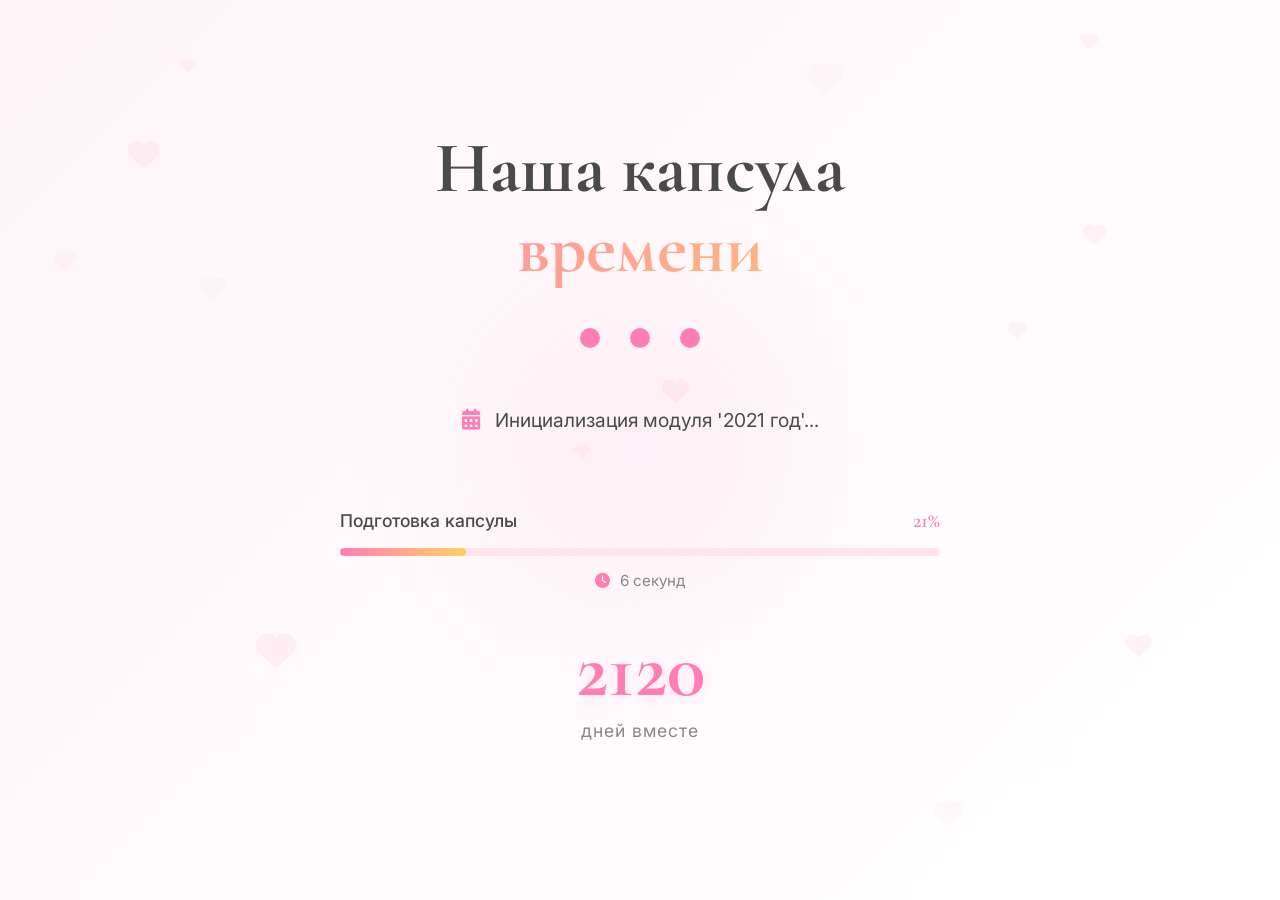
<file: index.html>
<!DOCTYPE html>
<html lang="ru">
<head>
    <meta charset="UTF-8">
    <meta name="viewport" content="width=device-width, initial-scale=1.0">
    <title>Загрузка • Капсула времени</title>
    <link rel="stylesheet" href="loading.css">
    <link rel="preconnect" href="https://fonts.googleapis.com">
    <link rel="preconnect" href="https://fonts.gstatic.com" crossorigin>
    <link href="https://fonts.googleapis.com/css2?family=Cormorant+Garamond:wght@400;500;600;700&family=Inter:wght@300;400;500&display=swap" rel="stylesheet">
    <link rel="stylesheet" href="https://cdnjs.cloudflare.com/ajax/libs/font-awesome/6.4.0/css/all.min.css">
    <link rel="icon" type="image/x-icon" href="assets/icons/heart.ico">
</head>
<body>
    <!-- Загрузочный экран -->
    <div class="loading-container">
        <!-- Анимированный фон как на главной -->
        <div class="loading-background">
            <div class="floating-heart"><i class="fas fa-heart"></i></div>
            <div class="floating-heart"><i class="fas fa-heart"></i></div>
            <div class="floating-heart"><i class="fas fa-heart"></i></div>
        </div>
        
        <!-- Основной контент загрузки -->
        <div class="loading-content">
            <!-- Центральная часть -->
            <div class="loading-main">
                <div class="loading-title">
                    <h1>Наша капсула</h1>
                    <h1 class="highlight">времени</h1>
                </div>
                
                <!-- Анимация сердечек -->
                <div class="hearts-animation">
                    <div class="heart-pulse"></div>
                    <div class="heart-pulse"></div>
                    <div class="heart-pulse"></div>
                </div>
                
                <!-- Сообщения о загрузке -->
                <div class="loading-messages">
                    <div class="message active" id="message1">
                        <i class="fas fa-heart"></i>
                        <span>Загрузка системы воспоминаний...</span>
                    </div>
                    <div class="message" id="message2">
                        <i class="fas fa-calendar-alt"></i>
                        <span>Инициализация модуля '2021 год'...</span>
                    </div>
                    <div class="message" id="message3">
                        <i class="fas fa-images"></i>
                        <span>Подготовка фотографий...</span>
                    </div>
                    <div class="message" id="message4">
                        <i class="fas fa-gamepad"></i>
                        <span>Настройка интерактивных элементов...</span>
                    </div>
                    <div class="message" id="message5">
                        <i class="fas fa-lock"></i>
                        <span>Проверка доступа к капсуле...</span>
                    </div>
                    <div class="message" id="message6">
                        <i class="fas fa-rocket"></i>
                        <span>Всё готово! Перенаправление...</span>
                    </div>
                </div>
                
                <!-- Прогресс-бар -->
                <div class="loading-progress">
                    <div class="progress-info">
                        <span class="progress-text">Подготовка капсулы</span>
                        <span class="progress-percent" id="progressPercent">0%</span>
                    </div>
                    <div class="progress-bar">
                        <div class="progress-fill" id="progressFill"></div>
                    </div>
                    <div class="progress-time">
                        <i class="fas fa-clock"></i>
                        <span id="timeRemaining">7 секунд</span>
                    </div>
                </div>
                
                <!-- Счётчик дней -->
                <div class="loading-counter">
                    <div class="counter-number" id="loadingDays">1826</div>
                    <div class="counter-label">дней вместе</div>
                </div>
            </div>
        </div>
        
        <!-- Эффект свечения -->
        <div class="glow-effect"></div>
    </div>

    <script src="loading.js"></script>
</body>
</html>
</file>
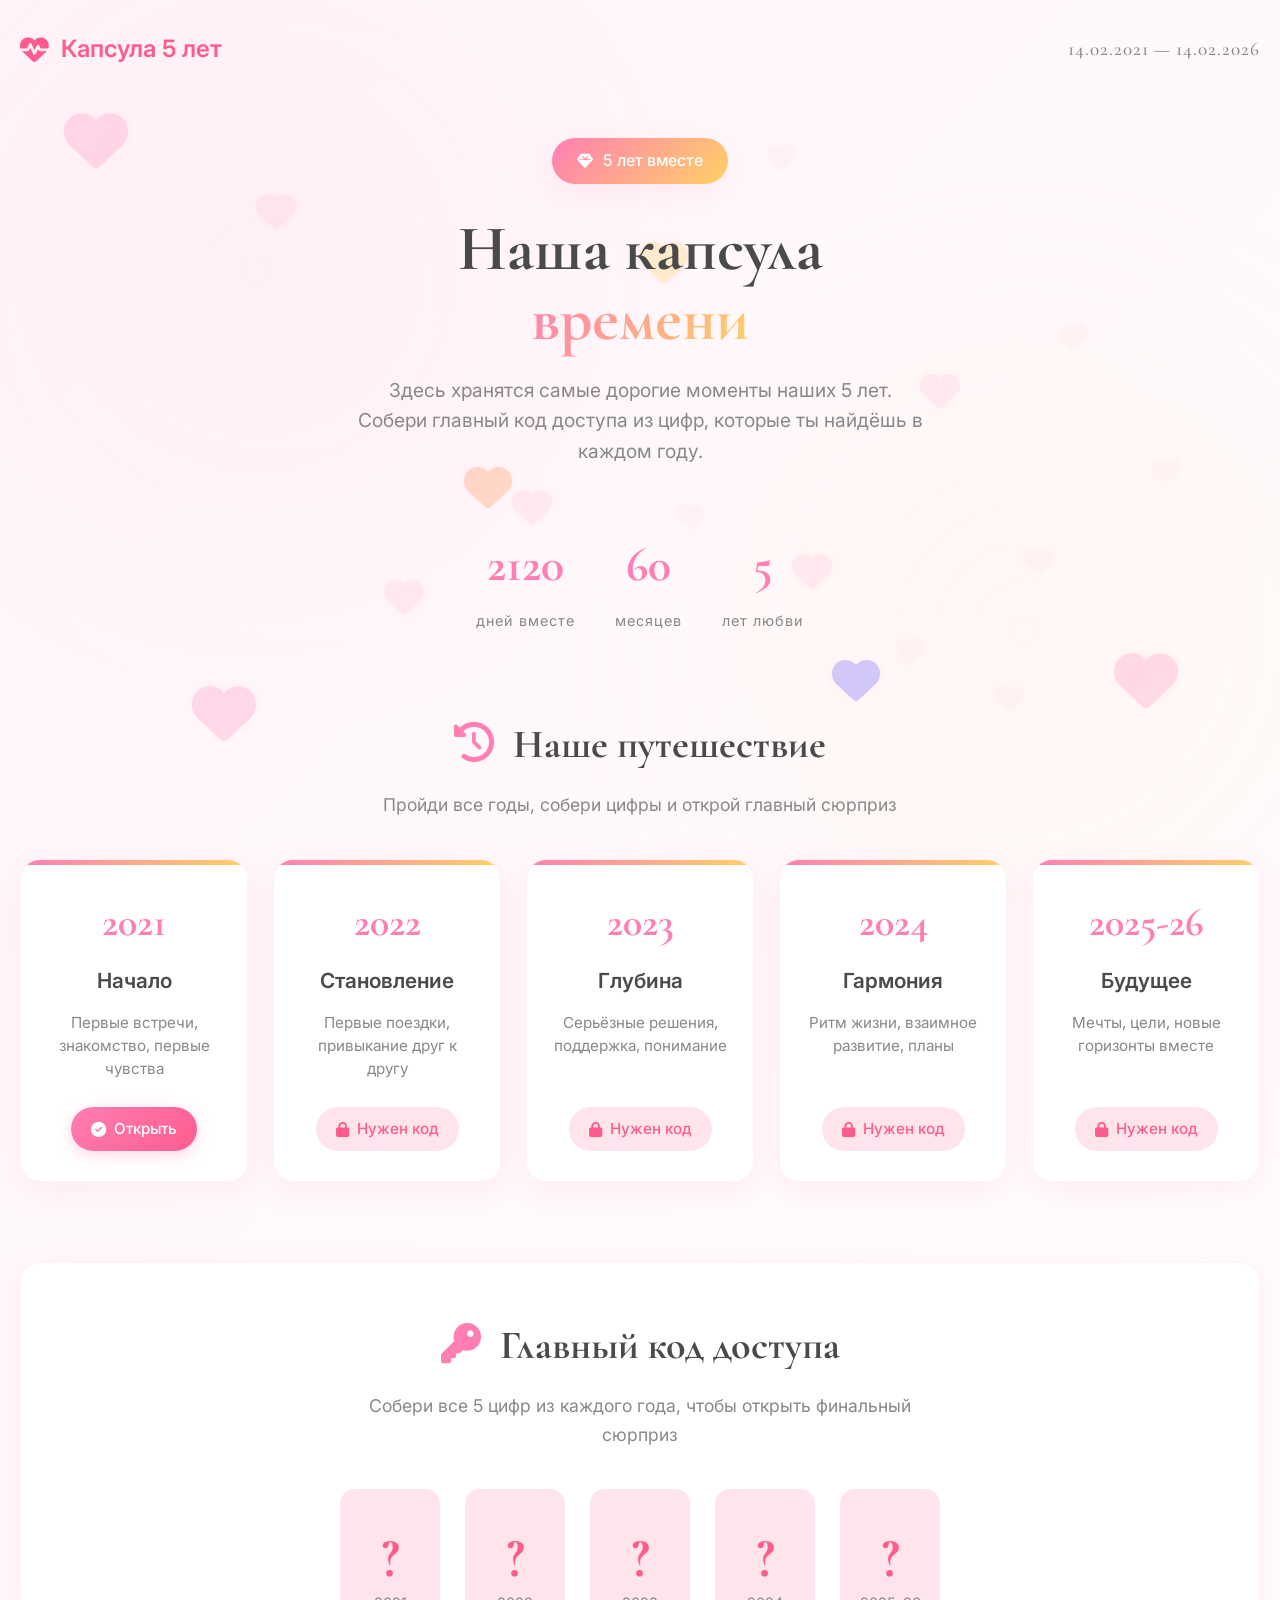
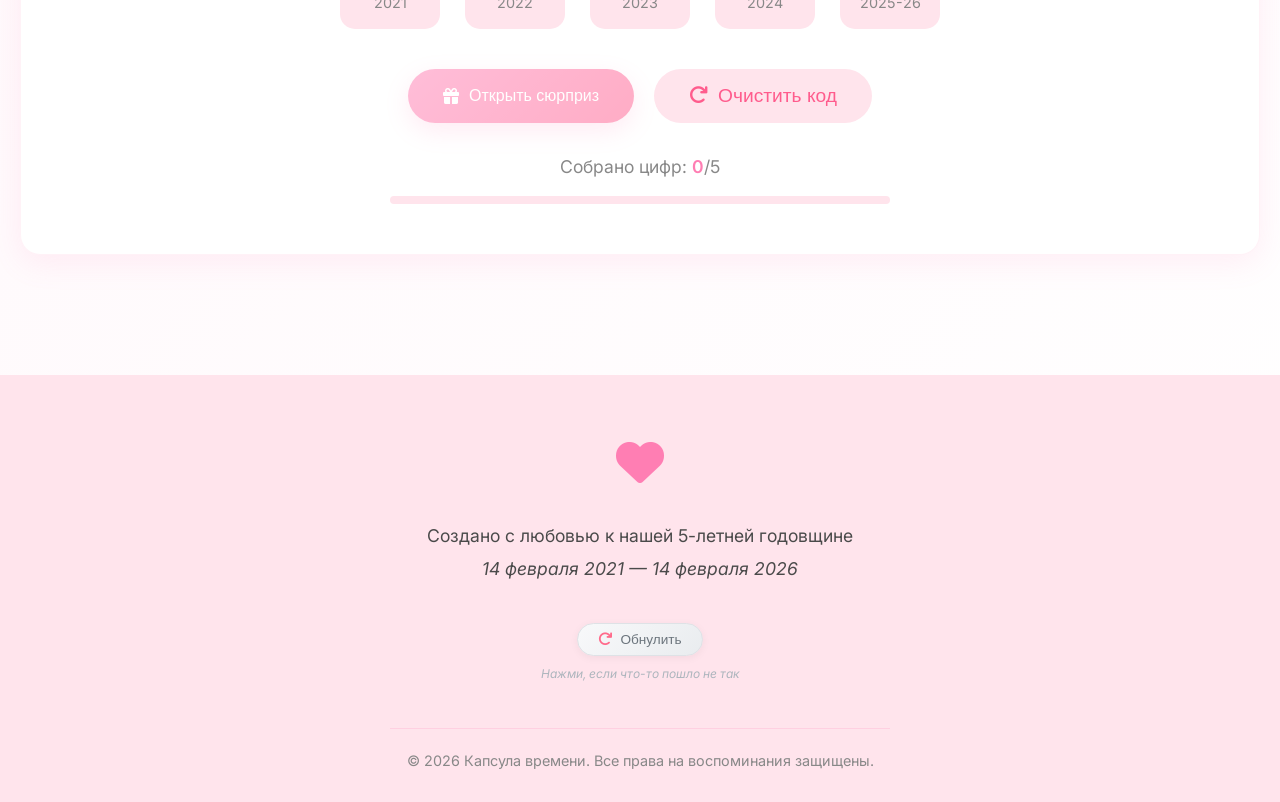
<file: main.html>
<!DOCTYPE html>
<html lang="ru">
<head>
    <meta charset="UTF-8">
    <meta name="viewport" content="width=device-width, initial-scale=1.0">
    <title>Капсула времени • 5 лет вместе</title>
    <link rel="stylesheet" href="style.css">
    <link rel="preconnect" href="https://fonts.googleapis.com">
    <link rel="preconnect" href="https://fonts.gstatic.com" crossorigin>
    <link href="https://fonts.googleapis.com/css2?family=Cormorant+Garamond:wght@400;500;600;700&family=Inter:wght@300;400;500&display=swap" rel="stylesheet">
    <link rel="stylesheet" href="https://cdnjs.cloudflare.com/ajax/libs/font-awesome/6.4.0/css/all.min.css">
    <link rel="icon" type="image/x-icon" href="assets/icons/heart.ico">
</head>
<body>
     <!-- Анимированный фон с множеством сердечек -->
    <div class="floating-hearts-bg">
        <!-- Первая группа сердечек (крупные) -->
        <div class="heart-float large heart-1"><i class="fas fa-heart"></i></div>
        <div class="heart-float large heart-2"><i class="fas fa-heart"></i></div>
        <div class="heart-float large heart-3"><i class="fas fa-heart"></i></div>
        
        <!-- Вторая группа сердечек (средние) -->
        <div class="heart-float medium heart-4"><i class="fas fa-heart"></i></div>
        <div class="heart-float medium heart-5"><i class="fas fa-heart"></i></div>
        <div class="heart-float medium heart-6"><i class="fas fa-heart"></i></div>
        <div class="heart-float medium heart-7"><i class="fas fa-heart"></i></div>
        <div class="heart-float medium heart-8"><i class="fas fa-heart"></i></div>
        
        <!-- Третья группа сердечек (маленькие) -->
        <div class="heart-float small heart-9"><i class="fas fa-heart"></i></div>
        <div class="heart-float small heart-10"><i class="fas fa-heart"></i></div>
        <div class="heart-float small heart-11"><i class="fas fa-heart"></i></div>
        <div class="heart-float small heart-12"><i class="fas fa-heart"></i></div>
        <div class="heart-float small heart-13"><i class="fas fa-heart"></i></div>
        <div class="heart-float small heart-14"><i class="fas fa-heart"></i></div>
        <div class="heart-float small heart-15"><i class="fas fa-heart"></i></div>
        
        <!-- Особые сердечки (разные цвета) -->
        <div class="heart-float special heart-16"><i class="fas fa-heart"></i></div>
        <div class="heart-float special heart-17"><i class="fas fa-heart"></i></div>
        <div class="heart-float special heart-18"><i class="fas fa-heart"></i></div>
    </div>

    <!-- Модальное окно для ввода кода года -->
    <div class="modal-overlay" id="yearCodeModal">
        <div class="modal-content">
            <div class="modal-header">
                <h2><i class="fas fa-lock"></i> Код доступа к <span id="modalYearTitle">2022</span> году</h2>
                <button class="modal-close" id="closeModalBtn">&times;</button>
            </div>
            
            <p class="modal-description">
                Введи 4-значный код, который ты найдёшь на странице этого года
            </p>
            
            <div class="code-input-container">
                <div class="code-input-display" id="yearCodeDisplay">
                    <div class="code-digit-input" data-index="0"></div>
                    <div class="code-digit-input" data-index="1"></div>
                    <div class="code-digit-input" data-index="2"></div>
                    <div class="code-digit-input" data-index="3"></div>
                </div>
                
                <div class="code-keyboard">
                    <div class="keyboard-row">
                        <button class="key-btn" data-key="1">1</button>
                        <button class="key-btn" data-key="2">2</button>
                        <button class="key-btn" data-key="3">3</button>
                    </div>
                    <div class="keyboard-row">
                        <button class="key-btn" data-key="4">4</button>
                        <button class="key-btn" data-key="5">5</button>
                        <button class="key-btn" data-key="6">6</button>
                    </div>
                    <div class="keyboard-row">
                        <button class="key-btn" data-key="7">7</button>
                        <button class="key-btn" data-key="8">8</button>
                        <button class="key-btn" data-key="9">9</button>
                    </div>
                    <div class="keyboard-row">
                        <button class="key-btn btn-clear" id="clearCodeBtn"><i class="fas fa-backspace"></i></button>
                        <button class="key-btn" data-key="0">0</button>
                        <button class="key-btn btn-enter" id="submitYearCodeBtn"><i class="fas fa-check"></i></button>
                    </div>
                </div>
            </div>
            
            <div class="error-message" id="yearCodeError">
                <i class="fas fa-exclamation-circle"></i>
                <span>Неверный код. Попробуй ещё раз!</span>
            </div>
        </div>
    </div>

    <!-- Основной контейнер -->
    <div class="container">
        <!-- Шапка -->
        <header class="header">
            <div class="header-content">
                <div class="logo">
                    <i class="fas fa-heartbeat"></i>
                    <span>Капсула 5 лет</span>
                </div>
                <div class="date-display">
                    14.02.2021 — 14.02.2026
                </div>
            </div>
        </header>

        <!-- Главный контент -->
        <main class="main-content">
            <!-- Приветственная секция -->
            <section class="welcome-section">
                <div class="anniversary-badge">
                    <i class="fas fa-gem"></i>
                    <span>5 лет вместе</span>
                </div>
                
                <h1 class="main-title">
                    Наша капсула<br>
                    <span class="highlight">времени</span>
                </h1>
                
                <p class="subtitle">
                    Здесь хранятся самые дорогие моменты наших 5 лет.<br>
                    Собери главный код доступа из цифр, которые ты найдёшь в каждом году.
                </p>
                
                <div class="stats">
                    <div class="stat">
                        <div class="stat-number" id="daysCount">1826</div>
                        <div class="stat-label">дней вместе</div>
                    </div>
                    <div class="stat">
                        <div class="stat-number">60</div>
                        <div class="stat-label">месяцев</div>
                    </div>
                    <div class="stat">
                        <div class="stat-number">5</div>
                        <div class="stat-label">лет любви</div>
                    </div>
                </div>
            </section>

            <!-- Секция годов -->
            <section class="years-section">
                <h2><i class="fas fa-history"></i> Наше путешествие</h2>
                <p class="section-description">
                    Пройди все годы, собери цифры и открой главный сюрприз
                </p>
                
                <div class="years-grid">
                    <!-- 2021 год -->
                    <div class="year-card" data-year="2021" data-unlocked="true">
                        <div class="year-number">2021</div>
                        <div class="year-title">Начало</div>
                        <div class="year-description">Первые встречи, знакомство, первые чувства</div>
                        <a href="pages/2021/2021.html" class="year-status unlocked">
                            <i class="fas fa-check-circle"></i>
                            <span>Открыть</span>
                        </a>
                    </div>
                    
                    <!-- 2022 год -->
                    <div class="year-card" data-year="2022" data-unlocked="false">
                        <div class="year-number">2022</div>
                        <div class="year-title">Становление</div>
                        <div class="year-description">Первые поездки, привыкание друг к другу</div>
                        <div class="year-status locked" data-year="2022">
                            <i class="fas fa-lock"></i>
                            <span>Нужен код</span>
                        </div>
                    </div>
                    
                    <!-- 2023 год -->
                    <div class="year-card" data-year="2023" data-unlocked="false">
                        <div class="year-number">2023</div>
                        <div class="year-title">Глубина</div>
                        <div class="year-description">Серьёзные решения, поддержка, понимание</div>
                        <div class="year-status locked" data-year="2023">
                            <i class="fas fa-lock"></i>
                            <span>Нужен код</span>
                        </div>
                    </div>
                    
                    <!-- 2024 год -->
                    <div class="year-card" data-year="2024" data-unlocked="false">
                        <div class="year-number">2024</div>
                        <div class="year-title">Гармония</div>
                        <div class="year-description">Ритм жизни, взаимное развитие, планы</div>
                        <div class="year-status locked" data-year="2024">
                            <i class="fas fa-lock"></i>
                            <span>Нужен код</span>
                        </div>
                    </div>
                    
                    <!-- 2025-26 год -->
                    <div class="year-card" data-year="2025" data-unlocked="false">
                        <div class="year-number">2025-26</div>
                        <div class="year-title">Будущее</div>
                        <div class="year-description">Мечты, цели, новые горизонты вместе</div>
                        <div class="year-status locked" data-year="2025">
                            <i class="fas fa-lock"></i>
                            <span>Нужен код</span>
                        </div>
                    </div>
                </div>
            </section>

            <!-- Секция главного кода -->
            <section class="main-code-section">
                <h2><i class="fas fa-key"></i> Главный код доступа</h2>
                <p class="section-description">
                    Собери все 5 цифр из каждого года, чтобы открыть финальный сюрприз
                </p>

                <!-- Отображение кода -->
                <div class="main-code-display">
                    <div class="main-code-digit" data-index="1" data-year="2021">
                        <div class="digit-number" contenteditable="true">?</div>
                        <div class="digit-source">2021</div>
                    </div>
                    <div class="main-code-digit" data-index="2" data-year="2022">
                        <div class="digit-number" contenteditable="true">?</div>
                        <div class="digit-source">2022</div>
                    </div>
                    <div class="main-code-digit" data-index="3" data-year="2023">
                        <div class="digit-number" contenteditable="true">?</div>
                        <div class="digit-source">2023</div>
                    </div>
                    <div class="main-code-digit" data-index="4" data-year="2024">
                        <div class="digit-number" contenteditable="true">?</div>
                        <div class="digit-source">2024</div>
                    </div>
                    <div class="main-code-digit" data-index="5" data-year="2025">
                        <div class="digit-number" contenteditable="true">?</div>
                        <div class="digit-source">2025-26</div>
                    </div>
                </div>

                <!-- Кнопки действий -->
                <div class="code-actions">
                    <button class="btn btn-check" id="checkMainCodeBtn">
                        <i class="fas fa-gift"></i>
                        Открыть сюрприз
                    </button>
                    <button class="btn btn-clear" id="clearMainCodeBtn">
                        <i class="fas fa-redo"></i>
                        Очистить код
                    </button>
                </div>

                <!-- Прогресс -->
                <div class="progress-info">
                    <div class="progress-text">
                        Собрано цифр: <span id="collectedDigits">0</span>/5
                    </div>
                    <div class="progress-bar">
                        <div class="progress-fill" id="progressFill"></div>
                    </div>
                </div>
            </section>
        </main>

        <!-- Футер -->
        <footer class="footer">
            <div class="footer-content">
                <div class="footer-heart">
                    <i class="fas fa-heart"></i>
                </div>
                <div class="footer-text">
                    <p>Создано с любовью к нашей 5-летней годовщине</p>
                    <p class="footer-date">14 февраля 2021 — 14 февраля 2026</p>
                </div>
                
                <!-- Кнопка обнуления -->
                <div class="reset-button-container">
                    <button class="reset-btn" id="resetBtn" title="Сбросить все прогрессы">
                        <i class="fas fa-redo"></i>
                        <span>Обнулить</span>
                    </button>
                    <div class="reset-hint">
                        Нажми, если что-то пошло не так
                    </div>
                </div>
                
                <!-- Копирайт -->
                <div class="footer-copyright">
                    © 2026 Капсула времени. Все права на воспоминания защищены.
                </div>
            </div>
        </footer>
    </div>

    <script src="script.js"></script>
    <!-- Автоматическая музыка -->
            <audio id="yearMusic" loop autoplay style="display: none;">
                <source src="main.mp3" type="audio/mpeg">
                <!-- Для 2022 года замените src на: assets/audio/2022.mp3 -->
                <!-- Для 2021 года замените src на: assets/audio/2021.mp3 -->
                <!-- Для главной страницы замените src на: assets/audio/main.mp3 -->
            </audio>

            <script>
            document.addEventListener('DOMContentLoaded', function() {
                const audio = document.getElementById('yearMusic');
                
                // Форсированный запуск музыки
                audio.volume = 0.7; // Громкость 70%
                
                function forcePlay() {
                    audio.play()
                        .then(() => console.log('Музыка играет'))
                        .catch(() => {
                            // Если не получилось с первого раза, пробуем снова
                            setTimeout(forcePlay, 1000);
                        });
                }
                
                forcePlay();
                
                // Музыка продолжит играть при переходе между страницами?
                // Нет, так как каждая страница загружается заново.
                // Если хотите непрерывность - используйте версию с localStorage из предыдущего ответа.
            });
            </script>
</body>
</html>
</file>
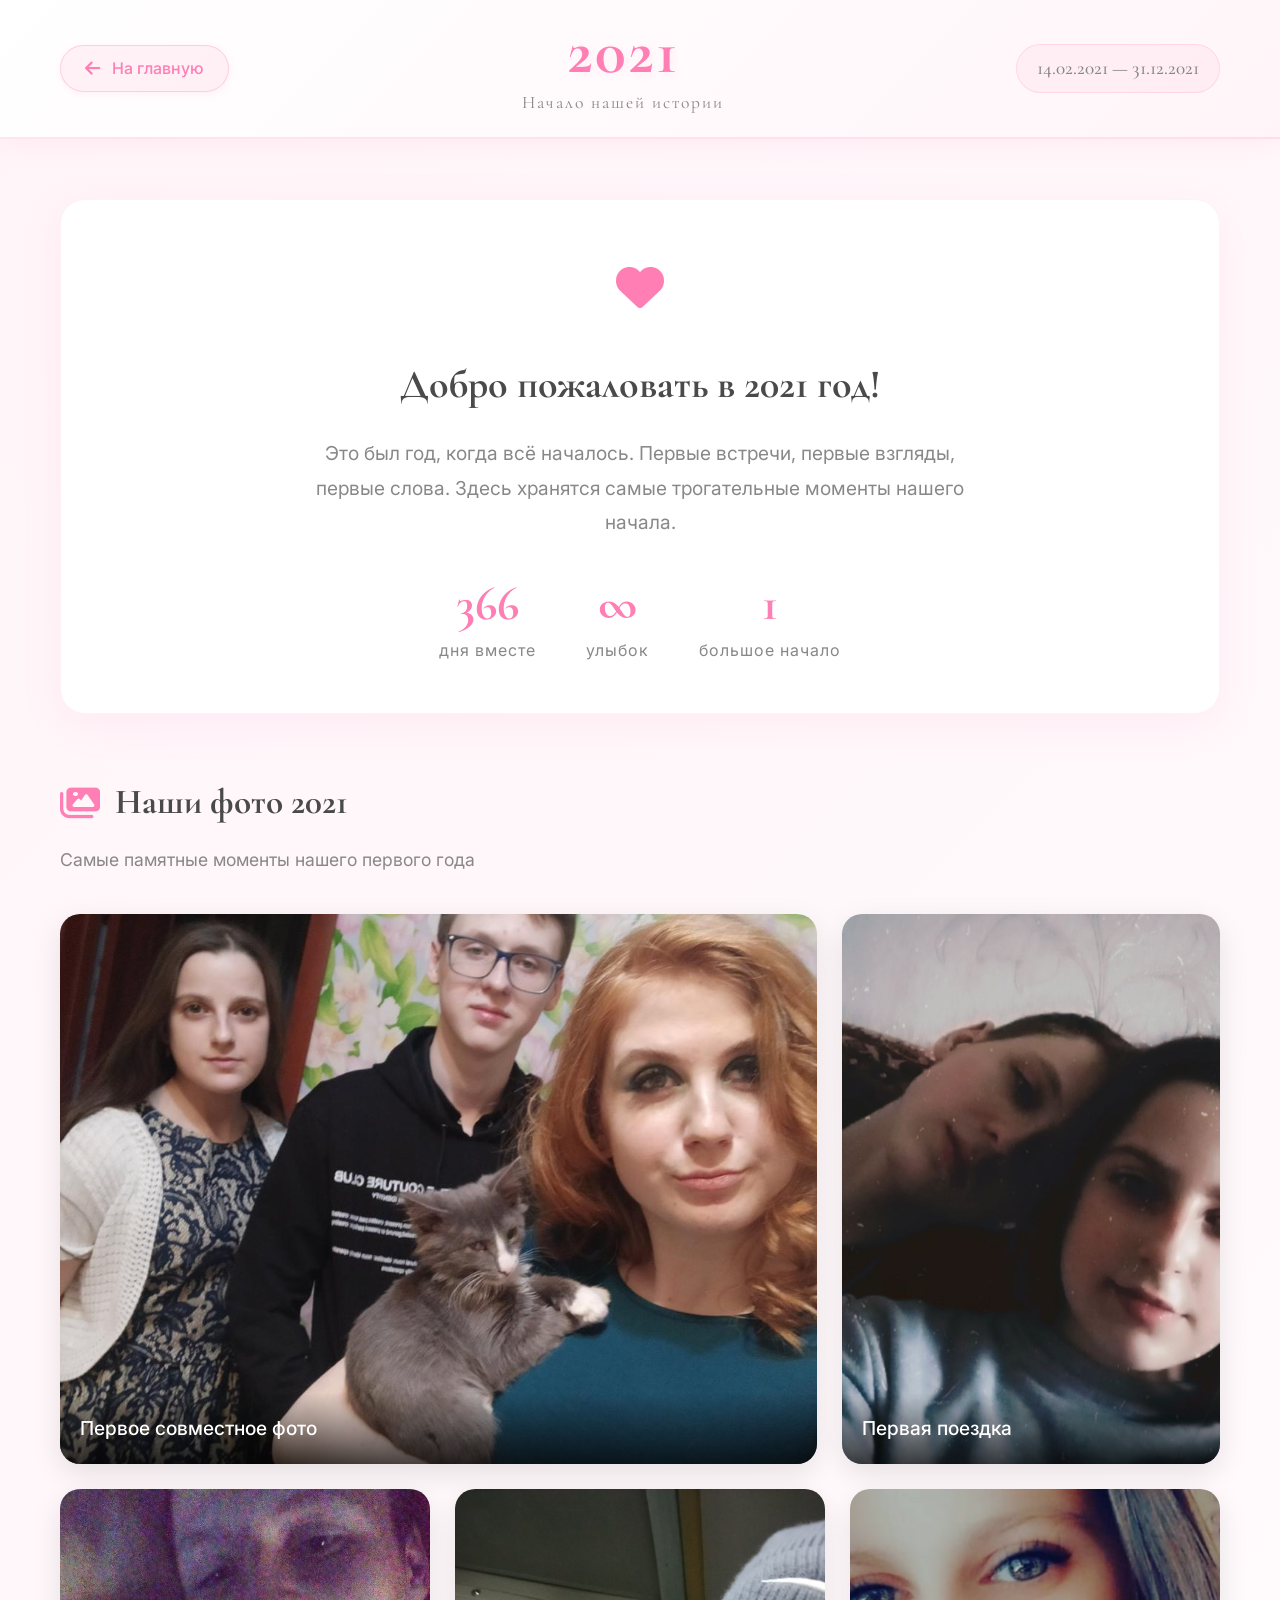
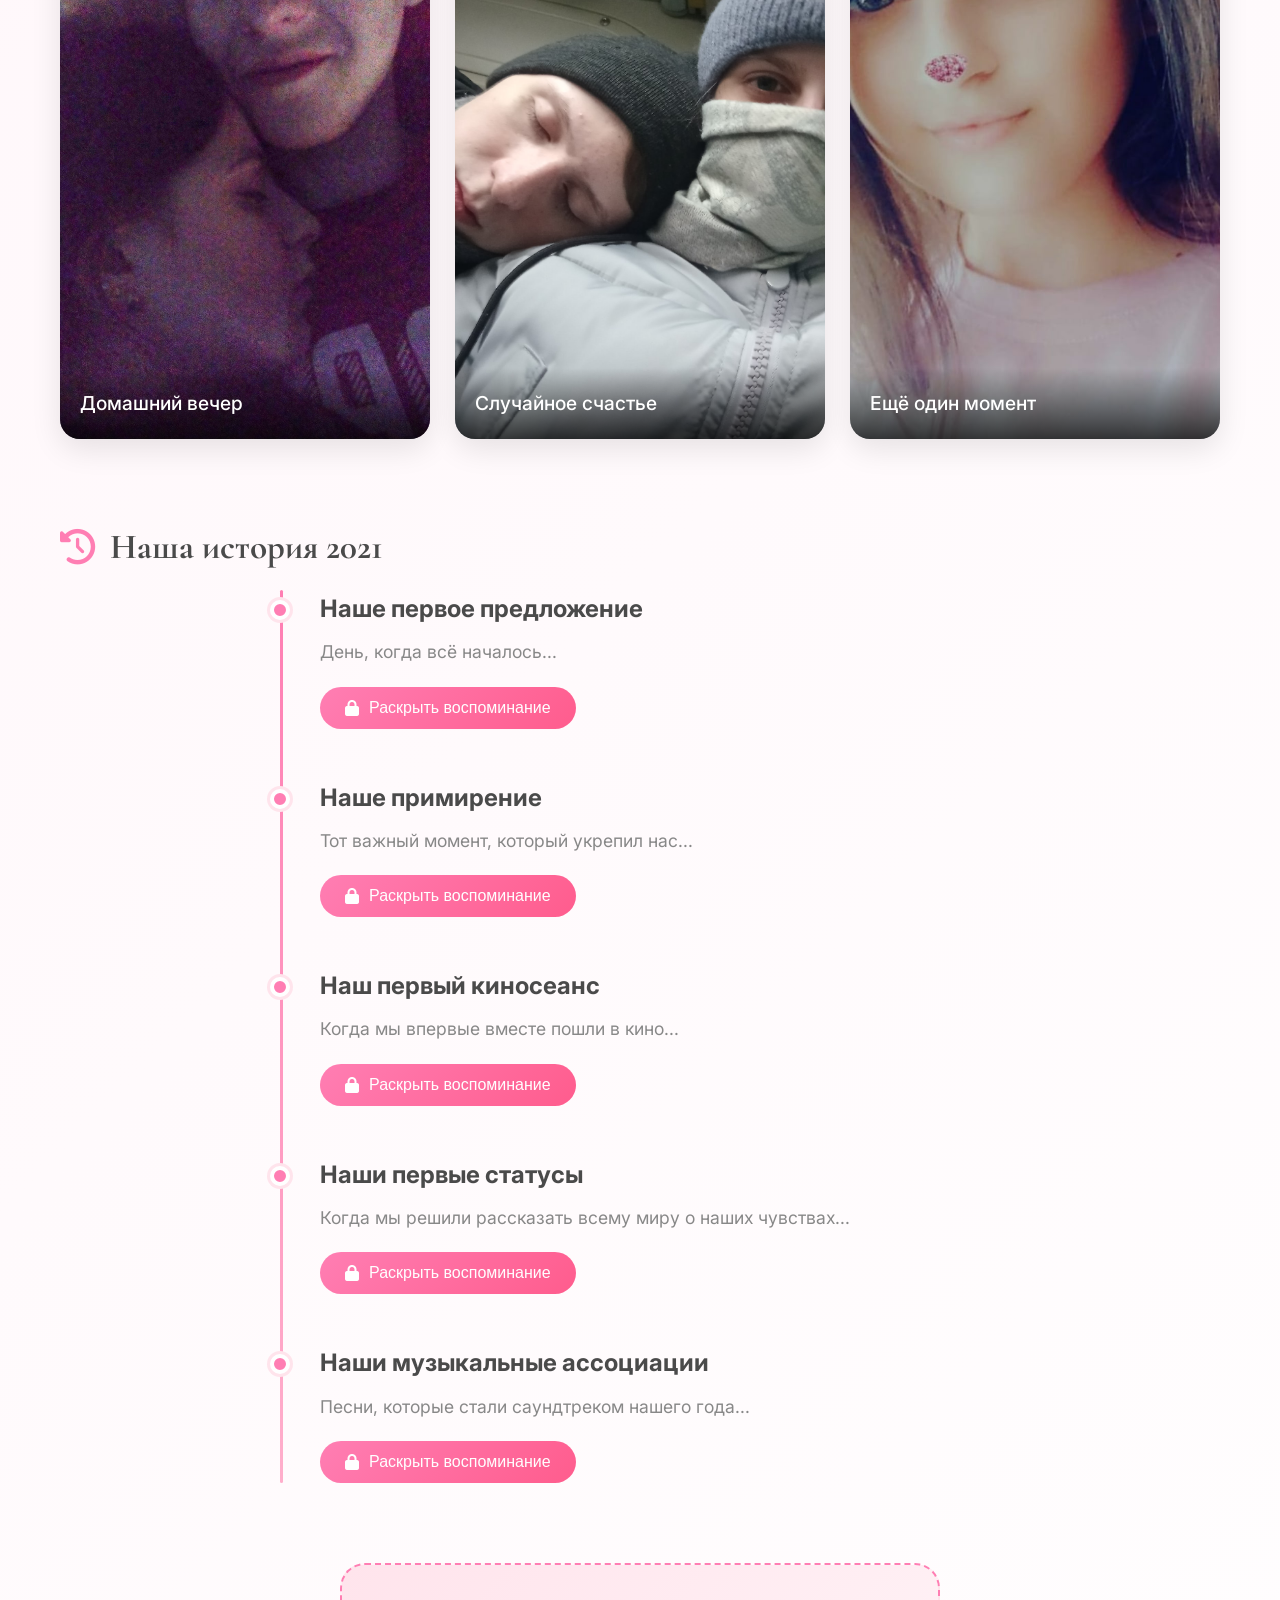
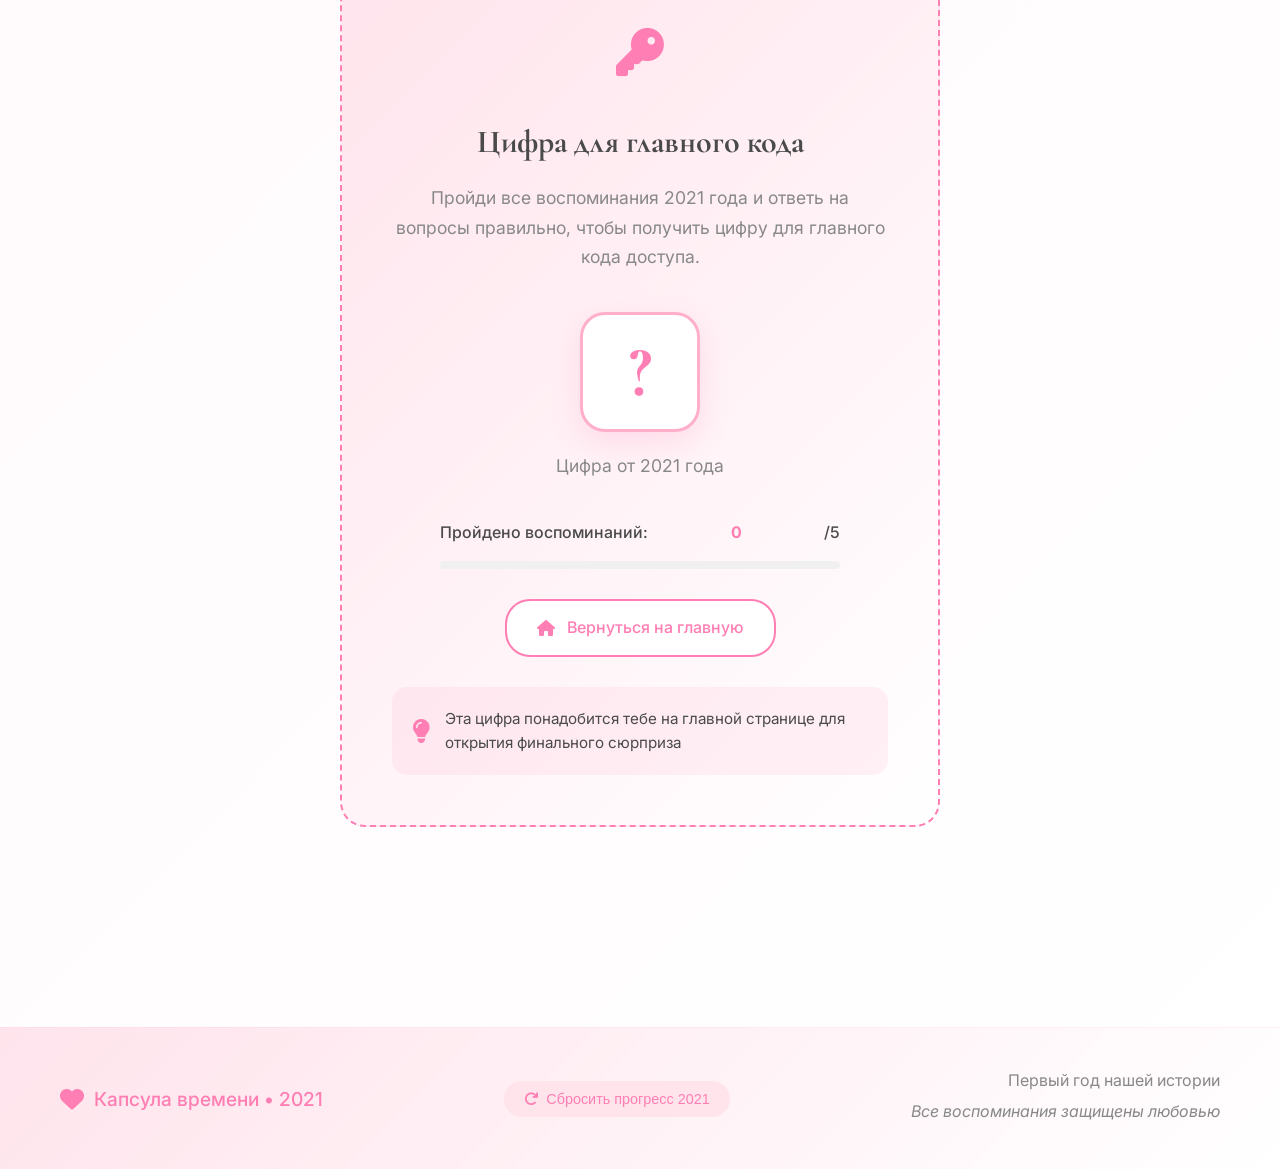
<file: pages/2021/2021.html>
<!DOCTYPE html>
<html lang="ru">
<head>
    <meta charset="UTF-8">
    <meta name="viewport" content="width=device-width, initial-scale=1.0">
    <title>2021 • Начало • Капсула времени</title>
    <link rel="stylesheet" href="2021.css">
    <link rel="preconnect" href="https://fonts.googleapis.com">
    <link rel="preconnect" href="https://fonts.gstatic.com" crossorigin>
    <link href="https://fonts.googleapis.com/css2?family=Cormorant+Garamond:wght@400;500;600;700&family=Inter:wght@300;400;500&display=swap" rel="stylesheet">
    <link rel="stylesheet" href="https://cdnjs.cloudflare.com/ajax/libs/font-awesome/6.4.0/css/all.min.css">
    <link rel="icon" type="image/x-icon" href="assets/icons/heart.ico">
</head>
<body>
    <!-- Анимированные сердечки на фоне -->
    <div class="floating-hearts">
    <div class="heart">❤</div>
    <div class="heart">❤</div>
    <div class="heart">❤</div>
    <div class="heart">❤</div>
    <div class="heart">❤</div>
    <div class="heart">❤</div>
    <div class="heart">❤</div>
    <div class="heart">❤</div>
    <div class="heart">❤</div>
    <div class="heart">❤</div>
    <div class="heart">❤</div>
    <div class="heart">❤</div>
    <div class="heart">❤</div>
    <div class="heart">❤</div>
    <div class="heart">❤</div>
</div>

    <!-- Загрузочный экран -->
    <div class="year-loading" id="loadingScreen">
        <div class="loading-content">
            <div class="loading-heart">
                <i class="fas fa-heart"></i>
            </div>
            <h2>Загрузка 2021 года...</h2>
            <p>Подготовка воспоминаний о нашем начале</p>
            <div class="loading-progress">
                <div class="progress-fill"></div>
            </div>
        </div>
    </div>

    <!-- Шапка на всю ширину -->
    <header class="year-header">
        <div class="header-content">
            <a href="../../main.html" class="back-button">
                <i class="fas fa-arrow-left"></i>
                <span>На главную</span>
            </a>
            <div class="year-title">
                <h1>2021</h1>
                <div class="year-subtitle">Начало нашей истории</div>
            </div>
            <div class="header-date">
                14.02.2021 — 31.12.2021
            </div>
        </div>
    </header>

    <!-- Основной контент -->
    <main class="year-main">
        <div class="container">
            <!-- Приветственный блок -->
            <section class="welcome-section">
                <div class="welcome-card">
                    <div class="welcome-icon">
                        <i class="fas fa-heart"></i>
                    </div>
                    <h2>Добро пожаловать в 2021 год!</h2>
                    <p class="welcome-text">
                        Это был год, когда всё началось. Первые встречи, первые взгляды, 
                        первые слова. Здесь хранятся самые трогательные моменты нашего начала.
                    </p>
                    <div class="welcome-stats">
                        <div class="stat">
                            <div class="stat-number">366</div>
                            <div class="stat-label">дня вместе</div>
                        </div>
                        <div class="stat">
                            <div class="stat-number">∞</div>
                            <div class="stat-label">улыбок</div>
                        </div>
                        <div class="stat">
                            <div class="stat-number">1</div>
                            <div class="stat-label">большое начало</div>
                        </div>
                    </div>
                </div>
            </section>

            <!-- Галерея фото -->
            <section class="gallery-section">
                <h2 class="section-title">
                    <i class="fas fa-images"></i>
                    Наши фото 2021
                </h2>
                <p class="section-description">
                    Самые памятные моменты нашего первого года
                </p>
                
                <div class="gallery-collage">
                    <div class="collage-row">
                        <div class="collage-item main-photo">
                            <div class="photo-frame">
                                <img src="assets/photo1.jpg" alt="Наше первое фото" class="collage-img">
                                <div class="photo-caption">Первое совместное фото</div>
                            </div>
                        </div>
                        <div class="collage-item">
                            <div class="photo-frame">
                                <img src="assets/photo2.jpg" alt="Случайное событие" class="collage-img">
                                <div class="photo-caption">Первая поездка</div>
                            </div>
                        </div>
                    </div>
                    <div class="collage-row">
                        <div class="collage-item">
                            <div class="photo-frame">
                                <img src="assets/photo3.jpg" alt="Домашний вечер" class="collage-img">
                                <div class="photo-caption">Домашний вечер</div>
                            </div>
                        </div>
                        <div class="collage-item">
                            <div class="photo-frame">
                                <img src="assets/photo4.jpg" alt="Случайное счастье" class="collage-img">
                                <div class="photo-caption">Случайное счастье</div>
                            </div>
                        </div>
                        <div class="collage-item">
                            <div class="photo-frame">
                                <img src="assets/photo5.jpg" alt="Ещё один момент" class="collage-img">
                                <div class="photo-caption">Ещё один момент</div>
                            </div>
                        </div>
                    </div>
                </div>
            </section>

            <!-- Временная шкала -->
            <section class="timeline-section">
                <h2 class="section-title">
                    <i class="fas fa-history"></i>
                    Наша история 2021
                </h2>
                
                <div class="timeline">
                    <!-- Линия шкалы -->
                    <div class="timeline-line"></div>
                    
                    <!-- Вопрос 1 -->
                    <div class="timeline-event">
                        <div class="timeline-dot"></div>
                        <div class="event-content">
                            <h3>Наше первое предложение</h3>
                            <p>День, когда всё началось...</p>
                            <button class="reveal-btn" data-memory="february">
                                <i class="fas fa-lock"></i>
                                Раскрыть воспоминание
                            </button>
                            <div class="memory-content hidden" id="memory-february">
                                <div class="memory-text">
                                    <p>Тот особенный вечер, когда я понял, что хочу быть только с тобой. Мы сидели и разговаривали о самом важном, и в этот момент я решил, что хочу, чтобы наша история началась именно с тобой.</p>
                                    <div class="memory-question">
                                        <p><strong>Вопрос:</strong> Какое было местоположение, где я предложил тебе начать встречать в 13 лет?</p>
                                        <div class="options">
                                            <label>
                                                <input type="radio" name="location" value="home">
                                                <img src="assets/locations/home.png" alt="Двор" class="option-image">
                                                Во дворе у дома Торайгырова 85
                                            </label>
                                            <label>
                                                <input type="radio" name="location" value="fountain">
                                                <img src="assets/locations/fountain.png" alt="Набережная" class="option-image">
                                                На набережной у фонтана
                                            </label>
                                            <label>
                                                <input type="radio" name="location" value="mosque">
                                                <img src="assets/locations/mosque.png" alt="Мечеть" class="option-image">
                                                На мечети
                                            </label>
                                        </div>
                                        <button class="answer-btn" data-correct="home">Ответить</button>
                                    </div>
                                </div>
                            </div>
                        </div>
                    </div>

                    <!-- Вопрос 2 -->
                    <div class="timeline-event">
                        <div class="timeline-dot"></div>
                        <div class="event-content">
                            <h3>Наше примирение</h3>
                            <p>Тот важный момент, который укрепил нас...</p>
                            <button class="reveal-btn" data-memory="march">
                                <i class="fas fa-lock"></i>
                                Раскрыть воспоминание
                            </button>
                            <div class="memory-content hidden" id="memory-march">
                                <div class="memory-text">
                                    <p>Иногда небольшие размолвки делают отношения только крепче. Этот момент показал нам, как важно говорить друг с другом и находить компромиссы.</p>
                                    <div class="memory-question">
                                        <p><strong>Вопрос:</strong> Точная дата и время, когда мы помирились в 21 году?</p>
                                        <div class="options">
                                            <label><input type="radio" name="date-time" value="1"> 14.02.2021, 2:14</label>
                                            <label><input type="radio" name="date-time" value="2"> 14.02.2021, 3:00</label>
                                            <label><input type="radio" name="date-time" value="3"> 14.02.2021, 2:00</label>
                                        </div>
                                        <button class="answer-btn" data-correct="3">Ответить</button>
                                    </div>
                                </div>
                            </div>
                        </div>
                    </div>

                    <!-- Вопрос 3 -->
                    <div class="timeline-event">
                        <div class="timeline-dot"></div>
                        <div class="event-content">
                            <h3>Наш первый киносеанс</h3>
                            <p>Когда мы впервые вместе пошли в кино...</p>
                            <button class="reveal-btn" data-memory="may">
                                <i class="fas fa-lock"></i>
                                Раскрыть воспоминание
                            </button>
                            <div class="memory-content hidden" id="memory-may">
                                <div class="memory-text">
                                    <p>Мы выбирали фильм почти час, в итоге остановились на том, что посоветовал кассир. Ты ела попкорн, а я украдкой смотрел на твою реакцию во время самых напряжённых сцен.</p>
                                    <div class="memory-question">
                                        <p><strong>Вопрос:</strong> Какой кинофильм был первым просмотренным в кино у нас с тобой в 13 лет?</p>
                                        <div class="text-input-group">
                                            <input type="text" class="text-answer" id="movie-answer" placeholder="Введите название фильма...">
                                        </div>
                                        <button class="help-btn" id="help-btn-may">
                                            <i class="fas fa-life-ring"></i> Спасалка
                                        </button>
                                        <div class="help-question hidden" id="help-question-may">
                                            <p><strong>Второй вопрос:</strong> Какой кинофильм был просмотрен первым в начале наших нынешних отношений в кино?</p>
                                            <input type="text" class="text-answer" id="movie-answer2" placeholder="Введите название фильма...">
                                        </div>
                                        <button class="answer-btn text-answer-btn" data-memory="may">Ответить</button>
                                    </div>
                                </div>
                            </div>
                        </div>
                    </div>

                    <!-- Вопрос 4 -->
                    <div class="timeline-event">
                        <div class="timeline-dot"></div>
                        <div class="event-content">
                            <h3>Наши первые статусы</h3>
                            <p>Когда мы решили рассказать всему миру о наших чувствах...</p>
                            <button class="reveal-btn" data-memory="july">
                                <i class="fas fa-lock"></i>
                                Раскрыть воспоминание
                            </button>
                            <div class="memory-content hidden" id="memory-july">
                                <div class="memory-text">
                                    <p>Ты потратила целый день, выбирая идеальные слова. А я просто написал то, что чувствовал. Когда мы одновременно обновили статусы, это было волшебно.</p>
                                    <div class="memory-question">
                                        <p><strong>Вопрос:</strong> Что у нас написано в описании наших страниц в ВК?</p>
                                        <div class="dual-input-group">
                                            <div class="input-with-label">
                                                <label>У тебя:</label>
                                                <input type="text" class="text-answer" id="vk-answer-her" placeholder="Введите текст статуса...">
                                            </div>
                                            <div class="input-with-label">
                                                <label>У меня:</label>
                                                <input type="text" class="text-answer" id="vk-answer-me" placeholder="Введите текст статуса...">
                                            </div>
                                        </div>
                                        <button class="answer-btn text-answer-btn" data-memory="july">Ответить</button>
                                    </div>
                                </div>
                            </div>
                        </div>
                    </div>

                    <!-- Вопрос 5 -->
                    <div class="timeline-event">
                        <div class="timeline-dot"></div>
                        <div class="event-content">
                            <h3>Наши музыкальные ассоциации</h3>
                            <p>Песни, которые стали саундтреком нашего года...</p>
                            <button class="reveal-btn" data-memory="november">
                                <i class="fas fa-lock"></i>
                                Раскрыть воспоминание
                            </button>
                            <div class="memory-content hidden" id="memory-november">
                                <div class="memory-text">
                                    <p>Ты включала эту песню, когда мы ехали куда-то вместе. Я сначала делал вид, что не слушаю, но потом сам начал подпевать. Теперь эти мелодии напоминают мне о тебе.</p>
                                    <div class="memory-question">
                                        <p><strong>Вопрос:</strong> Из какой песни были взяты эти строки из предыдущего вопроса?</p>
                                        <div class="options">
                                            <label><input type="radio" name="song" value="5sta"> 5sta Family - Вместе Мы</label>
                                            <label><input type="radio" name="song" value="miyagi"> Miyagi - I Got Love</label>
                                            <label><input type="radio" name="song" value="vorobiev"> Алексей Воробьев - На стене в твоем подъезде</label>
                                        </div>
                                        <button class="answer-btn" data-correct="5sta">Ответить</button>
                                    </div>
                                </div>
                            </div>
                        </div>
                    </div>
                </div>
            </section>

            <!-- Секция с кодом -->
            <section class="code-section">
                <div class="code-card">
                    <div class="code-icon">
                        <i class="fas fa-key"></i>
                    </div>
                    <h3>Цифра для главного кода</h3>
                    <p class="code-description">
                        Пройди все воспоминания 2021 года и ответь на вопросы правильно, 
                        чтобы получить цифру для главного кода доступа.
                    </p>
                    
                    <div class="code-display">
                        <div class="code-digit" id="yearCodeDigit">?</div>
                        <div class="digit-label">Цифра от 2021 года</div>
                    </div>
                    
                    <div class="additional-code hidden" id="additionalCode">
                        <div class="code-icon-small">
                            <i class="fas fa-forward"></i>
                        </div>
                        <h4>Код для 2022 года</h4>
                        <div class="full-code-display">
                            <div class="code-char">7</div>
                            <div class="code-char">4</div>
                            <div class="code-char">5</div>
                            <div class="code-char">9</div>
                        </div>
                        <p class="code-hint-small">Используй этот код на странице 2022 года</p>
                    </div>
                    
                    <div class="progress-info">
                        <div class="progress-text">
                            Пройдено воспоминаний: <span id="completedCount">0</span>/5
                        </div>
                        <div class="progress-bar">
                            <div class="progress-fill" id="memoryProgress"></div>
                        </div>
                    </div>
                    
                    <div class="code-action">
                        <a href="../../main.html" class="code-home-btn">
                            <i class="fas fa-home"></i>
                            Вернуться на главную
                        </a>
                    </div>
                    
                    <div class="code-hint">
                        <i class="fas fa-lightbulb"></i>
                        <p>Эта цифра понадобится тебе на главной странице для открытия финального сюрприза</p>
                    </div>
                </div>
            </section>
        </div>
    </main>

    <!-- Футер на всю ширину -->
    <footer class="year-footer">
        <div class="footer-content">
            <div class="footer-logo">
                <i class="fas fa-heart"></i>
                <span>Капсула времени • 2021</span>
            </div>
            <div class="footer-actions">
                <button class="reset-btn" id="resetBtn2021">
                    <i class="fas fa-redo"></i>
                    Сбросить прогресс 2021
                </button>
            </div>
            <div class="footer-copy">
                <p>Первый год нашей истории</p>
                <p class="footer-note">Все воспоминания защищены любовью</p>
            </div>
        </div>
    </footer>

    <!-- Модальное окно подтверждения сброса -->
    <div class="modal-overlay" id="confirmModal">
        <div class="modal-content confirm-modal">
            <div class="modal-header">
                <h2><i class="fas fa-exclamation-triangle"></i> Подтверждение</h2>
                <button class="modal-close">&times;</button>
            </div>
            <div class="modal-body">
                <p>Точно сбросить прогресс 2021 года?</p>
                <p class="modal-warning">Все ответы и открытые воспоминания будут удалены. Это действие нельзя отменить.</p>
            </div>
            <div class="modal-actions">
                <button class="modal-btn danger" id="confirmResetBtn">
                    <i class="fas fa-trash"></i> Да, сбросить
                </button>
                <button class="modal-btn secondary" id="cancelResetBtn">
                    Отмена
                </button>
            </div>
        </div>
    </div>

    <!-- Модальное окно с цифрой -->
    <div class="modal-overlay" id="codeModal">
        <div class="modal-content">
            <div class="modal-header">
                <h2><i class="fas fa-star"></i> Поздравляем!</h2>
                <button class="modal-close">&times;</button>
            </div>
            <div class="modal-body">
                <p>Ты успешно прошла все воспоминания 2021 года!</p>
                <div class="modal-code">
                    <div class="modal-digit" id="modalCodeDigit">5</div>
                    <div class="modal-code-label">Цифра для главного кода</div>
                </div>
                <div class="modal-additional-code">
                    <div class="modal-full-code">
                        <div class="modal-code-char">7</div>
                        <div class="modal-code-char">4</div>
                        <div class="modal-code-char">5</div>
                        <div class="modal-code-char">9</div>
                    </div>
                    <div class="modal-code-label">Код для 2022 года</div>
                </div>
                <p class="modal-hint">
                    Запомни эти коды или запиши. Цифра понадобится на главной странице 
                    для составления полного кода доступа к сюрпризу. Код для 2022 года используй на следующей странице.
                </p>
            </div>
            <div class="modal-actions">
                <button class="modal-btn primary" id="copyCodeBtn">
                    <i class="fas fa-copy"></i> Скопировать оба кода
                </button>
                <button class="modal-btn secondary" id="closeModalBtn">
                    Понятно
                </button>
            </div>
        </div>
    </div>

    <script src="2021.js"></script>
    <!-- Фоновая музыка -->
<audio id="bgMusic" autoplay loop>
    <source src="2021.mp3" type="audio/mpeg">
</audio>

<script>
    // Автоматическое воспроизведение музыки
    document.addEventListener('DOMContentLoaded', function() {
        var audio = document.getElementById('bgMusic');
        audio.volume = 0.7; // Громкость 70%
        
        // Пытаемся запустить музыку
        var playPromise = audio.play();
        
        if (playPromise !== undefined) {
            playPromise.catch(function() {
                // Если автозапуск заблокирован браузером, запускаем после любого клика
                document.body.addEventListener('click', function() {
                    audio.play();
                }, { once: true });
            });
        }
    });
</script>
</body>
</html>
</file>
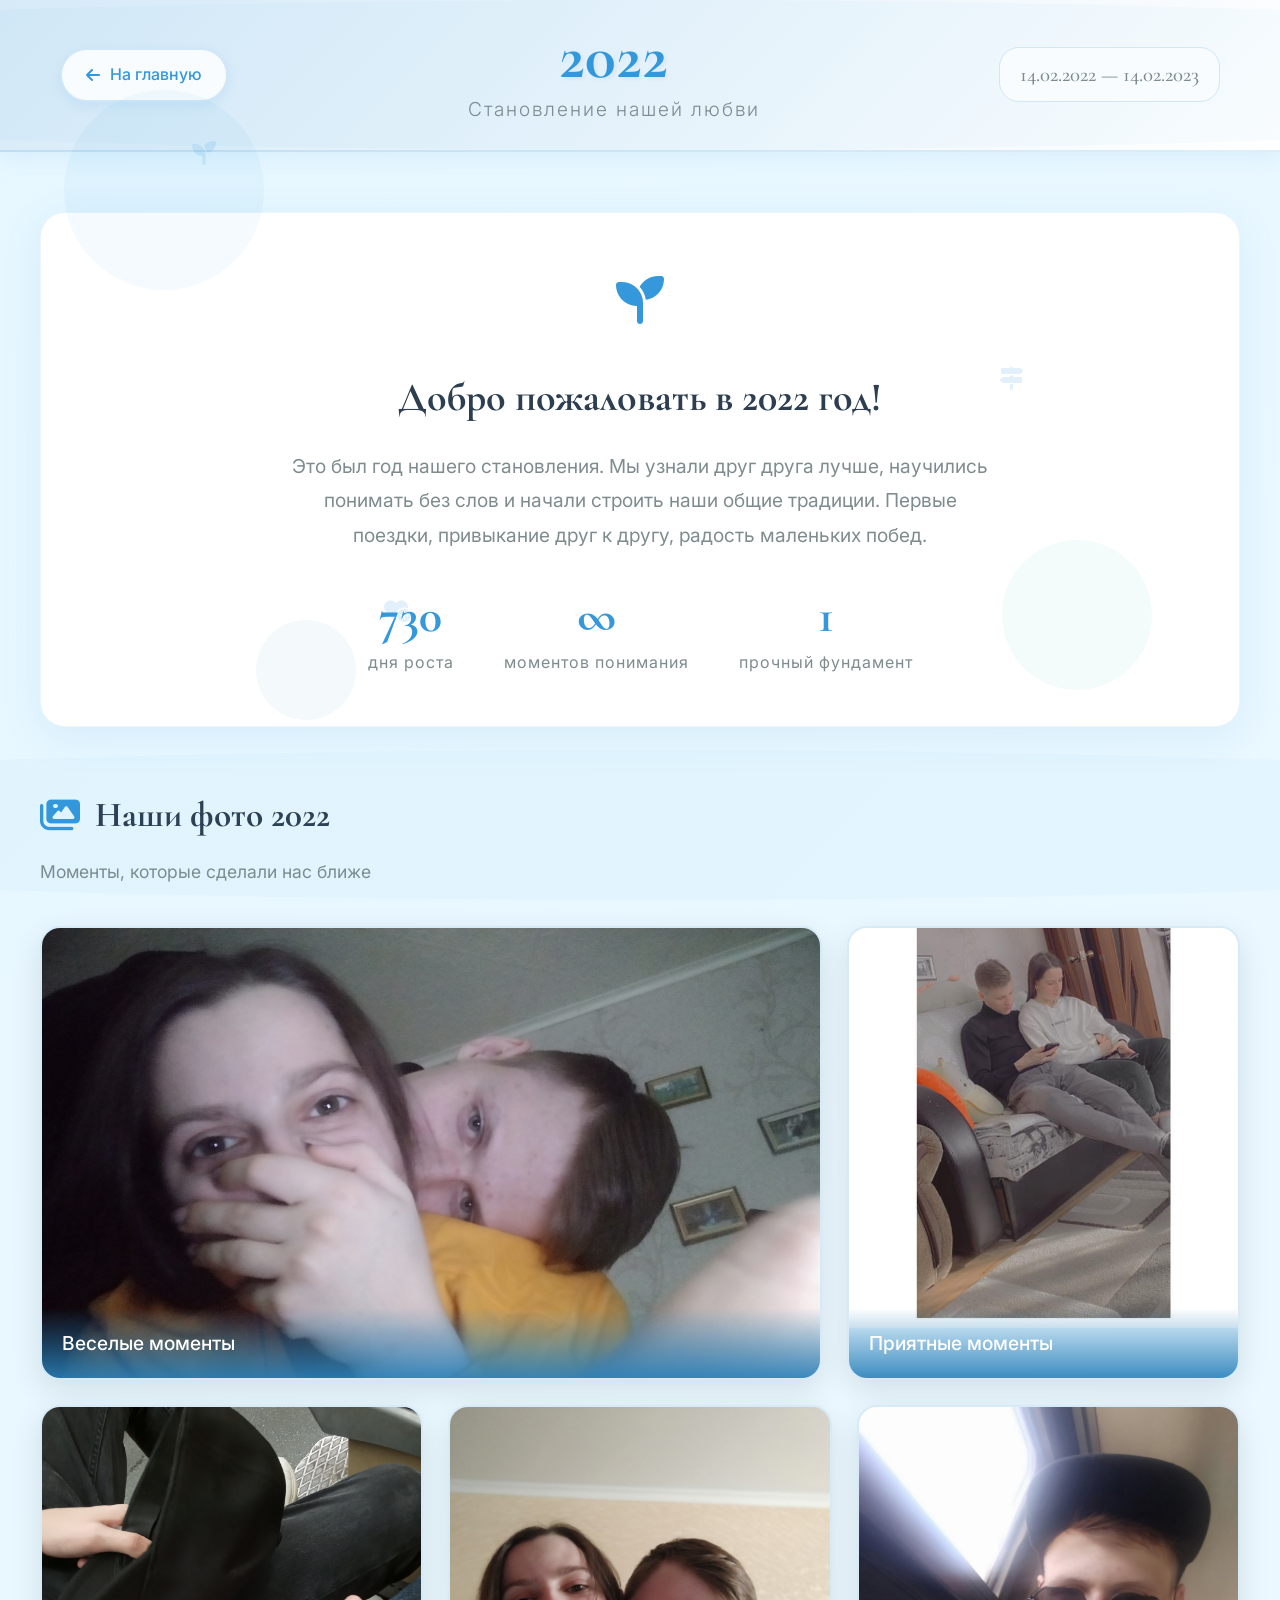
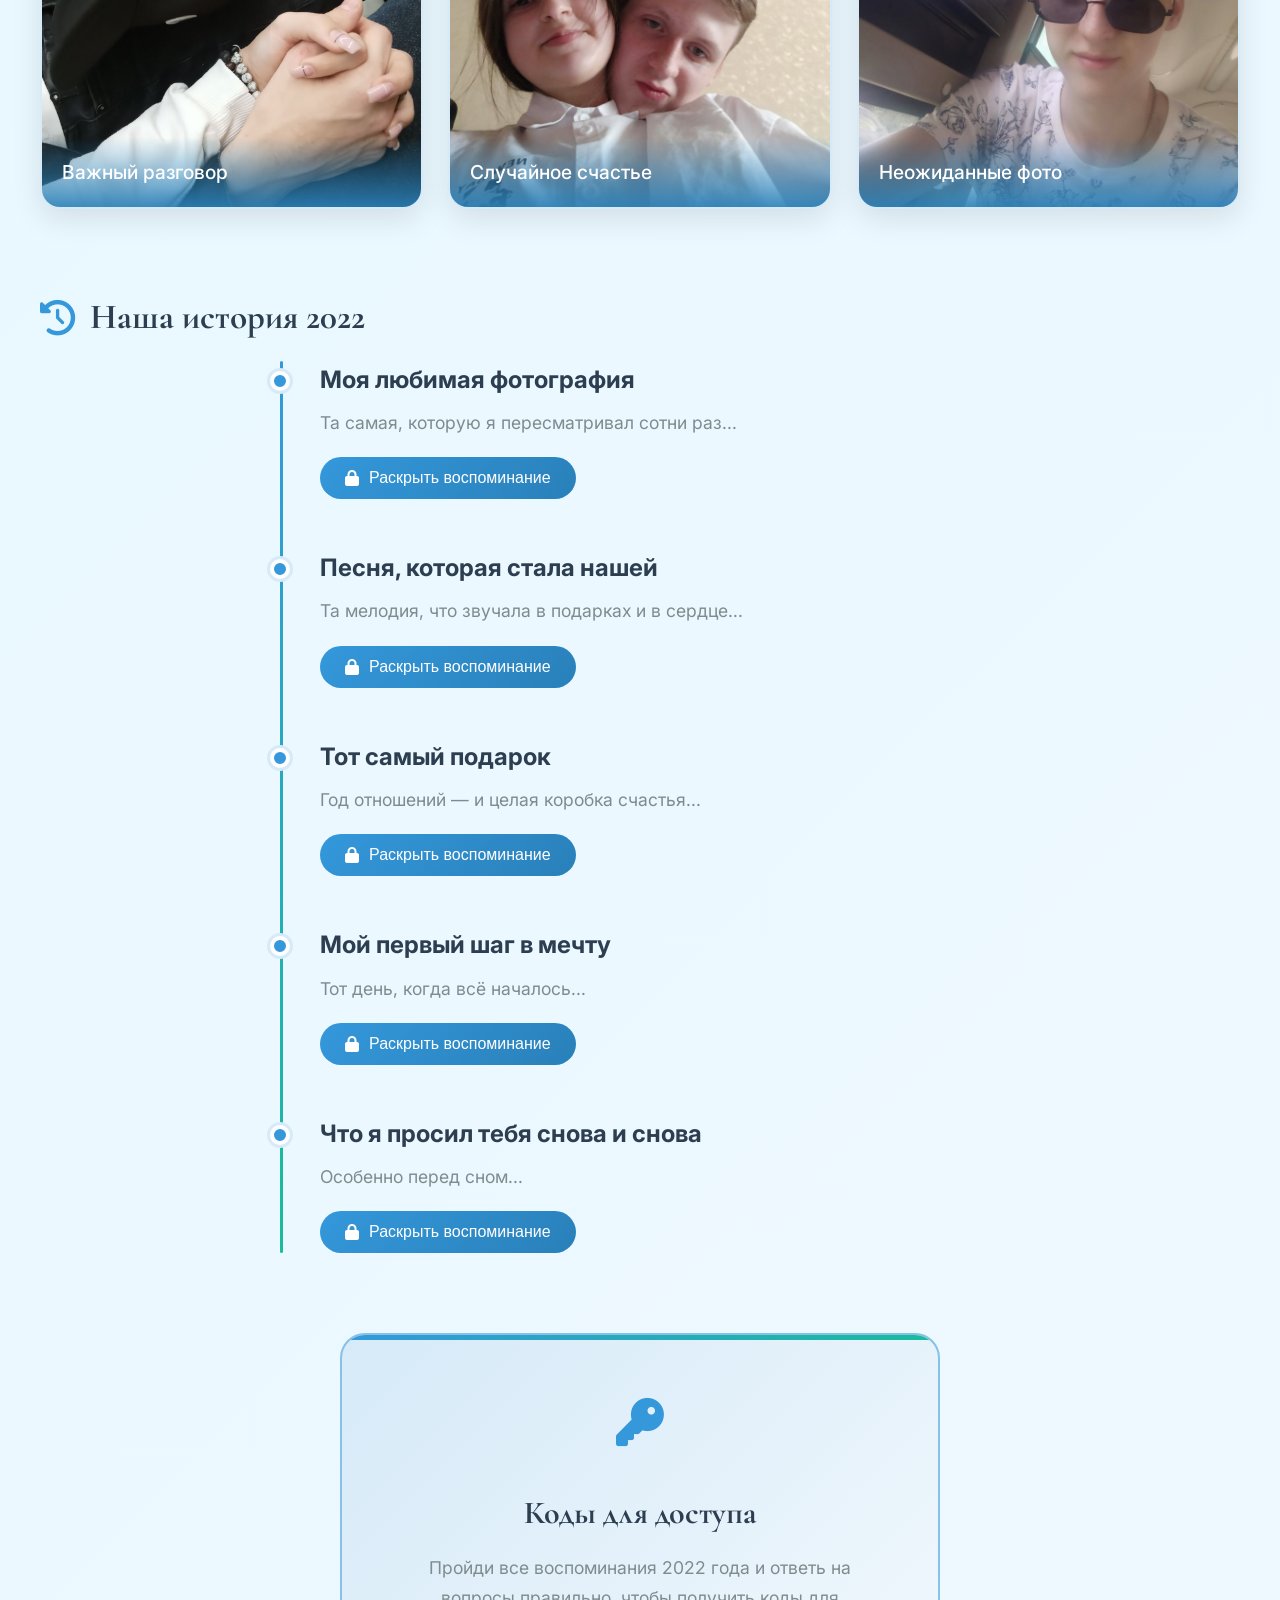
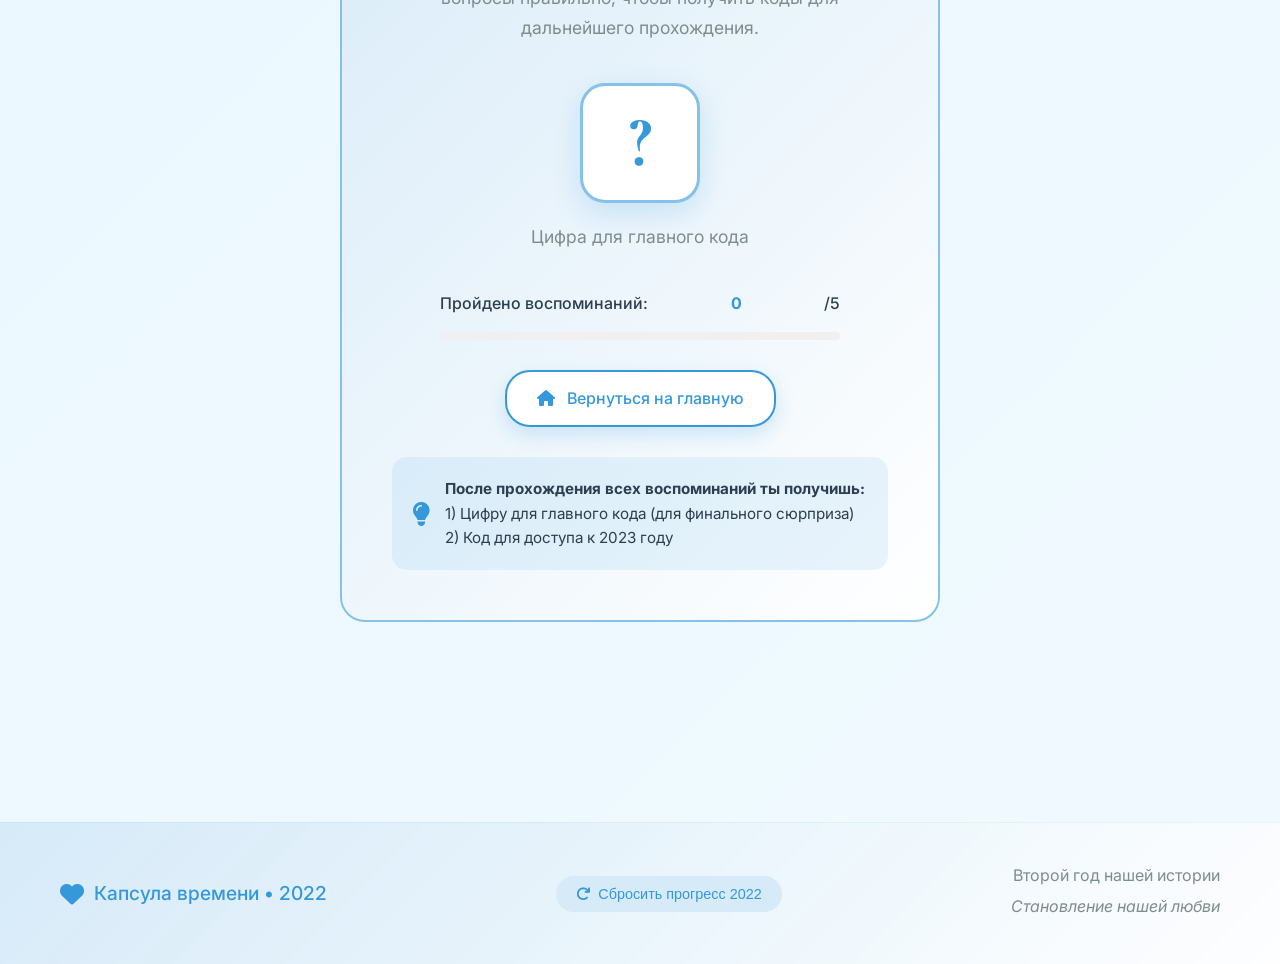
<file: pages/2022/2022.html>
<!DOCTYPE html>
<html lang="ru">
<head>
    <meta charset="UTF-8">
    <meta name="viewport" content="width=device-width, initial-scale=1.0">
    <title>2022 • Становление • Капсула времени</title>
    <link rel="stylesheet" href="2022.css">
    <link rel="preconnect" href="https://fonts.googleapis.com">
    <link rel="preconnect" href="https://fonts.gstatic.com" crossorigin>
    <link href="https://fonts.googleapis.com/css2?family=Cormorant+Garamond:wght@400;500;600;700&family=Inter:wght@300;400;500&display=swap" rel="stylesheet">
    <link rel="stylesheet" href="https://cdnjs.cloudflare.com/ajax/libs/font-awesome/6.4.0/css/all.min.css">
    <link rel="icon" type="image/x-icon" href="assets/icons/heart.ico">
</head>
<body>
    <!-- Уникальный анимированный фон для 2022 -->
    <div class="year-background-2022">
        <div class="bg-element circle-1"></div>
        <div class="bg-element circle-2"></div>
        <div class="bg-element circle-3"></div>
        <div class="bg-wave wave-top"></div>
        <div class="bg-wave wave-bottom"></div>
        <div class="floating-icon">
            <i class="fas fa-seedling"></i>
        </div>
        <div class="floating-icon">
            <i class="fas fa-map-signs"></i>
        </div>
        <div class="floating-icon">
            <i class="fas fa-heart-circle-plus"></i>
        </div>
    </div>

    <!-- Загрузочный экран -->
    <div class="year-loading" id="loadingScreen">
        <div class="loading-content">
            <div class="loading-heart">
                <i class="fas fa-heart"></i>
            </div>
            <h2>Загрузка 2022 года...</h2>
            <p>Подготовка воспоминаний о нашем становлении</p>
            <div class="loading-progress">
                <div class="progress-fill"></div>
            </div>
        </div>
    </div>

    <!-- Шапка на всю ширину -->
    <header class="year-header">
        <div class="header-content">
            <a href="../../main.html" class="back-button">
                <i class="fas fa-arrow-left"></i>
                <span>На главную</span>
            </a>
            <div class="year-title">
                <h1>2022</h1>
                <div class="year-subtitle">Становление нашей любви</div>
            </div>
            <div class="header-date">
                14.02.2022 — 14.02.2023
            </div>
        </div>
    </header>

    <!-- Основной контент -->
    <main class="year-main" id="mainContent" style="opacity: 0;">
        <!-- Приветственный блок -->
        <section class="welcome-section">
            <div class="welcome-card">
                <div class="welcome-icon">
                    <i class="fas fa-seedling"></i>
                </div>
                <h2>Добро пожаловать в 2022 год!</h2>
                <p class="welcome-text">
                    Это был год нашего становления. Мы узнали друг друга лучше, научились 
                    понимать без слов и начали строить наши общие традиции. Первые поездки, 
                    привыкание друг к другу, радость маленьких побед.
                </p>
                <div class="welcome-stats">
                    <div class="stat">
                        <div class="stat-number">730</div>
                        <div class="stat-label">дня роста</div>
                    </div>
                    <div class="stat">
                        <div class="stat-number">∞</div>
                        <div class="stat-label">моментов понимания</div>
                    </div>
                    <div class="stat">
                        <div class="stat-number">1</div>
                        <div class="stat-label">прочный фундамент</div>
                    </div>
                </div>
            </div>
        </section>

        <!-- Галерея фото (коллаж) -->
        <section class="gallery-section">
            <h2 class="section-title">
                <i class="fas fa-images"></i>
                Наши фото 2022
            </h2>
            <p class="section-description">
                Моменты, которые сделали нас ближе
            </p>
            
            <div class="gallery-collage">
                <div class="collage-row">
                    <div class="collage-item main-photo">
                        <div class="photo-frame">
                            <img src="assets/photo1.jpg" alt="Первое совместное путешествие" class="collage-img">
                            <div class="photo-caption">Веселые моменты</div>
                        </div>
                    </div>
                    <div class="collage-item">
                        <div class="photo-frame">
                            <img src="assets/photo2.jpg" alt="Первый ужин" class="collage-img">
                            <div class="photo-caption">Приятные моменты</div>
                        </div>
                    </div>
                </div>
                <div class="collage-row">
                    <div class="collage-item">
                        <div class="photo-frame">
                            <img src="assets/photo3.jpg" alt="Важный разговор" class="collage-img">
                            <div class="photo-caption">Важный разговор</div>
                        </div>
                    </div>
                    <div class="collage-item">
                        <div class="photo-frame">
                            <img src="assets/photo4.jpg" alt="Случайное счастье" class="collage-img">
                            <div class="photo-caption">Случайное счастье</div>
                        </div>
                    </div>
                    <div class="collage-item">
                        <div class="photo-frame">
                            <img src="assets/photo5.jpg" alt="Начало традиций" class="collage-img">
                            <div class="photo-caption">Неожиданные фото</div>
                        </div>
                    </div>
                </div>
            </div>
        </section>

        <!-- Интерактивная временная шкала -->
        <section class="timeline-section">
            <h2 class="section-title">
                <i class="fas fa-history"></i>
                Наша история 2022
            </h2>
            
            <div class="timeline">
                <!-- Точка линии -->
                <div class="timeline-line"></div>
                
                <!-- Вопрос 1: Моя любимая фотография -->
                <div class="timeline-event" data-month="favorite-photo">
                    <div class="timeline-dot"></div>
                    <div class="event-content">
                        <h3>Моя любимая фотография</h3>
                        <p>Та самая, которую я пересматривал сотни раз...</p>
                        <button class="reveal-btn" data-memory="favorite-photo">
                            <i class="fas fa-lock"></i>
                            Раскрыть воспоминание
                        </button>
                        <div class="memory-content hidden" id="memory-favorite-photo">
                            <div class="memory-text">
                                <p>Из тысяч наших фотографий эта — самая особенная. Не потому что она самая красивая или профессиональная, а потому что в ней есть ты настоящая. Та, в которую я влюбился.</p>
                                <div class="memory-question">
                                    <p><strong>Вопрос:</strong> Какая моя любимая фотография?</p>
                                    <div class="options">
                                        <label>
                                            <input type="radio" name="favorite-photo" value="photo1">
                                            <img src="assets/favotite-1.jpg" alt="Фото в кафе" class="option-image">
                                        
                                        </label>
                                        <label>
                                            <input type="radio" name="favorite-photo" value="photo2">
                                            <img src="assets/favotite-2.jpg" alt="Фото где спишь в машине" class="option-image">
                                            
                                        </label>
                                        <label>
                                            <input type="radio" name="favorite-photo" value="photo3">
                                            <img src="assets/favotite-3.jpg" alt="Фото где мы впервые обнялись" class="option-image">
                                            
                                        </label>
                                    </div>
                                    <button class="answer-btn" data-correct="photo1">Ответить</button>
                                </div>
                            </div>
                        </div>
                    </div>
                </div>

                <!-- Вопрос 2: Наша песня -->
                <div class="timeline-event" data-month="our-song">
                    <div class="timeline-dot"></div>
                    <div class="event-content">
                        <h3>Песня, которая стала нашей</h3>
                        <p>Та мелодия, что звучала в подарках и в сердце...</p>
                        <button class="reveal-btn" data-memory="our-song">
                            <i class="fas fa-lock"></i>
                            Раскрыть воспоминание
                        </button>
                        <div class="memory-content hidden" id="memory-our-song">
                            <div class="memory-text">
                                <p>Ты знаешь, я не очень люблю признаваться, но эта песня у меня в плейлисте на повторе. Каждый раз, когда она играет, я вспоминаю тебя. Подсказка была в подарках — ты точно помнишь.</p>
                                <div class="memory-question">
                                    <p><strong>Вопрос:</strong> Какая песня была связана с нами?</p>
                                    <div class="options">
                                        <label>
                                            <input type="radio" name="our-song" value="bakr">
                                            Bakr - Вредина
                                        </label>
                                        <label>
                                            <input type="radio" name="our-song" value="miyagi">
                                            MiyaGi & Эндшпиль - Половина Моя
                                        </label>
                                        <label>
                                            <input type="radio" name="our-song" value="korzh">
                                            Макс Корж - Жить в кайф
                                        </label>
                                    </div>
                                    <button class="answer-btn" data-correct="miyagi">Ответить</button>
                                </div>
                            </div>
                        </div>
                    </div>
                </div>

                <!-- Вопрос 3: Подарок на год отношений -->
                <div class="timeline-event" data-month="anniversary-gift">
                    <div class="timeline-dot"></div>
                    <div class="event-content">
                        <h3>Тот самый подарок</h3>
                        <p>Год отношений — и целая коробка счастья...</p>
                        <button class="reveal-btn" data-memory="anniversary-gift">
                            <i class="fas fa-lock"></i>
                            Раскрыть воспоминание
                        </button>
                        <div class="memory-content hidden" id="memory-anniversary-gift">
                            <div class="memory-text">
                                <p>Я так старался собрать всё самое нужное и приятное. Хотел, чтобы в этой коробке поместилась вся моя забота. Кажется, у меня получилось, да?</p>
                                <div class="memory-question">
                                    <p><strong>Вопрос:</strong> Что находилось в подарке на год отношений тебе?</p>
                                    <div class="options">
                                        <label>
                                            <input type="radio" name="anniversary-gift" value="option1">
                                            Звёздная карта, масочки, носки, шоколадки, чупа-чупсы
                                        </label>
                                        <label>
                                            <input type="radio" name="anniversary-gift" value="option2">
                                            Звёздная карта, масочки, носки, шоколадки, милк-соки, агуша-фрутоняня
                                        </label>
                                        <label>
                                            <input type="radio" name="anniversary-gift" value="option3">
                                            Всё выше перечисленное и также гель, крем для рук
                                        </label>
                                    </div>
                                    <button class="answer-btn" data-correct="option3">Ответить</button>
                                </div>
                            </div>
                        </div>
                    </div>
                </div>

                <!-- Вопрос 4: Первое мероприятие Звукач -->
                <div class="timeline-event" data-month="sound-pro-first">
                    <div class="timeline-dot"></div>
                    <div class="event-content">
                        <h3>Мой первый шаг в мечту</h3>
                        <p>Тот день, когда всё началось...</p>
                        <button class="reveal-btn" data-memory="sound-pro-first">
                            <i class="fas fa-lock"></i>
                            Раскрыть воспоминание
                        </button>
                        <div class="memory-content hidden" id="memory-sound-pro-first">
                            <div class="memory-text">
                                <p>Я очень волновался. Это было моё первое серьёзное мероприятие, связанное со звуком. Ты верила в меня больше, чем я сам. Спасибо, что была рядом.</p>
                                <div class="memory-question">
                                    <p><strong>Вопрос:</strong> Дата когда произошло моё первое мероприятие связанное с звукачом?</p>
                                    <div class="options">
                                        <label>
                                            <input type="radio" name="sound-pro-first" value="march9">
                                            9 марта 2022 года
                                        </label>
                                        <label>
                                            <input type="radio" name="sound-pro-first" value="march10">
                                            10 марта 2022 года
                                        </label>
                                        <label>
                                            <input type="radio" name="sound-pro-first" value="march11">
                                            11 марта 2022 года
                                        </label>
                                    </div>
                                    <button class="answer-btn" data-correct="march11">Ответить</button>
                                </div>
                            </div>
                        </div>
                    </div>
                </div>

                <!-- Вопрос 5: Моя вечная просьба -->
                <div class="timeline-event" data-month="night-request">
                    <div class="timeline-dot"></div>
                    <div class="event-content">
                        <h3>Что я просил тебя снова и снова</h3>
                        <p>Особенно перед сном...</p>
                        <button class="reveal-btn" data-memory="night-request">
                            <i class="fas fa-lock"></i>
                            Раскрыть воспоминание
                        </button>
                        <div class="memory-content hidden" id="memory-night-request">
                            <div class="memory-text">
                                <p>Знаешь, некоторые вещи я могу повторять бесконечно. Не потому что ты забываешь, а потому что я правда за тебя волнуюсь. Даже если ты считаешь, что я слишком навязчивый.</p>
                                <div class="memory-question">
                                    <p><strong>Вопрос:</strong> Что я тебя всегда просил особенно перед сном?</p>
                                    <div class="options">
                                        <label>
                                            <input type="radio" name="night-request" value="socks">
                                            Одевать носочки
                                        </label>
                                        <label>
                                            <input type="radio" name="night-request" value="warm">
                                            Одеваться тепло
                                        </label>
                                        <label>
                                            <input type="radio" name="night-request" value="window">
                                            Закрывать окно в холодную погоду
                                        </label>
                                    </div>
                                    <button class="answer-btn" data-correct="socks">Ответить</button>
                                </div>
                            </div>
                        </div>
                    </div>
                </div>
            </div>
        </section>

        <!-- Секция с кодами -->
        <section class="code-section">
            <div class="code-card">
                <div class="code-icon">
                    <i class="fas fa-key"></i>
                </div>
                <h3>Коды для доступа</h3>
                <p class="code-description">
                    Пройди все воспоминания 2022 года и ответь на вопросы правильно, 
                    чтобы получить коды для дальнейшего прохождения.
                </p>
                
                <!-- Основная цифра кода -->
                <div class="code-display">
                    <div class="code-digit" id="yearCodeDigit">?</div>
                    <div class="digit-label">Цифра для главного кода</div>
                </div>
                
                <!-- Блок с кодом для 2023 года -->
                <div class="code-for-next-year hidden" id="codeFor2023">
                    <div class="next-year-code-header">
                        <i class="fas fa-forward"></i>
                        <h4>Код для доступа к 2023 году</h4>
                    </div>
                    <div class="next-year-code-display">
                        <div class="next-year-code-char">8</div>
                        <div class="next-year-code-char">1</div>
                        <div class="next-year-code-char">0</div>
                        <div class="next-year-code-char">2</div>
                    </div>
                    <p class="next-year-code-hint">
                        Используй этот код на главной странице рядом с карточкой 2023 года
                    </p>
                    <button class="btn-copy-next-year-code" id="copyCode2023BtnInline">
                        <i class="fas fa-copy"></i> Скопировать код для 2023 года
                    </button>
                </div>
                
                <div class="progress-info">
                    <div class="progress-text">
                        Пройдено воспоминаний: <span id="completedCount">0</span>/5
                    </div>
                    <div class="progress-bar">
                        <div class="progress-fill" id="memoryProgress"></div>
                    </div>
                </div>
                
                <div class="code-action">
                    <a href="../../main.html" class="code-home-btn">
                        <i class="fas fa-home"></i>
                        Вернуться на главную
                    </a>
                </div>
                
                <div class="code-hint">
                    <i class="fas fa-lightbulb"></i>
                    <p>
                        <strong>После прохождения всех воспоминаний ты получишь:</strong><br>
                        1) Цифру для главного кода (для финального сюрприза)<br>
                        2) Код для доступа к 2023 году
                    </p>
                </div>
            </div>
        </section>
    </main>

    <!-- Футер -->
    <footer class="year-footer">
        <div class="footer-content">
            <div class="footer-logo">
                <i class="fas fa-heart"></i>
                <span>Капсула времени • 2022</span>
            </div>
            <div class="footer-actions">
                <button class="reset-btn" id="resetBtn2022">
                    <i class="fas fa-redo"></i>
                    Сбросить прогресс 2022
                </button>
            </div>
            <div class="footer-copy">
                <p>Второй год нашей истории</p>
                <p class="footer-note">Становление нашей любви</p>
            </div>
        </div>
    </footer>

    <!-- Модальное окно подтверждения сброса -->
    <div class="modal-overlay" id="confirmModal">
        <div class="modal-content confirm-modal">
            <div class="modal-header">
                <h2><i class="fas fa-exclamation-triangle"></i> Подтверждение</h2>
                <button class="modal-close">&times;</button>
            </div>
            <div class="modal-body">
                <p>Точно сбросить прогресс 2022 года?</p>
                <p class="modal-warning">Все ответы и открытые воспоминания будут удалены.</p>
            </div>
            <div class="modal-actions">
                <button class="modal-btn danger" id="confirmResetBtn">
                    <i class="fas fa-trash"></i> Да, сбросить
                </button>
                <button class="modal-btn secondary" id="cancelResetBtn">
                    Отмена
                </button>
            </div>
        </div>
    </div>

    <!-- Единое модальное окно с обоими кодами -->
    <div class="modal-overlay" id="finalCodesModal">
        <div class="modal-content final-codes-modal">
            <div class="modal-header">
                <h2><i class="fas fa-trophy"></i> Поздравляем!</h2>
                <button class="modal-close">&times;</button>
            </div>
            <div class="modal-body">
                <p>Ты успешно прошла все воспоминания 2022 года! Вот твои коды:</p>
                
                <div class="modal-code-section">
                    <h3><i class="fas fa-star"></i> Цифра для главного кода</h3>
                    <div class="modal-main-code">
                        <div class="modal-main-digit" id="modalMainDigit">2</div>
                    </div>
                    <p class="modal-code-description">
                        Эта цифра понадобится на главной странице.
                    </p>
                </div>
                
                <div class="modal-code-section">
                    <h3><i class="fas fa-forward"></i> Код для доступа к 2023 году</h3>
                    <div class="modal-full-code">
                        <div class="modal-code-char">8</div>
                        <div class="modal-code-char">1</div>
                        <div class="modal-code-char">0</div>
                        <div class="modal-code-char">2</div>
                    </div>
                    <p class="modal-code-description">
                        Используй этот код на главной странице.
                    </p>
                </div>
                
                <div class="modal-hint">
                    <i class="fas fa-lightbulb"></i>
                    <p><strong>Совет:</strong> Запиши эти коды или сохрани скриншот!</p>
                </div>
            </div>
            <div class="modal-actions">
                <button class="modal-btn primary" id="copyAllCodesBtn">
                    <i class="fas fa-copy"></i> Скопировать оба кода
                </button>
                <button class="modal-btn secondary" id="closeFinalModalBtn">
                    Понятно
                </button>
            </div>
        </div>
    </div>

    <script src="2022.js"></script>
    <!-- Автоматическая музыка -->
            <audio id="yearMusic" loop autoplay style="display: none;">
                <source src="2022.mp3" type="audio/mpeg">
                <!-- Для 2022 года замените src на: assets/audio/2022.mp3 -->
                <!-- Для 2021 года замените src на: assets/audio/2021.mp3 -->
                <!-- Для главной страницы замените src на: assets/audio/main.mp3 -->
            </audio>

            <script>
            document.addEventListener('DOMContentLoaded', function() {
                const audio = document.getElementById('yearMusic');
                
                // Форсированный запуск музыки
                audio.volume = 0.7; // Громкость 70%
                
                function forcePlay() {
                    audio.play()
                        .then(() => console.log('Музыка играет'))
                        .catch(() => {
                            // Если не получилось с первого раза, пробуем снова
                            setTimeout(forcePlay, 1000);
                        });
                }
                
                forcePlay();
                
                // Музыка продолжит играть при переходе между страницами?
                // Нет, так как каждая страница загружается заново.
                // Если хотите непрерывность - используйте версию с localStorage из предыдущего ответа.
            });
            </script>
</body>
</html>
</file>
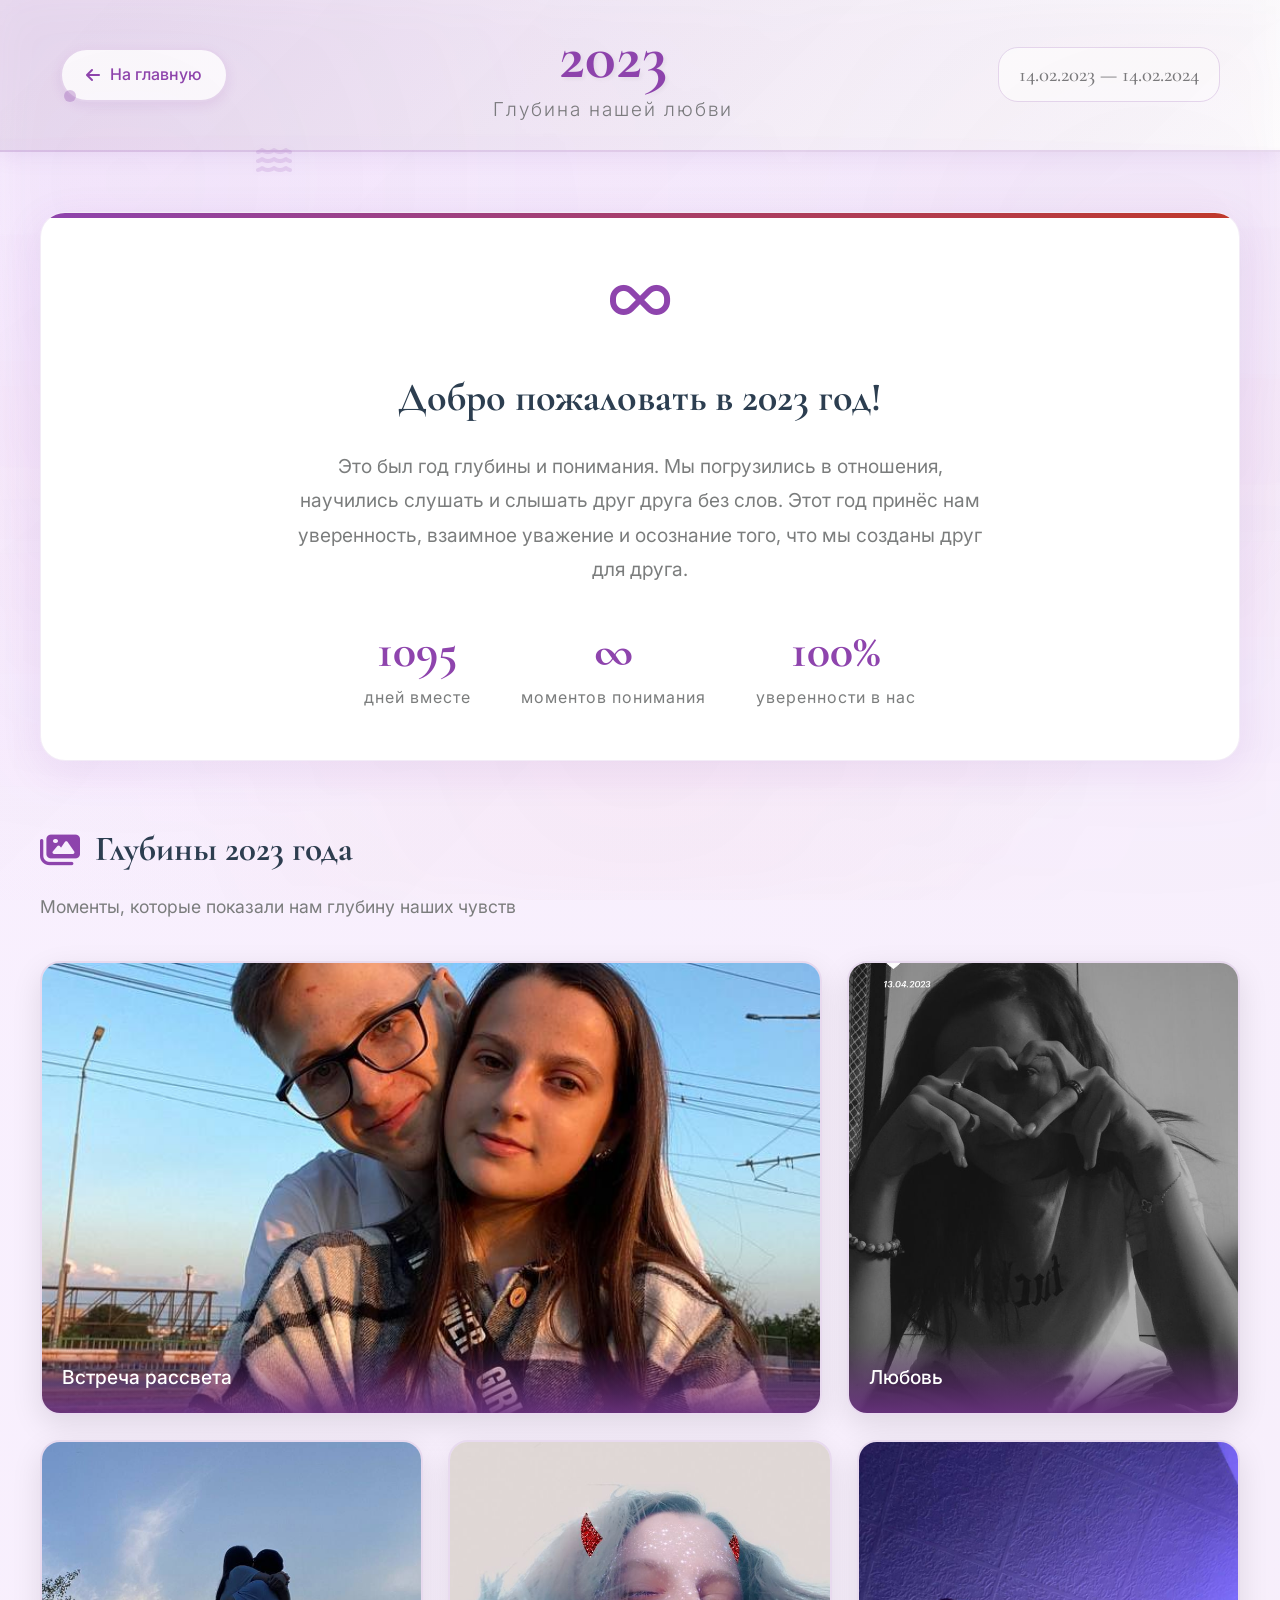
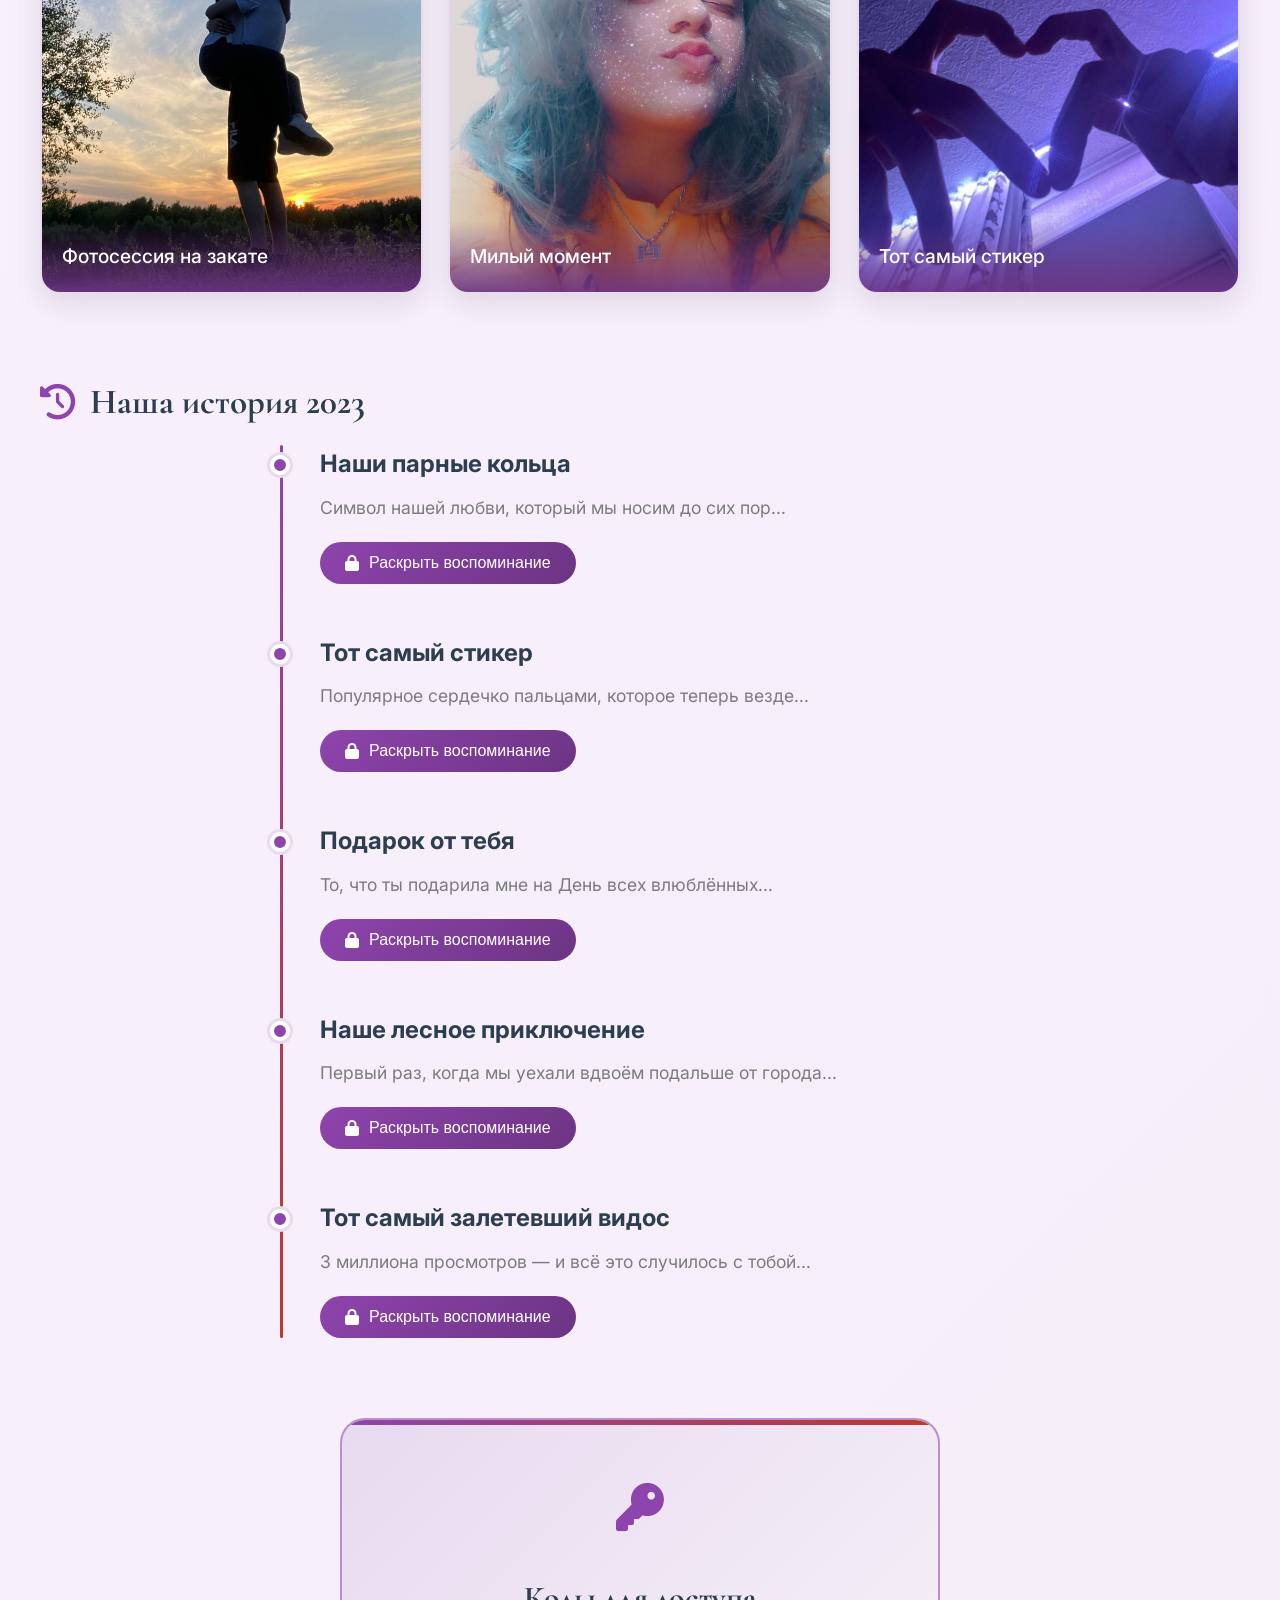
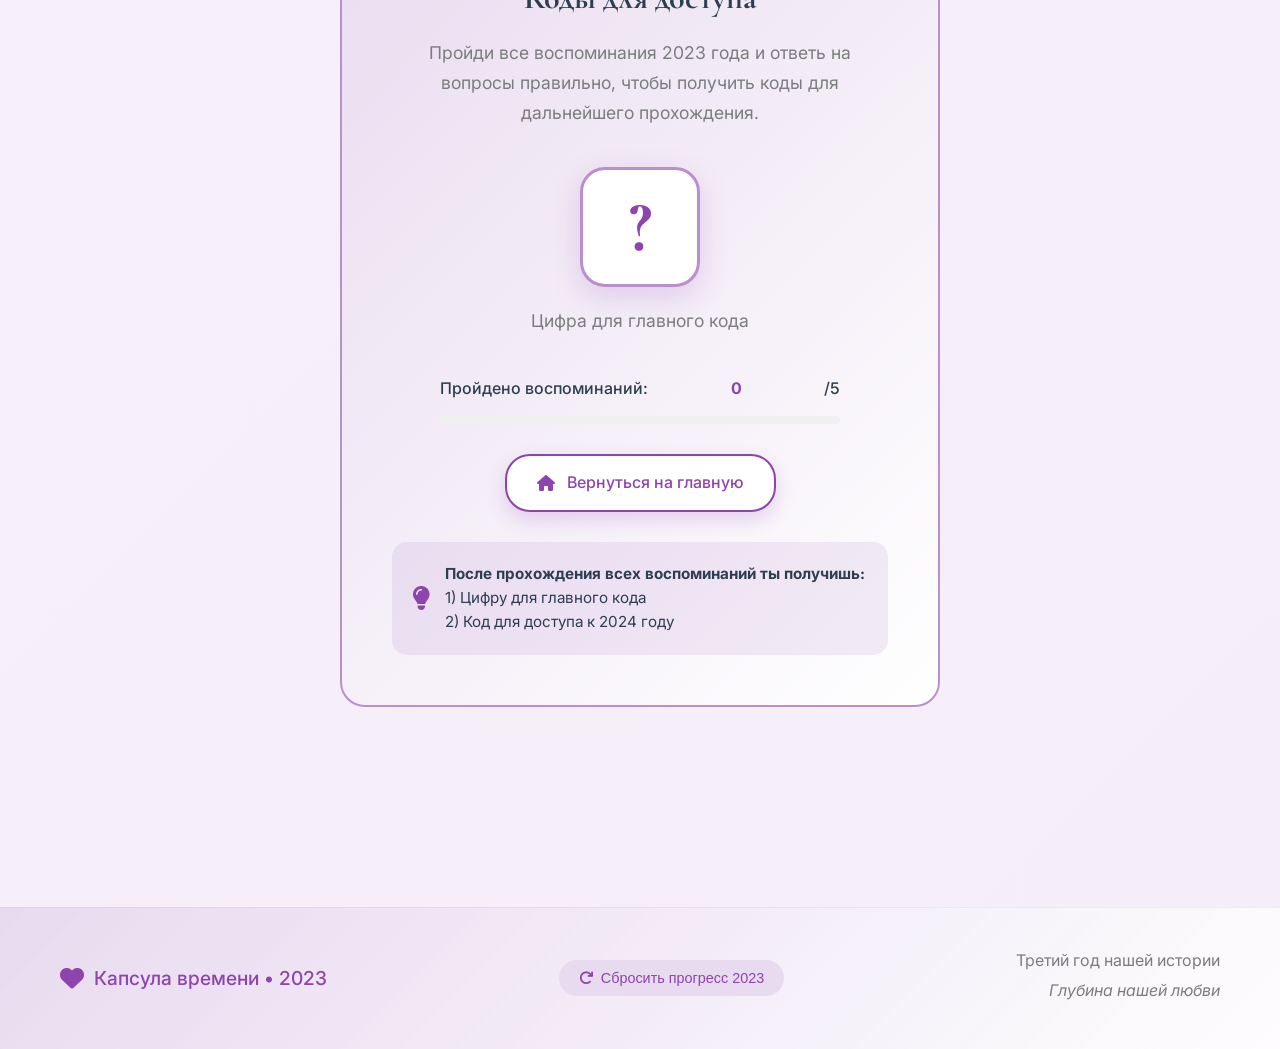
<file: pages/2023/2023.html>
<!DOCTYPE html>
<html lang="ru">
<head>
    <meta charset="UTF-8">
    <meta name="viewport" content="width=device-width, initial-scale=1.0">
    <title>2023 • Глубина • Капсула времени</title>
    <link rel="stylesheet" href="2023.css">
    <link rel="preconnect" href="https://fonts.googleapis.com">
    <link rel="preconnect" href="https://fonts.gstatic.com" crossorigin>
    <link href="https://fonts.googleapis.com/css2?family=Cormorant+Garamond:wght@400;500;600;700&family=Inter:wght@300;400;500&display=swap" rel="stylesheet">
    <link rel="stylesheet" href="https://cdnjs.cloudflare.com/ajax/libs/font-awesome/6.4.0/css/all.min.css">
    <link rel="icon" type="image/x-icon" href="assets/icons/heart.ico">
</head>
<body>
    <!-- Уникальный анимированный фон для 2023 -->
    <div class="year-background-2023">
        <div class="depth-wave depth-wave-1"></div>
        <div class="depth-wave depth-wave-2"></div>
        <div class="depth-wave depth-wave-3"></div>
        <div class="depth-wave depth-wave-4"></div>
        <div class="depth-wave depth-wave-5"></div>
        <div class="depth-wave depth-wave-6"></div>
        <div class="depth-wave depth-wave-7"></div>
        <div class="depth-wave depth-wave-8"></div>
        
        <div class="depth-drop"></div>
        <div class="depth-drop"></div>
        <div class="depth-drop"></div>
        <div class="depth-drop"></div>
        <div class="depth-drop"></div>
        <div class="depth-drop"></div>
        <div class="depth-drop"></div>
        <div class="depth-drop"></div>
        
        <div class="depth-icon">
            <i class="fas fa-water"></i>
        </div>
        <div class="depth-icon">
            <i class="fas fa-infinity"></i>
        </div>
        <div class="depth-icon">
            <i class="fas fa-heartbeat"></i>
        </div>
        <div class="depth-icon">
            <i class="fas fa-waves"></i>
        </div>
        <div class="depth-icon">
            <i class="fas fa-spa"></i>
        </div>
    </div>

    <!-- Загрузочный экран -->
    <div class="year-loading" id="loadingScreen">
        <div class="loading-content">
            <div class="loading-heart">
                <i class="fas fa-heart"></i>
            </div>
            <h2>Загрузка 2023 года...</h2>
            <p>Погружение в глубины нашей любви</p>
            <div class="loading-progress">
                <div class="progress-fill"></div>
            </div>
        </div>
    </div>

    <!-- Шапка на всю ширину -->
    <header class="year-header">
        <div class="header-content">
            <a href="../../main.html" class="back-button">
                <i class="fas fa-arrow-left"></i>
                <span>На главную</span>
            </a>
            <div class="year-title">
                <h1>2023</h1>
                <div class="year-subtitle">Глубина нашей любви</div>
            </div>
            <div class="header-date">
                14.02.2023 — 14.02.2024
            </div>
        </div>
    </header>

    <!-- Основной контент -->
    <main class="year-main" id="mainContent" style="opacity: 0;">
        <!-- Приветственный блок -->
        <section class="welcome-section">
            <div class="welcome-card">
                <div class="welcome-icon">
                    <i class="fas fa-infinity"></i>
                </div>
                <h2>Добро пожаловать в 2023 год!</h2>
                <p class="welcome-text">
                    Это был год глубины и понимания. Мы погрузились в отношения, научились 
                    слушать и слышать друг друга без слов. Этот год принёс нам уверенность, 
                    взаимное уважение и осознание того, что мы созданы друг для друга.
                </p>
                <div class="welcome-stats">
                    <div class="stat">
                        <div class="stat-number">1095</div>
                        <div class="stat-label">дней вместе</div>
                    </div>
                    <div class="stat">
                        <div class="stat-number">∞</div>
                        <div class="stat-label">моментов понимания</div>
                    </div>
                    <div class="stat">
                        <div class="stat-number">100%</div>
                        <div class="stat-label">уверенности в нас</div>
                    </div>
                </div>
            </div>
        </section>

        <!-- Галерея фото -->
        <section class="gallery-section">
            <h2 class="section-title">
                <i class="fas fa-images"></i>
                Глубины 2023 года
            </h2>
            <p class="section-description">
                Моменты, которые показали нам глубину наших чувств
            </p>
            
            <div class="gallery-collage">
                <div class="collage-row">
                    <div class="collage-item main-photo">
                        <div class="photo-frame">
                            <img src="assets/photo1.jpg" alt="Парные кольца" class="collage-img">
                            <div class="photo-caption">Встреча рассвета</div>
                        </div>
                    </div>
                    <div class="collage-item">
                        <div class="photo-frame">
                            <img src="assets/photo2.jpg" alt="Стикер с сердечком" class="collage-img">
                            <div class="photo-caption">Любовь</div>
                        </div>
                    </div>
                </div>
                <div class="collage-row">
                    <div class="collage-item">
                        <div class="photo-frame">
                            <img src="assets/photo3.jpg" alt="Подарок на 14 февраля" class="collage-img">
                            <div class="photo-caption">Фотосессия на закате</div>
                        </div>
                    </div>
                    <div class="collage-item">
                        <div class="photo-frame">
                            <img src="assets/photo4.jpg" alt="Поход в лес" class="collage-img">
                            <div class="photo-caption">Милый момент</div>
                        </div>
                    </div>
                    <div class="collage-item">
                        <div class="photo-frame">
                            <img src="assets/photo5.jpg" alt="Видео на 3 миллиона" class="collage-img">
                            <div class="photo-caption">Тот самый стикер</div>
                        </div>
                    </div>
                </div>
            </div>
        </section>

        <!-- Интерактивная временная шкала -->
        <section class="timeline-section">
            <h2 class="section-title">
                <i class="fas fa-history"></i>
                Наша история 2023
            </h2>
            
            <div class="timeline">
                <!-- Точка линии -->
                <div class="timeline-line"></div>
                
                <!-- Вопрос 1: Парные кольца -->
                <div class="timeline-event" data-month="couple-rings">
                    <div class="timeline-dot"></div>
                    <div class="event-content">
                        <h3>Наши парные кольца</h3>
                        <p>Символ нашей любви, который мы носим до сих пор...</p>
                        <button class="reveal-btn" data-memory="couple-rings">
                            <i class="fas fa-lock"></i>
                            Раскрыть воспоминание
                        </button>
                        <div class="memory-content hidden" id="memory-couple-rings">
                            <div class="memory-text">
                                <p>Помнишь, как я пытался подарить сюрпризом? Ты долго не хотела закрыть глаза на время чтобы я смогу быстренько надеть кольцо на твой пальчик, всё пыталась подглядеть, что же я там приготовил для тебя.</p>
                                <div class="memory-question">
                                    <p><strong>Вопрос:</strong> Когда были подарены парные кольца?</p>
                                    <div class="options">
                                        <label>
                                            <input type="radio" name="couple-rings" value="march8">
                                            На женский праздник (8 марта)
                                        </label>
                                        <label>
                                            <input type="radio" name="couple-rings" value="anniversary">
                                            Наш день отношений
                                        </label>
                                        <label>
                                            <input type="radio" name="couple-rings" value="birthday">
                                            На твой день рождения
                                        </label>
                                    </div>
                                    <button class="answer-btn" data-correct="birthday">Ответить</button>
                                </div>
                            </div>
                        </div>
                    </div>
                </div>

                <!-- Вопрос 2: Стикер сердечко пальцами -->
                <div class="timeline-event" data-month="heart-sticker">
                    <div class="timeline-dot"></div>
                    <div class="event-content">
                        <h3>Тот самый стикер</h3>
                        <p>Популярное сердечко пальцами, которое теперь везде...</p>
                        <button class="reveal-btn" data-memory="heart-sticker">
                            <i class="fas fa-lock"></i>
                            Раскрыть воспоминание
                        </button>
                        <div class="memory-content hidden" id="memory-heart-sticker">
                            <div class="memory-text">
                                <p>Я даже не думал, что этот момент станет таким популярным. Просто захотел сделать тебе приятно, сложил пальцы сердечком, и сфоткал. Теперь этот стикер живёт в тысячах наших сообщениях, но для меня он всегда будет только твоим.</p>
                                <div class="memory-question">
                                    <p><strong>Вопрос:</strong> Когда был сделан популярный стикер сердечко пальцами мною?</p>
                                    <div class="options">
                                        <label>
                                            <input type="radio" name="heart-sticker" value="feb24">
                                            24 февраля
                                        </label>
                                        <label>
                                            <input type="radio" name="heart-sticker" value="apr7">
                                            7 апреля
                                        </label>
                                        <label>
                                            <input type="radio" name="heart-sticker" value="may17">
                                            17 мая
                                        </label>
                                    </div>
                                    <button class="answer-btn" data-correct="feb24">Ответить</button>
                                </div>
                            </div>
                        </div>
                    </div>
                </div>

                <!-- Вопрос 3: Подарок на 14 февраля -->
                <div class="timeline-event" data-month="valentines-gift">
                    <div class="timeline-dot"></div>
                    <div class="event-content">
                        <h3>Подарок от тебя</h3>
                        <p>То, что ты подарила мне на День всех влюблённых...</p>
                        <button class="reveal-btn" data-memory="valentines-gift">
                            <i class="fas fa-lock"></i>
                            Раскрыть воспоминание
                        </button>
                        <div class="memory-content hidden" id="memory-valentines-gift">
                            <div class="memory-text">
                                <p>Я не ожидал. Честно. Это был такой классный подарок который будет всегда напоминать мне - о нас.</p>
                                <div class="memory-question">
                                    <p><strong>Вопрос:</strong> Какой был подарок от тебя на 14 февраля 2023 год?</p>
                                    <div class="options">
                                        <label>
                                            <input type="radio" name="valentines-gift" value="handprint">
                                            Картина с отпечатками рук
                                        </label>
                                        <label>
                                            <input type="radio" name="valentines-gift" value="tshirt">
                                            Футболка
                                        </label>
                                        <label>
                                            <input type="radio" name="valentines-gift" value="blanket">
                                            Плед
                                        </label>
                                    </div>
                                    <button class="answer-btn" data-correct="handprint">Ответить</button>
                                </div>
                            </div>
                        </div>
                    </div>
                </div>

                <!-- Вопрос 4: Первый поход в лес -->
                <div class="timeline-event" data-month="forest-trip">
                    <div class="timeline-dot"></div>
                    <div class="event-content">
                        <h3>Наше лесное приключение</h3>
                        <p>Первый раз, когда мы уехали вдвоём подальше от города...</p>
                        <button class="reveal-btn" data-memory="forest-trip">
                            <i class="fas fa-lock"></i>
                            Раскрыть воспоминание
                        </button>
                        <div class="memory-content hidden" id="memory-forest-trip">
                            <div class="memory-text">
                                <p>Ты боялась всяких букашек, а я давно хотел выбраться на природу с тобой, было так хорошо тишина и твоя счастливая улыбка. Мы сидели на поваленном дереве, кушали сосиски, особенно те самые очень вкусные огурцы (которые ты замориновала - они были шикарны) и говорили о том, как классно было бы жить в таком месте.</p>
                                <div class="memory-question">
                                    <p><strong>Вопрос:</strong> Когда был первый совместный поход в лес?</p>
                                    <div class="options">
                                        <label>
                                            <input type="radio" name="forest-trip" value="may31">
                                            31 мая
                                        </label>
                                        <label>
                                            <input type="radio" name="forest-trip" value="june31">
                                            31 июня
                                        </label>
                                        <label>
                                            <input type="radio" name="forest-trip" value="july31">
                                            31 июля
                                        </label>
                                    </div>
                                    <button class="answer-btn" data-correct="july31">Ответить</button>
                                </div>
                            </div>
                        </div>
                    </div>
                </div>

                <!-- Вопрос 5: Видео на 3 миллиона (с текстовым вводом) -->
                <div class="timeline-event" data-month="viral-video">
                    <div class="timeline-dot"></div>
                    <div class="event-content">
                        <h3>Тот самый залетевший видос</h3>
                        <p>3 миллиона просмотров — и всё это случилось с тобой...</p>
                        <button class="reveal-btn" data-memory="viral-video">
                            <i class="fas fa-lock"></i>
                            Раскрыть воспоминание
                        </button>
                        <div class="memory-content hidden" id="memory-viral-video">
                            <div class="memory-text">
                                <p>Я выложил и забыл. А через пару дней открыл — 100 тысяч, потом 500, потом миллион. А я думал только об одном: «Видела? Это же мы. Там ты на видео». И ты прислала просто: «горжусь тобой ❤️».</p>
                                <div class="memory-question">
                                    <p><strong>Вопрос:</strong> Что за видос залетел у меня на 3 миллиона?</p>
                                    <div class="text-input-group">
                                        <input type="text" class="text-answer" id="viral-video-answer" placeholder="Введи название или хештег...">
                                    </div>
                                    <button class="answer-btn text-answer-btn" data-memory="viral-video">Ответить</button>
                                </div>
                            </div>
                        </div>
                    </div>
                </div>
            </div>
        </section>

        <!-- Секция с кодами -->
        <section class="code-section">
            <div class="code-card">
                <div class="code-icon">
                    <i class="fas fa-key"></i>
                </div>
                <h3>Коды для доступа</h3>
                <p class="code-description">
                    Пройди все воспоминания 2023 года и ответь на вопросы правильно, 
                    чтобы получить коды для дальнейшего прохождения.
                </p>
                
                <!-- Основная цифра кода -->
                <div class="code-display">
                    <div class="code-digit" id="yearCodeDigit">?</div>
                    <div class="digit-label">Цифра для главного кода</div>
                </div>
                
                <!-- Блок с кодом для 2024 года -->
                <div class="code-for-next-year hidden" id="codeFor2024">
                    <div class="next-year-code-header">
                        <i class="fas fa-forward"></i>
                        <h4>Код для доступа к 2024 году</h4>
                    </div>
                    <div class="next-year-code-display">
                        <div class="next-year-code-char">9</div>
                        <div class="next-year-code-char">6</div>
                        <div class="next-year-code-char">3</div>
                        <div class="next-year-code-char">1</div>
                    </div>
                    <p class="next-year-code-hint">
                        Используй этот код на главной странице
                    </p>
                    <button class="btn-copy-next-year-code" id="copyCode2024BtnInline">
                        <i class="fas fa-copy"></i> Скопировать код для 2024 года
                    </button>
                </div>
                
                <div class="progress-info">
                    <div class="progress-text">
                        Пройдено воспоминаний: <span id="completedCount">0</span>/5
                    </div>
                    <div class="progress-bar">
                        <div class="progress-fill" id="memoryProgress"></div>
                    </div>
                </div>
                
                <div class="code-action">
                    <a href="../../main.html" class="code-home-btn">
                        <i class="fas fa-home"></i>
                        Вернуться на главную
                    </a>
                </div>
                
                <div class="code-hint">
                    <i class="fas fa-lightbulb"></i>
                    <p>
                        <strong>После прохождения всех воспоминаний ты получишь:</strong><br>
                        1) Цифру для главного кода<br>
                        2) Код для доступа к 2024 году
                    </p>
                </div>
            </div>
        </section>
    </main>

    <!-- Футер -->
    <footer class="year-footer">
        <div class="footer-content">
            <div class="footer-logo">
                <i class="fas fa-heart"></i>
                <span>Капсула времени • 2023</span>
            </div>
            <div class="footer-actions">
                <button class="reset-btn" id="resetBtn2023">
                    <i class="fas fa-redo"></i>
                    Сбросить прогресс 2023
                </button>
            </div>
            <div class="footer-copy">
                <p>Третий год нашей истории</p>
                <p class="footer-note">Глубина нашей любви</p>
            </div>
        </div>
    </footer>

    <!-- Модальное окно подтверждения сброса -->
    <div class="modal-overlay" id="confirmModal">
        <div class="modal-content confirm-modal">
            <div class="modal-header">
                <h2><i class="fas fa-exclamation-triangle"></i> Подтверждение</h2>
                <button class="modal-close">&times;</button>
            </div>
            <div class="modal-body">
                <p>Точно сбросить прогресс 2023 года?</p>
                <p class="modal-warning">Все ответы и открытые воспоминания будут удалены.</p>
            </div>
            <div class="modal-actions">
                <button class="modal-btn danger" id="confirmResetBtn">
                    <i class="fas fa-trash"></i> Да, сбросить
                </button>
                <button class="modal-btn secondary" id="cancelResetBtn">
                    Отмена
                </button>
            </div>
        </div>
    </div>

    <!-- Единое модальное окно с обоими кодами -->
    <div class="modal-overlay" id="finalCodesModal">
        <div class="modal-content final-codes-modal">
            <div class="modal-header">
                <h2><i class="fas fa-trophy"></i> Поздравляем!</h2>
                <button class="modal-close">&times;</button>
            </div>
            <div class="modal-body">
                <p>Ты успешно прошла все воспоминания 2023 года! Вот твои коды:</p>
                
                <div class="modal-code-section">
                    <h3><i class="fas fa-star"></i> Цифра для главного кода</h3>
                    <div class="modal-main-code">
                        <div class="modal-main-digit" id="modalMainDigit">3</div>
                    </div>
                    <p class="modal-code-description">
                        Эта цифра понадобится на главной странице
                    </p>
                </div>
                
                <div class="modal-code-section">
                    <h3><i class="fas fa-forward"></i> Код для доступа к 2024 году</h3>
                    <div class="modal-full-code">
                        <div class="modal-code-char">9</div>
                        <div class="modal-code-char">6</div>
                        <div class="modal-code-char">3</div>
                        <div class="modal-code-char">1</div>
                    </div>
                    <p class="modal-code-description">
                        Используй этот код на главной странице
                    </p>
                </div>
                
                <div class="modal-hint">
                    <i class="fas fa-lightbulb"></i>
                    <p><strong>Совет:</strong> Запиши эти коды или сохрани скриншот!</p>
                </div>
            </div>
            <div class="modal-actions">
                <button class="modal-btn primary" id="copyAllCodesBtn">
                    <i class="fas fa-copy"></i> Скопировать оба кода
                </button>
                <button class="modal-btn secondary" id="closeFinalModalBtn">
                    Понятно
                </button>
            </div>
        </div>
    </div>

    <script src="2023.js"></script>
    <!-- Автоматическая музыка -->
            <audio id="yearMusic" loop autoplay style="display: none;">
                <source src="2023.mp3" type="audio/mpeg">
                <!-- Для 2022 года замените src на: assets/audio/2022.mp3 -->
                <!-- Для 2021 года замените src на: assets/audio/2021.mp3 -->
                <!-- Для главной страницы замените src на: assets/audio/main.mp3 -->
            </audio>

            <script>
            document.addEventListener('DOMContentLoaded', function() {
                const audio = document.getElementById('yearMusic');
                
                // Форсированный запуск музыки
                audio.volume = 0.7; // Громкость 70%
                
                function forcePlay() {
                    audio.play()
                        .then(() => console.log('Музыка играет'))
                        .catch(() => {
                            // Если не получилось с первого раза, пробуем снова
                            setTimeout(forcePlay, 1000);
                        });
                }
                
                forcePlay();
                
                // Музыка продолжит играть при переходе между страницами?
                // Нет, так как каждая страница загружается заново.
                // Если хотите непрерывность - используйте версию с localStorage из предыдущего ответа.
            });
            </script>
</body>
</html>
</file>
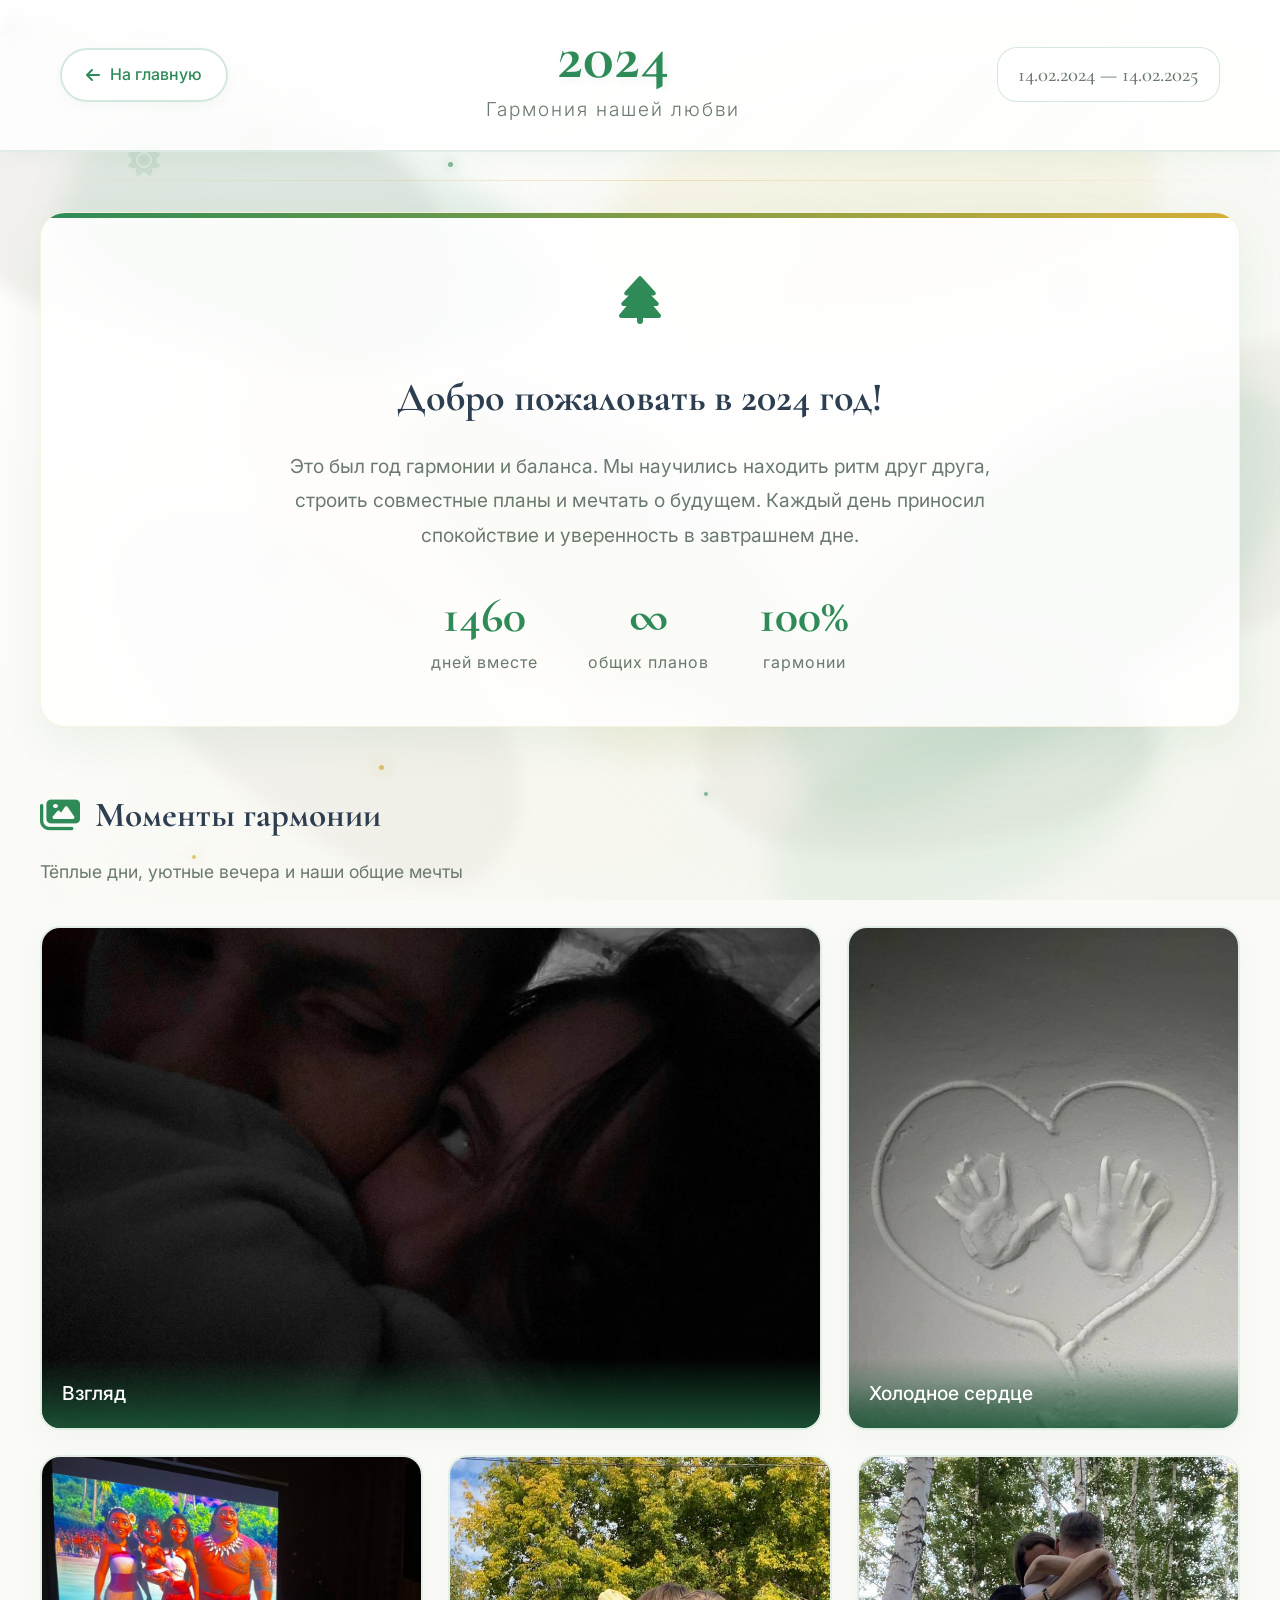
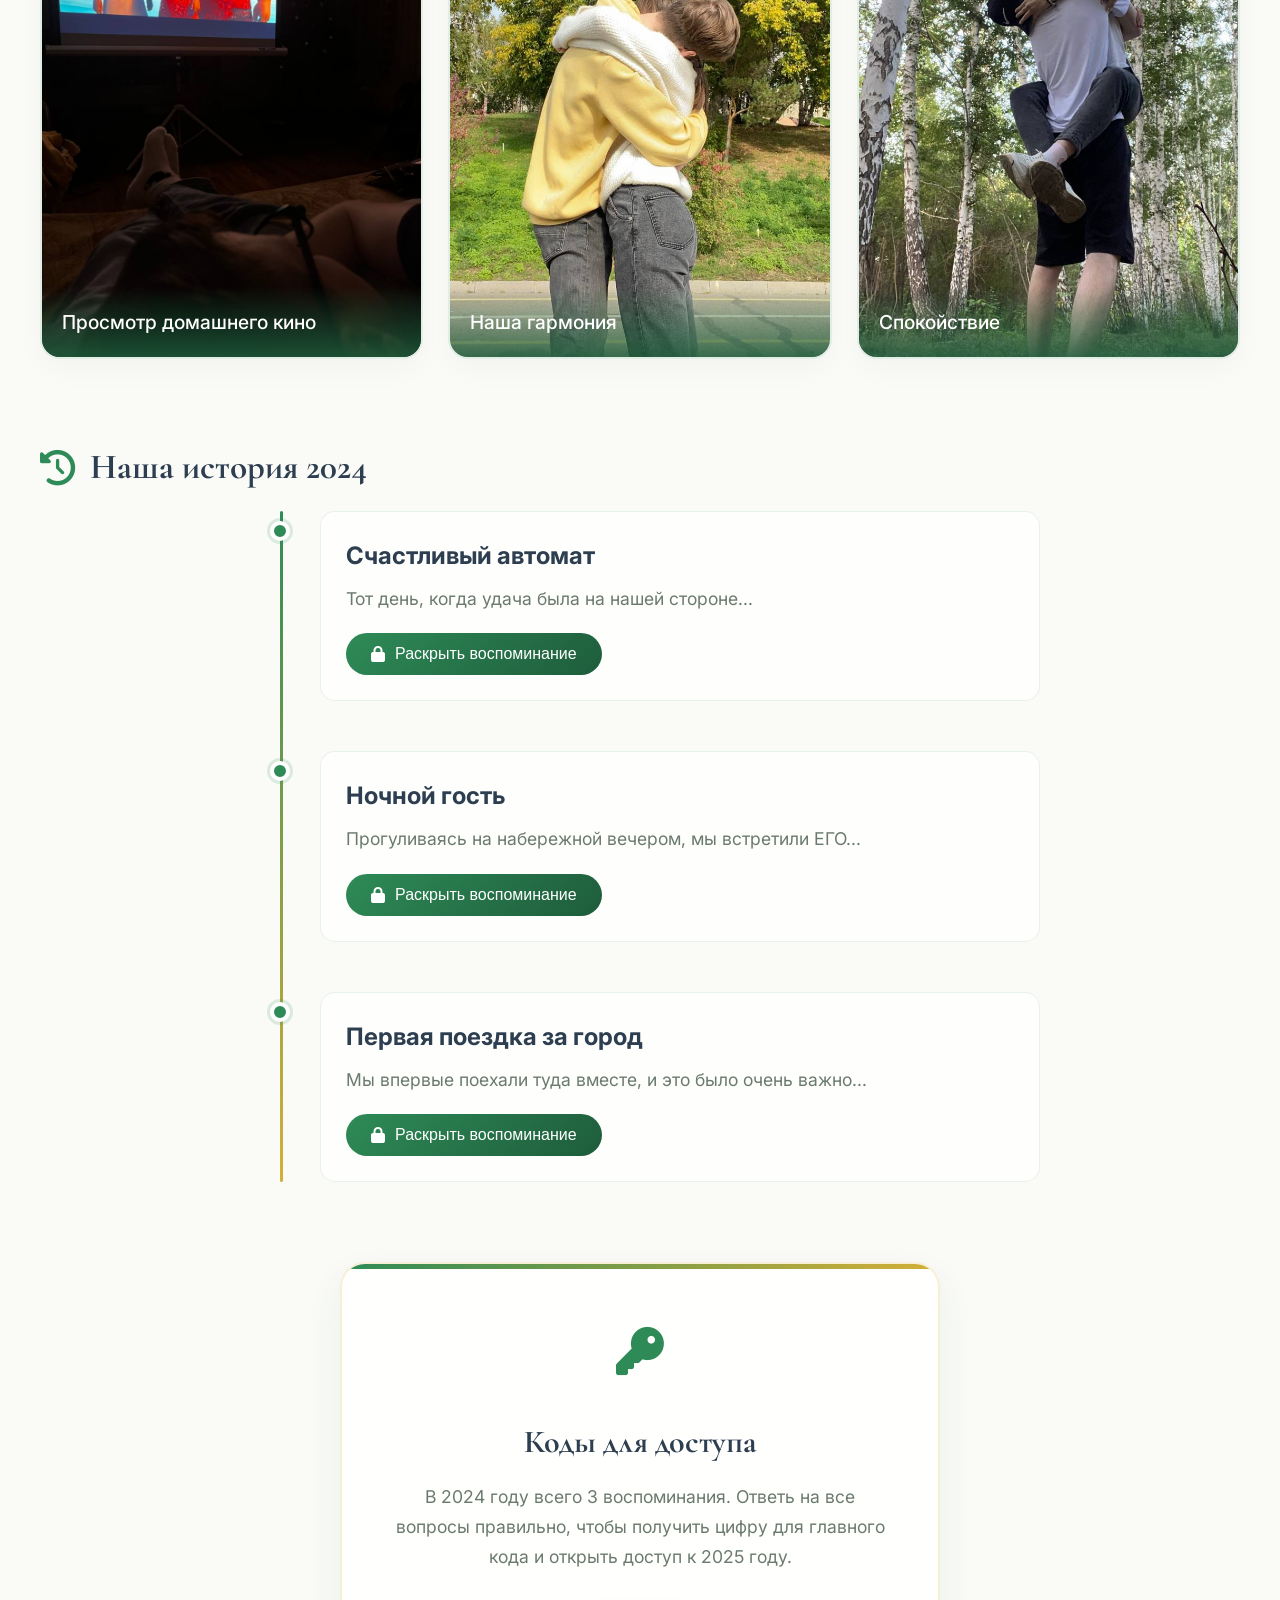
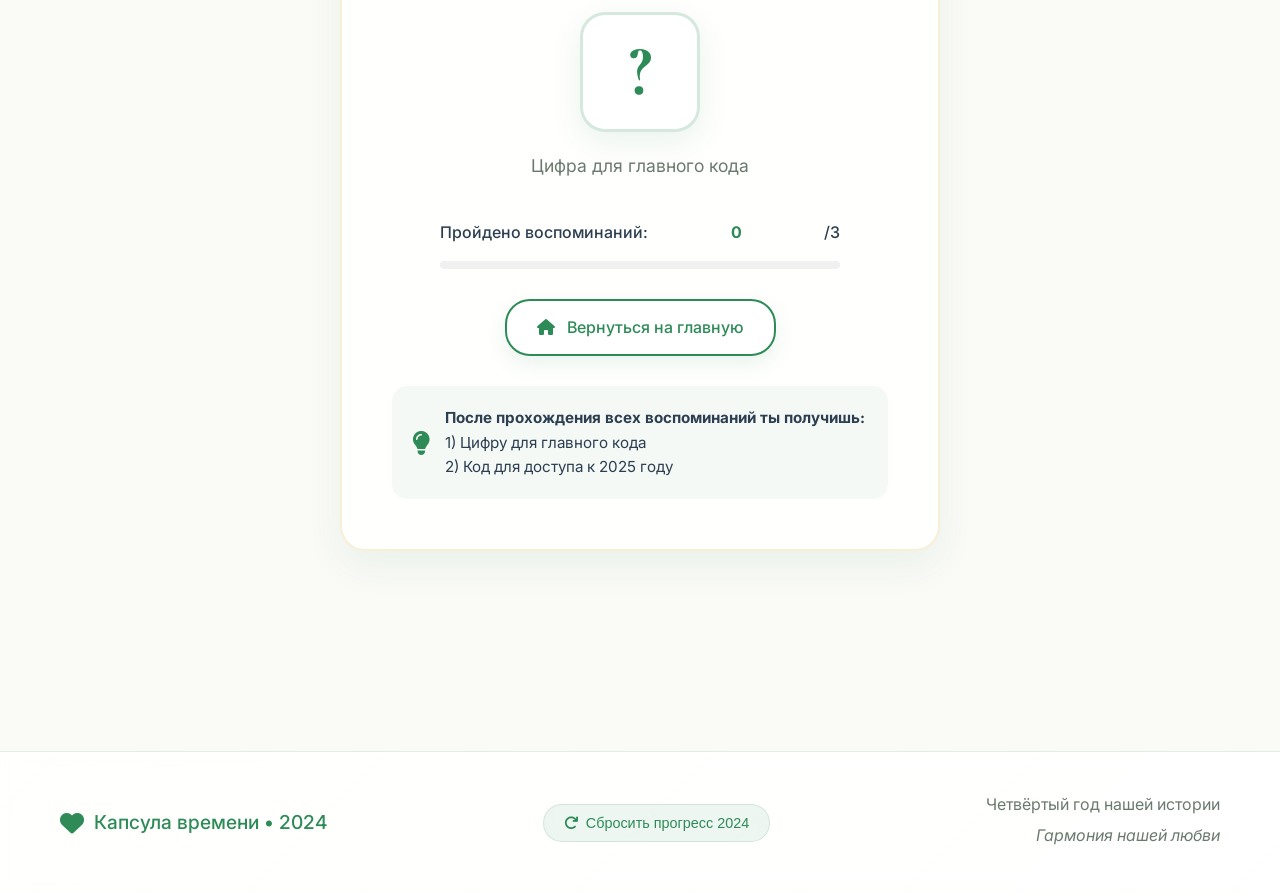
<file: pages/2024/2024.html>
<!DOCTYPE html>
<html lang="ru">
<head>
    <meta charset="UTF-8">
    <meta name="viewport" content="width=device-width, initial-scale=1.0">
    <title>2024 • Гармония • Капсула времени</title>
    <link rel="stylesheet" href="2024.css">
    <link rel="preconnect" href="https://fonts.googleapis.com">
    <link rel="preconnect" href="https://fonts.gstatic.com" crossorigin>
    <link href="https://fonts.googleapis.com/css2?family=Cormorant+Garamond:wght@400;500;600;700&family=Inter:wght@300;400;500&display=swap" rel="stylesheet">
    <link rel="stylesheet" href="https://cdnjs.cloudflare.com/ajax/libs/font-awesome/6.4.0/css/all.min.css">
    <link rel="icon" type="image/x-icon" href="assets/icons/heart.ico">
</head>
<body>
    <!-- Уникальный мраморно-изумрудный фон -->
    <div class="year-background-2024">
        <!-- Белая мраморная основа -->
        <div class="marble-base"></div>
        
        <!-- Светлые мраморные прожилки -->
        <div class="marble-vein vein-1"></div>
        <div class="marble-vein vein-2"></div>
        <div class="marble-vein vein-3"></div>
        <div class="marble-vein vein-4"></div>
        
        <!-- Тёмные мраморные прожилки -->
        <div class="marble-vein-dark vein-dark-1"></div>
        <div class="marble-vein-dark vein-dark-2"></div>
        
        <!-- Изумрудные прожилки -->
        <div class="emerald-vein emerald-vein-1"></div>
        <div class="emerald-vein emerald-vein-2"></div>
        <div class="emerald-vein emerald-vein-3"></div>
        <div class="emerald-vein emerald-vein-4"></div>
        
        <!-- Золотые прожилки -->
        <div class="gold-vein gold-vein-1"></div>
        <div class="gold-vein gold-vein-2"></div>
        <div class="gold-vein gold-vein-3"></div>
        
        <!-- Золотые блёстки -->
        <div class="gold-sparkle gold-sparkle-1"></div>
        <div class="gold-sparkle gold-sparkle-2"></div>
        <div class="gold-sparkle gold-sparkle-3"></div>
        <div class="gold-sparkle gold-sparkle-4"></div>
        <div class="gold-sparkle gold-sparkle-5"></div>
        <div class="gold-sparkle gold-sparkle-6"></div>
        <div class="gold-sparkle gold-sparkle-7"></div>
        <div class="gold-sparkle gold-sparkle-8"></div>
        <div class="gold-sparkle gold-sparkle-9"></div>
        <div class="gold-sparkle gold-sparkle-10"></div>
        <div class="gold-sparkle gold-sparkle-11"></div>
        <div class="gold-sparkle gold-sparkle-12"></div>
        
        <!-- Изумрудные искры -->
        <div class="emerald-sparkle emerald-sparkle-1"></div>
        <div class="emerald-sparkle emerald-sparkle-2"></div>
        <div class="emerald-sparkle emerald-sparkle-3"></div>
        <div class="emerald-sparkle emerald-sparkle-4"></div>
        <div class="emerald-sparkle emerald-sparkle-5"></div>
        
        <!-- Мраморные волны -->
        <div class="marble-wave marble-wave-1"></div>
        <div class="marble-wave marble-wave-2"></div>
        <div class="marble-wave marble-wave-3"></div>
        
        <!-- Золотые линии -->
        <div class="gold-line gold-line-1"></div>
        <div class="gold-line gold-line-2"></div>
        <div class="gold-line gold-line-3"></div>
        
        <!-- Плавающие иконки гармонии -->
        <div class="harmony-icon">
            <i class="fas fa-leaf"></i>
        </div>
        <div class="harmony-icon">
            <i class="fas fa-tree"></i>
        </div>
        <div class="harmony-icon">
            <i class="fas fa-sun"></i>
        </div>
        <div class="harmony-icon">
            <i class="fas fa-hand-holding-heart"></i>
        </div>
        <div class="harmony-icon">
            <i class="fas fa-dove"></i>
        </div>
    </div>

    <!-- Загрузочный экран -->
    <div class="year-loading" id="loadingScreen">
        <div class="loading-content">
            <div class="loading-heart">
                <i class="fas fa-heart"></i>
            </div>
            <h2>Загрузка 2024 года...</h2>
            <p>Расцвет нашей гармонии</p>
            <div class="loading-progress">
                <div class="progress-fill"></div>
            </div>
        </div>
    </div>

    <!-- Шапка -->
    <header class="year-header">
        <div class="header-content">
            <a href="../../main.html" class="back-button">
                <i class="fas fa-arrow-left"></i>
                <span>На главную</span>
            </a>
            <div class="year-title">
                <h1>2024</h1>
                <div class="year-subtitle">Гармония нашей любви</div>
            </div>
            <div class="header-date">
                14.02.2024 — 14.02.2025
            </div>
        </div>
    </header>

    <!-- Основной контент -->
    <main class="year-main" id="mainContent" style="opacity: 0;">
        <!-- Приветственный блок -->
        <section class="welcome-section">
            <div class="welcome-card">
                <div class="welcome-icon">
                    <i class="fas fa-tree"></i>
                </div>
                <h2>Добро пожаловать в 2024 год!</h2>
                <p class="welcome-text">
                    Это был год гармонии и баланса. Мы научились находить ритм друг друга,
                    строить совместные планы и мечтать о будущем. Каждый день приносил 
                    спокойствие и уверенность в завтрашнем дне.
                </p>
                <div class="welcome-stats">
                    <div class="stat">
                        <div class="stat-number">1460</div>
                        <div class="stat-label">дней вместе</div>
                    </div>
                    <div class="stat">
                        <div class="stat-number">∞</div>
                        <div class="stat-label">общих планов</div>
                    </div>
                    <div class="stat">
                        <div class="stat-number">100%</div>
                        <div class="stat-label">гармонии</div>
                    </div>
                </div>
            </div>
        </section>

        <!-- Галерея -->
        <section class="gallery-section">
            <h2 class="section-title">
                <i class="fas fa-images"></i>
                Моменты гармонии
            </h2>
            <p class="section-description">
                Тёплые дни, уютные вечера и наши общие мечты
            </p>
            
            <div class="gallery-collage">
                <div class="collage-row">
                    <div class="collage-item main-photo">
                        <div class="photo-frame">
                            <img src="assets/photo1.jpg" alt="Автомат с игрушками" class="collage-img">
                            <div class="photo-caption">Взгляд</div>
                        </div>
                    </div>
                    <div class="collage-item">
                        <div class="photo-frame">
                            <img src="assets/photo2.jpg" alt="Ёжик на набережной" class="collage-img">
                            <div class="photo-caption">Холодное сердце</div>
                        </div>
                    </div>
                </div>
                <div class="collage-row">
                    <div class="collage-item">
                        <div class="photo-frame">
                            <img src="assets/photo3.jpg" alt="Поездка к бабушке" class="collage-img">
                            <div class="photo-caption">Просмотр домашнего кино</div>
                        </div>
                    </div>
                    <div class="collage-item">
                        <div class="photo-frame">
                            <img src="assets/photo4.jpg" alt="Гармония" class="collage-img">
                            <div class="photo-caption">Наша гармония</div>
                        </div>
                    </div>
                    <div class="collage-item">
                        <div class="photo-frame">
                            <img src="assets/photo5.jpg" alt="Спокойствие" class="collage-img">
                            <div class="photo-caption">Спокойствие</div>
                        </div>
                    </div>
                </div>
            </div>
        </section>

        <!-- Интерактивная временная шкала - 3 ВОПРОСА -->
        <section class="timeline-section">
            <h2 class="section-title">
                <i class="fas fa-history"></i>
                Наша история 2024
            </h2>
            
            <div class="timeline">
                <!-- Точка линии -->
                <div class="timeline-line"></div>
                
                <!-- Вопрос 1: Автомат с игрушками -->
                <div class="timeline-event" data-month="arcade">
                    <div class="timeline-dot"></div>
                    <div class="event-content">
                        <h3>Счастливый автомат</h3>
                        <p>Тот день, когда удача была на нашей стороне...</p>
                        <button class="reveal-btn" data-memory="arcade">
                            <i class="fas fa-lock"></i>
                            Раскрыть воспоминание
                        </button>
                        <div class="memory-content hidden" id="memory-arcade">
                            <div class="memory-text">
                                <p>Мы просто проходили мимо. Я сказал: «Смотри, автомат, давай попробуем». Я крутил, а ты загадывала. И вдруг — две игрушки подряд! Ты визжала от восторга, а я чувствовал себя супергероем. До сих пор не знаю, это была удача или магия твоей улыбки.</p>
                                <div class="memory-question">
                                    <p><strong>Вопрос:</strong> Где я выиграл две вещи?</p>
                                    <div class="text-input-group">
                                        <input type="text" class="text-answer" id="arcade-answer" placeholder="Введи место...">
                                    </div>
                                    <button class="answer-btn text-answer-btn" data-memory="arcade">Ответить</button>
                                </div>
                            </div>
                        </div>
                    </div>
                </div>

                <!-- Вопрос 2: Ёжик на набережной -->
                <div class="timeline-event" data-month="hedgehog">
                    <div class="timeline-dot"></div>
                    <div class="event-content">
                        <h3>Ночной гость</h3>
                        <p>Прогуливаясь на набережной вечером, мы встретили ЕГО...</p>
                        <button class="reveal-btn" data-memory="hedgehog">
                            <i class="fas fa-lock"></i>
                            Раскрыть воспоминание
                        </button>
                        <div class="memory-content hidden" id="memory-hedgehog">
                            <div class="memory-text">
                                <p>Ты первая его заметила. Замерла, дёрнула меня за рукав и прошептала: «Смотри, кто там шуршит!» Мы сидели на корточках и боялись дышать, чтобы не спугнуть. Он фыркнул, посмотрел на нас и убежал в кусты. А мы ещё полчаса говорили о том, какой же он милый.</p>
                                <div class="memory-question">
                                    <p><strong>Вопрос:</strong> Прогуливаясь на набережной вечером кого мы встретили?</p>
                                    <div class="text-input-group">
                                        <input type="text" class="text-answer" id="hedgehog-answer" placeholder="Введи ответ...">
                                    </div>
                                    <button class="answer-btn text-answer-btn" data-memory="hedgehog">Ответить</button>
                                </div>
                            </div>
                        </div>
                    </div>
                </div>

                <!-- Вопрос 3: Поездка к бабушке -->
                <div class="timeline-event" data-month="grandma">
                    <div class="timeline-dot"></div>
                    <div class="event-content">
                        <h3>Первая поездка за город</h3>
                        <p>Мы впервые поехали туда вместе, и это было очень важно...</p>
                        <button class="reveal-btn" data-memory="grandma">
                            <i class="fas fa-lock"></i>
                            Раскрыть воспоминание
                        </button>
                        <div class="memory-content hidden" id="memory-grandma">
                            <div class="memory-text">
                                <p>Ты волновалась. Я волновался. Познакомиться с близким человеком — это всегда ответственно. Это была первая наша совместная поездка за город.</p>
                                <div class="memory-question">
                                    <p><strong>Вопрос:</strong> Куда впервые мы поехали с тобой за город и для чего?</p>
                                    <div class="text-input-group">
                                        <input type="text" class="text-answer" id="grandma-answer" placeholder="Введи место и повод...">
                                    </div>
                                    <button class="answer-btn text-answer-btn" data-memory="grandma">Ответить</button>
                                </div>
                            </div>
                        </div>
                    </div>
                </div>
            </div>
        </section>

        <!-- Секция с кодами - 3 ВОПРОСА -->
        <section class="code-section">
            <div class="code-card">
                <div class="code-icon">
                    <i class="fas fa-key"></i>
                </div>
                <h3>Коды для доступа</h3>
                <p class="code-description">
                    В 2024 году всего 3 воспоминания. Ответь на все вопросы правильно, 
                    чтобы получить цифру для главного кода и открыть доступ к 2025 году.
                </p>
                
                <!-- Основная цифра кода -->
                <div class="code-display">
                    <div class="code-digit" id="yearCodeDigit">?</div>
                    <div class="digit-label">Цифра для главного кода</div>
                </div>
                
                <!-- Блок с кодом для 2025 года -->
                <div class="code-for-next-year hidden" id="codeFor2025">
                    <div class="next-year-code-header">
                        <i class="fas fa-forward"></i>
                        <h4>Код для доступа к 2025 году</h4>
                    </div>
                    <div class="next-year-code-display">
                        <div class="next-year-code-char">7</div>
                        <div class="next-year-code-char">1</div>
                        <div class="next-year-code-char">8</div>
                        <div class="next-year-code-char">2</div>
                    </div>
                    <p class="next-year-code-hint">
                        Используй этот код на главной странице
                    </p>
                    <button class="btn-copy-next-year-code" id="copyCode2025BtnInline">
                        <i class="fas fa-copy"></i> Скопировать код для 2025 года
                    </button>
                </div>
                
                <div class="progress-info">
                    <div class="progress-text">
                        Пройдено воспоминаний: <span id="completedCount">0</span>/3
                    </div>
                    <div class="progress-bar">
                        <div class="progress-fill" id="memoryProgress"></div>
                    </div>
                </div>
                
                <div class="code-action">
                    <a href="../../main.html" class="code-home-btn">
                        <i class="fas fa-home"></i>
                        Вернуться на главную
                    </a>
                </div>
                
                <div class="code-hint">
                    <i class="fas fa-lightbulb"></i>
                    <p>
                        <strong>После прохождения всех воспоминаний ты получишь:</strong><br>
                        1) Цифру для главного кода<br>
                        2) Код для доступа к 2025 году
                    </p>
                </div>
            </div>
        </section>
    </main>

    <!-- Футер -->
    <footer class="year-footer">
        <div class="footer-content">
            <div class="footer-logo">
                <i class="fas fa-heart"></i>
                <span>Капсула времени • 2024</span>
            </div>
            <div class="footer-actions">
                <button class="reset-btn" id="resetBtn2024">
                    <i class="fas fa-redo"></i>
                    Сбросить прогресс 2024
                </button>
            </div>
            <div class="footer-copy">
                <p>Четвёртый год нашей истории</p>
                <p class="footer-note">Гармония нашей любви</p>
            </div>
        </div>
    </footer>

    <!-- Модальное окно подтверждения сброса -->
    <div class="modal-overlay" id="confirmModal">
        <div class="modal-content confirm-modal">
            <div class="modal-header">
                <h2><i class="fas fa-exclamation-triangle"></i> Подтверждение</h2>
                <button class="modal-close">&times;</button>
            </div>
            <div class="modal-body">
                <p>Точно сбросить прогресс 2024 года?</p>
                <p class="modal-warning">Все ответы и открытые воспоминания будут удалены.</p>
            </div>
            <div class="modal-actions">
                <button class="modal-btn danger" id="confirmResetBtn">
                    <i class="fas fa-trash"></i> Да, сбросить
                </button>
                <button class="modal-btn secondary" id="cancelResetBtn">
                    Отмена
                </button>
            </div>
        </div>
    </div>

    <!-- Единое модальное окно с обоими кодами -->
    <div class="modal-overlay" id="finalCodesModal">
        <div class="modal-content final-codes-modal">
            <div class="modal-header">
                <h2><i class="fas fa-trophy"></i> Поздравляем!</h2>
                <button class="modal-close">&times;</button>
            </div>
            <div class="modal-body">
                <p>Ты успешно прошла все воспоминания 2024 года! Вот твои коды:</p>
                
                <div class="modal-code-section">
                    <h3><i class="fas fa-star"></i> Цифра для главного кода</h3>
                    <div class="modal-main-code">
                        <div class="modal-main-digit" id="modalMainDigit">4</div>
                    </div>
                    <p class="modal-code-description">
                        Эта цифра понадобится на главной странице
                    </p>
                </div>
                
                <div class="modal-code-section">
                    <h3><i class="fas fa-forward"></i> Код для доступа к 2025 году</h3>
                    <div class="modal-full-code">
                        <div class="modal-code-char">7</div>
                        <div class="modal-code-char">1</div>
                        <div class="modal-code-char">8</div>
                        <div class="modal-code-char">2</div>
                    </div>
                    <p class="modal-code-description">
                        Используй этот код на главной странице
                    </p>
                </div>
                
                <div class="modal-hint">
                    <i class="fas fa-lightbulb"></i>
                    <p><strong>Совет:</strong> Запиши эти коды или сохрани скриншот!</p>
                </div>
            </div>
            <div class="modal-actions">
                <button class="modal-btn primary" id="copyAllCodesBtn">
                    <i class="fas fa-copy"></i> Скопировать оба кода
                </button>
                <button class="modal-btn secondary" id="closeFinalModalBtn">
                    Понятно
                </button>
            </div>
        </div>
    </div>

    <script src="2024.js"></script>
    <!-- Автоматическая музыка -->
            <audio id="yearMusic" loop autoplay style="display: none;">
                <source src="2024.mp3" type="audio/mpeg">
                <!-- Для 2022 года замените src на: assets/audio/2022.mp3 -->
                <!-- Для 2021 года замените src на: assets/audio/2021.mp3 -->
                <!-- Для главной страницы замените src на: assets/audio/main.mp3 -->
            </audio>

            <script>
            document.addEventListener('DOMContentLoaded', function() {
                const audio = document.getElementById('yearMusic');
                
                // Форсированный запуск музыки
                audio.volume = 0.7; // Громкость 70%
                
                function forcePlay() {
                    audio.play()
                        .then(() => console.log('Музыка играет'))
                        .catch(() => {
                            // Если не получилось с первого раза, пробуем снова
                            setTimeout(forcePlay, 1000);
                        });
                }
                
                forcePlay();
                
                // Музыка продолжит играть при переходе между страницами?
                // Нет, так как каждая страница загружается заново.
                // Если хотите непрерывность - используйте версию с localStorage из предыдущего ответа.
            });
            </script>
</body>
</html>
</file>
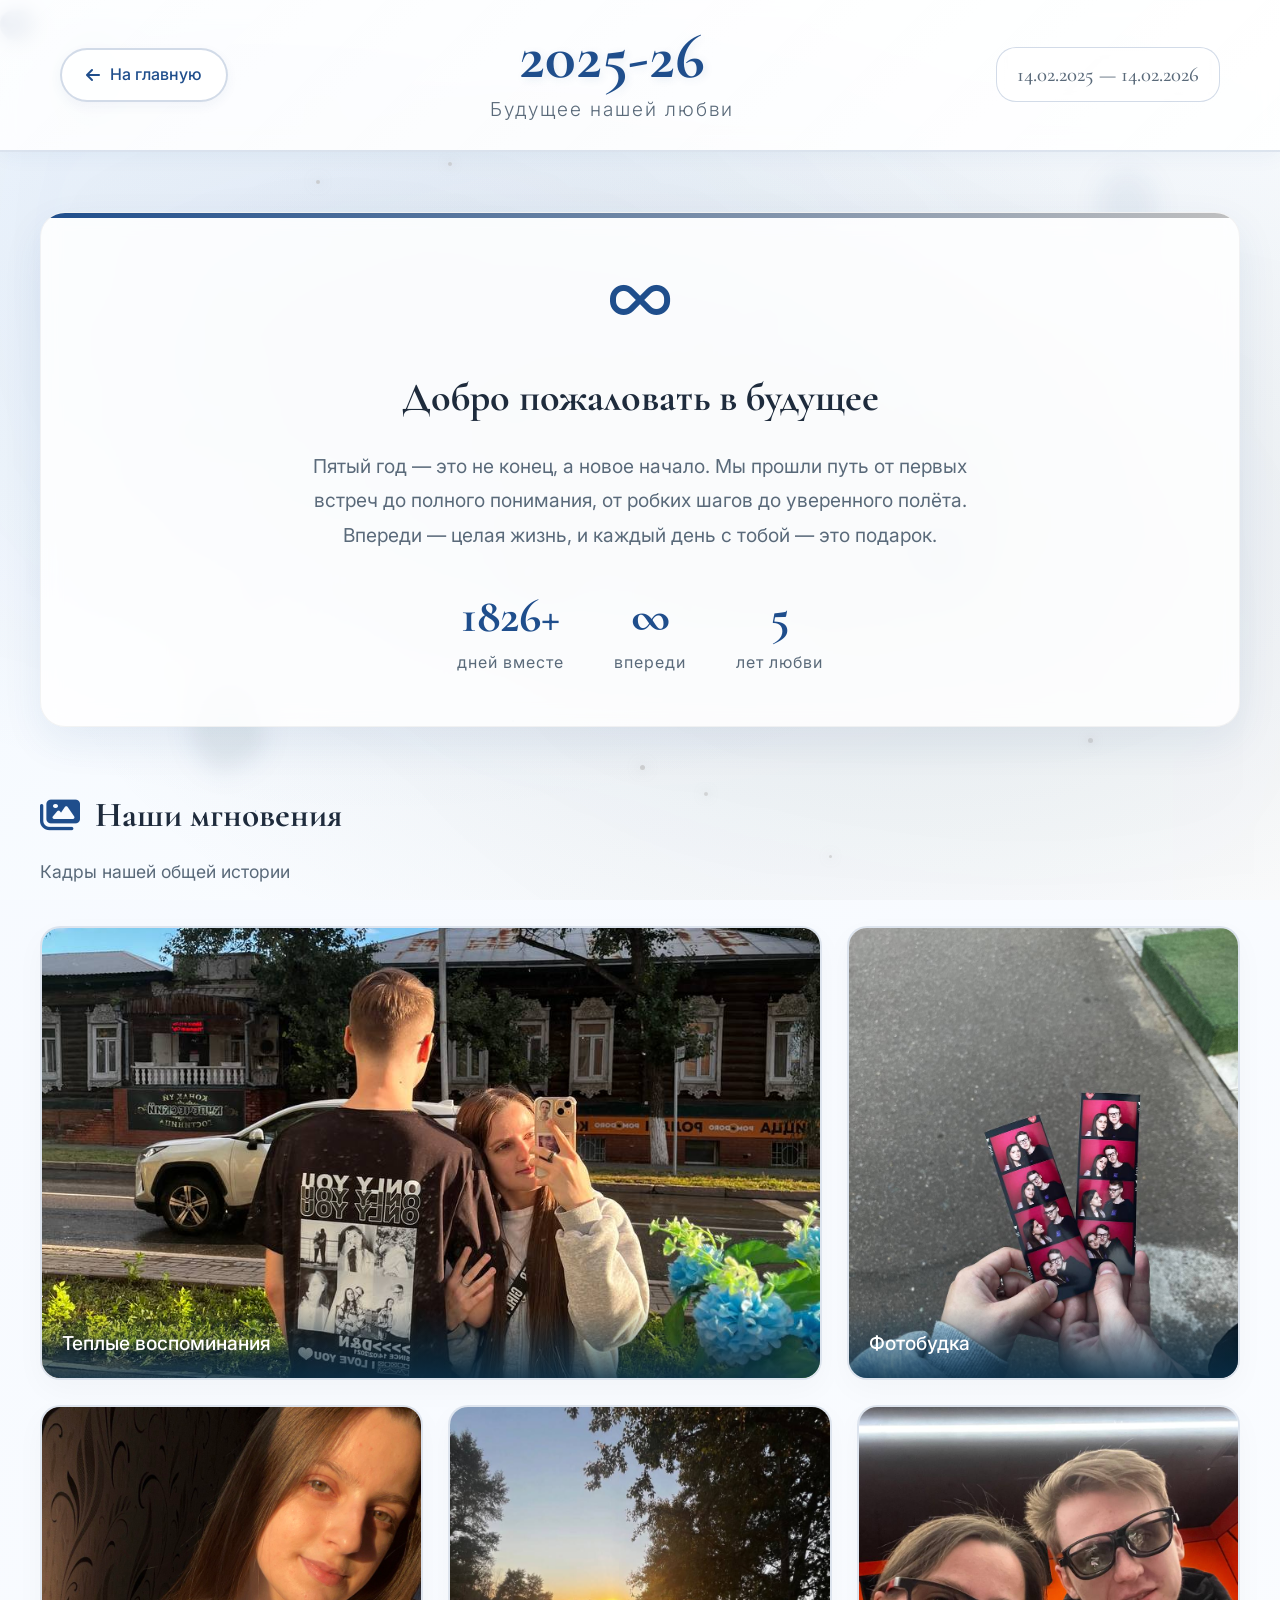
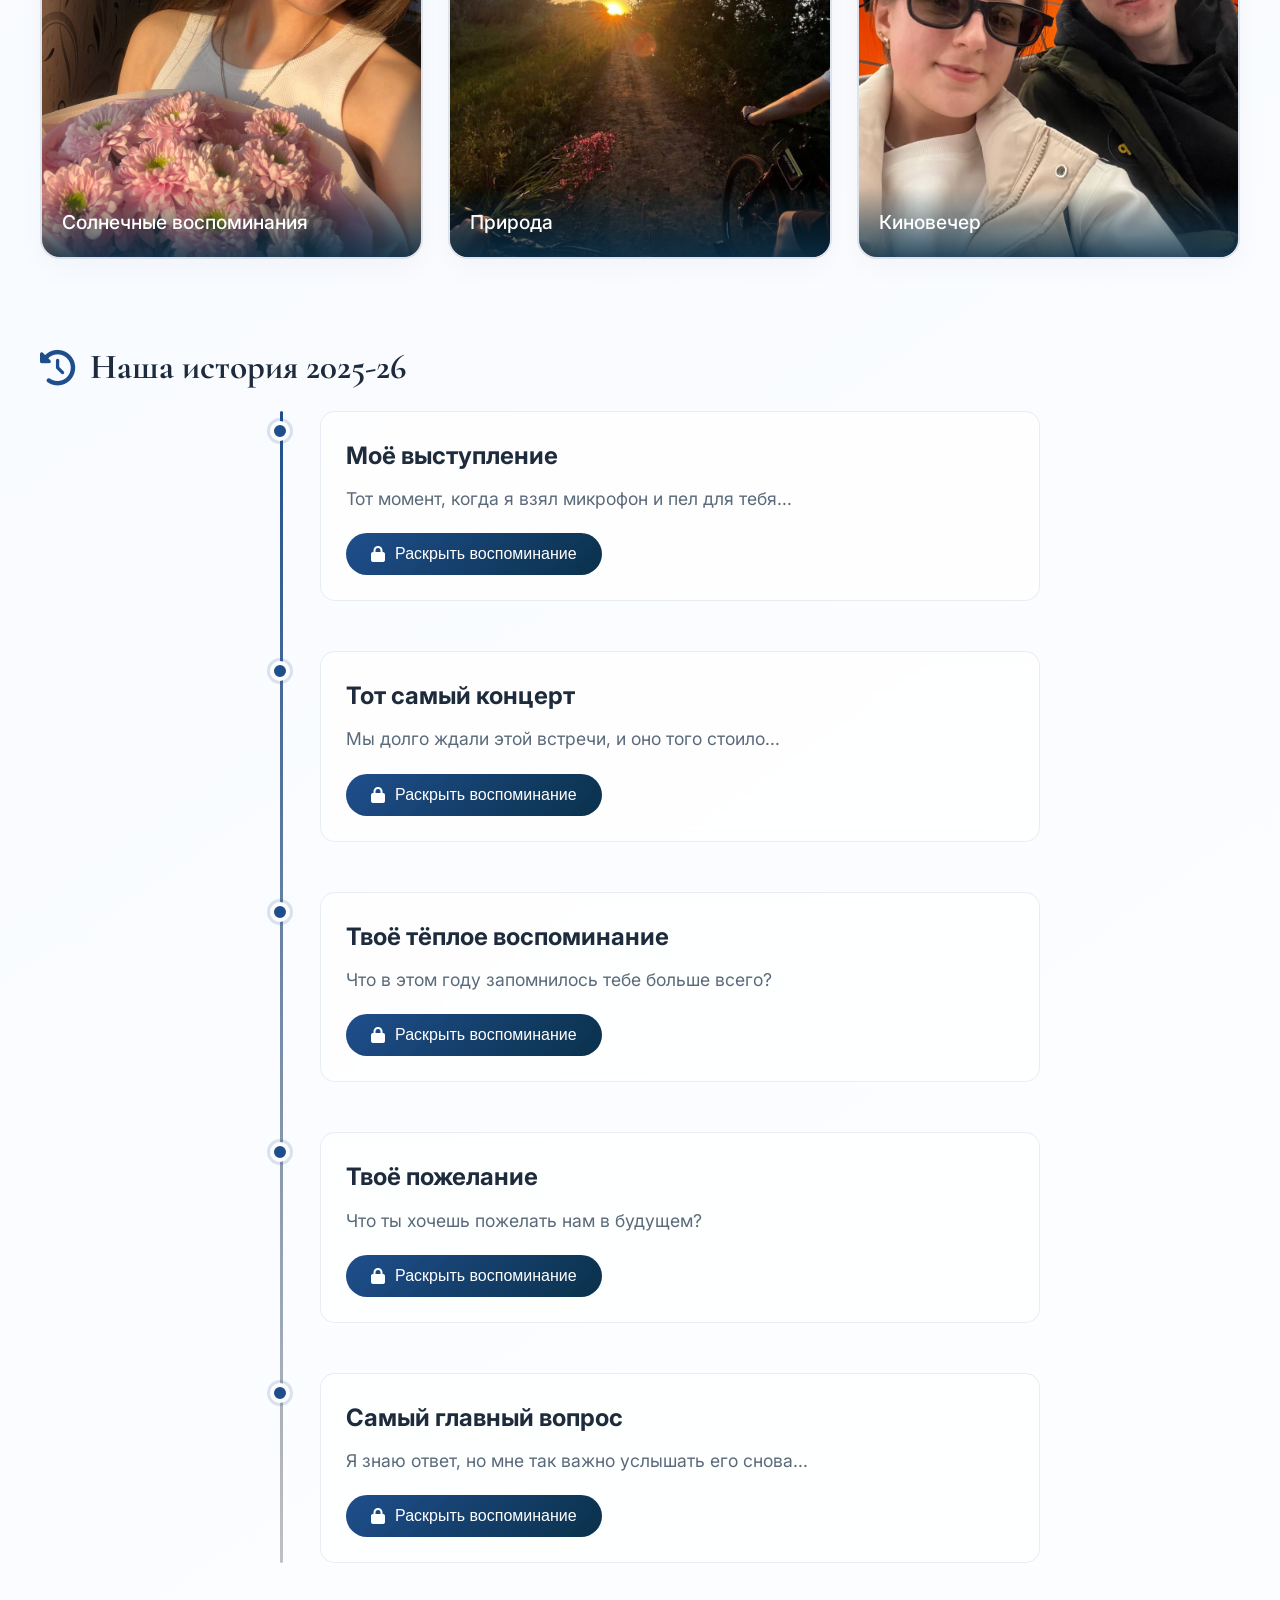
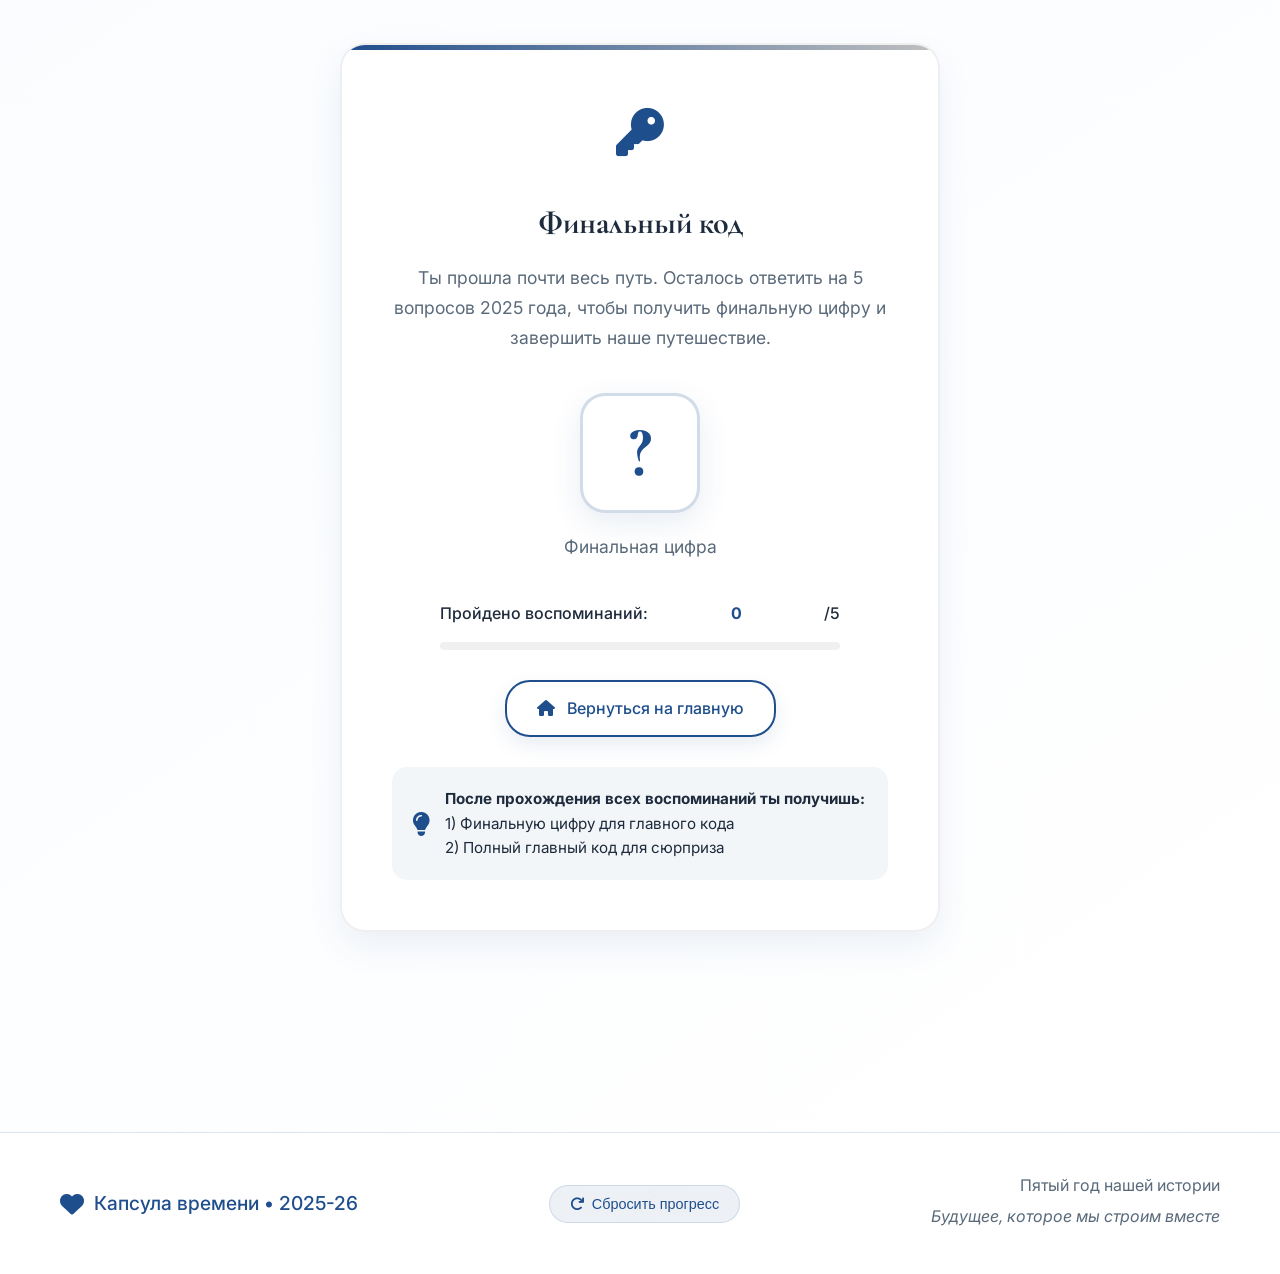
<file: pages/2025/2025.html>
<!DOCTYPE html>
<html lang="ru">
<head>
    <meta charset="UTF-8">
    <meta name="viewport" content="width=device-width, initial-scale=1.0">
    <title>2025-26 • Будущее • Капсула времени</title>
    <link rel="stylesheet" href="2025.css">
    <link rel="preconnect" href="https://fonts.googleapis.com">
    <link rel="preconnect" href="https://fonts.gstatic.com" crossorigin>
    <link href="https://fonts.googleapis.com/css2?family=Cormorant+Garamond:wght@400;500;600;700&family=Inter:wght@300;400;500&display=swap" rel="stylesheet">
    <link rel="stylesheet" href="https://cdnjs.cloudflare.com/ajax/libs/font-awesome/6.4.0/css/all.min.css">
    <link rel="icon" type="image/x-icon" href="assets/icons/heart.ico">
</head>
<body>
    <!-- Уникальный космически-сапфировый фон -->
    <div class="year-background-2025">
        <div class="space-base"></div>
        <div class="milky-way"></div>
        
        <div class="star-distant star-distant-1"></div>
        <div class="star-distant star-distant-2"></div>
        <div class="star-distant star-distant-3"></div>
        <div class="star-distant star-distant-4"></div>
        <div class="star-distant star-distant-5"></div>
        <div class="star-distant star-distant-6"></div>
        <div class="star-distant star-distant-7"></div>
        <div class="star-distant star-distant-8"></div>
        <div class="star-distant star-distant-9"></div>
        <div class="star-distant star-distant-10"></div>
        
        <div class="star-bright star-bright-1"></div>
        <div class="star-bright star-bright-2"></div>
        <div class="star-bright star-bright-3"></div>
        <div class="star-bright star-bright-4"></div>
        <div class="star-bright star-bright-5"></div>
        <div class="star-bright star-bright-6"></div>
        <div class="star-bright star-bright-7"></div>
        <div class="star-bright star-bright-8"></div>
        
        <div class="sapphire-crystal sapphire-crystal-1"></div>
        <div class="sapphire-crystal sapphire-crystal-2"></div>
        <div class="sapphire-crystal sapphire-crystal-3"></div>
        <div class="sapphire-crystal sapphire-crystal-4"></div>
        <div class="sapphire-crystal sapphire-crystal-5"></div>
        
        <div class="platinum-sparkle platinum-sparkle-1"></div>
        <div class="platinum-sparkle platinum-sparkle-2"></div>
        <div class="platinum-sparkle platinum-sparkle-3"></div>
        <div class="platinum-sparkle platinum-sparkle-4"></div>
        <div class="platinum-sparkle platinum-sparkle-5"></div>
        <div class="platinum-sparkle platinum-sparkle-6"></div>
        <div class="platinum-sparkle platinum-sparkle-7"></div>
        <div class="platinum-sparkle platinum-sparkle-8"></div>
        <div class="platinum-sparkle platinum-sparkle-9"></div>
        <div class="platinum-sparkle platinum-sparkle-10"></div>
        
        <div class="shooting-star shooting-star-1"></div>
        <div class="shooting-star shooting-star-2"></div>
        <div class="shooting-star shooting-star-3"></div>
        <div class="shooting-star shooting-star-4"></div>
        
        <div class="future-icon">
            <i class="fas fa-star"></i>
        </div>
        <div class="future-icon">
            <i class="fas fa-moon"></i>
        </div>
        <div class="future-icon">
            <i class="fas fa-infinity"></i>
        </div>
        <div class="future-icon">
            <i class="fas fa-rocket"></i>
        </div>
        <div class="future-icon">
            <i class="fas fa-gem"></i>
        </div>
        <div class="future-icon">
            <i class="fas fa-crown"></i>
        </div>
        <div class="future-icon">
            <i class="fas fa-heart"></i>
        </div>
        <div class="future-icon">
            <i class="fas fa-compass"></i>
        </div>
    </div>

    <!-- Загрузочный экран -->
    <div class="year-loading" id="loadingScreen">
        <div class="loading-content">
            <div class="loading-heart">
                <i class="fas fa-heart"></i>
            </div>
            <h2>2025-26</h2>
            <p>Наше будущее, которое мы строим вместе</p>
            <div class="loading-progress">
                <div class="progress-fill"></div>
            </div>
        </div>
    </div>

    <!-- Шапка -->
    <header class="year-header">
        <div class="header-content">
            <a href="../../main.html" class="back-button">
                <i class="fas fa-arrow-left"></i>
                <span>На главную</span>
            </a>
            <div class="year-title">
                <h1>2025-26</h1>
                <div class="year-subtitle">Будущее нашей любви</div>
            </div>
            <div class="header-date">
                14.02.2025 — 14.02.2026
            </div>
        </div>
    </header>

    <!-- Основной контент -->
    <main class="year-main" id="mainContent" style="opacity: 0;">
        <!-- Приветственный блок -->
        <section class="welcome-section">
            <div class="welcome-card">
                <div class="welcome-icon">
                    <i class="fas fa-infinity"></i>
                </div>
                <h2>Добро пожаловать в будущее</h2>
                <p class="welcome-text">
                    Пятый год — это не конец, а новое начало. Мы прошли путь от первых встреч 
                    до полного понимания, от робких шагов до уверенного полёта. Впереди — целая жизнь,
                    и каждый день с тобой — это подарок.
                </p>
                <div class="welcome-stats">
                    <div class="stat">
                        <div class="stat-number">1826+</div>
                        <div class="stat-label">дней вместе</div>
                    </div>
                    <div class="stat">
                        <div class="stat-number">∞</div>
                        <div class="stat-label">впереди</div>
                    </div>
                    <div class="stat">
                        <div class="stat-number">5</div>
                        <div class="stat-label">лет любви</div>
                    </div>
                </div>
            </div>
        </section>

        <!-- Галерея -->
        <section class="gallery-section">
            <h2 class="section-title">
                <i class="fas fa-images"></i>
                Наши мгновения
            </h2>
            <p class="section-description">
                Кадры нашей общей истории
            </p>
            
            <div class="gallery-collage">
                <div class="collage-row">
                    <div class="collage-item main-photo">
                        <div class="photo-frame">
                            <img src="assets/photo1.jpg" alt="Песня в микрофон" class="collage-img">
                            <div class="photo-caption">Теплые воспоминания</div>
                        </div>
                    </div>
                    <div class="collage-item">
                        <div class="photo-frame">
                            <img src="assets/photo2.jpg" alt="Концерт Принц" class="collage-img">
                            <div class="photo-caption">Фотобудка</div>
                        </div>
                    </div>
                </div>
                <div class="collage-row">
                    <div class="collage-item">
                        <div class="photo-frame">
                            <img src="assets/photo3.jpg" alt="Твои воспоминания" class="collage-img">
                            <div class="photo-caption">Солнечные воспоминания</div>
                        </div>
                    </div>
                    <div class="collage-item">
                        <div class="photo-frame">
                            <img src="assets/photo4.jpg" alt="Пожелания" class="collage-img">
                            <div class="photo-caption">Природа</div>
                        </div>
                    </div>
                    <div class="collage-item">
                        <div class="photo-frame">
                            <img src="assets/photo5.jpg" alt="Бесконечность" class="collage-img">
                            <div class="photo-caption">Киновечер</div>
                        </div>
                    </div>
                </div>
            </div>
        </section>

        <!-- Интерактивная временная шкала - 5 ВОПРОСОВ -->
        <section class="timeline-section">
            <h2 class="section-title">
                <i class="fas fa-history"></i>
                Наша история 2025-26
            </h2>
            
            <div class="timeline">
                <!-- Точка линии -->
                <div class="timeline-line"></div>
                
                <!-- Вопрос 1: Песня на дне рождения (радио) -->
                <div class="timeline-event" data-month="birthday-song">
                    <div class="timeline-dot"></div>
                    <div class="event-content">
                        <h3>Моё выступление</h3>
                        <p>Тот момент, когда я взял микрофон и пел для тебя...</p>
                        <button class="reveal-btn" data-memory="birthday-song">
                            <i class="fas fa-lock"></i>
                            Раскрыть воспоминание
                        </button>
                        <div class="memory-content hidden" id="memory-birthday-song">
                            <div class="memory-text">
                                <p>Я никогда не считал себя певцом. Но в день своего рождения почему-то захотелось спеть именно эту песню. Ты смотрела на меня из зала, улыбалась и подпевала. В тот момент я чувствовал себя рок-звездой. Не из-за микрофона и сцены, а из-за твоего взгляда.</p>
                                <div class="memory-question">
                                    <p><strong>Вопрос:</strong> Какую песню я пел в микрофон на моё др?</p>
                                    <div class="options">
                                        <label>
                                            <input type="radio" name="birthday-song" value="yarmak">
                                            Ярмак - Сердце пацана
                                        </label>
                                        <label>
                                            <input type="radio" name="birthday-song" value="vorobiev">
                                            Алексей Воробьев - На стене в твоем подъезде
                                        </label>
                                        <label>
                                            <input type="radio" name="birthday-song" value="bahh-tee">
                                            Bahh Tee - 10 Лет Спустя
                                        </label>
                                    </div>
                                    <button class="answer-btn" data-correct="yarmak">Ответить</button>
                                </div>
                            </div>
                        </div>
                    </div>
                </div>

                <!-- Вопрос 2: Концерт Принц (текст) -->
                <div class="timeline-event" data-month="prince-concert">
                    <div class="timeline-dot"></div>
                    <div class="event-content">
                        <h3>Тот самый концерт</h3>
                        <p>Мы долго ждали этой встречи, и оно того стоило...</p>
                        <button class="reveal-btn" data-memory="prince-concert">
                            <i class="fas fa-lock"></i>
                            Раскрыть воспоминание
                        </button>
                        <div class="memory-content hidden" id="memory-prince-concert">
                            <div class="memory-text">
                                <p>Я помню, как ты стояла я на набережной и смотрела концерт музыкантов, а я хотел с тобой тоже побывать и после работы я мчался к тебе пробираясь сквозь пробки и толпу. И я успеваю прийти к тебе в тот самый момент когда начинает петь наш любимый исполнитель.</p>
                                <div class="memory-question">
                                    <p><strong>Вопрос:</strong> На каком запоминающемся концерте мы с тобой побывали?</p>
                                    <div class="text-input-group">
                                        <input type="text" class="text-answer" id="prince-concert-answer" placeholder="Введи ответ...">
                                    </div>
                                    <button class="answer-btn text-answer-btn" data-memory="prince-concert">Ответить</button>
                                </div>
                            </div>
                        </div>
                    </div>
                </div>

                <!-- Вопрос 3: Твоё хорошее событие (любой ответ) -->
                <div class="timeline-event" data-month="good-memory">
                    <div class="timeline-dot"></div>
                    <div class="event-content">
                        <h3>Твоё тёплое воспоминание</h3>
                        <p>Что в этом году запомнилось тебе больше всего?</p>
                        <button class="reveal-btn" data-memory="good-memory">
                            <i class="fas fa-lock"></i>
                            Раскрыть воспоминание
                        </button>
                        <div class="memory-content hidden" id="memory-good-memory">
                            <div class="memory-text">
                                <p>У каждого из нас есть моменты, которые греют сердце. Я помню свои, но мне очень важно знать твои. Расскажи мне о самом хорошем событии этого года. Всё, что ты напишешь, будет правильным. Потому что это твои чувства.</p>
                                <div class="memory-question">
                                    <p><strong>Вопрос:</strong> Напиши какое хорошее событие ты запомнила в этом году?</p>
                                    <div class="text-input-group">
                                        <textarea class="text-answer textarea-large" id="good-memory-answer" placeholder="Напиши здесь..."></textarea>
                                    </div>
                                    <button class="answer-btn text-answer-btn" data-memory="good-memory">Сохранить</button>
                                </div>
                            </div>
                        </div>
                    </div>
                </div>

                <!-- Вопрос 4: Пожелание отношениям (любой ответ) -->
                <div class="timeline-event" data-month="future-wish">
                    <div class="timeline-dot"></div>
                    <div class="event-content">
                        <h3>Твоё пожелание</h3>
                        <p>Что ты хочешь пожелать нам в будущем?</p>
                        <button class="reveal-btn" data-memory="future-wish">
                            <i class="fas fa-lock"></i>
                            Раскрыть воспоминание
                        </button>
                        <div class="memory-content hidden" id="memory-future-wish">
                            <div class="memory-text">
                                <p>Пять лет — это только начало. Впереди у нас ещё столько всего: свадьба, дети, дом, путешествия, старость на веранде. Но самое главное — чтобы мы всегда оставались друг у друга.</p>
                                <div class="memory-question">
                                    <p><strong>Вопрос:</strong> Что бы ты хотела пожелать нашим отношениям на будущее?</p>
                                    <div class="text-input-group">
                                        <textarea class="text-answer textarea-large" id="future-wish-answer" placeholder="Напиши пожелание..."></textarea>
                                    </div>
                                    <button class="answer-btn text-answer-btn" data-memory="future-wish">Сохранить</button>
                                </div>
                            </div>
                        </div>
                    </div>
                </div>

                <!-- Вопрос 5: На сколько ты любишь меня? (бесконечность) -->
                <div class="timeline-event" data-month="love-scale">
                    <div class="timeline-dot"></div>
                    <div class="event-content">
                        <h3>Самый главный вопрос</h3>
                        <p>Я знаю ответ, но мне так важно услышать его снова...</p>
                        <button class="reveal-btn" data-memory="love-scale">
                            <i class="fas fa-lock"></i>
                            Раскрыть воспоминание
                        </button>
                        <div class="memory-content hidden" id="memory-love-scale">
                            <div class="memory-text">
                                <p>Любовь нельзя измерить в километрах, днях или граммах. Но если бы можно было — у нас было бы бесконечно много. Ты — моя бесконечность. А я — твоя?</p>
                                <div class="memory-question">
                                    <p><strong>Вопрос:</strong> На сколько ты любишь меня?</p>
                                    <div class="text-input-group">
                                        <input type="text" class="text-answer" id="love-scale-answer" placeholder="Введи ответ...">
                                    </div>
                                    <button class="answer-btn text-answer-btn" data-memory="love-scale">Ответить</button>
                                </div>
                            </div>
                        </div>
                    </div>
                </div>
            </div>
        </section>

        <!-- Секция с кодами - 5 ВОПРОСОВ -->
        <section class="code-section">
            <div class="code-card">
                <div class="code-icon">
                    <i class="fas fa-key"></i>
                </div>
                <h3>Финальный код</h3>
                <p class="code-description">
                    Ты прошла почти весь путь. Осталось ответить на 5 вопросов 2025 года, 
                    чтобы получить финальную цифру и завершить наше путешествие.
                </p>
                
                <!-- Основная цифра кода -->
                <div class="code-display">
                    <div class="code-digit" id="yearCodeDigit">?</div>
                    <div class="digit-label">Финальная цифра</div>
                </div>
                
                <!-- Финальный код для сюрприза -->
                <div class="code-for-final hidden" id="codeForFinal">
                    <div class="final-code-header">
                        <i class="fas fa-crown"></i>
                        <h4>Главный код доступа</h4>
                    </div>
                    <div class="final-code-display">
                        <div class="final-code-char">5</div>
                        <div class="final-code-char">2</div>
                        <div class="final-code-char">3</div>
                        <div class="final-code-char">4</div>
                        <div class="final-code-char">5</div>
                    </div>
                    <p class="final-code-hint">
                        Это твой главный приз! Введи этот код на главной странице.
                    </p>
                    <button class="btn-copy-final-code" id="copyFinalCodeBtnInline">
                        <i class="fas fa-copy"></i> Скопировать главный код
                    </button>
                </div>
                
                <div class="progress-info">
                    <div class="progress-text">
                        Пройдено воспоминаний: <span id="completedCount">0</span>/5
                    </div>
                    <div class="progress-bar">
                        <div class="progress-fill" id="memoryProgress"></div>
                    </div>
                </div>
                
                <div class="code-action">
                    <a href="../../main.html" class="code-home-btn">
                        <i class="fas fa-home"></i>
                        Вернуться на главную
                    </a>
                </div>
                
                <div class="code-hint">
                    <i class="fas fa-lightbulb"></i>
                    <p>
                        <strong>После прохождения всех воспоминаний ты получишь:</strong><br>
                        1) Финальную цифру для главного кода<br>
                        2) Полный главный код для сюрприза
                    </p>
                </div>
            </div>
        </section>
    </main>

    <!-- Футер -->
    <footer class="year-footer">
        <div class="footer-content">
            <div class="footer-logo">
                <i class="fas fa-heart"></i>
                <span>Капсула времени • 2025-26</span>
            </div>
            <div class="footer-actions">
                <button class="reset-btn" id="resetBtn2025">
                    <i class="fas fa-redo"></i>
                    Сбросить прогресс
                </button>
            </div>
            <div class="footer-copy">
                <p>Пятый год нашей истории</p>
                <p class="footer-note">Будущее, которое мы строим вместе</p>
            </div>
        </div>
    </footer>

    <!-- Модальное окно подтверждения сброса -->
    <div class="modal-overlay" id="confirmModal">
        <div class="modal-content confirm-modal">
            <div class="modal-header">
                <h2><i class="fas fa-exclamation-triangle"></i> Подтверждение</h2>
                <button class="modal-close">&times;</button>
            </div>
            <div class="modal-body">
                <p>Точно сбросить прогресс 2025 года?</p>
                <p class="modal-warning">Все ответы будут удалены. Ты потеряешь финальный код.</p>
            </div>
            <div class="modal-actions">
                <button class="modal-btn danger" id="confirmResetBtn">
                    <i class="fas fa-trash"></i> Да, сбросить
                </button>
                <button class="modal-btn secondary" id="cancelResetBtn">
                    Отмена
                </button>
            </div>
        </div>
    </div>

    <!-- Финальное модальное окно -->
    <div class="modal-overlay" id="finalCodesModal">
        <div class="modal-content final-codes-modal">
            <div class="modal-header">
                <h2><i class="fas fa-trophy"></i> Ты сделала это!</h2>
                <button class="modal-close">&times;</button>
            </div>
            <div class="modal-body">
                <p>5 лет. 1826 дней. Ты прошла всю нашу историю от начала до конца.</p>
                
                <div class="modal-code-section">
                    <h3><i class="fas fa-star"></i> Твоя финальная цифра</h3>
                    <div class="modal-main-code">
                        <div class="modal-main-digit" id="modalMainDigit">5</div>
                    </div>
                    <p class="modal-code-description">
                        Это последняя цифра главного кода. Теперь у тебя есть все 5 цифр.
                    </p>
                </div>
                
                <div class="modal-code-section">
                    <h3><i class="fas fa-crown"></i> Главный код доступа</h3>
                    <div class="modal-full-code">
                        <div class="modal-code-char">5</div>
                        <div class="modal-code-char">2</div>
                        <div class="modal-code-char">3</div>
                        <div class="modal-code-char">4</div>
                        <div class="modal-code-char">5</div>
                    </div>
                    <p class="modal-code-description">
                        Введи этот код на главной странице.
                    </p>
                </div>
                
                <div class="modal-hint">
                    <i class="fas fa-heart"></i>
                    <p>
                        <strong>Спасибо, что прошла этот путь со мной.</strong><br>
                        Каждый год, каждое воспоминание, каждый ответ — это часть нашей истории. Я люблю тебя. Навсегда.
                    </p>
                </div>
            </div>
            <div class="modal-actions">
                <button class="modal-btn primary" id="copyAllCodesBtn">
                    <i class="fas fa-copy"></i> Скопировать код
                </button>
                <button class="modal-btn secondary" id="closeFinalModalBtn">
                    <i class="fas fa-check"></i> Закрыть
                </button>
            </div>
        </div>
    </div>

    <script src="2025.js"></script>
    <!-- Автоматическая музыка -->
            <audio id="yearMusic" loop autoplay style="display: none;">
                <source src="2025.mp3" type="audio/mpeg">
                <!-- Для 2022 года замените src на: assets/audio/2022.mp3 -->
                <!-- Для 2021 года замените src на: assets/audio/2021.mp3 -->
                <!-- Для главной страницы замените src на: assets/audio/main.mp3 -->
            </audio>

            <script>
            document.addEventListener('DOMContentLoaded', function() {
                const audio = document.getElementById('yearMusic');
                
                // Форсированный запуск музыки
                audio.volume = 0.7; // Громкость 70%
                
                function forcePlay() {
                    audio.play()
                        .then(() => console.log('Музыка играет'))
                        .catch(() => {
                            // Если не получилось с первого раза, пробуем снова
                            setTimeout(forcePlay, 1000);
                        });
                }
                
                forcePlay();
                
                // Музыка продолжит играть при переходе между страницами?
                // Нет, так как каждая страница загружается заново.
                // Если хотите непрерывность - используйте версию с localStorage из предыдущего ответа.
            });
            </script>
</body>
</html>
</file>
<file: loading.css>
/* ===== ОСНОВНЫЕ СТИЛИ ЗАГРУЗКИ ===== */
:root {
    --primary-pink: #ff7eb3;
    --light-pink: #ffafcc;
    --soft-pink: #ffe4ec;
    --dark-pink: #ff5c8d;
    --accent-gold: #ffd166;
    --text-dark: #4a4a4a;
    --text-light: #888;
    --white: #ffffff;
    --transition: all 0.3s cubic-bezier(0.4, 0, 0.2, 1);
}

* {
    margin: 0;
    padding: 0;
    box-sizing: border-box;
}

body {
    font-family: 'Inter', sans-serif;
    color: var(--text-dark);
    background: linear-gradient(135deg, #fff5f9 0%, #fff 100%);
    min-height: 100vh;
    display: flex;
    justify-content: center;
    align-items: center;
    overflow: hidden;
}

/* Контейнер загрузки */
.loading-container {
    position: relative;
    width: 100%;
    height: 100vh;
    overflow: hidden;
}

/* Фон с анимацией */
.loading-background {
    position: absolute;
    top: 0;
    left: 0;
    width: 100%;
    height: 100%;
    z-index: -1;
    overflow: hidden;
}

.floating-heart {
    position: absolute;
    color: var(--light-pink);
    opacity: 0.15;
    font-size: 2rem;
    animation: float 20s infinite linear;
}

.floating-heart:nth-child(1) {
    top: 15%;
    left: 10%;
    animation-delay: 0s;
}

.floating-heart:nth-child(2) {
    top: 70%;
    right: 10%;
    animation-delay: -4s;
    font-size: 1.6rem;
}

.floating-heart:nth-child(3) {
    bottom: 25%;
    left: 20%;
    animation-delay: -8s;
    font-size: 2.5rem;
}

@keyframes float {
    0% {
        transform: translateY(0) rotate(0deg);
        opacity: 0.15;
    }
    50% {
        transform: translateY(-100px) rotate(180deg);
        opacity: 0.05;
    }
    100% {
        transform: translateY(0) rotate(360deg);
        opacity: 0.15;
    }
}

/* Контент загрузки */
.loading-content {
    max-width: 900px;
    margin: 0 auto;
    padding: 40px 30px;
    height: 100vh;
    display: flex;
    flex-direction: column;
    justify-content: center;
    animation: fadeIn 1s ease-out;
}

/* Заголовок */
.loading-main {
    text-align: center;
    animation: fadeInUp 0.8s ease-out 0.2s both;
}

.loading-title {
    margin-bottom: 40px;
}

.loading-title h1 {
    font-family: 'Cormorant Garamond', serif;
    font-size: 4.5rem;
    font-weight: 700;
    line-height: 1.1;
    margin: 0;
    color: var(--text-dark);
}

.loading-title .highlight {
    background: linear-gradient(120deg, var(--primary-pink) 0%, var(--accent-gold) 100%);
    -webkit-background-clip: text;
    -webkit-text-fill-color: transparent;
    background-clip: text;
}

@keyframes fadeIn {
    from { opacity: 0; }
    to { opacity: 1; }
}

@keyframes fadeInUp {
    from {
        opacity: 0;
        transform: translateY(30px);
    }
    to {
        opacity: 1;
        transform: translateY(0);
    }
}

/* Анимация сердечек */
.hearts-animation {
    display: flex;
    justify-content: center;
    gap: 30px;
    margin: 40px 0 60px;
    position: relative;
}

.heart-pulse {
    width: 20px;
    height: 20px;
    background: var(--primary-pink);
    border-radius: 50%;
    position: relative;
    animation: pulse 2s infinite;
}

.heart-pulse:nth-child(1) {
    animation-delay: 0s;
}

.heart-pulse:nth-child(2) {
    animation-delay: 0.4s;
}

.heart-pulse:nth-child(3) {
    animation-delay: 0.8s;
}

@keyframes pulse {
    0% {
        transform: scale(0.8);
        opacity: 0.7;
        box-shadow: 0 0 0 0 rgba(255, 126, 179, 0.7);
    }
    70% {
        transform: scale(1.2);
        opacity: 1;
        box-shadow: 0 0 0 15px rgba(255, 126, 179, 0);
    }
    100% {
        transform: scale(0.8);
        opacity: 0.7;
        box-shadow: 0 0 0 0 rgba(255, 126, 179, 0);
    }
}

/* Сообщения о загрузке */
.loading-messages {
    height: 60px;
    margin: 30px 0 40px;
    position: relative;
    overflow: hidden;
}

.message {
    position: absolute;
    top: 0;
    left: 0;
    width: 100%;
    display: flex;
    align-items: center;
    justify-content: center;
    gap: 15px;
    font-size: 1.2rem;
    color: var(--text-dark);
    opacity: 0;
    transform: translateY(20px);
    transition: all 0.5s ease;
}

.message.active {
    opacity: 1;
    transform: translateY(0);
}

.message i {
    color: var(--primary-pink);
    font-size: 1.3rem;
}

/* Прогресс-бар */
.loading-progress {
    max-width: 600px;
    margin: 0 auto 40px;
}

.progress-info {
    display: flex;
    justify-content: space-between;
    align-items: center;
    margin-bottom: 15px;
}

.progress-text {
    color: var(--text-dark);
    font-size: 1.1rem;
    font-weight: 500;
}

.progress-percent {
    color: var(--primary-pink);
    font-size: 1.3rem;
    font-weight: 600;
    font-family: 'Cormorant Garamond', serif;
}

.progress-bar {
    height: 8px;
    background: var(--soft-pink);
    border-radius: 4px;
    overflow: hidden;
    margin-bottom: 15px;
}

.progress-fill {
    height: 100%;
    background: linear-gradient(90deg, var(--primary-pink), var(--accent-gold));
    border-radius: 4px;
    width: 0%;
    transition: width 0.3s ease;
}

.progress-time {
    display: flex;
    align-items: center;
    justify-content: center;
    gap: 10px;
    color: var(--text-light);
    font-size: 0.95rem;
}

.progress-time i {
    color: var(--primary-pink);
}

/* Счётчик дней */
.loading-counter {
    text-align: center;
    margin: 30px 0;
    animation: fadeInUp 1s ease-out 0.5s both;
}

.counter-number {
    font-family: 'Cormorant Garamond', serif;
    font-size: 5rem;
    font-weight: 700;
    color: var(--primary-pink);
    line-height: 1;
    margin-bottom: 10px;
    text-shadow: 0 5px 15px rgba(255, 126, 179, 0.2);
}

.counter-label {
    color: var(--text-light);
    font-size: 1.1rem;
    letter-spacing: 1px;
}

/* Эффект свечения */
.glow-effect {
    position: absolute;
    top: 50%;
    left: 50%;
    transform: translate(-50%, -50%);
    width: 500px;
    height: 500px;
    background: radial-gradient(circle, rgba(255, 126, 179, 0.1) 0%, rgba(255, 126, 179, 0) 70%);
    border-radius: 50%;
    z-index: -1;
    filter: blur(40px);
    animation: glowPulse 4s ease-in-out infinite;
}

@keyframes glowPulse {
    0%, 100% {
        opacity: 0.5;
        transform: translate(-50%, -50%) scale(1);
    }
    50% {
        opacity: 0.8;
        transform: translate(-50%, -50%) scale(1.1);
    }
}

/* Адаптивность */
@media (max-width: 768px) {
    .loading-content {
        padding: 30px 20px;
    }
    
    .loading-title h1 {
        font-size: 3.5rem;
    }
    
    .counter-number {
        font-size: 4rem;
    }
    
    .message {
        font-size: 1.1rem;
    }
    
    .loading-messages {
        height: 50px;
    }
}

@media (max-width: 480px) {
    .loading-title h1 {
        font-size: 2.8rem;
    }
    
    .counter-number {
        font-size: 3.5rem;
    }
    
    .message {
        font-size: 1rem;
    }
    
    .progress-text {
        font-size: 1rem;
    }
    
    .progress-percent {
        font-size: 1.2rem;
    }
}
</file>
<file: style.css>
/* ===== ОСНОВНЫЕ НАСТРОЙКИ ===== */
:root {
    --primary-pink: #ff7eb3;
    --light-pink: #ffafcc;
    --soft-pink: #ffe4ec;
    --dark-pink: #ff5c8d;
    --accent-gold: #ffd166;
    --text-dark: #4a4a4a;
    --text-light: #888;
    --white: #ffffff;
    --transition: all 0.3s cubic-bezier(0.4, 0, 0.2, 1);
    --shadow-soft: 0 8px 30px rgba(255, 126, 179, 0.12);
    --shadow-hard: 0 15px 40px rgba(255, 126, 179, 0.2);
    --border-radius: 20px;
}

* {
    margin: 0;
    padding: 0;
    box-sizing: border-box;
}

html {
    scroll-behavior: smooth;
}

body {
    font-family: 'Inter', sans-serif;
    color: var(--text-dark);
    background: linear-gradient(135deg, #fff5f9 0%, #fff 100%);
    min-height: 100vh;
    line-height: 1.6;
    overflow-x: hidden;
}

.container {
    max-width: 1400px; /* Увеличили ширину для 5 карточек */
    margin: 0 auto;
    padding: 0 20px;
    min-height: 100vh;
    display: flex;
    flex-direction: column;
}

/* ===== МНОЖЕСТВО ПЛАВАЮЩИХ СЕРДЕЧЕК ===== */
.floating-hearts-bg {
    position: fixed;
    top: 0;
    left: 0;
    width: 100%;
    height: 100%;
    z-index: 0;
    overflow: hidden;
    pointer-events: none;
}

/* Общие стили для всех сердечек */
.heart-float {
    position: absolute;
    animation-timing-function: linear;
    animation-iteration-count: infinite;
    filter: drop-shadow(0 0 5px rgba(255, 126, 179, 0.3));
}

/* Размеры сердечек */
.heart-float.large {
    font-size: 4rem;
    opacity: 0.25;
}

.heart-float.medium {
    font-size: 2.5rem;
    opacity: 0.2;
}

.heart-float.small {
    font-size: 1.8rem;
    opacity: 0.15;
}

.heart-float.special {
    font-size: 3rem;
    opacity: 0.3;
}

/* Цвета сердечек */
.heart-float.large { color: #ff7eb3; } /* Основной розовый */
.heart-float.medium { color: #ffafcc; } /* Светло-розовый */
.heart-float.small { color: #ffd1e0; } /* Очень светлый розовый */
.heart-float.special.heart-16 { color: #ffd166; } /* Золотой */
.heart-float.special.heart-17 { color: #ff8e53; } /* Оранжевый */
.heart-float.special.heart-18 { color: #6b5bff; } /* Фиолетовый */

/* Позиционирование каждой сердечки */
.heart-1 { top: 10%; left: 5%; }
.heart-2 { top: 70%; right: 8%; }
.heart-3 { bottom: 15%; left: 15%; }

.heart-4 { top: 20%; left: 20%; }
.heart-5 { top: 40%; right: 25%; }
.heart-6 { bottom: 30%; left: 30%; }
.heart-7 { top: 60%; right: 35%; }
.heart-8 { bottom: 40%; left: 40%; }

.heart-9 { top: 15%; left: 60%; }
.heart-10 { top: 35%; right: 15%; }
.heart-11 { bottom: 25%; left: 70%; }
.heart-12 { top: 55%; right: 45%; }
.heart-13 { bottom: 35%; left: 80%; }
.heart-14 { top: 75%; right: 20%; }
.heart-15 { bottom: 45%; left: 90%; }

.heart-16 { top: 25%; left: 50%; }
.heart-17 { top: 50%; right: 60%; }
.heart-18 { bottom: 20%; left: 65%; }

/* Анимации для сердечек */
/* Медленные большие сердечки */
.heart-1 { animation: floatHeartBig 40s infinite linear; }
.heart-2 { animation: floatHeartBig 45s infinite linear reverse; }
.heart-3 { animation: floatHeartBig 50s infinite linear; }

/* Средние сердечки со средней скоростью */
.heart-4 { animation: floatHeartMedium 30s infinite linear; }
.heart-5 { animation: floatHeartMedium 35s infinite linear reverse; }
.heart-6 { animation: floatHeartMedium 32s infinite linear; }
.heart-7 { animation: floatHeartMedium 38s infinite linear reverse; }
.heart-8 { animation: floatHeartMedium 33s infinite linear; }

/* Быстрые маленькие сердечки */
.heart-9 { animation: floatHeartSmall 20s infinite linear; }
.heart-10 { animation: floatHeartSmall 22s infinite linear reverse; }
.heart-11 { animation: floatHeartSmall 25s infinite linear; }
.heart-12 { animation: floatHeartSmall 18s infinite linear reverse; }
.heart-13 { animation: floatHeartSmall 23s infinite linear; }
.heart-14 { animation: floatHeartSmall 27s infinite linear reverse; }
.heart-15 { animation: floatHeartSmall 21s infinite linear; }

/* Особые сердечки с уникальными анимациями */
.heart-16 { animation: floatSpecial 60s infinite linear; }
.heart-17 { animation: floatSpecial 55s infinite linear reverse; }
.heart-18 { animation: floatSpecial 65s infinite linear; }

/* Ключевые кадры анимаций */
@keyframes floatHeartBig {
    0% {
        transform: translate(0, 0) rotate(0deg) scale(1);
        opacity: 0.25;
    }
    25% {
        transform: translate(150px, 100px) rotate(90deg) scale(1.1);
        opacity: 0.3;
    }
    50% {
        transform: translate(300px, 50px) rotate(180deg) scale(1);
        opacity: 0.2;
    }
    75% {
        transform: translate(150px, 200px) rotate(270deg) scale(0.9);
        opacity: 0.3;
    }
    100% {
        transform: translate(0, 0) rotate(360deg) scale(1);
        opacity: 0.25;
    }
}

@keyframes floatHeartMedium {
    0% {
        transform: translate(0, 0) rotate(0deg);
        opacity: 0.2;
    }
    33% {
        transform: translate(200px, 150px) rotate(120deg);
        opacity: 0.25;
    }
    66% {
        transform: translate(-100px, 250px) rotate(240deg);
        opacity: 0.15;
    }
    100% {
        transform: translate(0, 0) rotate(360deg);
        opacity: 0.2;
    }
}

@keyframes floatHeartSmall {
    0% {
        transform: translate(0, 0) rotate(0deg);
        opacity: 0.15;
    }
    50% {
        transform: translate(300px, 200px) rotate(180deg);
        opacity: 0.2;
    }
    100% {
        transform: translate(0, 0) rotate(360deg);
        opacity: 0.15;
    }
}

@keyframes floatSpecial {
    0% {
        transform: translate(0, 0) rotate(0deg) scale(1);
        opacity: 0.3;
        filter: drop-shadow(0 0 10px currentColor);
    }
    25% {
        transform: translate(200px, 100px) rotate(90deg) scale(1.2);
        opacity: 0.4;
        filter: drop-shadow(0 0 15px currentColor);
    }
    50% {
        transform: translate(100px, 300px) rotate(180deg) scale(1);
        opacity: 0.25;
        filter: drop-shadow(0 0 5px currentColor);
    }
    75% {
        transform: translate(-100px, 200px) rotate(270deg) scale(1.1);
        opacity: 0.35;
        filter: drop-shadow(0 0 12px currentColor);
    }
    100% {
        transform: translate(0, 0) rotate(360deg) scale(1);
        opacity: 0.3;
        filter: drop-shadow(0 0 10px currentColor);
    }
}

/* Дополнительные эффекты для лучшей видимости */
.floating-hearts-bg::before {
    content: '';
    position: absolute;
    top: 0;
    left: 0;
    width: 100%;
    height: 100%;
    background: radial-gradient(
        circle at 20% 30%,
        rgba(255, 126, 179, 0.05) 0%,
        transparent 40%
    );
    z-index: -1;
}

.floating-hearts-bg::after {
    content: '';
    position: absolute;
    top: 0;
    right: 0;
    width: 100%;
    height: 100%;
    background: radial-gradient(
        circle at 80% 70%,
        rgba(255, 209, 102, 0.05) 0%,
        transparent 40%
    );
    z-index: -1;
}

/* Эффект пульсации для некоторых сердечек */
@keyframes heartbeatPulse {
    0%, 100% {
        transform: scale(1);
    }
    50% {
        transform: scale(1.15);
    }
}

/* Добавляем пульсацию к нескольким сердечкам */
.heart-1, .heart-16, .heart-17 {
    animation: floatHeartBig 40s infinite linear, heartbeatPulse 3s infinite ease-in-out;
}

.heart-9, .heart-12, .heart-15 {
    animation: floatHeartSmall 20s infinite linear, heartbeatPulse 2s infinite ease-in-out;
}

/* ===== ШАПКА ===== */
.header {
    padding: 30px 0;
    position: relative;
    z-index: 10;
}

.header-content {
    display: flex;
    justify-content: space-between;
    align-items: center;
    animation: fadeInDown 0.8s ease-out;
}

.logo {
    display: flex;
    align-items: center;
    gap: 12px;
    font-size: 1.5rem;
    font-weight: 600;
    color: var(--dark-pink);
}

.logo i {
    font-size: 1.8rem;
    animation: heartbeat 1.5s infinite;
}

.date-display {
    font-family: 'Cormorant Garamond', serif;
    font-size: 1.2rem;
    color: var(--text-light);
    font-weight: 500;
    letter-spacing: 1px;
}

@keyframes heartbeat {
    0%, 100% { transform: scale(1); }
    50% { transform: scale(1.1); }
}

@keyframes fadeInDown {
    from {
        opacity: 0;
        transform: translateY(-20px);
    }
    to {
        opacity: 1;
        transform: translateY(0);
    }
}

/* ===== ОСНОВНОЙ КОНТЕНТ ===== */
.main-content {
    flex: 1;
    padding: 40px 0;
    animation: fadeInUp 0.8s ease-out 0.2s both;
}

@keyframes fadeInUp {
    from {
        opacity: 0;
        transform: translateY(30px);
    }
    to {
        opacity: 1;
        transform: translateY(0);
    }
}

/* Приветственная секция */
.welcome-section {
    text-align: center;
    margin-bottom: 80px;
}

.anniversary-badge {
    display: inline-flex;
    align-items: center;
    gap: 10px;
    background: linear-gradient(135deg, var(--primary-pink), var(--accent-gold));
    color: var(--white);
    padding: 10px 25px;
    border-radius: 50px;
    font-weight: 500;
    margin-bottom: 30px;
    box-shadow: var(--shadow-soft);
}

.main-title {
    font-family: 'Cormorant Garamond', serif;
    font-size: 4rem;
    font-weight: 700;
    line-height: 1.1;
    margin-bottom: 20px;
    color: var(--text-dark);
}

.highlight {
    background: linear-gradient(120deg, var(--primary-pink) 0%, var(--accent-gold) 100%);
    -webkit-background-clip: text;
    -webkit-text-fill-color: transparent;
    background-clip: text;
}

.subtitle {
    font-size: 1.2rem;
    color: var(--text-light);
    margin-bottom: 50px;
    max-width: 600px;
    margin-left: auto;
    margin-right: auto;
}

/* Статистика */
.stats {
    display: flex;
    justify-content: center;
    gap: 40px;
    margin-top: 60px;
}

.stat {
    text-align: center;
}

.stat-number {
    font-size: 3rem;
    font-weight: 700;
    color: var(--primary-pink);
    margin-bottom: 5px;
    font-family: 'Cormorant Garamond', serif;
}

.stat-label {
    color: var(--text-light);
    font-size: 0.9rem;
    letter-spacing: 1px;
}

/* ===== СЕКЦИЯ ГОДОВ ===== */
.years-section {
    margin-bottom: 80px;
}

.years-section h2 {
    font-family: 'Cormorant Garamond', serif;
    font-size: 2.5rem;
    text-align: center;
    margin-bottom: 15px;
    color: var(--text-dark);
}

.years-section h2 i {
    color: var(--primary-pink);
    margin-right: 10px;
}

.section-description {
    text-align: center;
    color: var(--text-light);
    margin-bottom: 40px;
    font-size: 1.1rem;
    max-width: 600px;
    margin-left: auto;
    margin-right: auto;
}

.years-grid {
    display: grid;
    grid-template-columns: repeat(5, 1fr); /* Всегда 5 карточек в ряд */
    gap: 25px;
    margin-top: 40px;
}

.year-card {
    background: var(--white);
    border-radius: var(--border-radius);
    padding: 30px 25px;
    text-align: center;
    transition: var(--transition);
    box-shadow: var(--shadow-soft);
    border: 1px solid rgba(255, 126, 179, 0.1);
    position: relative;
    overflow: hidden;
    cursor: pointer;
    min-width: 200px; /* Минимальная ширина */
}

.year-card:hover {
    transform: translateY(-10px);
    box-shadow: var(--shadow-hard);
}

.year-card:before {
    content: '';
    position: absolute;
    top: 0;
    left: 0;
    width: 100%;
    height: 5px;
    background: linear-gradient(90deg, var(--primary-pink), var(--accent-gold));
}

.year-number {
    font-size: 2.5rem;
    font-weight: 700;
    color: var(--primary-pink);
    margin-bottom: 10px;
    font-family: 'Cormorant Garamond', serif;
}

.year-title {
    font-size: 1.3rem;
    font-weight: 600;
    margin-bottom: 15px;
    color: var(--text-dark);
}

.year-description {
    color: var(--text-light);
    font-size: 0.95rem;
    margin-bottom: 25px;
    line-height: 1.5;
    min-height: 70px;
}

/* Статусы годов */
.year-status {
    display: inline-flex;
    align-items: center;
    gap: 8px;
    padding: 10px 20px;
    border-radius: 50px;
    font-size: 0.95rem;
    font-weight: 500;
    text-decoration: none;
    transition: var(--transition);
    cursor: pointer;
}

.year-status.unlocked {
    background: linear-gradient(135deg, var(--primary-pink), var(--dark-pink));
    color: var(--white);
    box-shadow: 0 4px 15px rgba(255, 126, 179, 0.3);
}

.year-status.unlocked:hover {
    transform: translateY(-3px);
    box-shadow: 0 8px 25px rgba(255, 126, 179, 0.4);
}

.year-status.locked {
    background: var(--soft-pink);
    color: var(--dark-pink);
}

.year-status.locked:hover {
    background: var(--light-pink);
    transform: translateY(-3px);
}

/* ===== СЕКЦИЯ ГЛАВНОГО КОДА ===== */
.main-code-section {
    background: var(--white);
    border-radius: var(--border-radius);
    padding: 50px;
    margin-bottom: 80px;
    box-shadow: var(--shadow-soft);
    text-align: center;
    border: 1px solid rgba(255, 126, 179, 0.1);
}

.main-code-section h2 {
    font-family: 'Cormorant Garamond', serif;
    font-size: 2.5rem;
    margin-bottom: 15px;
    color: var(--text-dark);
}

.main-code-section h2 i {
    color: var(--primary-pink);
    margin-right: 10px;
}

/* Отображение главного кода */
.main-code-display {
    display: flex;
    justify-content: center;
    gap: 25px;
    margin: 40px 0;
    flex-wrap: nowrap; /* Не переносить на новую строку */
}

.main-code-digit {
    width: 100px;
    height: 140px;
    background: var(--soft-pink);
    border-radius: 15px;
    display: flex;
    flex-direction: column;
    align-items: center;
    justify-content: center;
    transition: var(--transition);
    position: relative;
    overflow: hidden;
    cursor: text;
}

.main-code-digit:hover {
    transform: translateY(-5px);
    box-shadow: 0 8px 25px rgba(255, 126, 179, 0.2);
}

.main-code-digit.filled {
    background: linear-gradient(135deg, var(--primary-pink), var(--dark-pink));
    transform: translateY(-5px);
    box-shadow: 0 8px 25px rgba(255, 126, 179, 0.3);
}

.digit-number {
    font-size: 3.5rem;
    font-weight: 700;
    color: var(--dark-pink);
    transition: var(--transition);
    font-family: 'Cormorant Garamond', serif;
    outline: none;
    min-height: 60px;
    min-width: 40px;
    text-align: center;
    border: none;
    background: transparent;
    cursor: text;
}

.digit-number:focus {
    outline: 2px solid var(--primary-pink);
    border-radius: 10px;
    padding: 5px;
}

.main-code-digit.filled .digit-number {
    color: var(--white);
    font-size: 4rem;
}

.digit-source {
    position: absolute;
    bottom: 15px;
    font-size: 0.9rem;
    color: var(--text-light);
}

.main-code-digit.filled .digit-source {
    color: rgba(255, 255, 255, 0.8);
}

/* Кнопки */
.code-actions {
    display: flex;
    gap: 20px;
    justify-content: center;
    margin: 30px 0;
}

.btn {
    padding: 16px 35px;
    border-radius: 50px;
    font-size: 1rem;
    font-weight: 500;
    border: none;
    cursor: pointer;
    transition: var(--transition);
    display: inline-flex;
    align-items: center;
    justify-content: center;
    gap: 10px;
    min-width: 200px;
}

.btn-check {
    background: linear-gradient(135deg, var(--primary-pink), var(--dark-pink));
    color: var(--white);
    box-shadow: 0 8px 25px rgba(255, 126, 179, 0.3);
}

.btn-check:hover:not(:disabled) {
    transform: translateY(-3px);
    box-shadow: 0 12px 35px rgba(255, 126, 179, 0.4);
}

.btn-check:disabled {
    opacity: 0.5;
    cursor: not-allowed;
}

.btn-clear {
    background: var(--soft-pink);
    color: var(--dark-pink);
}

.btn-clear:hover {
    background: var(--light-pink);
    transform: translateY(-3px);
}

/* Прогресс */
.progress-info {
    max-width: 500px;
    margin: 30px auto 0;
}

.progress-text {
    text-align: center;
    margin-bottom: 15px;
    color: var(--text-light);
    font-size: 1.1rem;
}

.progress-text span {
    color: var(--primary-pink);
    font-weight: 600;
}

.progress-bar {
    height: 8px;
    background: var(--soft-pink);
    border-radius: 4px;
    overflow: hidden;
}

.progress-fill {
    height: 100%;
    background: linear-gradient(90deg, var(--primary-pink), var(--accent-gold));
    border-radius: 4px;
    width: 0%;
    transition: width 0.5s ease-out;
}

/* ===== МОДАЛЬНОЕ ОКНО ДЛЯ КОДА ГОДА ===== */
.modal-overlay {
    position: fixed;
    top: 0;
    left: 0;
    width: 100%;
    height: 100%;
    background: rgba(255, 255, 255, 0.95);
    display: none;
    align-items: center;
    justify-content: center;
    z-index: 1000;
    backdrop-filter: blur(10px);
}

.modal-content {
    background: var(--white);
    border-radius: 30px;
    padding: 40px;
    text-align: center;
    max-width: 500px;
    width: 90%;
    box-shadow: var(--shadow-hard);
    animation: modalAppear 0.5s cubic-bezier(0.4, 0, 0.2, 1);
}

.modal-header {
    display: flex;
    justify-content: space-between;
    align-items: center;
    margin-bottom: 20px;
}

.modal-header h2 {
    font-family: 'Cormorant Garamond', serif;
    font-size: 2rem;
    color: var(--text-dark);
    margin: 0;
}

.modal-header h2 i {
    color: var(--primary-pink);
    margin-right: 10px;
}

#modalYearTitle {
    color: var(--primary-pink);
}

.modal-close {
    background: none;
    border: none;
    font-size: 2rem;
    color: var(--text-light);
    cursor: pointer;
    width: 40px;
    height: 40px;
    display: flex;
    align-items: center;
    justify-content: center;
    border-radius: 50%;
    transition: var(--transition);
}

.modal-close:hover {
    background: var(--soft-pink);
    color: var(--dark-pink);
}

.modal-description {
    color: var(--text-light);
    margin-bottom: 30px;
    font-size: 1.1rem;
}

/* Ввод кода в модальном окне */
.code-input-container {
    margin-bottom: 30px;
}

.code-input-display {
    display: flex;
    justify-content: center;
    gap: 15px;
    margin-bottom: 30px;
}

.code-digit-input {
    width: 60px;
    height: 70px;
    border-radius: 15px;
    background: var(--soft-pink);
    display: flex;
    align-items: center;
    justify-content: center;
    font-size: 2rem;
    font-weight: 700;
    color: var(--dark-pink);
    transition: var(--transition);
}

.code-digit-input.filled {
    background: linear-gradient(135deg, var(--primary-pink), var(--dark-pink));
    color: var(--white);
    transform: translateY(-5px);
    box-shadow: 0 8px 25px rgba(255, 126, 179, 0.3);
}

/* Виртуальная клавиатура */
.code-keyboard {
    max-width: 300px;
    margin: 0 auto;
}

.keyboard-row {
    display: flex;
    justify-content: center;
    gap: 15px;
    margin-bottom: 15px;
}

.key-btn {
    width: 70px;
    height: 60px;
    border-radius: 15px;
    border: none;
    background: var(--soft-pink);
    color: var(--dark-pink);
    font-size: 1.5rem;
    font-weight: 600;
    cursor: pointer;
    transition: var(--transition);
    display: flex;
    align-items: center;
    justify-content: center;
}

.key-btn:hover {
    background: var(--light-pink);
    transform: translateY(-3px);
}

.key-btn:active {
    transform: translateY(0);
}

.btn-clear {
    font-size: 1.2rem;
}

.btn-enter {
    background: linear-gradient(135deg, var(--primary-pink), var(--dark-pink));
    color: var(--white);
}

.btn-enter:hover {
    background: linear-gradient(135deg, var(--dark-pink), var(--primary-pink));
}

/* Сообщение об ошибке */
.error-message {
    display: none;
    align-items: center;
    justify-content: center;
    gap: 10px;
    background: linear-gradient(135deg, #ffe4ec, #ffd7e0);
    color: var(--dark-pink);
    padding: 15px;
    border-radius: 15px;
    margin-bottom: 30px;
    animation: shake 0.5s;
}

.error-message i {
    font-size: 1.2rem;
}

@keyframes shake {
    0%, 100% { transform: translateX(0); }
    10%, 30%, 50%, 70%, 90% { transform: translateX(-5px); }
    20%, 40%, 60%, 80% { transform: translateX(5px); }
}

@keyframes modalAppear {
    from {
        opacity: 0;
        transform: scale(0.8) translateY(20px);
    }
    to {
        opacity: 1;
        transform: scale(1) translateY(0);
    }
}

/* ===== ФУТЕР ===== */
.footer {
    background: linear-gradient(135deg, var(--soft-pink), #ffe4ec);
    padding: 50px 0 30px;
    margin-top: auto;
    position: relative;
    width: 100vw;
    left: 50%;
    right: 50%;
    margin-left: -50vw;
    margin-right: -50vw;
}

.footer-content {
    max-width: 1200px;
    margin: 0 auto;
    padding: 0 20px;
    display: flex;
    flex-direction: column;
    align-items: center;
    gap: 20px;
}

.footer-heart {
    font-size: 3rem;
    color: var(--primary-pink);
    animation: pulse 2s infinite;
}

.footer-text {
    text-align: center;
}

.footer-text p {
    color: var(--text-dark);
    font-size: 1.1rem;
    margin-bottom: 5px;
}

.footer-date {
    color: var(--text-light);
    font-size: 1rem;
    font-style: italic;
    margin-bottom: 15px;
}

.footer-copyright {
    color: var(--text-light);
    font-size: 0.9rem;
    text-align: center;
    padding-top: 20px;
    border-top: 1px solid rgba(255, 126, 179, 0.2);
    width: 100%;
    max-width: 500px;
}

@keyframes pulse {
    0%, 100% { transform: scale(1); opacity: 0.8; }
    50% { transform: scale(1.1); opacity: 1; }
}

/* ===== КНОПКА ОБНУЛЕНИЯ ===== */
.reset-button-container {
    margin: 15px 0 25px;
    text-align: center;
}

.reset-btn {
    background: linear-gradient(135deg, #f8f9fa, #e9ecef);
    color: #6c757d;
    border: 1px solid #dee2e6;
    border-radius: 20px;
    padding: 8px 20px;
    font-size: 0.85rem;
    font-weight: 500;
    cursor: pointer;
    transition: all 0.3s ease;
    display: inline-flex;
    align-items: center;
    gap: 8px;
    box-shadow: 0 2px 8px rgba(0, 0, 0, 0.05);
}

.reset-btn:hover {
    background: linear-gradient(135deg, #e9ecef, #dee2e6);
    transform: translateY(-2px);
    box-shadow: 0 4px 12px rgba(0, 0, 0, 0.1);
    color: #495057;
}

.reset-btn:active {
    transform: translateY(0);
}

.reset-btn i {
    font-size: 0.9rem;
    color: #ff6b8b;
}

.reset-hint {
    font-size: 0.75rem;
    color: #adb5bd;
    margin-top: 8px;
    font-style: italic;
}

/* Модальное окно подтверждения */
.reset-modal {
    display: none;
    position: fixed;
    top: 0;
    left: 0;
    width: 100%;
    height: 100%;
    background: rgba(0, 0, 0, 0.5);
    z-index: 2000;
    align-items: center;
    justify-content: center;
    animation: fadeIn 0.3s ease;
}

.reset-modal-content {
    background: white;
    border-radius: 20px;
    padding: 30px;
    max-width: 400px;
    width: 90%;
    text-align: center;
    box-shadow: 0 10px 40px rgba(0, 0, 0, 0.2);
    animation: slideUp 0.4s ease;
}

.reset-modal-icon {
    font-size: 3rem;
    color: #ff6b8b;
    margin-bottom: 20px;
}

.reset-modal-title {
    font-family: 'Cormorant Garamond', serif;
    font-size: 1.8rem;
    margin-bottom: 15px;
    color: var(--text-dark);
}

.reset-modal-text {
    color: var(--text-light);
    margin-bottom: 25px;
    line-height: 1.5;
}

.reset-modal-actions {
    display: flex;
    gap: 15px;
    justify-content: center;
}

.reset-modal-btn {
    padding: 12px 30px;
    border-radius: 25px;
    font-weight: 500;
    border: none;
    cursor: pointer;
    transition: all 0.3s ease;
    min-width: 120px;
}

.reset-modal-confirm {
    background: linear-gradient(135deg, #ff6b8b, #ff8e53);
    color: white;
}

.reset-modal-cancel {
    background: #f8f9fa;
    color: #6c757d;
    border: 1px solid #dee2e6;
}

.reset-modal-btn:hover {
    transform: translateY(-2px);
    box-shadow: 0 5px 15px rgba(0, 0, 0, 0.1);
}

.reset-modal-btn:active {
    transform: translateY(0);
}

@keyframes slideUp {
    from {
        opacity: 0;
        transform: translateY(30px);
    }
    to {
        opacity: 1;
        transform: translateY(0);
    }
}

/* ===== АДАПТИВНОСТЬ ===== */
@media (max-width: 1200px) {
    .years-grid {
        grid-template-columns: repeat(3, 1fr); /* 3 в ряд на планшетах */
        gap: 20px;
    }
    
    .main-code-display {
        gap: 15px;
    }
    
    .main-code-digit {
        width: 85px;
        height: 120px;
    }
    
    .digit-number {
        font-size: 3rem;
    }
}

@media (max-width: 992px) {
    .years-grid {
        grid-template-columns: repeat(2, 1fr); /* 2 в ряд на мобилках */
        max-width: 600px;
        margin-left: auto;
        margin-right: auto;
    }
}

@media (max-width: 768px) {
    .main-title {
        font-size: 3rem;
    }
    
    .stats {
        flex-direction: column;
        gap: 30px;
    }
    
    .main-code-display {
        flex-wrap: wrap; /* На мобилках переносим */
        gap: 15px;
        justify-content: center;
    }
    
    .main-code-digit {
        width: 70px;
        height: 100px;
    }
    
    .digit-number {
        font-size: 2.5rem;
    }
    
    .code-actions {
        flex-direction: column;
        align-items: center;
    }
    
    .btn {
        width: 100%;
        max-width: 300px;
    }
    
    .key-btn {
        width: 60px;
        height: 50px;
        font-size: 1.3rem;
    }
    
    .code-digit-input {
        width: 50px;
        height: 60px;
        font-size: 1.5rem;
    }
    
    .years-section h2,
    .main-code-section h2 {
        font-size: 2rem;
    }
}

@media (max-width: 480px) {
    .main-title {
        font-size: 2.5rem;
    }
    
    .subtitle {
        font-size: 1rem;
    }
    
    .years-grid {
        grid-template-columns: 1fr; /* 1 в ряд на маленьких экранах */
        max-width: 300px;
    }
    
    .main-code-digit {
        width: 60px;
        height: 90px;
    }
    
    .digit-number {
        font-size: 2rem;
    }
    
    .modal-content {
        padding: 30px 20px;
    }
    
    .modal-header h2 {
        font-size: 1.5rem;
    }
}
</file>
<file: pages/2021/2021.css>
/* ===== ОСНОВНЫЕ СТИЛИ СТРАНИЦЫ 2021 ===== */
:root {
    --year-color: #ff7eb3;
    --year-light: #ffafcc;
    --year-soft: #ffe4ec;
    --year-dark: #ff5c8d;
    --text-dark: #4a4a4a;
    --text-light: #888;
    --white: #ffffff;
    --transition: all 0.3s cubic-bezier(0.4, 0, 0.2, 1);
}

* {
    margin: 0;
    padding: 0;
    box-sizing: border-box;
}

body {
    font-family: 'Inter', sans-serif;
    color: var(--text-dark);
    background: linear-gradient(135deg, #fff5f9 0%, #fff 100%);
    min-height: 100vh;
    line-height: 1.6;
    overflow-x: hidden;
    position: relative;
}

/* Летающие сердечки - ПРОСТОЙ РАБОЧИЙ ВАРИАНТ */
.floating-hearts {
    position: fixed;
    top: 0;
    left: 0;
    width: 100%;
    height: 100%;
    pointer-events: none;
    z-index: 0;
    overflow: hidden;
}

.floating-hearts .heart {
    position: absolute;
    color: #ff7eb3;
    font-size: 20px;
    opacity: 0.3;
    animation: floatHeart 15s linear infinite;
}

.floating-hearts .heart:nth-child(1) { left: 10%; animation-duration: 18s; animation-delay: 0s; top: 100%; font-size: 18px; }
.floating-hearts .heart:nth-child(2) { left: 20%; animation-duration: 22s; animation-delay: 2s; top: 100%; font-size: 24px; }
.floating-hearts .heart:nth-child(3) { left: 30%; animation-duration: 20s; animation-delay: 4s; top: 100%; font-size: 16px; }
.floating-hearts .heart:nth-child(4) { left: 40%; animation-duration: 25s; animation-delay: 1s; top: 100%; font-size: 22px; }
.floating-hearts .heart:nth-child(5) { left: 50%; animation-duration: 19s; animation-delay: 3s; top: 100%; font-size: 20px; }
.floating-hearts .heart:nth-child(6) { left: 60%; animation-duration: 23s; animation-delay: 5s; top: 100%; font-size: 28px; }
.floating-hearts .heart:nth-child(7) { left: 70%; animation-duration: 21s; animation-delay: 2.5s; top: 100%; font-size: 15px; }
.floating-hearts .heart:nth-child(8) { left: 80%; animation-duration: 24s; animation-delay: 4.5s; top: 100%; font-size: 19px; }
.floating-hearts .heart:nth-child(9) { left: 15%; animation-duration: 26s; animation-delay: 1.5s; top: 100%; font-size: 17px; }
.floating-hearts .heart:nth-child(10) { left: 25%; animation-duration: 20s; animation-delay: 3.5s; top: 100%; font-size: 21px; }
.floating-hearts .heart:nth-child(11) { left: 35%; animation-duration: 22s; animation-delay: 0.5s; top: 100%; font-size: 14px; }
.floating-hearts .heart:nth-child(12) { left: 45%; animation-duration: 19s; animation-delay: 4s; top: 100%; font-size: 23px; }
.floating-hearts .heart:nth-child(13) { left: 55%; animation-duration: 27s; animation-delay: 2s; top: 100%; font-size: 18px; }
.floating-hearts .heart:nth-child(14) { left: 65%; animation-duration: 21s; animation-delay: 3s; top: 100%; font-size: 25px; }
.floating-hearts .heart:nth-child(15) { left: 75%; animation-duration: 24s; animation-delay: 1s; top: 100%; font-size: 16px; }
.floating-hearts .heart:nth-child(16) { left: 85%; animation-duration: 18s; animation-delay: 5s; top: 100%; font-size: 22px; }
.floating-hearts .heart:nth-child(17) { left: 12%; animation-duration: 23s; animation-delay: 2.8s; top: 100%; font-size: 20px; }
.floating-hearts .heart:nth-child(18) { left: 68%; animation-duration: 26s; animation-delay: 1.2s; top: 100%; font-size: 19px; }
.floating-hearts .heart:nth-child(19) { left: 42%; animation-duration: 20s; animation-delay: 4.2s; top: 100%; font-size: 24px; }
.floating-hearts .heart:nth-child(20) { left: 88%; animation-duration: 22s; animation-delay: 3.8s; top: 100%; font-size: 17px; }

@keyframes floatHeart {
    0% {
        transform: translateY(0) rotate(0deg);
        opacity: 0;
    }
    10% {
        opacity: 0.3;
    }
    90% {
        opacity: 0.3;
    }
    100% {
        transform: translateY(-120vh) rotate(360deg);
        opacity: 0;
    }
}

/* Загрузочный экран */
.year-loading {
    position: fixed;
    top: 0;
    left: 0;
    width: 100%;
    height: 100%;
    background: linear-gradient(135deg, var(--year-soft), var(--white));
    display: flex;
    align-items: center;
    justify-content: center;
    z-index: 1000;
    transition: opacity 0.5s ease;
}

.year-loading.fade-out {
    opacity: 0;
    pointer-events: none;
}

.loading-content {
    text-align: center;
    max-width: 400px;
    padding: 40px;
}

.loading-heart {
    font-size: 4rem;
    color: var(--year-color);
    margin-bottom: 30px;
    animation: heartbeat 1.5s infinite;
}

.year-loading h2 {
    font-family: 'Cormorant Garamond', serif;
    font-size: 2.5rem;
    margin-bottom: 15px;
    color: var(--text-dark);
}

.year-loading p {
    color: var(--text-light);
    margin-bottom: 30px;
}

.loading-progress {
    height: 6px;
    background: var(--year-soft);
    border-radius: 3px;
    overflow: hidden;
    margin-top: 30px;
}

.loading-progress .progress-fill {
    height: 100%;
    background: linear-gradient(90deg, var(--year-color), var(--year-dark));
    border-radius: 3px;
    width: 0%;
    animation: loadingProgress 2s ease-in-out infinite;
}

@keyframes heartbeat {
    0%, 100% { transform: scale(1); }
    50% { transform: scale(1.1); }
}

@keyframes loadingProgress {
    0% { width: 0%; margin-left: 0; }
    50% { width: 100%; margin-left: 0; }
    100% { width: 0%; margin-left: 100%; }
}

/* Шапка - СВЕТЛАЯ, БЕЛАЯ С РОЗОВЫМ */
.year-header {
    width: 100%;
    background: linear-gradient(135deg, rgba(255, 255, 255, 0.98), rgba(255, 245, 249, 0.98));
    backdrop-filter: blur(5px);
    border-bottom: 2px solid rgba(255, 126, 179, 0.2);
    box-shadow: 0 5px 25px rgba(255, 126, 179, 0.1);
    padding: 20px 0;
    margin-bottom: 40px;
    position: sticky;
    top: 0;
    z-index: 100;
}

.header-content {
    max-width: 1200px;
    margin: 0 auto;
    padding: 0 20px;
    display: flex;
    justify-content: space-between;
    align-items: center;
}

/* Кнопка "На главную" - СВЕТЛАЯ, КРАСИВАЯ */
.back-button {
    display: flex;
    align-items: center;
    gap: 12px;
    text-decoration: none;
    color: var(--year-color);
    font-weight: 500;
    font-size: 1rem;
    font-family: 'Inter', sans-serif;
    padding: 10px 24px;
    border-radius: 50px;
    background: rgba(255, 126, 179, 0.1);
    border: 1px solid rgba(255, 126, 179, 0.3);
    transition: all 0.3s ease;
    box-shadow: 0 2px 8px rgba(255, 126, 179, 0.1);
}

.back-button i {
    font-size: 1.1rem;
    transition: transform 0.3s ease;
}

.back-button:hover {
    background: rgba(255, 126, 179, 0.2);
    transform: translateX(-5px);
    border-color: var(--year-color);
    box-shadow: 0 5px 15px rgba(255, 126, 179, 0.2);
}

.back-button:hover i {
    transform: translateX(-3px);
}

/* Заголовок шапки - число 2021 РОЗОВЫМ */
.year-title {
    text-align: center;
}

.year-title h1 {
    font-family: 'Cormorant Garamond', serif;
    font-size: 4rem;
    font-weight: 700;
    color: var(--year-color);
    line-height: 1;
    margin-bottom: 5px;
    text-shadow: 2px 2px 8px rgba(255, 126, 179, 0.1);
    letter-spacing: 2px;
}

.year-subtitle {
    font-family: 'Cormorant Garamond', serif;
    color: var(--text-light);
    font-size: 1.1rem;
    letter-spacing: 2px;
    font-weight: 400;
}

/* Дата в шапке */
.header-date {
    font-family: 'Cormorant Garamond', serif;
    font-size: 1.2rem;
    color: var(--text-light);
    font-weight: 500;
    background: rgba(255, 126, 179, 0.08);
    padding: 8px 20px;
    border-radius: 40px;
    border: 1px solid rgba(255, 126, 179, 0.2);
}

/* Основной контент */
.year-main {
    padding: 20px 0 60px;
    position: relative;
    z-index: 1;
}

.container {
    max-width: 1200px;
    margin: 0 auto;
    padding: 0 20px;
}

/* Приветственный блок */
.welcome-card {
    background: var(--white);
    border-radius: 25px;
    padding: 50px;
    text-align: center;
    box-shadow: 0 10px 40px rgba(255, 126, 179, 0.1);
    margin-bottom: 60px;
    border: 1px solid rgba(255, 126, 179, 0.1);
}

.welcome-icon {
    font-size: 3rem;
    color: var(--year-color);
    margin-bottom: 25px;
}

.welcome-card h2 {
    font-family: 'Cormorant Garamond', serif;
    font-size: 2.5rem;
    margin-bottom: 20px;
    color: var(--text-dark);
}

.welcome-text {
    color: var(--text-light);
    font-size: 1.2rem;
    max-width: 700px;
    margin: 0 auto 40px;
    line-height: 1.8;
}

.welcome-stats {
    display: flex;
    justify-content: center;
    gap: 50px;
    margin-top: 40px;
}

.stat {
    text-align: center;
}

.stat-number {
    font-family: 'Cormorant Garamond', serif;
    font-size: 3rem;
    font-weight: 700;
    color: var(--year-color);
    line-height: 1;
    margin-bottom: 10px;
}

.stat-label {
    color: var(--text-light);
    font-size: 1rem;
    letter-spacing: 1px;
}

/* Галерея */
.gallery-section {
    margin-bottom: 80px;
}

.section-title {
    font-family: 'Cormorant Garamond', serif;
    font-size: 2.2rem;
    margin-bottom: 15px;
    color: var(--text-dark);
    display: flex;
    align-items: center;
    gap: 15px;
}

.section-title i {
    color: var(--year-color);
}

.section-description {
    color: var(--text-light);
    margin-bottom: 40px;
    font-size: 1.1rem;
}

.gallery-collage {
    margin-top: 30px;
}

.collage-row {
    display: flex;
    gap: 25px;
    margin-bottom: 25px;
}

.collage-item {
    flex: 1;
    border-radius: 20px;
    overflow: hidden;
    transition: var(--transition);
    box-shadow: 0 10px 30px rgba(0, 0, 0, 0.1);
}

.collage-item:hover {
    transform: translateY(-10px);
    box-shadow: 0 20px 40px rgba(255, 126, 179, 0.2);
}

.collage-item.main-photo {
    flex: 2;
}

.photo-frame {
    position: relative;
    height: 100%;
}

.collage-img {
    width: 100%;
    height: 550px;
    object-fit: cover;
    display: block;
}

.collage-item.main-photo .collage-img {
    height: 550px;
}

.photo-caption {
    position: absolute;
    bottom: 0;
    left: 0;
    right: 0;
    background: linear-gradient(to top, rgba(0,0,0,0.7), transparent);
    color: white;
    padding: 20px;
    font-size: 1.2rem;
    font-weight: 500;
}

/* Временная шкала */
.timeline-section {
    margin-bottom: 80px;
}

.timeline {
    position: relative;
    max-width: 800px;
    margin: 0 auto;
}

.timeline-line {
    position: absolute;
    left: 40px;
    top: 0;
    bottom: 0;
    width: 3px;
    background: linear-gradient(to bottom, var(--year-color), var(--year-light));
    border-radius: 3px;
    z-index: 1;
}

.timeline-event {
    display: flex;
    margin-bottom: 50px;
    position: relative;
    padding-left: 80px;
    min-height: 120px;
}

.timeline-dot {
    position: absolute;
    left: 30px;
    top: 10px;
    width: 20px;
    height: 20px;
    background: var(--year-color);
    border-radius: 50%;
    border: 4px solid var(--white);
    box-shadow: 0 0 0 3px var(--year-soft);
    z-index: 2;
}

.event-content {
    flex: 1;
    position: relative;
}

.event-content h3 {
    font-size: 1.5rem;
    margin-bottom: 10px;
    color: var(--text-dark);
}

.event-content > p {
    color: var(--text-light);
    margin-bottom: 20px;
    font-size: 1.1rem;
}

.reveal-btn {
    background: linear-gradient(135deg, var(--year-color), var(--year-dark));
    color: var(--white);
    border: none;
    border-radius: 25px;
    padding: 12px 25px;
    font-size: 1rem;
    font-weight: 500;
    cursor: pointer;
    display: inline-flex;
    align-items: center;
    gap: 10px;
    transition: var(--transition);
}

.reveal-btn:hover {
    transform: translateY(-3px);
    box-shadow: 0 10px 25px rgba(255, 126, 179, 0.3);
}

.reveal-btn.opened {
    background: linear-gradient(135deg, #4CAF50, #45a049);
}

/* Воспоминания */
.memory-content {
    margin-top: 25px;
    padding: 25px;
    background: var(--year-soft);
    border-radius: 15px;
    border-left: 4px solid var(--year-color);
}

.memory-text p {
    color: var(--text-dark);
    line-height: 1.7;
    margin-bottom: 25px;
    font-size: 1.1rem;
}

.memory-question {
    background: var(--white);
    padding: 20px;
    border-radius: 10px;
    margin-top: 20px;
}

.memory-question p {
    font-weight: 600;
    margin-bottom: 15px;
    color: var(--text-dark);
}

.options {
    display: flex;
    flex-direction: column;
    gap: 12px;
    margin-bottom: 20px;
}

.options label {
    display: flex;
    flex-direction: column;
    cursor: pointer;
    padding: 12px 15px;
    background: #f8f9fa;
    border-radius: 8px;
    transition: var(--transition);
}

.options label:hover {
    background: #e9ecef;
}

.options input[type="radio"] {
    accent-color: var(--year-color);
}

.option-image {
    width: 100%;
    height: 150px;
    object-fit: cover;
    border-radius: 10px;
    margin-bottom: 10px;
    border: 2px solid var(--year-soft);
    transition: var(--transition);
}

/* Текстовые поля */
.text-input-group, .dual-input-group {
    margin: 20px 0;
}

.text-answer {
    width: 100%;
    padding: 14px 18px;
    border: 2px solid var(--year-soft);
    border-radius: 12px;
    font-size: 1rem;
    color: var(--text-dark);
    background: var(--white);
    transition: var(--transition);
}

.text-answer:focus {
    outline: none;
    border-color: var(--year-color);
    box-shadow: 0 0 0 3px rgba(255, 126, 179, 0.2);
}

.dual-input-group {
    display: flex;
    gap: 20px;
}

.input-with-label {
    flex: 1;
}

.input-with-label label {
    display: block;
    margin-bottom: 8px;
    color: var(--text-dark);
    font-weight: 500;
}

/* Спасалка */
.help-btn {
    background: linear-gradient(135deg, #6c757d, #495057);
    color: white;
    border: none;
    border-radius: 25px;
    padding: 12px 25px;
    font-size: 1rem;
    font-weight: 500;
    cursor: pointer;
    display: inline-flex;
    align-items: center;
    gap: 10px;
    transition: var(--transition);
    margin: 15px 0;
}

.help-btn:hover {
    background: linear-gradient(135deg, #5a6268, #343a40);
    transform: translateY(-3px);
}

.help-question {
    background: rgba(108, 117, 125, 0.1);
    padding: 20px;
    border-radius: 12px;
    margin: 15px 0;
    border-left: 4px solid #6c757d;
}

.help-question p {
    font-weight: 600;
    margin-bottom: 15px;
    color: var(--text-dark);
}

/* Кнопки ответов */
.answer-btn {
    background: linear-gradient(135deg, var(--year-color), var(--year-dark));
    color: var(--white);
    border: none;
    border-radius: 25px;
    padding: 14px 35px;
    font-size: 1.1rem;
    font-weight: 600;
    cursor: pointer;
    transition: var(--transition);
    display: inline-flex;
    align-items: center;
    justify-content: center;
    gap: 10px;
    margin-top: 20px;
}

.answer-btn:hover {
    background: linear-gradient(135deg, var(--year-dark), #ff3d7a);
    transform: translateY(-3px);
}

.answer-btn.correct {
    background: linear-gradient(135deg, #4CAF50, #45a049);
}

.answer-btn.incorrect {
    background: linear-gradient(135deg, #ff6b6b, #ff4757);
}

.text-answer-btn {
    width: 100%;
}

/* Секция с кодом */
.code-section {
    margin-bottom: 80px;
}

.code-card {
    background: linear-gradient(135deg, var(--year-soft), #fff);
    border-radius: 25px;
    padding: 50px;
    text-align: center;
    border: 2px dashed var(--year-color);
    max-width: 600px;
    margin: 0 auto;
}

.code-icon {
    font-size: 3rem;
    color: var(--year-color);
    margin-bottom: 25px;
}

.code-card h3 {
    font-family: 'Cormorant Garamond', serif;
    font-size: 2rem;
    margin-bottom: 15px;
    color: var(--text-dark);
}

.code-description {
    color: var(--text-light);
    margin-bottom: 40px;
    font-size: 1.1rem;
    line-height: 1.7;
}

.code-display {
    margin: 40px 0;
}

.code-digit {
    width: 120px;
    height: 120px;
    background: var(--white);
    border-radius: 25px;
    display: flex;
    align-items: center;
    justify-content: center;
    font-family: 'Cormorant Garamond', serif;
    font-size: 4.5rem;
    font-weight: 700;
    color: var(--year-color);
    margin: 0 auto 20px;
    box-shadow: 0 10px 30px rgba(255, 126, 179, 0.2);
    border: 3px solid var(--year-light);
}

.code-digit.revealed {
    background: linear-gradient(135deg, var(--year-color), var(--year-dark));
    color: var(--white);
    transform: scale(1.1);
    animation: pulse 1s ease;
}

.digit-label {
    color: var(--text-light);
    font-size: 1.1rem;
}

/* Дополнительный код */
.additional-code {
    background: rgba(255, 255, 255, 0.9);
    border-radius: 20px;
    padding: 25px;
    margin: 30px 0;
    border: 2px solid var(--year-light);
}

.code-icon-small {
    font-size: 2rem;
    color: var(--year-color);
    margin-bottom: 15px;
}

.additional-code h4 {
    font-family: 'Cormorant Garamond', serif;
    font-size: 1.5rem;
    margin-bottom: 20px;
    color: var(--text-dark);
}

.full-code-display {
    display: flex;
    justify-content: center;
    gap: 15px;
    margin: 25px 0;
}

.code-char {
    width: 60px;
    height: 80px;
    background: linear-gradient(135deg, var(--year-color), var(--year-dark));
    border-radius: 15px;
    display: flex;
    align-items: center;
    justify-content: center;
    font-family: 'Cormorant Garamond', serif;
    font-size: 2.5rem;
    font-weight: 700;
    color: var(--white);
    box-shadow: 0 8px 20px rgba(255, 126, 179, 0.3);
}

.code-hint-small {
    color: var(--text-light);
    font-size: 0.95rem;
    margin-top: 10px;
}

/* Прогресс */
.progress-info {
    max-width: 400px;
    margin: 30px auto;
}

.progress-text {
    display: flex;
    justify-content: space-between;
    align-items: center;
    margin-bottom: 15px;
    color: var(--text-dark);
    font-weight: 500;
}

.progress-text span {
    color: var(--year-color);
    font-weight: 700;
}

.progress-bar {
    height: 8px;
    background: #f0f0f0;
    border-radius: 4px;
    overflow: hidden;
}

.progress-fill {
    height: 100%;
    background: linear-gradient(90deg, var(--year-color), var(--year-dark));
    border-radius: 4px;
    width: 0%;
    transition: width 0.5s ease;
}

.code-action {
    margin: 30px 0 20px;
}

.code-home-btn {
    display: inline-flex;
    align-items: center;
    gap: 12px;
    text-decoration: none;
    color: var(--year-color);
    font-weight: 500;
    padding: 14px 30px;
    background: var(--white);
    border-radius: 25px;
    border: 2px solid var(--year-color);
    transition: var(--transition);
    font-size: 1rem;
}

.code-home-btn:hover {
    background: var(--year-color);
    color: var(--white);
    transform: translateY(-3px);
}

.code-hint {
    display: flex;
    align-items: center;
    gap: 15px;
    background: rgba(255, 126, 179, 0.1);
    padding: 20px;
    border-radius: 15px;
    margin-top: 30px;
    text-align: left;
}

.code-hint i {
    font-size: 1.5rem;
    color: var(--year-color);
    flex-shrink: 0;
}

.code-hint p {
    color: var(--text-dark);
    font-size: 0.95rem;
    line-height: 1.6;
}

@keyframes pulse {
    0%, 100% { transform: scale(1); }
    50% { transform: scale(1.15); }
}

/* Футер */
.year-footer {
    width: 100%;
    background: linear-gradient(135deg, var(--year-soft), rgba(255, 255, 255, 0.9));
    padding: 40px 0;
    border-top: 1px solid rgba(255, 126, 179, 0.1);
    margin-top: 60px;
    position: relative;
    z-index: 1;
}

.footer-content {
    max-width: 1200px;
    margin: 0 auto;
    padding: 0 20px;
    display: flex;
    justify-content: space-between;
    align-items: center;
}

.footer-logo {
    display: flex;
    align-items: center;
    gap: 10px;
    color: var(--year-color);
    font-size: 1.2rem;
    font-weight: 500;
}

.footer-logo i {
    font-size: 1.5rem;
}

.reset-btn {
    background: var(--year-soft);
    color: var(--year-color);
    border: none;
    border-radius: 20px;
    padding: 10px 20px;
    font-size: 0.9rem;
    font-weight: 500;
    cursor: pointer;
    display: flex;
    align-items: center;
    gap: 8px;
    transition: var(--transition);
}

.reset-btn:hover {
    background: var(--year-light);
    transform: translateY(-2px);
}

.footer-copy {
    text-align: right;
}

.footer-copy p {
    color: var(--text-light);
    margin-bottom: 5px;
    font-size: 1rem;
}

.footer-note {
    color: var(--text-light);
    font-size: 0.8rem;
    font-style: italic;
}

/* Уведомления */
.year-notification {
    position: fixed;
    bottom: 20px;
    right: 20px;
    padding: 15px 25px;
    border-radius: 15px;
    display: flex;
    align-items: center;
    gap: 15px;
    box-shadow: 0 15px 35px rgba(0, 0, 0, 0.2);
    z-index: 1001;
    transform: translateX(150%);
    transition: transform 0.5s cubic-bezier(0.34, 1.56, 0.64, 1);
    max-width: 400px;
    min-width: 280px;
    backdrop-filter: blur(10px);
    background: rgba(255, 255, 255, 0.95);
    border: 2px solid rgba(255, 126, 179, 0.2);
}

.year-notification.show {
    transform: translateX(0);
}

.year-notification.success {
    border-left: 5px solid #4CAF50;
}

.year-notification.success i {
    color: #4CAF50;
}

.year-notification.error {
    border-left: 5px solid #ff6b6b;
}

.year-notification.error i {
    color: #ff6b6b;
}

.year-notification i {
    font-size: 1.8rem;
    flex-shrink: 0;
}

.year-notification span {
    font-size: 1rem;
    line-height: 1.5;
    color: var(--text-dark);
    font-weight: 500;
}

/* Модальные окна */
.modal-overlay {
    display: none;
    position: fixed;
    top: 0;
    left: 0;
    width: 100%;
    height: 100%;
    background: rgba(0, 0, 0, 0.5);
    z-index: 2000;
    align-items: center;
    justify-content: center;
    animation: fadeIn 0.3s ease;
}

.modal-content {
    background: var(--white);
    border-radius: 25px;
    padding: 40px;
    max-width: 550px;
    width: 90%;
    animation: slideUp 0.4s ease;
    box-shadow: 0 20px 50px rgba(0, 0, 0, 0.2);
}

.confirm-modal {
    max-width: 450px;
}

.modal-header {
    display: flex;
    justify-content: space-between;
    align-items: center;
    margin-bottom: 25px;
}

.modal-header h2 {
    font-family: 'Cormorant Garamond', serif;
    font-size: 2.2rem;
    color: var(--text-dark);
    display: flex;
    align-items: center;
    gap: 15px;
}

.modal-close {
    background: none;
    border: none;
    font-size: 2rem;
    color: var(--text-light);
    cursor: pointer;
    width: 40px;
    height: 40px;
    display: flex;
    align-items: center;
    justify-content: center;
    border-radius: 50%;
    transition: var(--transition);
}

.modal-close:hover {
    background: #f8f9fa;
    color: var(--text-dark);
}

.modal-body {
    text-align: center;
}

.modal-body p {
    color: var(--text-light);
    margin-bottom: 30px;
    font-size: 1.1rem;
    line-height: 1.7;
}

.modal-warning {
    color: #ff6b6b;
    font-weight: 500;
    margin-top: 10px;
    font-size: 0.95rem;
}

.modal-code {
    margin: 30px 0;
}

.modal-digit {
    width: 100px;
    height: 100px;
    background: linear-gradient(135deg, var(--year-color), var(--year-dark));
    border-radius: 20px;
    display: flex;
    align-items: center;
    justify-content: center;
    font-family: 'Cormorant Garamond', serif;
    font-size: 4rem;
    font-weight: 700;
    color: var(--white);
    margin: 0 auto 15px;
    box-shadow: 0 10px 30px rgba(255, 126, 179, 0.3);
}

.modal-code-label {
    color: var(--text-light);
    font-size: 1rem;
}

.modal-additional-code {
    margin: 30px 0;
}

.modal-full-code {
    display: flex;
    justify-content: center;
    gap: 12px;
    margin: 20px 0;
}

.modal-code-char {
    width: 50px;
    height: 70px;
    background: linear-gradient(135deg, var(--year-color), var(--year-dark));
    border-radius: 12px;
    display: flex;
    align-items: center;
    justify-content: center;
    font-family: 'Cormorant Garamond', serif;
    font-size: 2rem;
    font-weight: 700;
    color: var(--white);
    box-shadow: 0 6px 15px rgba(255, 126, 179, 0.3);
}

.modal-hint {
    font-size: 0.95rem !important;
    color: var(--text-light);
    background: #f8f9fa;
    padding: 15px;
    border-radius: 10px;
    margin-top: 25px;
}

.modal-actions {
    display: flex;
    gap: 15px;
    justify-content: center;
    margin-top: 30px;
}

.modal-btn {
    padding: 12px 30px;
    border-radius: 25px;
    font-weight: 500;
    border: none;
    cursor: pointer;
    transition: var(--transition);
    display: flex;
    align-items: center;
    justify-content: center;
    gap: 10px;
    min-width: 160px;
}

.modal-btn.primary {
    background: linear-gradient(135deg, var(--year-color), var(--year-dark));
    color: var(--white);
}

.modal-btn.danger {
    background: linear-gradient(135deg, #ff6b6b, #ff4757);
    color: var(--white);
}

.modal-btn.secondary {
    background: #f8f9fa;
    color: var(--text-dark);
    border: 1px solid #dee2e6;
}

.modal-btn:hover {
    transform: translateY(-3px);
    box-shadow: 0 10px 25px rgba(0, 0, 0, 0.1);
}

@keyframes fadeIn {
    from { opacity: 0; }
    to { opacity: 1; }
}

@keyframes slideUp {
    from {
        opacity: 0;
        transform: translateY(30px);
    }
    to {
        opacity: 1;
        transform: translateY(0);
    }
}

.hidden {
    display: none !important;
}

/* Адаптивность */
@media (max-width: 992px) {
    .header-content {
        flex-direction: column;
        gap: 20px;
        text-align: center;
    }
    
    .back-button {
        align-self: center;
    }
    
    .welcome-stats {
        flex-direction: column;
        gap: 30px;
        align-items: center;
    }
    
    .collage-row {
        flex-direction: column;
    }
    
    .collage-item.main-photo {
        flex: 1;
    }
    
    .timeline-line {
        left: 30px;
    }
    
    .timeline-event {
        padding-left: 60px;
    }
    
    .timeline-dot {
        left: 20px;
    }
    
    .dual-input-group {
        flex-direction: column;
        gap: 15px;
    }
    
    .footer-content {
        flex-direction: column;
        gap: 30px;
        text-align: center;
    }
    
    .footer-copy {
        text-align: center;
    }
    
    .modal-actions {
        flex-direction: column;
    }
    
    .modal-btn {
        width: 100%;
    }
}

@media (max-width: 768px) {
    .year-title h1 {
        font-size: 2.8rem;
    }
    
    .year-subtitle {
        font-size: 0.9rem;
    }
    
    .header-date {
        font-size: 0.9rem;
        padding: 6px 15px;
    }
    
    .back-button {
        padding: 8px 20px;
        font-size: 0.9rem;
    }
    
    .welcome-card {
        padding: 30px;
    }
    
    .welcome-card h2 {
        font-size: 2rem;
    }
    
    .section-title {
        font-size: 1.8rem;
    }
    
    .code-card {
        padding: 30px;
    }
    
    .options label {
        flex-direction: column;
        align-items: flex-start;
    }
    
    .option-image {
        height: 120px;
    }
    
    .full-code-display,
    .modal-full-code {
        gap: 10px;
    }
    
    .code-char,
    .modal-code-char {
        width: 50px;
        height: 70px;
        font-size: 2rem;
    }
    
    .timeline-line {
        display: none;
    }
    
    .timeline-event {
        padding-left: 0;
    }
    
    .timeline-dot {
        display: none;
    }
}

@media (max-width: 480px) {
    .container {
        padding: 0 15px;
    }
    
    .header-content {
        padding: 0 15px;
    }
    
    .footer-content {
        padding: 0 15px;
    }
    
    .welcome-card {
        padding: 25px;
    }
    
    .code-digit {
        width: 100px;
        height: 100px;
        font-size: 3.5rem;
    }
    
    .collage-row {
        flex-direction: column;
    }
    
    .collage-item.main-photo {
        flex: 1;
    }
    
    .year-title h1 {
        font-size: 2.2rem;
    }
    
    .back-button {
        padding: 6px 16px;
        font-size: 0.8rem;
    }
}
</file>
<file: pages/2022/2022.css>
/* ===== ОБНОВЛЕННЫЕ СТИЛИ СТРАНИЦЫ 2022 ===== */
:root {
    /* НОВАЯ ЦВЕТОВАЯ СХЕМА для 2022 года */
    --year-color: #3498db; /* Голубой для 2022 года */
    --year-light: #85c1e9;
    --year-soft: #d6eaf8;
    --year-dark: #2980b9;
    --year-accent: #1abc9c;
    --text-dark: #2c3e50;
    --text-light: #7f8c8d;
    --white: #ffffff;
    --transition: all 0.3s cubic-bezier(0.4, 0, 0.2, 1);
}

* {
    margin: 0;
    padding: 0;
    box-sizing: border-box;
}

body {
    font-family: 'Inter', sans-serif;
    color: var(--text-dark);
    background: linear-gradient(135deg, #e6f7ff 0%, #f0f9ff 100%);
    min-height: 100vh;
    line-height: 1.6;
    position: relative;
    overflow-x: hidden;
}

/* ===== УНИКАЛЬНЫЙ ФОН ДЛЯ 2022 ГОДА ===== */
.year-background-2022 {
    position: fixed;
    top: 0;
    left: 0;
    width: 100%;
    height: 100%;
    z-index: 0;
    overflow: hidden;
    pointer-events: none;
}

/* Плавающие элементы фона */
.bg-element {
    position: absolute;
    border-radius: 50%;
    background: rgba(52, 152, 219, 0.05);
    animation: floatElement 25s infinite ease-in-out;
}

.circle-1 {
    width: 200px;
    height: 200px;
    top: 10%;
    left: 5%;
    animation-delay: 0s;
}

.circle-2 {
    width: 150px;
    height: 150px;
    top: 60%;
    right: 10%;
    animation-delay: 8s;
    background: rgba(26, 188, 156, 0.05);
}

.circle-3 {
    width: 100px;
    height: 100px;
    bottom: 20%;
    left: 20%;
    animation-delay: 16s;
    background: rgba(41, 128, 185, 0.05);
}

.bg-wave {
    position: absolute;
    width: 200%;
    height: 150px;
    background: rgba(52, 152, 219, 0.03);
    border-radius: 50%;
    animation: waveAnimation 20s infinite linear;
}

.wave-top {
    top: 0;
    left: -50%;
}

.wave-bottom {
    bottom: 0;
    right: -50%;
    animation-direction: reverse;
}

.floating-icon {
    position: absolute;
    font-size: 1.5rem;
    color: rgba(52, 152, 219, 0.15);
    animation: floatIcon 30s infinite linear;
}

.floating-icon:nth-child(6) { top: 15%; left: 15%; animation-delay: 0s; }
.floating-icon:nth-child(7) { top: 40%; right: 20%; animation-delay: 10s; }
.floating-icon:nth-child(8) { bottom: 30%; left: 30%; animation-delay: 20s; }

@keyframes floatElement {
    0%, 100% { transform: translateY(0) rotate(0deg); }
    25% { transform: translateY(-50px) rotate(90deg); }
    50% { transform: translateY(0) rotate(180deg); }
    75% { transform: translateY(50px) rotate(270deg); }
}

@keyframes waveAnimation {
    0% { transform: translateX(0); }
    100% { transform: translateX(50%); }
}

@keyframes floatIcon {
    0% {
        transform: translate(0, 0) rotate(0deg);
        opacity: 0.15;
    }
    25% {
        transform: translate(100px, 50px) rotate(90deg);
        opacity: 0.2;
    }
    50% {
        transform: translate(50px, 100px) rotate(180deg);
        opacity: 0.1;
    }
    75% {
        transform: translate(-50px, 50px) rotate(270deg);
        opacity: 0.2;
    }
    100% {
        transform: translate(0, 0) rotate(360deg);
        opacity: 0.15;
    }
}

/* ===== ЗАГРУЗОЧНЫЙ ЭКРАН (новый стиль) ===== */
.year-loading {
    position: fixed;
    top: 0;
    left: 0;
    width: 100%;
    height: 100%;
    background: linear-gradient(135deg, var(--year-soft), var(--white));
    display: flex;
    align-items: center;
    justify-content: center;
    z-index: 1000;
    transition: opacity 0.5s ease;
}

.year-loading.fade-out {
    opacity: 0;
    pointer-events: none;
}

.loading-content {
    text-align: center;
    max-width: 400px;
    padding: 40px;
    background: rgba(255, 255, 255, 0.9);
    border-radius: 20px;
    backdrop-filter: blur(10px);
    box-shadow: 0 10px 30px rgba(52, 152, 219, 0.2);
}

.loading-heart {
    font-size: 4rem;
    color: var(--year-color);
    margin-bottom: 30px;
    animation: heartbeat 1.5s infinite;
}

.year-loading h2 {
    font-family: 'Cormorant Garamond', serif;
    font-size: 2.5rem;
    margin-bottom: 15px;
    color: var(--text-dark);
}

.year-loading p {
    color: var(--text-light);
    margin-bottom: 30px;
}

.loading-progress {
    height: 6px;
    background: var(--year-soft);
    border-radius: 3px;
    overflow: hidden;
    margin-top: 30px;
}

.loading-progress .progress-fill {
    height: 100%;
    background: linear-gradient(90deg, var(--year-color), var(--year-accent));
    border-radius: 3px;
    width: 0%;
    animation: loadingProgress 2s ease-in-out infinite;
}

@keyframes heartbeat {
    0%, 100% { transform: scale(1); }
    50% { transform: scale(1.1); }
}

@keyframes loadingProgress {
    0% { width: 0%; margin-left: 0; }
    50% { width: 100%; margin-left: 0; }
    100% { width: 0%; margin-left: 100%; }
}

/* ===== ОСНОВНОЙ КОНТЕЙНЕР ===== */
.year-container {
    max-width: 1200px;
    margin: 0 auto;
    padding: 0 20px;
    opacity: 0;
    transform: translateY(20px);
    animation: fadeInUp 0.8s ease-out 0.5s forwards;
}

@keyframes fadeInUp {
    to {
        opacity: 1;
        transform: translateY(0);
    }
}

/* ===== ШАПКА НА ВСЮ ШИРИНУ (как у 2021) ===== */
.year-header {
    width: 100%;
    background: linear-gradient(135deg, var(--year-soft), var(--white));
    border-bottom: 2px solid rgba(52, 152, 219, 0.15);
    box-shadow: 0 4px 20px rgba(52, 152, 219, 0.1);
    padding: 25px 0;
    margin-bottom: 40px;
}

.header-content {
    max-width: 1200px;
    margin: 0 auto;
    padding: 0 20px;
    display: flex;
    justify-content: space-between;
    align-items: center;
}

.back-button {
    display: flex;
    align-items: center;
    gap: 10px;
    text-decoration: none;
    color: var(--year-color);
    font-weight: 500;
    padding: 12px 24px;
    border-radius: 30px;
    background: var(--white);
    border: 2px solid var(--year-soft);
    transition: var(--transition);
    box-shadow: 0 4px 12px rgba(52, 152, 219, 0.1);
}

.back-button:hover {
    background: var(--year-color);
    color: var(--white);
    transform: translateX(-5px);
    border-color: var(--year-color);
}

.year-title {
    text-align: center;
}

.year-title h1 {
    font-family: 'Cormorant Garamond', serif;
    font-size: 4rem;
    color: var(--year-color);
    line-height: 1;
    margin-bottom: 5px;
    text-shadow: 2px 2px 4px rgba(0, 0, 0, 0.05);
}

.year-subtitle {
    color: var(--text-light);
    font-size: 1.2rem;
    letter-spacing: 2px;
    font-weight: 300;
}

.header-date {
    font-family: 'Cormorant Garamond', serif;
    font-size: 1.3rem;
    color: var(--text-light);
    font-weight: 500;
    background: var(--white);
    padding: 10px 20px;
    border-radius: 20px;
    border: 1px solid var(--year-soft);
}

/* ===== ОСНОВНОЙ КОНТЕНТ ===== */
.year-main {
    padding: 20px 0 60px;
}

/* ===== ПРИВЕТСТВЕННЫЙ БЛОК (обновленный дизайн) ===== */
.welcome-section {
    margin-bottom: 60px;
    max-width: 1200px;
    margin-left: auto;
    margin-right: auto;
}

.welcome-card {
    background: var(--white);
    border-radius: 25px;
    padding: 50px;
    text-align: center;
    box-shadow: 0 10px 40px rgba(52, 152, 219, 0.1);
    margin-bottom: 60px;
    border: 1px solid rgba(52, 152, 219, 0.1);
}

.welcome-icon {
    font-size: 3rem;
    color: var(--year-color);
    margin-bottom: 25px;
    animation: pulse 2s infinite;
}

.welcome-card h2 {
    font-family: 'Cormorant Garamond', serif;
    font-size: 2.5rem;
    margin-bottom: 20px;
    color: var(--text-dark);
}

.welcome-text {
    color: var(--text-light);
    font-size: 1.2rem;
    max-width: 700px;
    margin: 0 auto 40px;
    line-height: 1.8;
}

.welcome-stats {
    display: flex;
    justify-content: center;
    gap: 50px;
    margin-top: 40px;
}

.stat {
    text-align: center;
}

.stat-number {
    font-family: 'Cormorant Garamond', serif;
    font-size: 3rem;
    font-weight: 700;
    color: var(--year-color);
    line-height: 1;
    margin-bottom: 10px;
}

.stat-label {
    color: var(--text-light);
    font-size: 1rem;
    letter-spacing: 1px;
}

/* ===== ГАЛЕРЕЯ ФОТО (обновленный стиль) ===== */
.gallery-section {
    margin-bottom: 80px;
    max-width: 1200px;
    margin-left: auto;
    margin-right: auto;
}

.section-title {
    font-family: 'Cormorant Garamond', serif;
    font-size: 2.2rem;
    margin-bottom: 15px;
    color: var(--text-dark);
    display: flex;
    align-items: center;
    gap: 15px;
}

.section-title i {
    color: var(--year-color);
}

.section-description {
    color: var(--text-light);
    margin-bottom: 40px;
    font-size: 1.1rem;
    max-width: 600px;
}

.gallery-collage {
    margin-top: 30px;
    max-width: 1200px;
    margin-left: auto;
    margin-right: auto;
}

.collage-row {
    display: flex;
    gap: 25px;
    margin-bottom: 25px;
}

.collage-item {
    flex: 1;
    border-radius: 20px;
    overflow: hidden;
    transition: var(--transition);
    box-shadow: 0 10px 30px rgba(0, 0, 0, 0.1);
    border: 2px solid var(--year-soft);
}

.collage-item:hover {
    transform: translateY(-10px);
    box-shadow: 0 20px 40px rgba(52, 152, 219, 0.2);
    border-color: var(--year-light);
}

.collage-item.main-photo {
    flex: 2;
}

.photo-frame {
    position: relative;
    height: 100%;
}

.collage-img {
    width: 100%;
    height: 400px;
    object-fit: cover;
    display: block;
    transition: transform 0.5s ease;
}

.collage-item:hover .collage-img {
    transform: scale(1.05);
}

.collage-item.main-photo .collage-img {
    height: 450px;
}

.photo-caption {
    position: absolute;
    bottom: 0;
    left: 0;
    right: 0;
    background: linear-gradient(to top, rgba(41, 128, 185, 0.9), transparent);
    color: white;
    padding: 20px;
    font-size: 1.2rem;
    font-weight: 500;
}

/* ===== ВРЕМЕННАЯ ШКАЛА (как у 2021, но с новыми цветами) ===== */
.timeline-section {
    margin-bottom: 80px;
    max-width: 1200px;
    margin-left: auto;
    margin-right: auto;
}

.timeline {
    position: relative;
    max-width: 800px;
    margin: 0 auto;
}

/* Линия шкалы времени */
.timeline-line {
    position: absolute;
    left: 40px;
    top: 0;
    bottom: 0;
    width: 3px;
    background: linear-gradient(to bottom, var(--year-color), var(--year-accent));
    border-radius: 3px;
    z-index: 1;
}

.timeline-event {
    display: flex;
    margin-bottom: 50px;
    position: relative;
    padding-left: 80px;
    min-height: 120px;
}

/* Точки на линии */
.timeline-dot {
    position: absolute;
    left: 30px;
    top: 10px;
    width: 20px;
    height: 20px;
    background: var(--year-color);
    border-radius: 50%;
    border: 4px solid var(--white);
    box-shadow: 0 0 0 3px var(--year-soft);
    z-index: 2;
}

.event-content {
    flex: 1;
    position: relative;
}

.event-content h3 {
    font-size: 1.5rem;
    margin-bottom: 10px;
    color: var(--text-dark);
}

.event-content > p {
    color: var(--text-light);
    margin-bottom: 20px;
    font-size: 1.1rem;
}

/* Кнопки раскрытия (обновленный цвет) */
.reveal-btn {
    background: linear-gradient(135deg, var(--year-color), var(--year-dark));
    color: var(--white);
    border: none;
    border-radius: 25px;
    padding: 12px 25px;
    font-size: 1rem;
    font-weight: 500;
    cursor: pointer;
    display: inline-flex;
    align-items: center;
    gap: 10px;
    transition: var(--transition);
}

.reveal-btn:hover {
    transform: translateY(-3px);
    box-shadow: 0 10px 25px rgba(52, 152, 219, 0.3);
}

.reveal-btn.opened {
    background: linear-gradient(135deg, var(--year-accent), #16a085);
}

.reveal-btn.opened i {
    content: '\f00c';
}

/* Изображения в опциях */
.option-image {
    width: 100%;
    height: 150px;
    object-fit: cover;
    border-radius: 10px;
    margin-bottom: 10px;
    border: 2px solid var(--year-soft);
    transition: var(--transition);
}

.options label:hover .option-image {
    border-color: var(--year-color);
    transform: scale(1.02);
}

/* Содержимое воспоминаний */
.memory-content {
    margin-top: 25px;
    padding: 25px;
    background: var(--year-soft);
    border-radius: 15px;
    border-left: 4px solid var(--year-color);
}

.memory-text p {
    color: var(--text-dark);
    line-height: 1.7;
    margin-bottom: 25px;
    font-size: 1.1rem;
}

.memory-question {
    background: var(--white);
    padding: 20px;
    border-radius: 10px;
    margin-top: 20px;
}

.memory-question p {
    font-weight: 600;
    margin-bottom: 15px;
    color: var(--text-dark);
}

.options {
    display: flex;
    flex-direction: column;
    gap: 12px;
    margin-bottom: 20px;
}

.options label {
    display: flex;
    flex-direction: column;
    cursor: pointer;
    padding: 12px 15px;
    background: #f8f9fa;
    border-radius: 8px;
    transition: var(--transition);
}

.options label:hover {
    background: #e9ecef;
}

.options input[type="radio"] {
    accent-color: var(--year-color);
}

/* Текстовые поля ввода */
.text-input-group, .dual-input-group {
    margin: 20px 0;
}

.text-answer {
    width: 100%;
    padding: 14px 18px;
    border: 2px solid var(--year-soft);
    border-radius: 12px;
    font-size: 1rem;
    color: var(--text-dark);
    background: var(--white);
    transition: var(--transition);
    margin-bottom: 10px;
}

.text-answer:focus {
    outline: none;
    border-color: var(--year-color);
    box-shadow: 0 0 0 3px rgba(52, 152, 219, 0.2);
}

.dual-input-group {
    display: flex;
    gap: 20px;
}

.input-with-label {
    flex: 1;
}

.input-with-label label {
    display: block;
    margin-bottom: 8px;
    color: var(--text-dark);
    font-weight: 500;
}

/* Кнопка "Спасалка" */
.help-btn {
    background: linear-gradient(135deg, var(--year-accent), #16a085);
    color: white;
    border: none;
    border-radius: 25px;
    padding: 12px 25px;
    font-size: 1rem;
    font-weight: 500;
    cursor: pointer;
    display: inline-flex;
    align-items: center;
    gap: 10px;
    transition: var(--transition);
    margin: 15px 0;
}

.help-btn:hover {
    background: linear-gradient(135deg, #16a085, #138d75);
    transform: translateY(-3px);
    box-shadow: 0 10px 20px rgba(26, 188, 156, 0.2);
}

.help-question {
    background: rgba(26, 188, 156, 0.1);
    padding: 20px;
    border-radius: 12px;
    margin: 15px 0;
    border-left: 4px solid var(--year-accent);
}

.help-question p {
    font-weight: 600;
    margin-bottom: 15px;
    color: var(--text-dark);
}

/* Кнопки ответов */
.answer-btn {
    background: linear-gradient(135deg, var(--year-color), var(--year-dark));
    color: var(--white);
    border: none;
    border-radius: 25px;
    padding: 14px 35px;
    font-size: 1.1rem;
    font-weight: 600;
    cursor: pointer;
    transition: var(--transition);
    display: inline-flex;
    align-items: center;
    justify-content: center;
    gap: 10px;
    margin-top: 20px;
}

.answer-btn:hover {
    background: linear-gradient(135deg, var(--year-dark), #21618c);
    transform: translateY(-3px);
    box-shadow: 0 15px 25px rgba(52, 152, 219, 0.3);
}

.answer-btn.correct {
    background: linear-gradient(135deg, var(--year-accent), #16a085);
}

.answer-btn.incorrect {
    background: linear-gradient(135deg, #ff6b6b, #ff4757);
}

.text-answer-btn {
    width: 100%;
}

/* ===== СЕКЦИЯ С КОДОМ (обновленный стиль) ===== */
.code-section {
    margin-bottom: 80px;
    max-width: 1200px;
    margin-left: auto;
    margin-right: auto;
}

.code-card {
    background: linear-gradient(135deg, var(--year-soft), #fff);
    border-radius: 25px;
    padding: 50px;
    text-align: center;
    border: 2px solid var(--year-light);
    max-width: 600px;
    margin: 0 auto;
    position: relative;
    overflow: hidden;
}

.code-card::before {
    content: '';
    position: absolute;
    top: 0;
    left: 0;
    right: 0;
    height: 5px;
    background: linear-gradient(90deg, var(--year-color), var(--year-accent));
}

.code-icon {
    font-size: 3rem;
    color: var(--year-color);
    margin-bottom: 25px;
}

.code-card h3 {
    font-family: 'Cormorant Garamond', serif;
    font-size: 2rem;
    margin-bottom: 15px;
    color: var(--text-dark);
}

.code-description {
    color: var(--text-light);
    margin-bottom: 40px;
    font-size: 1.1rem;
    line-height: 1.7;
}

.code-display {
    margin: 40px 0;
}

.code-digit {
    width: 120px;
    height: 120px;
    background: var(--white);
    border-radius: 25px;
    display: flex;
    align-items: center;
    justify-content: center;
    font-family: 'Cormorant Garamond', serif;
    font-size: 4.5rem;
    font-weight: 700;
    color: var(--year-color);
    margin: 0 auto 20px;
    box-shadow: 0 10px 30px rgba(52, 152, 219, 0.2);
    border: 3px solid var(--year-light);
    transition: all 0.5s ease;
}

.code-digit.revealed {
    background: linear-gradient(135deg, var(--year-color), var(--year-dark));
    color: var(--white);
    transform: scale(1.1);
    animation: pulse 1s ease;
}

.digit-label {
    color: var(--text-light);
    font-size: 1.1rem;
}

/* Дополнительный код для 2023 года */
.additional-code {
    background: rgba(255, 255, 255, 0.9);
    border-radius: 20px;
    padding: 25px;
    margin: 30px 0;
    border: 2px solid var(--year-light);
}

.code-icon-small {
    font-size: 2rem;
    color: var(--year-color);
    margin-bottom: 15px;
}

.additional-code h4 {
    font-family: 'Cormorant Garamond', serif;
    font-size: 1.5rem;
    margin-bottom: 20px;
    color: var(--text-dark);
}

.full-code-display {
    display: flex;
    justify-content: center;
    gap: 15px;
    margin: 25px 0;
}

.code-char {
    width: 60px;
    height: 80px;
    background: linear-gradient(135deg, var(--year-color), var(--year-dark));
    border-radius: 15px;
    display: flex;
    align-items: center;
    justify-content: center;
    font-family: 'Cormorant Garamond', serif;
    font-size: 2.5rem;
    font-weight: 700;
    color: var(--white);
    box-shadow: 0 8px 20px rgba(52, 152, 219, 0.3);
}

.code-hint-small {
    color: var(--text-light);
    font-size: 0.95rem;
    margin-top: 10px;
}

.progress-info {
    max-width: 400px;
    margin: 30px auto;
}

.progress-text {
    display: flex;
    justify-content: space-between;
    align-items: center;
    margin-bottom: 15px;
    color: var(--text-dark);
    font-weight: 500;
}

.progress-text span {
    color: var(--year-color);
    font-weight: 700;
}

.progress-bar {
    height: 8px;
    background: #f0f0f0;
    border-radius: 4px;
    overflow: hidden;
}

.progress-fill {
    height: 100%;
    background: linear-gradient(90deg, var(--year-color), var(--year-accent));
    border-radius: 4px;
    width: 0%;
    transition: width 0.5s ease;
}

/* Кнопка "Вернуться на главную" */
.code-action {
    margin: 30px 0 20px;
}

.code-home-btn {
    display: inline-flex;
    align-items: center;
    gap: 12px;
    text-decoration: none;
    color: var(--year-color);
    font-weight: 500;
    padding: 14px 30px;
    background: var(--white);
    border-radius: 25px;
    border: 2px solid var(--year-color);
    transition: var(--transition);
    font-size: 1rem;
    box-shadow: 0 8px 20px rgba(52, 152, 219, 0.2);
}

.code-home-btn:hover {
    background: var(--year-color);
    color: var(--white);
    transform: translateY(-3px);
    box-shadow: 0 15px 30px rgba(52, 152, 219, 0.3);
}

.code-hint {
    display: flex;
    align-items: center;
    gap: 15px;
    background: rgba(52, 152, 219, 0.1);
    padding: 20px;
    border-radius: 15px;
    margin-top: 30px;
    text-align: left;
}

.code-hint i {
    font-size: 1.5rem;
    color: var(--year-color);
    flex-shrink: 0;
}

.code-hint p {
    color: var(--text-dark);
    font-size: 0.95rem;
    line-height: 1.6;
}

@keyframes pulse {
    0%, 100% { transform: scale(1); }
    50% { transform: scale(1.15); }
}

/* ===== ФУТЕР НА ВСЮ ШИРИНУ (как у 2021) ===== */
.year-footer {
    width: 100%;
    background: linear-gradient(135deg, var(--year-soft), rgba(255, 255, 255, 0.9));
    padding: 40px 0;
    border-top: 1px solid rgba(52, 152, 219, 0.1);
    margin-top: 60px;
}

.footer-content {
    max-width: 1200px;
    margin: 0 auto;
    padding: 0 20px;
    display: flex;
    justify-content: space-between;
    align-items: center;
}

.footer-logo {
    display: flex;
    align-items: center;
    gap: 10px;
    color: var(--year-color);
    font-size: 1.2rem;
    font-weight: 500;
}

.footer-logo i {
    font-size: 1.5rem;
}

.footer-actions {
    display: flex;
    gap: 15px;
}

.reset-btn {
    background: var(--year-soft);
    color: var(--year-color);
    border: none;
    border-radius: 20px;
    padding: 10px 20px;
    font-size: 0.9rem;
    font-weight: 500;
    cursor: pointer;
    display: flex;
    align-items: center;
    gap: 8px;
    transition: var(--transition);
}

.reset-btn:hover {
    background: var(--year-light);
    transform: translateY(-2px);
    box-shadow: 0 5px 15px rgba(52, 152, 219, 0.2);
}

.footer-copy {
    text-align: right;
}

.footer-copy p {
    color: var(--text-light);
    margin-bottom: 5px;
    font-size: 1rem;
}

.footer-note {
    color: var(--text-light);
    font-size: 0.8rem;
    font-style: italic;
}

/* ===== СТИЛИ ДЛЯ УВЕДОМЛЕНИЙ (новые цвета) ===== */
.year-notification {
    position: fixed;
    bottom: 20px;
    right: 20px;
    padding: 15px 25px;
    border-radius: 15px;
    display: flex;
    align-items: center;
    gap: 15px;
    box-shadow: 0 15px 35px rgba(0, 0, 0, 0.2);
    z-index: 1001;
    transform: translateX(150%);
    transition: transform 0.5s cubic-bezier(0.34, 1.56, 0.64, 1);
    max-width: 400px;
    min-width: 280px;
    backdrop-filter: blur(10px);
    background: rgba(255, 255, 255, 0.95);
    border: 2px solid rgba(52, 152, 219, 0.2);
}

.year-notification.show {
    transform: translateX(0);
}

.year-notification.success {
    border-left: 5px solid var(--year-accent);
}

.year-notification.success i {
    color: var(--year-accent);
}

.year-notification.error {
    border-left: 5px solid #ff6b6b;
}

.year-notification.error i {
    color: #ff6b6b;
}

.year-notification i {
    font-size: 1.8rem;
    flex-shrink: 0;
}

.year-notification span {
    font-size: 1rem;
    line-height: 1.5;
    color: var(--text-dark);
    font-weight: 500;
}

/* ===== МОДАЛЬНЫЕ ОКНА (обновленные цвета) ===== */
.modal-overlay {
    display: none;
    position: fixed;
    top: 0;
    left: 0;
    width: 100%;
    height: 100%;
    background: rgba(0, 0, 0, 0.5);
    z-index: 2000;
    align-items: center;
    justify-content: center;
    animation: fadeIn 0.3s ease;
}

.modal-content {
    background: var(--white);
    border-radius: 25px;
    padding: 40px;
    max-width: 550px;
    width: 90%;
    animation: slideUp 0.4s ease;
    box-shadow: 0 20px 50px rgba(0, 0, 0, 0.2);
    border: 1px solid var(--year-soft);
}

.modal-header {
    display: flex;
    justify-content: space-between;
    align-items: center;
    margin-bottom: 25px;
}

.modal-header h2 {
    font-family: 'Cormorant Garamond', serif;
    font-size: 2.2rem;
    color: var(--text-dark);
    display: flex;
    align-items: center;
    gap: 15px;
}

.modal-close {
    background: none;
    border: none;
    font-size: 2rem;
    color: var(--text-light);
    cursor: pointer;
    width: 40px;
    height: 40px;
    display: flex;
    align-items: center;
    justify-content: center;
    border-radius: 50%;
    transition: var(--transition);
}

.modal-close:hover {
    background: #f8f9fa;
    color: var(--text-dark);
}

.modal-body {
    text-align: center;
}

.modal-body p {
    color: var(--text-light);
    margin-bottom: 30px;
    font-size: 1.1rem;
    line-height: 1.7;
}

.modal-code {
    margin: 30px 0;
}

.modal-digit {
    width: 100px;
    height: 100px;
    background: linear-gradient(135deg, var(--year-color), var(--year-dark));
    border-radius: 20px;
    display: flex;
    align-items: center;
    justify-content: center;
    font-family: 'Cormorant Garamond', serif;
    font-size: 4rem;
    font-weight: 700;
    color: var(--white);
    margin: 0 auto 15px;
    box-shadow: 0 10px 30px rgba(52, 152, 219, 0.3);
}

.modal-code-label {
    color: var(--text-light);
    font-size: 1rem;
}

/* Дополнительный код в модальном окне */
.modal-additional-code {
    margin: 30px 0;
}

.modal-full-code {
    display: flex;
    justify-content: center;
    gap: 12px;
    margin: 20px 0;
}

.modal-code-char {
    width: 50px;
    height: 70px;
    background: linear-gradient(135deg, var(--year-color), var(--year-dark));
    border-radius: 12px;
    display: flex;
    align-items: center;
    justify-content: center;
    font-family: 'Cormorant Garamond', serif;
    font-size: 2rem;
    font-weight: 700;
    color: var(--white);
    box-shadow: 0 6px 15px rgba(52, 152, 219, 0.3);
}

.modal-hint {
    font-size: 0.95rem !important;
    color: var(--text-light);
    background: #f8f9fa;
    padding: 15px;
    border-radius: 10px;
    margin-top: 25px;
}

.modal-actions {
    display: flex;
    gap: 15px;
    justify-content: center;
    margin-top: 30px;
}

.modal-btn {
    padding: 12px 30px;
    border-radius: 25px;
    font-weight: 500;
    border: none;
    cursor: pointer;
    transition: var(--transition);
    display: flex;
    align-items: center;
    justify-content: center;
    gap: 10px;
    min-width: 160px;
}

.modal-btn.primary {
    background: linear-gradient(135deg, var(--year-color), var(--year-dark));
    color: var(--white);
}

.modal-btn.secondary {
    background: #f8f9fa;
    color: var(--text-dark);
    border: 1px solid #dee2e6;
}

.modal-btn:hover {
    transform: translateY(-3px);
    box-shadow: 0 10px 25px rgba(0, 0, 0, 0.1);
}

.modal-btn:active {
    transform: translateY(0);
}

/* Модальное окно подтверждения */
.confirm-modal {
    max-width: 450px;
}

.modal-warning {
    color: #ff6b6b;
    font-weight: 500;
    margin-top: 10px;
    font-size: 0.95rem;
}

.modal-btn.danger {
    background: linear-gradient(135deg, #ff6b6b, #ff4757);
    color: var(--white);
}

.modal-btn.danger:hover {
    background: linear-gradient(135deg, #ff4757, #ff2e43);
}

@keyframes fadeIn {
    from { opacity: 0; }
    to { opacity: 1; }
}

@keyframes slideUp {
    from {
        opacity: 0;
        transform: translateY(30px);
    }
    to {
        opacity: 1;
        transform: translateY(0);
    }
}

/* ===== ДОПОЛНИТЕЛЬНЫЕ СТИЛИ ДЛЯ МОДАЛЬНЫХ ОКОН ===== */

/* Анимация появления модального окна */
@keyframes modalAppear {
    from {
        opacity: 0;
        transform: translateY(-20px) scale(0.95);
    }
    to {
        opacity: 1;
        transform: translateY(0) scale(1);
    }
}

/* Стиль для модального окна с кодом 2023 */
#code2023Modal .modal-content {
    animation: modalAppear 0.5s cubic-bezier(0.4, 0, 0.2, 1);
}

#code2023Modal .modal-header h2 i {
    color: var(--year-accent);
}

/* Улучшенные стили для кодов в модальных окнах */
.modal-full-code {
    display: flex;
    justify-content: center;
    gap: 15px;
    margin: 25px 0;
    animation: codeAppear 0.6s ease-out;
}

.modal-code-char {
    width: 70px;
    height: 90px;
    background: linear-gradient(135deg, var(--year-color), var(--year-dark));
    border-radius: 15px;
    display: flex;
    align-items: center;
    justify-content: center;
    font-family: 'Cormorant Garamond', serif;
    font-size: 2.8rem;
    font-weight: 700;
    color: var(--white);
    box-shadow: 0 8px 25px rgba(52, 152, 219, 0.3);
    transition: all 0.3s ease;
}

.modal-code-char:hover {
    transform: translateY(-5px);
    box-shadow: 0 12px 35px rgba(52, 152, 219, 0.4);
}

.modal-code-label {
    color: var(--text-light);
    font-size: 1.1rem;
    margin-top: 10px;
    font-weight: 500;
}

/* Анимация появления кодов */
@keyframes codeAppear {
    0% {
        opacity: 0;
        transform: translateY(20px);
    }
    100% {
        opacity: 1;
        transform: translateY(0);
    }
}

/* Стиль для уведомлений */
.year-notification {
    position: fixed;
    bottom: 20px;
    right: 20px;
    padding: 15px 25px;
    border-radius: 15px;
    display: flex;
    align-items: center;
    gap: 15px;
    box-shadow: 0 15px 35px rgba(0, 0, 0, 0.2);
    z-index: 1001;
    transform: translateX(150%);
    transition: transform 0.5s cubic-bezier(0.34, 1.56, 0.64, 1);
    max-width: 400px;
    min-width: 280px;
    backdrop-filter: blur(10px);
    background: rgba(255, 255, 255, 0.95);
    border: 2px solid rgba(52, 152, 219, 0.2);
}

.year-notification.show {
    transform: translateX(0);
}

.year-notification.success {
    border-left: 5px solid var(--year-accent);
}

.year-notification.success i {
    color: var(--year-accent);
}

.year-notification.error {
    border-left: 5px solid #ff6b6b;
}

.year-notification.error i {
    color: #ff6b6b;
}

.year-notification i {
    font-size: 1.8rem;
    flex-shrink: 0;
}

.year-notification span {
    font-size: 1rem;
    line-height: 1.5;
    color: var(--text-dark);
    font-weight: 500;
}

/* ===== ОБЯЗАТЕЛЬНЫЙ СТИЛЬ ДЛЯ СКРЫТЫХ ЭЛЕМЕНТОВ ===== */
.hidden {
    display: none !important;
    opacity: 0 !important;
    visibility: hidden !important;
    height: 0 !important;
    overflow: hidden !important;
    pointer-events: none !important;
}

/* Стиль для memory-content когда он не скрыт */
.memory-content:not(.hidden) {
    display: block;
    opacity: 1;
    visibility: visible;
    height: auto;
    overflow: visible;
    pointer-events: all;
    animation: fadeIn 0.5s ease-out;
}

@keyframes fadeIn {
    from {
        opacity: 0;
        transform: translateY(10px);
    }
    to {
        opacity: 1;
        transform: translateY(0);
    }
}

/* ===== СТИЛИ ДЛЯ БЛОКА КОДА 2023 ГОДА ===== */
.code-for-next-year {
    background: linear-gradient(135deg, rgba(52, 152, 219, 0.1), rgba(26, 188, 156, 0.1));
    border-radius: 20px;
    padding: 25px;
    margin: 30px 0;
    border: 2px solid var(--year-light);
    text-align: center;
}

.next-year-code-header {
    display: flex;
    align-items: center;
    justify-content: center;
    gap: 15px;
    margin-bottom: 20px;
}

.next-year-code-header i {
    font-size: 1.8rem;
    color: var(--year-accent);
}

.next-year-code-header h4 {
    font-family: 'Cormorant Garamond', serif;
    font-size: 1.6rem;
    color: var(--text-dark);
    margin: 0;
}

.next-year-code-display {
    display: flex;
    justify-content: center;
    gap: 15px;
    margin: 25px 0;
}

.next-year-code-char {
    width: 60px;
    height: 80px;
    background: linear-gradient(135deg, var(--year-accent), #16a085);
    border-radius: 15px;
    display: flex;
    align-items: center;
    justify-content: center;
    font-family: 'Cormorant Garamond', serif;
    font-size: 2.5rem;
    font-weight: 700;
    color: var(--white);
    box-shadow: 0 8px 25px rgba(26, 188, 156, 0.3);
    animation: pulse 2s infinite;
}

.next-year-code-hint {
    color: var(--text-light);
    font-size: 0.95rem;
    margin-top: 10px;
    line-height: 1.5;
}

.btn-copy-next-year-code {
    background: linear-gradient(135deg, var(--year-accent), #16a085);
    color: white;
    border: none;
    border-radius: 25px;
    padding: 12px 25px;
    font-size: 1rem;
    font-weight: 500;
    cursor: pointer;
    transition: all 0.3s ease;
    display: inline-flex;
    align-items: center;
    gap: 10px;
    margin-top: 20px;
    width: 100%;
    justify-content: center;
}

.btn-copy-next-year-code:hover {
    background: linear-gradient(135deg, #16a085, #138d75);
    transform: translateY(-3px);
    box-shadow: 0 10px 20px rgba(26, 188, 156, 0.2);
}

.btn-copy-next-year-code:active {
    transform: translateY(0);
}

/* ===== СТИЛИ ДЛЯ ЕДИНОГО МОДАЛЬНОГО ОКНА ===== */
.final-codes-modal .modal-content {
    max-width: 600px;
    animation: modalAppear 0.5s cubic-bezier(0.4, 0, 0.2, 1);
}

.final-codes-modal .modal-header h2 i {
    color: var(--year-accent);
}

.modal-code-section {
    margin: 25px 0;
    padding: 20px;
    background: rgba(52, 152, 219, 0.05);
    border-radius: 15px;
    border-left: 4px solid var(--year-color);
}

.modal-code-section:nth-child(3) {
    border-left-color: var(--year-accent);
}

.modal-code-section h3 {
    font-family: 'Cormorant Garamond', serif;
    font-size: 1.8rem;
    margin-bottom: 15px;
    color: var(--text-dark);
    display: flex;
    align-items: center;
    gap: 10px;
}

.modal-code-section h3 i {
    font-size: 1.5rem;
}

.modal-main-code {
    text-align: center;
    margin: 20px 0;
}

.modal-main-digit {
    width: 100px;
    height: 100px;
    background: linear-gradient(135deg, var(--year-color), var(--year-dark));
    border-radius: 20px;
    display: flex;
    align-items: center;
    justify-content: center;
    font-family: 'Cormorant Garamond', serif;
    font-size: 4rem;
    font-weight: 700;
    color: var(--white);
    margin: 0 auto 10px;
    box-shadow: 0 10px 30px rgba(52, 152, 219, 0.3);
    animation: pulse 2s infinite;
}

.modal-code-description {
    color: var(--text-light);
    font-size: 0.95rem;
    line-height: 1.6;
    margin-top: 10px;
}

.modal-hint {
    background: rgba(52, 152, 219, 0.1);
    padding: 15px;
    border-radius: 10px;
    margin-top: 25px;
    display: flex;
    align-items: flex-start;
    gap: 15px;
}

.modal-hint i {
    font-size: 1.5rem;
    color: var(--year-accent);
    margin-top: 3px;
}

.modal-hint p {
    margin: 0;
    color: var(--text-dark);
    font-size: 0.95rem;
    line-height: 1.5;
}

/* Анимация появления модального окна */
@keyframes modalAppear {
    from {
        opacity: 0;
        transform: translateY(-20px) scale(0.95);
    }
    to {
        opacity: 1;
        transform: translateY(0) scale(1);
    }
}

/* Анимация пульсации для кодов */
@keyframes pulse {
    0%, 100% { transform: scale(1); }
    50% { transform: scale(1.05); }
}

/* ===== СПЕЦИАЛЬНЫЕ СТИЛИ ДЛЯ ПЕРВОГО ВОПРОСА ===== */
.timeline-event[data-month="favorite-photo"] .option-image {
    width: 100%;
    height: 900px !important;  /* Добавил !important для принудительного применения */
    object-fit: cover;
    object-position: center;
    border-radius: 12px;
    margin-bottom: 12px;
    border: 2px solid var(--year-soft);
}

.timeline-event[data-month="march"] .options label {
    padding: 15px;
    background: #f8f9fa;
    border-radius: 12px;
    margin-bottom: 10px;
}


/* Адаптивность */
@media (max-width: 768px) {
    .next-year-code-display {
        gap: 10px;
    }
    
    .next-year-code-char {
        width: 50px;
        height: 70px;
        font-size: 2rem;
    }
    
    .modal-main-digit {
        width: 80px;
        height: 80px;
        font-size: 3rem;
    }
    
    .modal-code-section {
        padding: 15px;
    }
    
    .modal-code-section h3 {
        font-size: 1.5rem;
    }
}

@media (max-width: 480px) {
    .next-year-code-char {
        width: 40px;
        height: 60px;
        font-size: 1.8rem;
    }
    
    .modal-main-digit {
        width: 70px;
        height: 70px;
        font-size: 2.5rem;
    }
}

/* Адаптивность для мобильных */
@media (max-width: 768px) {
    .modal-full-code {
        gap: 10px;
    }
    
    .modal-code-char {
        width: 60px;
        height: 80px;
        font-size: 2.2rem;
    }
    
    .year-notification {
        right: 10px;
        left: 10px;
        max-width: calc(100% - 20px);
        min-width: auto;
    }
}

@media (max-width: 480px) {
    .modal-code-char {
        width: 50px;
        height: 70px;
        font-size: 1.8rem;
    }
}

/* ===== АДАПТИВНОСТЬ ===== */
@media (max-width: 768px) {
    .header-content {
        padding: 0 20px;
        flex-direction: column;
        gap: 20px;
    }
    
    .back-button {
        align-self: flex-start;
    }
    
    .header-date {
        margin-top: 10px;
    }
    
    .welcome-stats {
        flex-direction: column;
        gap: 30px;
        align-items: center;
    }
    
    .stat {
        min-width: 200px;
    }
    
    .collage-row {
        flex-direction: column;
    }
    
    .collage-item.main-photo {
        flex: 1;
    }
    
    /* Адаптивность временной шкалы */
    .timeline-line {
        left: 30px;
    }
    
    .timeline-event {
        padding-left: 60px;
    }
    
    .timeline-dot {
        left: 20px;
    }
    
    .dual-input-group {
        flex-direction: column;
        gap: 15px;
    }
    
    .footer-content {
        flex-direction: column;
        gap: 30px;
        text-align: center;
    }
    
    .footer-copy {
        text-align: center;
    }
    
    .modal-actions {
        flex-direction: column;
    }
    
    .modal-btn {
        width: 100%;
    }
    
    .year-notification {
        right: 10px;
        left: 10px;
        max-width: calc(100% - 20px);
        min-width: auto;
    }
}

@media (max-width: 768px) {
    .year-title h1 {
        font-size: 3rem;
    }
    
    .welcome-card {
        padding: 30px;
    }
    
    .welcome-card h2 {
        font-size: 2rem;
    }
    
    .section-title {
        font-size: 1.8rem;
    }
    
    .code-card {
        padding: 30px;
    }
    
    .options label {
        flex-direction: column;
        align-items: flex-start;
    }
    
    .option-image {
        height: 120px;
    }
    
    .full-code-display,
    .modal-full-code {
        gap: 10px;
    }
    
    .code-char,
    .modal-code-char {
        width: 50px;
        height: 70px;
        font-size: 2rem;
    }
    
    /* Адаптивность временной шкалы для мобильных */
    .timeline-line {
        left: 20px;
    }
    
    .timeline-event {
        padding-left: 50px;
        min-height: 100px;
    }
    
    .timeline-dot {
        left: 10px;
        width: 16px;
        height: 16px;
        border-width: 3px;
    }
}

@media (max-width: 480px) {
    .year-container {
        padding: 0 15px;
    }
    
    .year-header, .year-footer {
        padding: 20px 0;
    }
    
    .welcome-card {
        padding: 25px;
    }
    
    .code-digit {
        width: 100px;
        height: 100px;
        font-size: 3.5rem;
    }
    
    .collage-row {
        flex-direction: column;
    }
    
    .collage-item.main-photo {
        flex: 1;
    }
    
    /* Адаптивность временной шкалы для очень маленьких экранов */
    .timeline-line {
        display: none;
    }
    
    .timeline-event {
        padding-left: 0;
    }
    
    .timeline-dot {
        display: none;
    }
}
</file>
<file: pages/2023/2023.css>
/* ===== СТИЛИ СТРАНИЦЫ 2023 ГОДА ===== */
:root {
    /* НОВАЯ ЦВЕТОВАЯ СХЕМА для 2023 года - Глубина */
    --year-color: #8e44ad; /* Фиолетовый для 2023 года */
    --year-light: #bb8fce;
    --year-soft: #e8daef;
    --year-dark: #6c3483;
    --year-accent: #c0392b; /* Бордовый акцент */
    --text-dark: #2c3e50;
    --text-light: #7b7d7d;
    --white: #ffffff;
    --transition: all 0.3s cubic-bezier(0.4, 0, 0.2, 1);
}

* {
    margin: 0;
    padding: 0;
    box-sizing: border-box;
}

body {
    font-family: 'Inter', sans-serif;
    color: var(--text-dark);
    background: linear-gradient(135deg, #f9f0ff 0%, #f5eef8 100%);
    min-height: 100vh;
    line-height: 1.6;
    position: relative;
    overflow-x: hidden;
}

/* ===== УНИКАЛЬНЫЙ ФОН ДЛЯ 2023 ГОДА ===== */
.year-background-2023 {
    position: fixed;
    top: 0;
    left: 0;
    width: 100%;
    height: 100%;
    z-index: 0;
    overflow: hidden;
    pointer-events: none;
}

/* Мягкие плавные волны глубины */
.depth-wave {
    position: absolute;
    width: 300%;
    height: 300px;
    border-radius: 40% 50% 45% 55%;
    animation: gentleWave 60s infinite linear;
    opacity: 0.15;
    filter: blur(1px);
}

/* Слой 1: Основные фиолетовые волны */
.depth-wave-1 {
    top: 15%;
    left: -100%;
    background: rgba(142, 68, 173, 0.08);
    animation-delay: 0s;
    animation-duration: 50s;
    height: 350px;
    border-radius: 45% 55% 40% 60%;
}

.depth-wave-2 {
    top: 25%;
    right: -100%;
    background: rgba(142, 68, 173, 0.06);
    animation-delay: 10s;
    animation-duration: 55s;
    animation-direction: reverse;
    height: 320px;
    border-radius: 50% 40% 55% 45%;
}

/* Слой 2: Бордовые акцентные волны */
.depth-wave-3 {
    top: 40%;
    left: -100%;
    background: rgba(192, 57, 43, 0.05);
    animation-delay: 5s;
    animation-duration: 65s;
    height: 280px;
    border-radius: 40% 60% 45% 55%;
}

.depth-wave-4 {
    bottom: 25%;
    right: -100%;
    background: rgba(192, 57, 43, 0.04);
    animation-delay: 15s;
    animation-duration: 70s;
    animation-direction: reverse;
    height: 300px;
    border-radius: 55% 45% 60% 40%;
}

/* Слой 3: Светлые волны для объема */
.depth-wave-5 {
    top: 60%;
    left: -100%;
    background: rgba(187, 143, 206, 0.04);
    animation-delay: 8s;
    animation-duration: 75s;
    height: 250px;
    border-radius: 60% 40% 55% 45%;
}

.depth-wave-6 {
    bottom: 15%;
    right: -100%;
    background: rgba(187, 143, 206, 0.03);
    animation-delay: 20s;
    animation-duration: 80s;
    animation-direction: reverse;
    height: 270px;
    border-radius: 45% 55% 40% 60%;
}

/* Слой 4: Очень мягкие фоновые волны */
.depth-wave-7 {
    top: 75%;
    left: -100%;
    background: rgba(142, 68, 173, 0.02);
    animation-delay: 12s;
    animation-duration: 85s;
    height: 200px;
    border-radius: 50% 50% 50% 50%;
    filter: blur(2px);
}

.depth-wave-8 {
    top: 85%;
    right: -100%;
    background: rgba(192, 57, 43, 0.015);
    animation-delay: 25s;
    animation-duration: 90s;
    animation-direction: reverse;
    height: 220px;
    border-radius: 40% 60% 60% 40%;
    filter: blur(2px);
}

/* Капли глубины (пузырьки) */
.depth-drop {
    position: absolute;
    width: 8px;
    height: 8px;
    background: rgba(142, 68, 173, 0.25);
    border-radius: 50%;
    animation: depthDrop 20s infinite ease-in-out;
    filter: blur(0.5px);
}

/* Пузырьки разного размера и цвета */
.depth-drop:nth-child(9) { top: 10%; left: 5%; animation-delay: 0s; width: 12px; height: 12px; background: rgba(142, 68, 173, 0.3); }
.depth-drop:nth-child(10) { top: 65%; right: 10%; animation-delay: 3s; width: 10px; height: 10px; background: rgba(192, 57, 43, 0.25); }
.depth-drop:nth-child(11) { bottom: 25%; left: 15%; animation-delay: 7s; width: 14px; height: 14px; background: rgba(142, 68, 173, 0.35); }
.depth-drop:nth-child(12) { top: 45%; left: 80%; animation-delay: 10s; width: 9px; height: 9px; background: rgba(187, 143, 206, 0.3); }
.depth-drop:nth-child(13) { bottom: 60%; right: 25%; animation-delay: 5s; width: 7px; height: 7px; background: rgba(192, 57, 43, 0.2); }
.depth-drop:nth-child(14) { top: 30%; left: 60%; animation-delay: 13s; width: 11px; height: 11px; background: rgba(142, 68, 173, 0.28); }
.depth-drop:nth-child(15) { bottom: 45%; right: 70%; animation-delay: 8s; width: 6px; height: 6px; background: rgba(187, 143, 206, 0.22); }
.depth-drop:nth-child(16) { top: 70%; left: 35%; animation-delay: 15s; width: 13px; height: 13px; background: rgba(192, 57, 43, 0.3); }

/* Плавающие иконки глубины */
.depth-icon {
    position: absolute;
    font-size: 2rem;
    color: rgba(142, 68, 173, 0.15);
    animation: floatDepth 50s infinite ease-in-out;
    filter: drop-shadow(0 0 3px rgba(142, 68, 173, 0.2));
    z-index: 1;
}

.depth-icon:nth-child(17) { top: 15%; left: 20%; animation-delay: 0s; animation-duration: 45s; }
.depth-icon:nth-child(18) { top: 55%; right: 15%; animation-delay: 17s; animation-duration: 55s; }
.depth-icon:nth-child(19) { bottom: 35%; left: 30%; animation-delay: 25s; animation-duration: 65s; }
.depth-icon:nth-child(20) { top: 80%; left: 65%; animation-delay: 8s; animation-duration: 40s; }
.depth-icon:nth-child(21) { bottom: 15%; right: 45%; animation-delay: 33s; animation-duration: 70s; }

/* ===== ОБНОВЛЕННЫЕ АНИМАЦИИ ===== */

/* Мягкая плавная волна */
@keyframes gentleWave {
    0% {
        transform: translateX(0) rotate(0deg);
        border-radius: 40% 50% 45% 55%;
    }
    25% {
        transform: translateX(33%) rotate(2deg);
        border-radius: 45% 55% 40% 60%;
    }
    50% {
        transform: translateX(66%) rotate(0deg);
        border-radius: 50% 40% 55% 45%;
    }
    75% {
        transform: translateX(33%) rotate(-2deg);
        border-radius: 55% 45% 50% 40%;
    }
    100% {
        transform: translateX(0) rotate(0deg);
        border-radius: 40% 50% 45% 55%;
    }
}

/* Капли (пузырьки) с плавным движением */
@keyframes depthDrop {
    0% {
        transform: translateY(0) translateX(0) scale(0.8);
        opacity: 0.2;
    }
    25% {
        transform: translateY(-150px) translateX(50px) scale(1.1);
        opacity: 0.4;
    }
    50% {
        transform: translateY(-300px) translateX(0) scale(1);
        opacity: 0.3;
    }
    75% {
        transform: translateY(-450px) translateX(-50px) scale(1.2);
        opacity: 0.5;
    }
    100% {
        transform: translateY(-600px) translateX(0) scale(0.8);
        opacity: 0.2;
    }
}

/* Плавное плавание иконок */
@keyframes floatDepth {
    0% {
        transform: translate(0, 0) rotate(0deg) scale(1);
        opacity: 0.1;
    }
    20% {
        transform: translate(100px, 80px) rotate(72deg) scale(1.1);
        opacity: 0.2;
    }
    40% {
        transform: translate(80px, 160px) rotate(144deg) scale(0.9);
        opacity: 0.15;
    }
    60% {
        transform: translate(-60px, 120px) rotate(216deg) scale(1.05);
        opacity: 0.2;
    }
    80% {
        transform: translate(-80px, 40px) rotate(288deg) scale(0.95);
        opacity: 0.18;
    }
    100% {
        transform: translate(0, 0) rotate(360deg) scale(1);
        opacity: 0.1;
    }
}

/* ===== ДОПОЛНИТЕЛЬНЫЕ ЭФФЕКТЫ ДЛЯ ГЛУБИНЫ ===== */

/* Световые блики */
.year-background-2023::before {
    content: '';
    position: absolute;
    top: 0;
    left: 0;
    width: 100%;
    height: 100%;
    background: 
        radial-gradient(circle at 10% 20%, rgba(142, 68, 173, 0.07) 0%, transparent 50%),
        radial-gradient(circle at 90% 30%, rgba(108, 52, 131, 0.05) 0%, transparent 50%),
        radial-gradient(circle at 30% 70%, rgba(192, 57, 43, 0.04) 0%, transparent 50%),
        radial-gradient(circle at 70% 80%, rgba(187, 143, 206, 0.03) 0%, transparent 50%),
        radial-gradient(circle at 50% 50%, rgba(142, 68, 173, 0.02) 0%, transparent 70%);
    z-index: -1;
    filter: blur(20px);
}

/* Эффект глубины с размытием */
.year-background-2023::after {
    content: '';
    position: absolute;
    top: 0;
    left: 0;
    width: 100%;
    height: 100%;
    background: linear-gradient(
        135deg,
        transparent 0%,
        rgba(142, 68, 173, 0.01) 30%,
        rgba(192, 57, 43, 0.005) 70%,
        transparent 100%
    );
    z-index: -1;
    pointer-events: none;
}

/* Плавное мерцание для некоторых элементов */
@keyframes gentlePulse {
    0%, 100% {
        opacity: 0.15;
        transform: scale(1);
    }
    50% {
        opacity: 0.25;
        transform: scale(1.02);
    }
}

.depth-wave-1,
.depth-wave-3,
.depth-wave-5 {
    animation: gentleWave 60s infinite linear, gentlePulse 10s infinite ease-in-out;
}

/* ===== АНИМАЦИОННЫЕ ЦВЕТЫ ДЛЯ ФОНА 2023 ===== */

/* Контейнер для цветов */
.flowers-container {
    position: fixed;
    top: 0;
    left: 0;
    width: 100%;
    height: 100%;
    z-index: 0;
    overflow: hidden;
    pointer-events: none;
}

/* Стили для разных типов цветов */

/* Лаванда (маленькие фиолетовые цветочки) */
.flower.lavender {
    position: absolute;
    width: 25px;
    height: 25px;
    background: radial-gradient(circle at 30% 30%, rgba(177, 156, 217, 0.8), rgba(142, 68, 173, 0.6));
    border-radius: 50% 50% 40% 60%;
    transform: rotate(45deg);
    filter: blur(0.3px);
    opacity: 0.7;
    animation: floatFlowerSlow 40s infinite ease-in-out;
}

/* Амариллис (крупные бордовые цветы) */
.flower.amaryllis {
    position: absolute;
    width: 40px;
    height: 40px;
    background: radial-gradient(circle at 40% 40%, rgba(212, 0, 120, 0.7), rgba(192, 57, 43, 0.5));
    border-radius: 60% 40% 50% 50%;
    transform: rotate(135deg);
    filter: blur(0.5px);
    opacity: 0.6;
    animation: floatFlowerMedium 35s infinite ease-in-out;
}

/* Орхидея (средние цветы с градиентом) */
.flower.orchid {
    position: absolute;
    width: 30px;
    height: 30px;
    background: 
        radial-gradient(circle at 20% 20%, rgba(142, 68, 173, 0.7) 0%, transparent 50%),
        radial-gradient(circle at 80% 80%, rgba(192, 57, 43, 0.5) 0%, transparent 50%);
    border-radius: 45% 55% 35% 65%;
    transform: rotate(90deg);
    filter: blur(0.4px);
    opacity: 0.65;
    animation: floatFlowerFast 30s infinite ease-in-out;
}

/* Бутоны (маленькие круглые элементы) */
.flower.bud {
    position: absolute;
    width: 15px;
    height: 15px;
    background: rgba(142, 68, 173, 0.4);
    border-radius: 50%;
    filter: blur(0.2px);
    opacity: 0.5;
    animation: floatBud 50s infinite ease-in-out;
}

/* Лепестки (отдельные элементы) */
.petal {
    position: absolute;
    width: 20px;
    height: 8px;
    background: linear-gradient(90deg, rgba(177, 156, 217, 0.6), rgba(142, 68, 173, 0.4));
    border-radius: 50%;
    filter: blur(0.3px);
    opacity: 0.6;
    animation: floatPetal 45s infinite ease-in-out;
}

/* Анимации для цветов */

@keyframes floatFlowerSlow {
    0%, 100% {
        transform: translate(0, 0) rotate(45deg) scale(1);
        opacity: 0.5;
    }
    25% {
        transform: translate(150px, 100px) rotate(135deg) scale(1.1);
        opacity: 0.7;
    }
    50% {
        transform: translate(300px, 50px) rotate(225deg) scale(0.9);
        opacity: 0.6;
    }
    75% {
        transform: translate(150px, 200px) rotate(315deg) scale(1.05);
        opacity: 0.65;
    }
}

@keyframes floatFlowerMedium {
    0%, 100% {
        transform: translate(0, 0) rotate(135deg) scale(1);
        opacity: 0.5;
    }
    33% {
        transform: translate(200px, 150px) rotate(225deg) scale(1.15);
        opacity: 0.65;
    }
    66% {
        transform: translate(-100px, 250px) rotate(315deg) scale(0.85);
        opacity: 0.55;
    }
}

@keyframes floatFlowerFast {
    0%, 100% {
        transform: translate(0, 0) rotate(90deg) scale(1);
        opacity: 0.6;
    }
    50% {
        transform: translate(250px, 200px) rotate(180deg) scale(1.2);
        opacity: 0.8;
    }
}

@keyframes floatBud {
    0%, 100% {
        transform: translate(0, 0) scale(1);
        opacity: 0.4;
    }
    20% {
        transform: translate(100px, 150px) scale(1.3);
        opacity: 0.6;
    }
    40% {
        transform: translate(250px, 50px) scale(0.8);
        opacity: 0.3;
    }
    60% {
        transform: translate(150px, 300px) scale(1.1);
        opacity: 0.5;
    }
    80% {
        transform: translate(-50px, 200px) scale(0.9);
        opacity: 0.45;
    }
}

@keyframes floatPetal {
    0%, 100% {
        transform: translate(0, 0) rotate(0deg);
        opacity: 0.5;
    }
    25% {
        transform: translate(120px, 180px) rotate(120deg);
        opacity: 0.7;
    }
    50% {
        transform: translate(240px, 80px) rotate(240deg);
        opacity: 0.6;
    }
    75% {
        transform: translate(60px, 260px) rotate(360deg);
        opacity: 0.65;
    }
}

/* Анимация пульсации для некоторых цветов */
@keyframes flowerPulse {
    0%, 100% {
        transform: scale(1);
        opacity: 0.6;
        filter: blur(0.3px) brightness(1);
    }
    50% {
        transform: scale(1.1);
        opacity: 0.8;
        filter: blur(0.5px) brightness(1.2);
    }
}

/* Анимация вращения */
@keyframes flowerRotate {
    from {
        transform: rotate(0deg);
    }
    to {
        transform: rotate(360deg);
    }
}

/* Позиционирование цветов по всей странице */

/* Первая группа цветов (верхняя часть) */
.flower.lavendar:nth-child(1) { top: 10%; left: 5%; animation-delay: 0s; }
.flower.amaryllis:nth-child(2) { top: 15%; right: 10%; animation-delay: 5s; }
.flower.orchid:nth-child(3) { top: 20%; left: 20%; animation-delay: 10s; }
.flower.bud:nth-child(4) { top: 25%; right: 25%; animation-delay: 15s; }
.petal:nth-child(5) { top: 30%; left: 35%; animation-delay: 20s; }

/* Вторая группа цветов (середина) */
.flower.lavendar:nth-child(6) { top: 40%; left: 10%; animation-delay: 25s; }
.flower.amaryllis:nth-child(7) { top: 45%; right: 15%; animation-delay: 30s; }
.flower.orchid:nth-child(8) { top: 50%; left: 60%; animation-delay: 35s; }
.flower.bud:nth-child(9) { top: 55%; right: 40%; animation-delay: 40s; }
.petal:nth-child(10) { top: 60%; left: 45%; animation-delay: 45s; }

/* Третья группа цветов (нижняя часть) */
.flower.lavendar:nth-child(11) { top: 70%; left: 15%; animation-delay: 50s; }
.flower.amaryllis:nth-child(12) { top: 75%; right: 20%; animation-delay: 55s; }
.flower.orchid:nth-child(13) { top: 80%; left: 70%; animation-delay: 60s; }
.flower.bud:nth-child(14) { top: 85%; right: 50%; animation-delay: 65s; }
.petal:nth-child(15) { top: 90%; left: 55%; animation-delay: 70s; }

/* Дополнительные цветы для заполнения пространства */
.flower.lavendar:nth-child(16) { top: 35%; left: 75%; animation-delay: 75s; }
.flower.amaryllis:nth-child(17) { top: 65%; left: 25%; animation-delay: 80s; }
.flower.orchid:nth-child(18) { top: 85%; right: 75%; animation-delay: 85s; }
.flower.bud:nth-child(19) { top: 95%; left: 85%; animation-delay: 90s; }
.petal:nth-child(20) { top: 5%; right: 85%; animation-delay: 95s; }

/* Особые цветы с уникальными анимациями */
.flower.special {
    position: absolute;
    width: 35px;
    height: 35px;
    background: radial-gradient(circle at 30% 30%, rgba(142, 68, 173, 0.8), rgba(192, 57, 43, 0.6));
    border-radius: 50%;
    filter: blur(0.4px);
    opacity: 0.7;
    animation: flowerPulse 4s infinite ease-in-out, flowerRotate 20s infinite linear;
}

.flower.special:nth-child(21) { top: 50%; left: 50%; transform: translate(-50%, -50%); }
.flower.special:nth-child(22) { top: 20%; left: 40%; animation-delay: 2s; }
.flower.special:nth-child(23) { top: 80%; right: 30%; animation-delay: 4s; }

/* Эффект тени/свечения для цветов */
.flower::after {
    content: '';
    position: absolute;
    top: 50%;
    left: 50%;
    width: 150%;
    height: 150%;
    background: radial-gradient(circle, currentColor 0%, transparent 70%);
    transform: translate(-50%, -50%);
    opacity: 0.1;
    z-index: -1;
    filter: blur(5px);
}

/* Эффект падения лепестков */
@keyframes fallingPetals {
    0% {
        transform: translateY(-100px) rotate(0deg);
        opacity: 0;
    }
    10% {
        transform: translateY(0) rotate(36deg);
        opacity: 1;
    }
    90% {
        transform: translateY(calc(100vh + 100px)) rotate(324deg);
        opacity: 0.5;
    }
    100% {
        transform: translateY(calc(100vh + 200px)) rotate(360deg);
        opacity: 0;
    }
}

.falling-petal {
    position: absolute;
    width: 12px;
    height: 4px;
    background: linear-gradient(90deg, rgba(177, 156, 217, 0.5), rgba(142, 68, 173, 0.3));
    border-radius: 50%;
    filter: blur(0.2px);
    animation: fallingPetals 15s infinite linear;
    opacity: 0;
}

/* Случайные падающие лепестки */
.falling-petal:nth-child(24) { left: 10%; animation-delay: 0s; animation-duration: 18s; }
.falling-petal:nth-child(25) { left: 30%; animation-delay: 3s; animation-duration: 20s; }
.falling-petal:nth-child(26) { left: 50%; animation-delay: 6s; animation-duration: 16s; }
.falling-petal:nth-child(27) { left: 70%; animation-delay: 9s; animation-duration: 22s; }
.falling-petal:nth-child(28) { left: 90%; animation-delay: 12s; animation-duration: 19s; }

/* Эффект взаимодействия с волнами */
.flower:hover {
    animation-play-state: paused;
    transform: scale(1.3) !important;
    opacity: 0.9 !important;
    transition: all 0.3s ease;
    filter: blur(0px) brightness(1.5);
}

/* Адаптивность для цветов */
@media (max-width: 768px) {
    .flower {
        transform: scale(0.7);
    }
    
    .flower.lavendar { width: 20px; height: 20px; }
    .flower.amaryllis { width: 30px; height: 30px; }
    .flower.orchid { width: 25px; height: 25px; }
    .flower.bud { width: 12px; height: 12px; }
    .petal { width: 15px; height: 6px; }
    
    .flower.special { width: 25px; height: 25px; }
    
    .falling-petal {
        width: 10px;
        height: 3px;
    }
}

/* ===== ОБЩИЕ СТИЛИ (аналогично 2022 году) ===== */
.year-loading {
    position: fixed;
    top: 0;
    left: 0;
    width: 100%;
    height: 100%;
    background: linear-gradient(135deg, var(--year-soft), var(--white));
    display: flex;
    align-items: center;
    justify-content: center;
    z-index: 1000;
    transition: opacity 0.5s ease;
}

.year-loading.fade-out {
    opacity: 0;
    pointer-events: none;
}

.loading-content {
    text-align: center;
    max-width: 400px;
    padding: 40px;
    background: rgba(255, 255, 255, 0.9);
    border-radius: 20px;
    backdrop-filter: blur(10px);
    box-shadow: 0 10px 30px rgba(142, 68, 173, 0.2);
}

.loading-heart {
    font-size: 4rem;
    color: var(--year-color);
    margin-bottom: 30px;
    animation: heartbeat 1.5s infinite;
}

.year-loading h2 {
    font-family: 'Cormorant Garamond', serif;
    font-size: 2.5rem;
    margin-bottom: 15px;
    color: var(--text-dark);
}

.year-loading p {
    color: var(--text-light);
    margin-bottom: 30px;
}

.loading-progress {
    height: 6px;
    background: var(--year-soft);
    border-radius: 3px;
    overflow: hidden;
    margin-top: 30px;
}

.loading-progress .progress-fill {
    height: 100%;
    background: linear-gradient(90deg, var(--year-color), var(--year-accent));
    border-radius: 3px;
    width: 0%;
    animation: loadingProgress 2s ease-in-out infinite;
}

@keyframes heartbeat {
    0%, 100% { transform: scale(1); }
    50% { transform: scale(1.1); }
}

@keyframes loadingProgress {
    0% { width: 0%; margin-left: 0; }
    50% { width: 100%; margin-left: 0; }
    100% { width: 0%; margin-left: 100%; }
}

.year-container {
    max-width: 1200px;
    margin: 0 auto;
    padding: 0 20px;
    opacity: 0;
    transform: translateY(20px);
    animation: fadeInUp 0.8s ease-out 0.5s forwards;
}

@keyframes fadeInUp {
    to {
        opacity: 1;
        transform: translateY(0);
    }
}

/* ===== ШАПКА ===== */
.year-header {
    width: 100%;
    background: linear-gradient(135deg, var(--year-soft), var(--white));
    border-bottom: 2px solid rgba(142, 68, 173, 0.15);
    box-shadow: 0 4px 20px rgba(142, 68, 173, 0.1);
    padding: 25px 0;
    margin-bottom: 40px;
}

.header-content {
    max-width: 1200px;
    margin: 0 auto;
    padding: 0 20px;
    display: flex;
    justify-content: space-between;
    align-items: center;
}

.back-button {
    display: flex;
    align-items: center;
    gap: 10px;
    text-decoration: none;
    color: var(--year-color);
    font-weight: 500;
    padding: 12px 24px;
    border-radius: 30px;
    background: var(--white);
    border: 2px solid var(--year-soft);
    transition: var(--transition);
    box-shadow: 0 4px 12px rgba(142, 68, 173, 0.1);
}

.back-button:hover {
    background: var(--year-color);
    color: var(--white);
    transform: translateX(-5px);
    border-color: var(--year-color);
}

.year-title {
    text-align: center;
}

.year-title h1 {
    font-family: 'Cormorant Garamond', serif;
    font-size: 4rem;
    color: var(--year-color);
    line-height: 1;
    margin-bottom: 5px;
    text-shadow: 2px 2px 4px rgba(0, 0, 0, 0.05);
}

.year-subtitle {
    color: var(--text-light);
    font-size: 1.2rem;
    letter-spacing: 2px;
    font-weight: 300;
}

.header-date {
    font-family: 'Cormorant Garamond', serif;
    font-size: 1.3rem;
    color: var(--text-light);
    font-weight: 500;
    background: var(--white);
    padding: 10px 20px;
    border-radius: 20px;
    border: 1px solid var(--year-soft);
}

/* ===== ОСНОВНОЙ КОНТЕНТ ===== */
.year-main {
    padding: 20px 0 60px;
}

/* ===== ПРИВЕТСТВЕННЫЙ БЛОК ===== */
.welcome-section {
    margin-bottom: 60px;
    max-width: 1200px;
    margin-left: auto;
    margin-right: auto;
}

.welcome-card {
    background: var(--white);
    border-radius: 25px;
    padding: 50px;
    text-align: center;
    box-shadow: 0 10px 40px rgba(142, 68, 173, 0.1);
    margin-bottom: 60px;
    border: 1px solid rgba(142, 68, 173, 0.1);
    position: relative;
    overflow: hidden;
}

.welcome-card::before {
    content: '';
    position: absolute;
    top: 0;
    left: 0;
    right: 0;
    height: 5px;
    background: linear-gradient(90deg, var(--year-color), var(--year-accent));
}

.welcome-icon {
    font-size: 3rem;
    color: var(--year-color);
    margin-bottom: 25px;
    animation: pulse 2s infinite;
}

.welcome-card h2 {
    font-family: 'Cormorant Garamond', serif;
    font-size: 2.5rem;
    margin-bottom: 20px;
    color: var(--text-dark);
}

.welcome-text {
    color: var(--text-light);
    font-size: 1.2rem;
    max-width: 700px;
    margin: 0 auto 40px;
    line-height: 1.8;
}

.welcome-stats {
    display: flex;
    justify-content: center;
    gap: 50px;
    margin-top: 40px;
}

.stat {
    text-align: center;
}

.stat-number {
    font-family: 'Cormorant Garamond', serif;
    font-size: 3rem;
    font-weight: 700;
    color: var(--year-color);
    line-height: 1;
    margin-bottom: 10px;
}

.stat-label {
    color: var(--text-light);
    font-size: 1rem;
    letter-spacing: 1px;
}

/* ===== ГАЛЕРЕЯ ===== */
.gallery-section {
    margin-bottom: 80px;
    max-width: 1200px;
    margin-left: auto;
    margin-right: auto;
}

.section-title {
    font-family: 'Cormorant Garamond', serif;
    font-size: 2.2rem;
    margin-bottom: 15px;
    color: var(--text-dark);
    display: flex;
    align-items: center;
    gap: 15px;
}

.section-title i {
    color: var(--year-color);
}

.section-description {
    color: var(--text-light);
    margin-bottom: 40px;
    font-size: 1.1rem;
    max-width: 600px;
}

.gallery-collage {
    margin-top: 30px;
    max-width: 1200px;
    margin-left: auto;
    margin-right: auto;
}

.collage-row {
    display: flex;
    gap: 25px;
    margin-bottom: 25px;
}

.collage-item {
    flex: 1;
    border-radius: 20px;
    overflow: hidden;
    transition: var(--transition);
    box-shadow: 0 10px 30px rgba(0, 0, 0, 0.1);
    border: 2px solid var(--year-soft);
}

.collage-item:hover {
    transform: translateY(-10px);
    box-shadow: 0 20px 40px rgba(142, 68, 173, 0.2);
    border-color: var(--year-light);
}

.collage-item.main-photo {
    flex: 2;
}

.photo-frame {
    position: relative;
    height: 100%;
}

.collage-img {
    width: 100%;
    height: 450px;
    object-fit: cover;
    display: block;
    transition: transform 0.5s ease;
}

.collage-item:hover .collage-img {
    transform: scale(1.05);
}

.collage-item.main-photo .collage-img {
    height: 450px;
}

.photo-caption {
    position: absolute;
    bottom: 0;
    left: 0;
    right: 0;
    background: linear-gradient(to top, rgba(108, 52, 131, 0.9), transparent);
    color: white;
    padding: 20px;
    font-size: 1.2rem;
    font-weight: 500;
}

/* ===== ВРЕМЕННАЯ ШКАЛА ===== */
.timeline-section {
    margin-bottom: 80px;
    max-width: 1200px;
    margin-left: auto;
    margin-right: auto;
}

.timeline {
    position: relative;
    max-width: 800px;
    margin: 0 auto;
}

.timeline-line {
    position: absolute;
    left: 40px;
    top: 0;
    bottom: 0;
    width: 3px;
    background: linear-gradient(to bottom, var(--year-color), var(--year-accent));
    border-radius: 3px;
    z-index: 1;
}

.timeline-event {
    display: flex;
    margin-bottom: 50px;
    position: relative;
    padding-left: 80px;
    min-height: 120px;
}

.timeline-dot {
    position: absolute;
    left: 30px;
    top: 10px;
    width: 20px;
    height: 20px;
    background: var(--year-color);
    border-radius: 50%;
    border: 4px solid var(--white);
    box-shadow: 0 0 0 3px var(--year-soft);
    z-index: 2;
}

.event-content {
    flex: 1;
    position: relative;
}

.event-content h3 {
    font-size: 1.5rem;
    margin-bottom: 10px;
    color: var(--text-dark);
}

.event-content > p {
    color: var(--text-light);
    margin-bottom: 20px;
    font-size: 1.1rem;
}

.reveal-btn {
    background: linear-gradient(135deg, var(--year-color), var(--year-dark));
    color: var(--white);
    border: none;
    border-radius: 25px;
    padding: 12px 25px;
    font-size: 1rem;
    font-weight: 500;
    cursor: pointer;
    display: inline-flex;
    align-items: center;
    gap: 10px;
    transition: var(--transition);
}

.reveal-btn:hover {
    transform: translateY(-3px);
    box-shadow: 0 10px 25px rgba(142, 68, 173, 0.3);
}

.reveal-btn.opened {
    background: linear-gradient(135deg, var(--year-accent), #a93226);
}

.reveal-btn.opened i {
    content: '\f00c';
}

.memory-content {
    margin-top: 25px;
    padding: 25px;
    background: var(--year-soft);
    border-radius: 15px;
    border-left: 4px solid var(--year-color);
}

.memory-text p {
    color: var(--text-dark);
    line-height: 1.7;
    margin-bottom: 25px;
    font-size: 1.1rem;
}

.memory-question {
    background: var(--white);
    padding: 20px;
    border-radius: 10px;
    margin-top: 20px;
}

.memory-question p {
    font-weight: 600;
    margin-bottom: 15px;
    color: var(--text-dark);
}

.options {
    display: flex;
    flex-direction: column;
    gap: 12px;
    margin-bottom: 20px;
}

.options label {
    display: flex;
    flex-direction: column;
    cursor: pointer;
    padding: 12px 15px;
    background: #f8f9fa;
    border-radius: 8px;
    transition: var(--transition);
}

.options label:hover {
    background: #e9ecef;
}

.options input[type="radio"] {
    accent-color: var(--year-color);
}

.option-image {
    width: 100%;
    height: 150px;
    object-fit: cover;
    border-radius: 10px;
    margin-bottom: 10px;
    border: 2px solid var(--year-soft);
    transition: var(--transition);
}

.options label:hover .option-image {
    border-color: var(--year-color);
    transform: scale(1.02);
}

/* Текстовые поля ввода */
.text-input-group, .dual-input-group {
    margin: 20px 0;
}

.text-answer {
    width: 100%;
    padding: 14px 18px;
    border: 2px solid var(--year-soft);
    border-radius: 12px;
    font-size: 1rem;
    color: var(--text-dark);
    background: var(--white);
    transition: var(--transition);
    margin-bottom: 10px;
}

.text-answer:focus {
    outline: none;
    border-color: var(--year-color);
    box-shadow: 0 0 0 3px rgba(142, 68, 173, 0.2);
}

.dual-input-group {
    display: flex;
    gap: 20px;
}

.input-with-label {
    flex: 1;
}

.input-with-label label {
    display: block;
    margin-bottom: 8px;
    color: var(--text-dark);
    font-weight: 500;
}

/* Кнопка "Спасалка" */
.help-btn {
    background: linear-gradient(135deg, var(--year-accent), #a93226);
    color: white;
    border: none;
    border-radius: 25px;
    padding: 12px 25px;
    font-size: 1rem;
    font-weight: 500;
    cursor: pointer;
    display: inline-flex;
    align-items: center;
    gap: 10px;
    transition: var(--transition);
    margin: 15px 0;
}

.help-btn:hover {
    background: linear-gradient(135deg, #a93226, #922b21);
    transform: translateY(-3px);
    box-shadow: 0 10px 20px rgba(192, 57, 43, 0.2);
}

.help-question {
    background: rgba(192, 57, 43, 0.1);
    padding: 20px;
    border-radius: 12px;
    margin: 15px 0;
    border-left: 4px solid var(--year-accent);
}

.help-question p {
    font-weight: 600;
    margin-bottom: 15px;
    color: var(--text-dark);
}

/* Кнопки ответов */
.answer-btn {
    background: linear-gradient(135deg, var(--year-color), var(--year-dark));
    color: var(--white);
    border: none;
    border-radius: 25px;
    padding: 14px 35px;
    font-size: 1.1rem;
    font-weight: 600;
    cursor: pointer;
    transition: var(--transition);
    display: inline-flex;
    align-items: center;
    justify-content: center;
    gap: 10px;
    margin-top: 20px;
}

.answer-btn:hover {
    background: linear-gradient(135deg, var(--year-dark), #5b2c6f);
    transform: translateY(-3px);
    box-shadow: 0 15px 25px rgba(142, 68, 173, 0.3);
}

.answer-btn.correct {
    background: linear-gradient(135deg, var(--year-accent), #a93226);
}

.answer-btn.incorrect {
    background: linear-gradient(135deg, #ff6b6b, #ff4757);
}

.text-answer-btn {
    width: 100%;
}

/* ===== СЕКЦИЯ С КОДАМИ ===== */
.code-section {
    margin-bottom: 80px;
    max-width: 1200px;
    margin-left: auto;
    margin-right: auto;
}

.code-card {
    background: linear-gradient(135deg, var(--year-soft), #fff);
    border-radius: 25px;
    padding: 50px;
    text-align: center;
    border: 2px solid var(--year-light);
    max-width: 600px;
    margin: 0 auto;
    position: relative;
    overflow: hidden;
}

.code-card::before {
    content: '';
    position: absolute;
    top: 0;
    left: 0;
    right: 0;
    height: 5px;
    background: linear-gradient(90deg, var(--year-color), var(--year-accent));
}

.code-icon {
    font-size: 3rem;
    color: var(--year-color);
    margin-bottom: 25px;
}

.code-card h3 {
    font-family: 'Cormorant Garamond', serif;
    font-size: 2rem;
    margin-bottom: 15px;
    color: var(--text-dark);
}

.code-description {
    color: var(--text-light);
    margin-bottom: 40px;
    font-size: 1.1rem;
    line-height: 1.7;
}

.code-display {
    margin: 40px 0;
}

.code-digit {
    width: 120px;
    height: 120px;
    background: var(--white);
    border-radius: 25px;
    display: flex;
    align-items: center;
    justify-content: center;
    font-family: 'Cormorant Garamond', serif;
    font-size: 4.5rem;
    font-weight: 700;
    color: var(--year-color);
    margin: 0 auto 20px;
    box-shadow: 0 10px 30px rgba(142, 68, 173, 0.2);
    border: 3px solid var(--year-light);
    transition: all 0.5s ease;
}

.code-digit.revealed {
    background: linear-gradient(135deg, var(--year-color), var(--year-dark));
    color: var(--white);
    transform: scale(1.1);
    animation: pulse 1s ease;
}

.digit-label {
    color: var(--text-light);
    font-size: 1.1rem;
}

/* Блок с кодом для 2024 года */
.code-for-next-year {
    background: linear-gradient(135deg, rgba(142, 68, 173, 0.1), rgba(192, 57, 43, 0.1));
    border-radius: 20px;
    padding: 25px;
    margin: 30px 0;
    border: 2px solid var(--year-light);
    text-align: center;
}

.next-year-code-header {
    display: flex;
    align-items: center;
    justify-content: center;
    gap: 15px;
    margin-bottom: 20px;
}

.next-year-code-header i {
    font-size: 1.8rem;
    color: var(--year-accent);
}

.next-year-code-header h4 {
    font-family: 'Cormorant Garamond', serif;
    font-size: 1.6rem;
    color: var(--text-dark);
    margin: 0;
}

.next-year-code-display {
    display: flex;
    justify-content: center;
    gap: 15px;
    margin: 25px 0;
}

.next-year-code-char {
    width: 60px;
    height: 80px;
    background: linear-gradient(135deg, var(--year-accent), #a93226);
    border-radius: 15px;
    display: flex;
    align-items: center;
    justify-content: center;
    font-family: 'Cormorant Garamond', serif;
    font-size: 2.5rem;
    font-weight: 700;
    color: var(--white);
    box-shadow: 0 8px 25px rgba(192, 57, 43, 0.3);
    animation: pulse 2s infinite;
}

.next-year-code-hint {
    color: var(--text-light);
    font-size: 0.95rem;
    margin-top: 10px;
    line-height: 1.5;
}

.btn-copy-next-year-code {
    background: linear-gradient(135deg, var(--year-accent), #a93226);
    color: white;
    border: none;
    border-radius: 25px;
    padding: 12px 25px;
    font-size: 1rem;
    font-weight: 500;
    cursor: pointer;
    transition: all 0.3s ease;
    display: inline-flex;
    align-items: center;
    gap: 10px;
    margin-top: 20px;
    width: 100%;
    justify-content: center;
}

.btn-copy-next-year-code:hover {
    background: linear-gradient(135deg, #a93226, #922b21);
    transform: translateY(-3px);
    box-shadow: 0 10px 20px rgba(192, 57, 43, 0.2);
}

.btn-copy-next-year-code:active {
    transform: translateY(0);
}

.progress-info {
    max-width: 400px;
    margin: 30px auto;
}

.progress-text {
    display: flex;
    justify-content: space-between;
    align-items: center;
    margin-bottom: 15px;
    color: var(--text-dark);
    font-weight: 500;
}

.progress-text span {
    color: var(--year-color);
    font-weight: 700;
}

.progress-bar {
    height: 8px;
    background: #f0f0f0;
    border-radius: 4px;
    overflow: hidden;
}

.progress-fill {
    height: 100%;
    background: linear-gradient(90deg, var(--year-color), var(--year-accent));
    border-radius: 4px;
    width: 0%;
    transition: width 0.5s ease;
}

/* Кнопка "Вернуться на главную" */
.code-action {
    margin: 30px 0 20px;
}

.code-home-btn {
    display: inline-flex;
    align-items: center;
    gap: 12px;
    text-decoration: none;
    color: var(--year-color);
    font-weight: 500;
    padding: 14px 30px;
    background: var(--white);
    border-radius: 25px;
    border: 2px solid var(--year-color);
    transition: var(--transition);
    font-size: 1rem;
    box-shadow: 0 8px 20px rgba(142, 68, 173, 0.2);
}

.code-home-btn:hover {
    background: var(--year-color);
    color: var(--white);
    transform: translateY(-3px);
    box-shadow: 0 15px 30px rgba(142, 68, 173, 0.3);
}

.code-hint {
    display: flex;
    align-items: center;
    gap: 15px;
    background: rgba(142, 68, 173, 0.1);
    padding: 20px;
    border-radius: 15px;
    margin-top: 30px;
    text-align: left;
}

.code-hint i {
    font-size: 1.5rem;
    color: var(--year-color);
    flex-shrink: 0;
}

.code-hint p {
    color: var(--text-dark);
    font-size: 0.95rem;
    line-height: 1.6;
}

@keyframes pulse {
    0%, 100% { transform: scale(1); }
    50% { transform: scale(1.15); }
}

/* ===== ФУТЕР ===== */
.year-footer {
    width: 100%;
    background: linear-gradient(135deg, var(--year-soft), rgba(255, 255, 255, 0.9));
    padding: 40px 0;
    border-top: 1px solid rgba(142, 68, 173, 0.1);
    margin-top: 60px;
}

.footer-content {
    max-width: 1200px;
    margin: 0 auto;
    padding: 0 20px;
    display: flex;
    justify-content: space-between;
    align-items: center;
}

.footer-logo {
    display: flex;
    align-items: center;
    gap: 10px;
    color: var(--year-color);
    font-size: 1.2rem;
    font-weight: 500;
}

.footer-logo i {
    font-size: 1.5rem;
}

.footer-actions {
    display: flex;
    gap: 15px;
}

.reset-btn {
    background: var(--year-soft);
    color: var(--year-color);
    border: none;
    border-radius: 20px;
    padding: 10px 20px;
    font-size: 0.9rem;
    font-weight: 500;
    cursor: pointer;
    display: flex;
    align-items: center;
    gap: 8px;
    transition: var(--transition);
}

.reset-btn:hover {
    background: var(--year-light);
    transform: translateY(-2px);
    box-shadow: 0 5px 15px rgba(142, 68, 173, 0.2);
}

.footer-copy {
    text-align: right;
}

.footer-copy p {
    color: var(--text-light);
    margin-bottom: 5px;
    font-size: 1rem;
}

.footer-note {
    color: var(--text-light);
    font-size: 0.8rem;
    font-style: italic;
}

/* ===== УВЕДОМЛЕНИЯ ===== */
.year-notification {
    position: fixed;
    bottom: 20px;
    right: 20px;
    padding: 15px 25px;
    border-radius: 15px;
    display: flex;
    align-items: center;
    gap: 15px;
    box-shadow: 0 15px 35px rgba(0, 0, 0, 0.2);
    z-index: 1001;
    transform: translateX(150%);
    transition: transform 0.5s cubic-bezier(0.34, 1.56, 0.64, 1);
    max-width: 400px;
    min-width: 280px;
    backdrop-filter: blur(10px);
    background: rgba(255, 255, 255, 0.95);
    border: 2px solid rgba(142, 68, 173, 0.2);
}

.year-notification.show {
    transform: translateX(0);
}

.year-notification.success {
    border-left: 5px solid var(--year-accent);
}

.year-notification.success i {
    color: var(--year-accent);
}

.year-notification.error {
    border-left: 5px solid #ff6b6b;
}

.year-notification.error i {
    color: #ff6b6b;
}

.year-notification i {
    font-size: 1.8rem;
    flex-shrink: 0;
}

.year-notification span {
    font-size: 1rem;
    line-height: 1.5;
    color: var(--text-dark);
    font-weight: 500;
}

/* ===== МОДАЛЬНЫЕ ОКНА ===== */
.modal-overlay {
    display: none;
    position: fixed;
    top: 0;
    left: 0;
    width: 100%;
    height: 100%;
    background: rgba(0, 0, 0, 0.5);
    z-index: 2000;
    align-items: center;
    justify-content: center;
    animation: fadeIn 0.3s ease;
}

.modal-content {
    background: var(--white);
    border-radius: 25px;
    padding: 40px;
    max-width: 550px;
    width: 90%;
    animation: slideUp 0.4s ease;
    box-shadow: 0 20px 50px rgba(0, 0, 0, 0.2);
    border: 1px solid var(--year-soft);
}

.modal-header {
    display: flex;
    justify-content: space-between;
    align-items: center;
    margin-bottom: 25px;
}

.modal-header h2 {
    font-family: 'Cormorant Garamond', serif;
    font-size: 2.2rem;
    color: var(--text-dark);
    display: flex;
    align-items: center;
    gap: 15px;
}

.modal-close {
    background: none;
    border: none;
    font-size: 2rem;
    color: var(--text-light);
    cursor: pointer;
    width: 40px;
    height: 40px;
    display: flex;
    align-items: center;
    justify-content: center;
    border-radius: 50%;
    transition: var(--transition);
}

.modal-close:hover {
    background: #f8f9fa;
    color: var(--text-dark);
}

.modal-body {
    text-align: center;
}

.modal-body p {
    color: var(--text-light);
    margin-bottom: 30px;
    font-size: 1.1rem;
    line-height: 1.7;
}

/* Модальное окно подтверждения */
.confirm-modal {
    max-width: 450px;
}

.modal-warning {
    color: #ff6b6b;
    font-weight: 500;
    margin-top: 10px;
    font-size: 0.95rem;
}

.modal-btn.danger {
    background: linear-gradient(135deg, #ff6b6b, #ff4757);
    color: var(--white);
}

.modal-btn.danger:hover {
    background: linear-gradient(135deg, #ff4757, #ff2e43);
}

/* Единое модальное окно с кодами */
.final-codes-modal .modal-content {
    max-width: 600px;
    animation: modalAppear 0.5s cubic-bezier(0.4, 0, 0.2, 1);
}

.final-codes-modal .modal-header h2 i {
    color: var(--year-accent);
}

.modal-code-section {
    margin: 25px 0;
    padding: 20px;
    background: rgba(142, 68, 173, 0.05);
    border-radius: 15px;
    border-left: 4px solid var(--year-color);
}

.modal-code-section:nth-child(3) {
    border-left-color: var(--year-accent);
}

.modal-code-section h3 {
    font-family: 'Cormorant Garamond', serif;
    font-size: 1.8rem;
    margin-bottom: 15px;
    color: var(--text-dark);
    display: flex;
    align-items: center;
    gap: 10px;
}

.modal-code-section h3 i {
    font-size: 1.5rem;
}

.modal-main-code {
    text-align: center;
    margin: 20px 0;
}

.modal-main-digit {
    width: 100px;
    height: 100px;
    background: linear-gradient(135deg, var(--year-color), var(--year-dark));
    border-radius: 20px;
    display: flex;
    align-items: center;
    justify-content: center;
    font-family: 'Cormorant Garamond', serif;
    font-size: 4rem;
    font-weight: 700;
    color: var(--white);
    margin: 0 auto 10px;
    box-shadow: 0 10px 30px rgba(142, 68, 173, 0.3);
    animation: pulse 2s infinite;
}

.modal-full-code {
    display: flex;
    justify-content: center;
    gap: 15px;
    margin: 25px 0;
    animation: codeAppear 0.6s ease-out;
}

.modal-code-char {
    width: 70px;
    height: 90px;
    background: linear-gradient(135deg, var(--year-accent), #a93226);
    border-radius: 15px;
    display: flex;
    align-items: center;
    justify-content: center;
    font-family: 'Cormorant Garamond', serif;
    font-size: 2.8rem;
    font-weight: 700;
    color: var(--white);
    box-shadow: 0 8px 25px rgba(192, 57, 43, 0.3);
    transition: all 0.3s ease;
}

.modal-code-char:hover {
    transform: translateY(-5px);
    box-shadow: 0 12px 35px rgba(192, 57, 43, 0.4);
}

.modal-code-description {
    color: var(--text-light);
    font-size: 0.95rem;
    line-height: 1.6;
    margin-top: 10px;
}

.modal-hint {
    background: rgba(142, 68, 173, 0.1);
    padding: 15px;
    border-radius: 10px;
    margin-top: 25px;
    display: flex;
    align-items: flex-start;
    gap: 15px;
}

.modal-hint i {
    font-size: 1.5rem;
    color: var(--year-accent);
    margin-top: 3px;
}

.modal-hint p {
    margin: 0;
    color: var(--text-dark);
    font-size: 0.95rem;
    line-height: 1.5;
}

.modal-actions {
    display: flex;
    gap: 15px;
    justify-content: center;
    margin-top: 30px;
}

.modal-btn {
    padding: 12px 30px;
    border-radius: 25px;
    font-weight: 500;
    border: none;
    cursor: pointer;
    transition: var(--transition);
    display: flex;
    align-items: center;
    justify-content: center;
    gap: 10px;
    min-width: 160px;
}

.modal-btn.primary {
    background: linear-gradient(135deg, var(--year-color), var(--year-dark));
    color: var(--white);
}

.modal-btn.secondary {
    background: #f8f9fa;
    color: var(--text-dark);
    border: 1px solid #dee2e6;
}

.modal-btn:hover {
    transform: translateY(-3px);
    box-shadow: 0 10px 25px rgba(0, 0, 0, 0.1);
}

.modal-btn:active {
    transform: translateY(0);
}

@keyframes fadeIn {
    from { opacity: 0; }
    to { opacity: 1; }
}

@keyframes slideUp {
    from {
        opacity: 0;
        transform: translateY(30px);
    }
    to {
        opacity: 1;
        transform: translateY(0);
    }
}

@keyframes modalAppear {
    from {
        opacity: 0;
        transform: translateY(-20px) scale(0.95);
    }
    to {
        opacity: 1;
        transform: translateY(0) scale(1);
    }
}

@keyframes codeAppear {
    0% {
        opacity: 0;
        transform: translateY(20px);
    }
    100% {
        opacity: 1;
        transform: translateY(0);
    }
}

/* ===== ОБЯЗАТЕЛЬНЫЙ СТИЛЬ ДЛЯ СКРЫТЫХ ЭЛЕМЕНТОВ ===== */
.hidden {
    display: none !important;
    opacity: 0 !important;
    visibility: hidden !important;
    height: 0 !important;
    overflow: hidden !important;
    pointer-events: none !important;
}

/* Стиль для memory-content когда он не скрыт */
.memory-content:not(.hidden) {
    display: block;
    opacity: 1;
    visibility: visible;
    height: auto;
    overflow: visible;
    pointer-events: all;
    animation: fadeIn 0.5s ease-out;
}

@keyframes fadeIn {
    from {
        opacity: 0;
        transform: translateY(10px);
    }
    to {
        opacity: 1;
        transform: translateY(0);
    }
}

/* ===== ДОПОЛНИТЕЛЬНЫЕ СТИЛИ ДЛЯ АНИМАЦИЙ ФОНА ===== */

/* Улучшенная анимация волн глубины */
@keyframes depthWaveEnhanced {
    0% {
        transform: translateX(-100%) rotate(0deg);
        opacity: 0.3;
    }
    50% {
        transform: translateX(0%) rotate(180deg);
        opacity: 0.5;
    }
    100% {
        transform: translateX(100%) rotate(360deg);
        opacity: 0.3;
    }
}

.depth-wave {
    animation: depthWaveEnhanced 30s infinite linear;
}

/* Анимация пузырьков для фона глубины */
@keyframes bubbleFloat {
    0% {
        transform: translateY(0) scale(0);
        opacity: 0;
    }
    10% {
        transform: translateY(-20px) scale(1);
        opacity: 0.7;
    }
    90% {
        transform: translateY(-200px) scale(1);
        opacity: 0.7;
    }
    100% {
        transform: translateY(-250px) scale(0);
        opacity: 0;
    }
}

/* Добавляем пузырьки */
.year-background-2023::before {
    content: '';
    position: absolute;
    width: 100%;
    height: 100%;
    background: 
        radial-gradient(circle at 10% 20%, rgba(142, 68, 173, 0.05) 0%, transparent 50%),
        radial-gradient(circle at 90% 30%, rgba(108, 52, 131, 0.04) 0%, transparent 50%),
        radial-gradient(circle at 50% 80%, rgba(192, 57, 43, 0.03) 0%, transparent 50%);
    z-index: -1;
}

/* ===== СТИЛИ ДЛЯ УВЕДОМЛЕНИЙ ===== */
/* (уже есть в вашем CSS, оставляем как есть) */

/* ===== МЕДИА-ЗАПРОСЫ ===== */
/* (уже есть в вашем CSS, оставляем как есть) */

/* ===== ДОПОЛНИТЕЛЬНЫЕ СТИЛИ ДЛЯ КАРТИНОК ===== */
.option-image {
    transition: all 0.4s cubic-bezier(0.4, 0, 0.2, 1);
    box-shadow: 0 5px 15px rgba(0, 0, 0, 0.1);
}

.options label:hover .option-image {
    transform: scale(1.05) translateY(-5px);
    box-shadow: 0 10px 25px rgba(142, 68, 173, 0.3);
    border-color: var(--year-color);
}

/* ===== СТИЛИ ДЛЯ ЗАГРУЗОЧНОГО ЭКРАНА ===== */
.loading-heart {
    position: relative;
}

.loading-heart::after {
    content: '';
    position: absolute;
    top: 0;
    left: 0;
    right: 0;
    bottom: 0;
    background: radial-gradient(circle, rgba(142, 68, 173, 0.2) 0%, transparent 70%);
    border-radius: 50%;
    animation: pulseGlow 2s infinite;
}

@keyframes pulseGlow {
    0%, 100% { opacity: 0.5; transform: scale(1); }
    50% { opacity: 0.8; transform: scale(1.2); }
}

/* ===== СТИЛИ ДЛЯ ТЕКСТОВЫХ ПОЛЕЙ ===== */
.text-answer::placeholder {
    color: rgba(124, 124, 124, 0.6);
    font-style: italic;
}

.text-answer:disabled {
    background-color: #f5f5f5;
    cursor: not-allowed;
    opacity: 0.7;
}

/* ===== ОБНОВЛЕННЫЕ ЦВЕТА ДЛЯ УВЕДОМЛЕНИЙ И КНОПОК ===== */

/* Кнопка раскрытия в открытом состоянии - ЗЕЛЕНАЯ */
.reveal-btn.opened {
    background: linear-gradient(135deg, #27ae60, #229954);
    color: var(--white);
}

.reveal-btn.opened:hover {
    background: linear-gradient(135deg, #229954, #1e8449);
    transform: translateY(-3px);
    box-shadow: 0 10px 25px rgba(39, 174, 96, 0.3);
}

.reveal-btn.opened i {
    content: '\f00c';
}

/* Кнопка ответа в правильном состоянии - ЗЕЛЕНАЯ */
.answer-btn.correct {
    background: linear-gradient(135deg, #27ae60, #229954);
    color: var(--white);
}

.answer-btn.correct:hover {
    background: linear-gradient(135deg, #229954, #1e8449);
    transform: translateY(-3px);
    box-shadow: 0 10px 25px rgba(39, 174, 96, 0.3);
}

/* Уведомления об успехе - ЗЕЛЕНЫЕ */
.year-notification.success {
    border-left: 5px solid #27ae60;
    background: rgba(255, 255, 255, 0.98);
    border: 2px solid rgba(39, 174, 96, 0.2);
}

.year-notification.success i {
    color: #27ae60;
}

/* Кнопка "Спасалка" - оранжевая (оставляем как акцент) */
.help-btn {
    background: linear-gradient(135deg, #f39c12, #e67e22);
    color: white;
    border: none;
    border-radius: 25px;
    padding: 12px 25px;
    font-size: 1rem;
    font-weight: 500;
    cursor: pointer;
    display: inline-flex;
    align-items: center;
    gap: 10px;
    transition: var(--transition);
    margin: 15px 0;
}

.help-btn:hover {
    background: linear-gradient(135deg, #e67e22, #d35400);
    transform: translateY(-3px);
    box-shadow: 0 10px 20px rgba(243, 156, 18, 0.2);
}

.help-question {
    background: rgba(243, 156, 18, 0.1);
    padding: 20px;
    border-radius: 12px;
    margin: 15px 0;
    border-left: 4px solid #f39c12;
}

/* ===== ДОПОЛНИТЕЛЬНЫЕ СТИЛИ ДЛЯ КНОПОК ===== */

/* Анимация перехода к зеленому цвету */
.reveal-btn {
    transition: all 0.4s cubic-bezier(0.4, 0, 0.2, 1);
}

/* Эффект иконки на зеленых кнопках */
.reveal-btn.opened i,
.answer-btn.correct i {
    animation: bounceIn 0.5s ease;
}

@keyframes bounceIn {
    0% {
        transform: scale(0.5);
        opacity: 0;
    }
    70% {
        transform: scale(1.1);
        opacity: 1;
    }
    100% {
        transform: scale(1);
    }
}

/* Текст на зеленых кнопках */
.reveal-btn.opened::after {
    content: ' ✓';
    font-weight: bold;
    margin-left: 5px;
}

/* Эффект свечения для зеленых кнопок */
.answer-btn.correct {
    position: relative;
    overflow: hidden;
}

.answer-btn.correct::after {
    content: '';
    position: absolute;
    top: -50%;
    left: -50%;
    width: 200%;
    height: 200%;
    background: radial-gradient(circle, rgba(39, 174, 96, 0.3) 0%, transparent 70%);
    animation: pulseGlow 2s infinite;
    z-index: -1;
}


/* ===== АДАПТИВНОСТЬ ===== */
@media (max-width: 768px) {
    .header-content {
        flex-direction: column;
        gap: 20px;
    }
    
    .back-button {
        align-self: flex-start;
    }
    
    .header-date {
        margin-top: 10px;
    }
    
    .welcome-stats {
        flex-direction: column;
        gap: 30px;
        align-items: center;
    }
    
    .stat {
        min-width: 200px;
    }
    
    .collage-row {
        flex-direction: column;
    }
    
    .collage-item.main-photo {
        flex: 1;
    }
    
    .timeline-line {
        left: 30px;
    }
    
    .timeline-event {
        padding-left: 60px;
    }
    
    .timeline-dot {
        left: 20px;
    }
    
    .dual-input-group {
        flex-direction: column;
        gap: 15px;
    }
    
    .footer-content {
        flex-direction: column;
        gap: 30px;
        text-align: center;
    }
    
    .footer-copy {
        text-align: center;
    }
    
    .modal-actions {
        flex-direction: column;
    }
    
    .modal-btn {
        width: 100%;
    }
    
    .year-notification {
        right: 10px;
        left: 10px;
        max-width: calc(100% - 20px);
        min-width: auto;
    }
    
    .next-year-code-display {
        gap: 10px;
    }
    
    .next-year-code-char {
        width: 50px;
        height: 70px;
        font-size: 2rem;
    }
    
    .modal-main-digit {
        width: 80px;
        height: 80px;
        font-size: 3rem;
    }
    
    .modal-code-section {
        padding: 15px;
    }
    
    .modal-code-section h3 {
        font-size: 1.5rem;
    }
    
    .modal-full-code {
        gap: 10px;
    }
    
    .modal-code-char {
        width: 60px;
        height: 80px;
        font-size: 2.2rem;
    }
}

@media (max-width: 768px) {
    .year-title h1 {
        font-size: 3rem;
    }
    
    .welcome-card {
        padding: 30px;
    }
    
    .welcome-card h2 {
        font-size: 2rem;
    }
    
    .section-title {
        font-size: 1.8rem;
    }
    
    .code-card {
        padding: 30px;
    }
    
    .options label {
        flex-direction: column;
        align-items: flex-start;
    }
    
    .option-image {
        height: 120px;
    }
    
    .code-digit {
        width: 100px;
        height: 100px;
        font-size: 3.5rem;
    }
    
    .timeline-line {
        left: 20px;
    }
    
    .timeline-event {
        padding-left: 50px;
        min-height: 100px;
    }
    
    .timeline-dot {
        left: 10px;
        width: 16px;
        height: 16px;
        border-width: 3px;
    }
}

@media (max-width: 480px) {
    .year-container {
        padding: 0 15px;
    }
    
    .year-header, .year-footer {
        padding: 20px 0;
    }
    
    .welcome-card {
        padding: 25px;
    }
    
    .code-digit {
        width: 80px;
        height: 80px;
        font-size: 3rem;
    }
    
    .collage-row {
        flex-direction: column;
    }
    
    .collage-item.main-photo {
        flex: 1;
    }
    
    .next-year-code-char {
        width: 40px;
        height: 60px;
        font-size: 1.8rem;
    }
    
    .modal-main-digit {
        width: 70px;
        height: 70px;
        font-size: 2.5rem;
    }
    
    .modal-code-char {
        width: 50px;
        height: 70px;
        font-size: 1.8rem;
    }
    
    .timeline-line {
        display: none;
    }
    
    .timeline-event {
        padding-left: 0;
    }
    
    .timeline-dot {
        display: none;
    }
}

@media (max-width: 768px) {
    .depth-wave {
        height: 200px;
        filter: blur(0.8px);
    }
    
    .depth-wave-1,
    .depth-wave-2 { height: 220px; }
    
    .depth-wave-3,
    .depth-wave-4 { height: 180px; }
    
    .depth-wave-5,
    .depth-wave-6 { height: 150px; }
    
    .depth-wave-7,
    .depth-wave-8 { height: 120px; }
    
    .depth-icon {
        font-size: 1.5rem;
    }
    
    .depth-drop {
        width: 6px;
        height: 6px;
    }
}

@media (max-width: 480px) {
    .depth-wave {
        height: 150px;
        opacity: 0.12;
    }
    
    .depth-wave-1,
    .depth-wave-2 { height: 170px; }
    
    .depth-wave-3,
    .depth-wave-4 { height: 140px; }
    
    .depth-wave-5,
    .depth-wave-6 { height: 120px; }
    
    .depth-wave-7,
    .depth-wave-8 { 
        height: 100px; 
        opacity: 0.08;
    }
    
    .depth-icon {
        font-size: 1.2rem;
        opacity: 0.1;
    }
    
    .depth-drop {
        width: 5px;
        height: 5px;
    }
}

@media (max-width: 480px) {
    .flower {
        opacity: 0.4;
        transform: scale(0.5);
    }
    
    .flower.lavendar { width: 15px; height: 15px; }
    .flower.amaryllis { width: 25px; height: 25px; }
    .flower.orchid { width: 20px; height: 20px; }
    .flower.bud { width: 10px; height: 10px; }
    .petal { width: 12px; height: 5px; }
    
    .flower.special { width: 20px; height: 20px; }
    
    /* Уменьшаем количество цветов на мобильных */
    .flower:nth-child(n+16) {
        display: none;
    }
}
</file>
<file: pages/2024/2024.css>
/* ===== СТИЛИ СТРАНИЦЫ 2024 ГОДА ===== */
/* Гармония • Изумруд и золото на белом мраморе */

:root {
    /* ЦВЕТОВАЯ СХЕМА 2024 - Изумруд и золото */
    --year-color: #2e8b57; /* Изумрудно-зелёный */
    --year-light: #a3d9a5; /* Светлый изумруд */
    --year-soft: #f0f7e6; /* Мятно-кремовый */
    --year-dark: #1e5c3b; /* Тёмный изумруд */
    --year-accent: #d4af37; /* Золото */
    --text-dark: #2c3e50;
    --text-light: #6b7a6e;
    --white: #ffffff;
    --transition: all 0.3s cubic-bezier(0.4, 0, 0.2, 1);
}

* {
    margin: 0;
    padding: 0;
    box-sizing: border-box;
}

body {
    font-family: 'Inter', sans-serif;
    color: var(--text-dark);
    background: #fafaf7;
    min-height: 100vh;
    line-height: 1.6;
    position: relative;
    overflow-x: hidden;
}

/* ===== УНИКАЛЬНЫЙ МРАМОРНО-ИЗУМРУДНЫЙ ФОН ===== */
.year-background-2024 {
    position: fixed;
    top: 0;
    left: 0;
    width: 100%;
    height: 100%;
    z-index: 0;
    overflow: hidden;
    pointer-events: none;
}

/* Белая мраморная основа */
.marble-base {
    position: absolute;
    top: 0;
    left: 0;
    width: 100%;
    height: 100%;
    background: 
        linear-gradient(145deg, #ffffff 0%, #fcfcfa 30%, #f9f9f5 70%, #f5f5ef 100%);
    z-index: -3;
}

/* Мраморные прожилки - серые (натуральный мрамор) */
.marble-vein {
    position: absolute;
    background: rgba(180, 170, 160, 0.15);
    filter: blur(8px);
    border-radius: 50% 70% 40% 60%;
    animation: marbleFlow 50s infinite alternate ease-in-out;
}

.vein-1 {
    width: 600px;
    height: 300px;
    top: 5%;
    left: -10%;
    background: rgba(160, 150, 140, 0.12);
    transform: rotate(15deg);
    animation-delay: 0s;
    animation-duration: 45s;
}

.vein-2 {
    width: 550px;
    height: 280px;
    top: 40%;
    right: -15%;
    background: rgba(170, 155, 145, 0.1);
    transform: rotate(-25deg);
    animation-delay: 8s;
    animation-duration: 55s;
}

.vein-3 {
    width: 500px;
    height: 250px;
    bottom: 10%;
    left: 5%;
    background: rgba(150, 140, 130, 0.08);
    transform: rotate(35deg);
    animation-delay: 15s;
    animation-duration: 50s;
}

.vein-4 {
    width: 450px;
    height: 220px;
    top: 70%;
    right: 10%;
    background: rgba(155, 145, 135, 0.09);
    transform: rotate(-10deg);
    animation-delay: 22s;
    animation-duration: 48s;
}

/* Изумрудные прожилки */
.emerald-vein {
    position: absolute;
    background: rgba(46, 139, 86, 0.12);
    filter: blur(12px);
    border-radius: 60% 40% 70% 30%;
    animation: emeraldFlow 40s infinite alternate ease-in-out;
    box-shadow: 0 0 30px rgba(46, 139, 86, 0.08);
}

.emerald-vein-1 {
    width: 500px;
    height: 220px;
    top: 15%;
    left: 5%;
    transform: rotate(20deg);
    animation-delay: 0s;
    background: rgba(46, 139, 86, 0.1);
}

.emerald-vein-2 {
    width: 600px;
    height: 250px;
    bottom: 20%;
    right: -5%;
    transform: rotate(-30deg);
    animation-delay: 12s;
    background: rgba(46, 139, 86, 0.08);
}

.emerald-vein-3 {
    width: 450px;
    height: 200px;
    top: 50%;
    left: 30%;
    transform: rotate(45deg);
    animation-delay: 24s;
    background: rgba(30, 92, 59, 0.09);
}

.emerald-vein-4 {
    width: 400px;
    height: 180px;
    top: 80%;
    left: 60%;
    transform: rotate(-15deg);
    animation-delay: 8s;
    background: rgba(46, 139, 86, 0.07);
}

/* Золотые прожилки */
.gold-vein {
    position: absolute;
    background: rgba(212, 175, 55, 0.1);
    filter: blur(12px);
    border-radius: 40% 60% 30% 70%;
    animation: goldFlow 35s infinite alternate ease-in-out;
    box-shadow: 0 0 30px rgba(212, 175, 55, 0.06);
}

.gold-vein-1 {
    width: 550px;
    height: 230px;
    top: 10%;
    right: 10%;
    transform: rotate(-15deg);
    animation-delay: 5s;
    background: rgba(212, 175, 55, 0.09);
}

.gold-vein-2 {
    width: 500px;
    height: 210px;
    bottom: 30%;
    left: 15%;
    transform: rotate(25deg);
    animation-delay: 18s;
    background: rgba(184, 134, 11, 0.08);
}

.gold-vein-3 {
    width: 400px;
    height: 190px;
    top: 60%;
    right: 25%;
    transform: rotate(-35deg);
    animation-delay: 30s;
    background: rgba(212, 175, 55, 0.07);
}

/* Золотые блёстки */
.gold-sparkle {
    position: absolute;
    width: 4px;
    height: 4px;
    background: rgba(212, 175, 55, 0.7);
    border-radius: 50%;
    box-shadow: 0 0 15px rgba(212, 175, 55, 0.9);
    animation: sparkleTwinkle 4s infinite ease-in-out;
}

.gold-sparkle-1 { top: 15%; left: 20%; animation-delay: 0s; width: 6px; height: 6px; }
.gold-sparkle-2 { top: 25%; right: 35%; animation-delay: 0.8s; width: 4px; height: 4px; }
.gold-sparkle-3 { top: 45%; left: 60%; animation-delay: 1.5s; width: 5px; height: 5px; }
.gold-sparkle-4 { top: 65%; right: 15%; animation-delay: 2.2s; width: 3px; height: 3px; }
.gold-sparkle-5 { top: 75%; left: 40%; animation-delay: 3s; width: 4px; height: 4px; }
.gold-sparkle-6 { top: 85%; right: 70%; animation-delay: 1.2s; width: 5px; height: 5px; }
.gold-sparkle-7 { top: 35%; left: 80%; animation-delay: 2.8s; width: 3px; height: 3px; }
.gold-sparkle-8 { top: 55%; right: 50%; animation-delay: 3.5s; width: 4px; height: 4px; }
.gold-sparkle-9 { top: 10%; left: 90%; animation-delay: 1.8s; width: 5px; height: 5px; }
.gold-sparkle-10 { top: 95%; left: 15%; animation-delay: 2.5s; width: 4px; height: 4px; }
.gold-sparkle-11 { top: 50%; left: 50%; animation-delay: 3.2s; width: 8px; height: 8px; background: rgba(212, 175, 55, 0.9); }
.gold-sparkle-12 { top: 70%; left: 75%; animation-delay: 0.5s; width: 5px; height: 5px; }

/* Изумрудные искры */
.emerald-sparkle {
    position: absolute;
    width: 4px;
    height: 4px;
    background: rgba(46, 139, 86, 0.6);
    border-radius: 50%;
    box-shadow: 0 0 12px rgba(46, 139, 86, 0.7);
    animation: sparkleTwinkle 5s infinite ease-in-out;
}

.emerald-sparkle-1 { top: 18%; left: 35%; animation-delay: 0.3s; width: 5px; height: 5px; }
.emerald-sparkle-2 { top: 38%; right: 45%; animation-delay: 1.1s; width: 4px; height: 4px; }
.emerald-sparkle-3 { top: 58%; left: 75%; animation-delay: 1.9s; width: 6px; height: 6px; }
.emerald-sparkle-4 { top: 78%; right: 25%; animation-delay: 2.7s; width: 3px; height: 3px; }
.emerald-sparkle-5 { top: 88%; left: 55%; animation-delay: 3.4s; width: 4px; height: 4px; }

/* Мраморные волны */
.marble-wave {
    position: absolute;
    width: 300%;
    height: 250px;
    border-radius: 50%;
    animation: marbleWave 60s infinite linear;
    opacity: 0.08;
    filter: blur(20px);
}

.marble-wave-1 {
    top: 5%;
    left: -100%;
    background: rgba(46, 139, 86, 0.04);
    animation-duration: 70s;
}

.marble-wave-2 {
    top: 35%;
    right: -100%;
    background: rgba(212, 175, 55, 0.03);
    animation-duration: 80s;
    animation-direction: reverse;
}

.marble-wave-3 {
    top: 65%;
    left: -100%;
    background: rgba(46, 139, 86, 0.02);
    animation-duration: 90s;
}

/* Золотые линии */
.gold-line {
    position: absolute;
    height: 1px;
    background: linear-gradient(90deg, transparent, rgba(212, 175, 55, 0.15), rgba(212, 175, 55, 0.3), rgba(212, 175, 55, 0.15), transparent);
    filter: blur(0.5px);
    animation: goldLineFlow 25s infinite linear;
}

.gold-line-1 {
    width: 100%;
    top: 20%;
    left: 0;
    animation-delay: 0s;
}

.gold-line-2 {
    width: 80%;
    top: 50%;
    left: 10%;
    animation-delay: 8s;
    animation-direction: reverse;
}

.gold-line-3 {
    width: 70%;
    top: 80%;
    left: 15%;
    animation-delay: 16s;
}

/* Плавающие иконки гармонии */
.harmony-icon {
    position: absolute;
    font-size: 2rem;
    color: rgba(46, 139, 86, 0.12);
    animation: floatHarmony 50s infinite ease-in-out;
    filter: drop-shadow(0 0 5px rgba(46, 139, 86, 0.1));
    z-index: 1;
}

.harmony-icon:nth-child(40) { top: 15%; left: 10%; animation-delay: 0s; animation-duration: 55s; }
.harmony-icon:nth-child(41) { top: 30%; right: 15%; animation-delay: 12s; animation-duration: 60s; }
.harmony-icon:nth-child(42) { top: 60%; left: 20%; animation-delay: 24s; animation-duration: 65s; }
.harmony-icon:nth-child(43) { top: 75%; right: 25%; animation-delay: 36s; animation-duration: 58s; }
.harmony-icon:nth-child(44) { top: 45%; left: 70%; animation-delay: 8s; animation-duration: 62s; }

/* ===== АНИМАЦИИ ===== */
@keyframes marbleFlow {
    0% {
        transform: translateX(0) rotate(var(--rot, 15deg)) scale(1);
        opacity: 0.12;
    }
    50% {
        transform: translateX(40px) rotate(var(--rot, 20deg)) scale(1.1);
        opacity: 0.18;
    }
    100% {
        transform: translateX(-30px) rotate(var(--rot, 10deg)) scale(0.95);
        opacity: 0.12;
    }
}

@keyframes emeraldFlow {
    0% {
        transform: translateX(0) rotate(var(--rot, 20deg)) scale(1);
        opacity: 0.1;
    }
    50% {
        transform: translateX(30px) rotate(var(--rot, 25deg)) scale(1.15);
        opacity: 0.16;
    }
    100% {
        transform: translateX(-20px) rotate(var(--rot, 15deg)) scale(0.9);
        opacity: 0.1;
    }
}

@keyframes goldFlow {
    0% {
        transform: translateX(0) rotate(var(--rot, -15deg)) scale(1);
        opacity: 0.08;
    }
    50% {
        transform: translateX(-30px) rotate(var(--rot, -20deg)) scale(1.1);
        opacity: 0.14;
    }
    100% {
        transform: translateX(20px) rotate(var(--rot, -10deg)) scale(0.95);
        opacity: 0.08;
    }
}

@keyframes sparkleTwinkle {
    0%, 100% {
        transform: scale(1);
        opacity: 0.5;
        box-shadow: 0 0 10px currentColor;
    }
    50% {
        transform: scale(2);
        opacity: 1;
        box-shadow: 0 0 20px currentColor;
    }
}

@keyframes marbleWave {
    0% {
        transform: translateX(0) rotate(0deg);
    }
    100% {
        transform: translateX(50%) rotate(3deg);
    }
}

@keyframes goldLineFlow {
    0% {
        transform: translateX(-100%);
        opacity: 0.2;
    }
    50% {
        opacity: 0.4;
    }
    100% {
        transform: translateX(100%);
        opacity: 0.2;
    }
}

@keyframes floatHarmony {
    0% {
        transform: translate(0, 0) rotate(0deg) scale(1);
        opacity: 0.1;
    }
    25% {
        transform: translate(60px, 40px) rotate(90deg) scale(1.1);
        opacity: 0.18;
    }
    50% {
        transform: translate(30px, 80px) rotate(180deg) scale(0.9);
        opacity: 0.08;
    }
    75% {
        transform: translate(-30px, 40px) rotate(270deg) scale(1.05);
        opacity: 0.15;
    }
    100% {
        transform: translate(0, 0) rotate(360deg) scale(1);
        opacity: 0.1;
    }
}

/* Эффект перламутрового свечения */
.year-background-2024::before {
    content: '';
    position: absolute;
    top: 0;
    left: 0;
    width: 100%;
    height: 100%;
    background: 
        radial-gradient(circle at 20% 30%, rgba(255, 255, 250, 0.3) 0%, transparent 50%),
        radial-gradient(circle at 80% 70%, rgba(230, 245, 230, 0.2) 0%, transparent 50%),
        radial-gradient(circle at 40% 80%, rgba(212, 175, 55, 0.03) 0%, transparent 50%),
        radial-gradient(circle at 70% 20%, rgba(46, 139, 86, 0.02) 0%, transparent 50%);
    z-index: -2;
    filter: blur(40px);
    animation: pearlGlow 20s infinite alternate;
}

@keyframes pearlGlow {
    0% { opacity: 0.4; }
    100% { opacity: 0.7; }
}

/* ===== ЗАГРУЗОЧНЫЙ ЭКРАН ===== */
.year-loading {
    position: fixed;
    top: 0;
    left: 0;
    width: 100%;
    height: 100%;
    background: linear-gradient(135deg, var(--year-soft), #ffffff);
    display: flex;
    align-items: center;
    justify-content: center;
    z-index: 1000;
    transition: opacity 0.5s ease;
}

.year-loading.fade-out {
    opacity: 0;
    pointer-events: none;
}

.loading-content {
    text-align: center;
    max-width: 400px;
    padding: 40px;
    background: rgba(255, 255, 255, 0.9);
    border-radius: 20px;
    backdrop-filter: blur(10px);
    box-shadow: 0 10px 30px rgba(46, 139, 86, 0.1);
}

.loading-heart {
    font-size: 4rem;
    color: var(--year-color);
    margin-bottom: 30px;
    animation: heartbeat 1.5s infinite;
}

.year-loading h2 {
    font-family: 'Cormorant Garamond', serif;
    font-size: 2.5rem;
    margin-bottom: 15px;
    color: var(--text-dark);
}

.year-loading p {
    color: var(--text-light);
    margin-bottom: 30px;
}

.loading-progress {
    height: 6px;
    background: var(--year-soft);
    border-radius: 3px;
    overflow: hidden;
    margin-top: 30px;
}

.loading-progress .progress-fill {
    height: 100%;
    background: linear-gradient(90deg, var(--year-color), var(--year-accent));
    border-radius: 3px;
    width: 0%;
    animation: loadingProgress 2s ease-in-out infinite;
}

@keyframes heartbeat {
    0%, 100% { transform: scale(1); }
    50% { transform: scale(1.1); }
}

@keyframes loadingProgress {
    0% { width: 0%; margin-left: 0; }
    50% { width: 100%; margin-left: 0; }
    100% { width: 0%; margin-left: 100%; }
}

/* ===== ОСНОВНОЙ КОНТЕЙНЕР ===== */
.year-container {
    max-width: 1200px;
    margin: 0 auto;
    padding: 0 20px;
    opacity: 0;
    transform: translateY(20px);
    animation: fadeInUp 0.8s ease-out 0.5s forwards;
    position: relative;
    z-index: 10;
}

@keyframes fadeInUp {
    to {
        opacity: 1;
        transform: translateY(0);
    }
}

/* ===== ШАПКА ===== */
.year-header {
    width: 100%;
    background: linear-gradient(135deg, rgba(255, 255, 255, 0.85), rgba(255, 255, 255, 0.9));
    border-bottom: 2px solid rgba(46, 139, 86, 0.15);
    box-shadow: 0 4px 20px rgba(46, 139, 86, 0.06);
    padding: 25px 0;
    margin-bottom: 40px;
    backdrop-filter: blur(10px);
}

.header-content {
    max-width: 1200px;
    margin: 0 auto;
    padding: 0 20px;
    display: flex;
    justify-content: space-between;
    align-items: center;
}

.back-button {
    display: flex;
    align-items: center;
    gap: 10px;
    text-decoration: none;
    color: var(--year-color);
    font-weight: 500;
    padding: 12px 24px;
    border-radius: 30px;
    background: rgba(255, 255, 255, 0.8);
    border: 2px solid rgba(46, 139, 86, 0.2);
    transition: var(--transition);
    box-shadow: 0 4px 12px rgba(46, 139, 86, 0.05);
}

.back-button:hover {
    background: var(--year-color);
    color: var(--white);
    transform: translateX(-5px);
    border-color: var(--year-color);
}

.year-title {
    text-align: center;
}

.year-title h1 {
    font-family: 'Cormorant Garamond', serif;
    font-size: 4rem;
    color: var(--year-color);
    line-height: 1;
    margin-bottom: 5px;
    text-shadow: 2px 2px 8px rgba(46, 139, 86, 0.1);
}

.year-subtitle {
    color: var(--text-light);
    font-size: 1.2rem;
    letter-spacing: 2px;
    font-weight: 300;
}

.header-date {
    font-family: 'Cormorant Garamond', serif;
    font-size: 1.3rem;
    color: var(--text-light);
    font-weight: 500;
    background: rgba(255, 255, 255, 0.8);
    padding: 10px 20px;
    border-radius: 20px;
    border: 1px solid rgba(46, 139, 86, 0.2);
    backdrop-filter: blur(5px);
}

/* ===== ОСНОВНОЙ КОНТЕНТ ===== */
.year-main {
    padding: 20px 0 60px;
    position: relative;
    z-index: 10;
}

/* ===== ПРИВЕТСТВЕННЫЙ БЛОК ===== */
.welcome-section {
    margin-bottom: 60px;
    max-width: 1200px;
    margin-left: auto;
    margin-right: auto;
}

.welcome-card {
    background: rgba(255, 255, 255, 0.85);
    backdrop-filter: blur(10px);
    border-radius: 25px;
    padding: 50px;
    text-align: center;
    box-shadow: 0 15px 40px rgba(46, 139, 86, 0.08);
    margin-bottom: 60px;
    border: 1px solid rgba(212, 175, 55, 0.15);
    position: relative;
    overflow: hidden;
}

.welcome-card::before {
    content: '';
    position: absolute;
    top: 0;
    left: 0;
    right: 0;
    height: 5px;
    background: linear-gradient(90deg, var(--year-color), var(--year-accent));
}

.welcome-icon {
    font-size: 3rem;
    color: var(--year-color);
    margin-bottom: 25px;
    animation: pulse 2s infinite;
}

.welcome-card h2 {
    font-family: 'Cormorant Garamond', serif;
    font-size: 2.5rem;
    margin-bottom: 20px;
    color: var(--text-dark);
}

.welcome-text {
    color: var(--text-light);
    font-size: 1.2rem;
    max-width: 700px;
    margin: 0 auto 40px;
    line-height: 1.8;
}

.welcome-stats {
    display: flex;
    justify-content: center;
    gap: 50px;
    margin-top: 40px;
}

.stat {
    text-align: center;
}

.stat-number {
    font-family: 'Cormorant Garamond', serif;
    font-size: 3rem;
    font-weight: 700;
    color: var(--year-color);
    line-height: 1;
    margin-bottom: 10px;
}

.stat-label {
    color: var(--text-light);
    font-size: 1rem;
    letter-spacing: 1px;
}

/* ===== ГАЛЕРЕЯ ===== */
.gallery-section {
    margin-bottom: 80px;
    max-width: 1200px;
    margin-left: auto;
    margin-right: auto;
}

.section-title {
    font-family: 'Cormorant Garamond', serif;
    font-size: 2.2rem;
    margin-bottom: 15px;
    color: var(--text-dark);
    display: flex;
    align-items: center;
    gap: 15px;
}

.section-title i {
    color: var(--year-color);
}

.section-description {
    color: var(--text-light);
    margin-bottom: 40px;
    font-size: 1.1rem;
    max-width: 600px;
}

.gallery-collage {
    margin-top: 30px;
}

.collage-row {
    display: flex;
    gap: 25px;
    margin-bottom: 25px;
}

.collage-item {
    flex: 1;
    border-radius: 20px;
    overflow: hidden;
    transition: var(--transition);
    box-shadow: 0 10px 30px rgba(0, 0, 0, 0.03);
    border: 2px solid rgba(46, 139, 86, 0.15);
    background: white;
}

.collage-item:hover {
    transform: translateY(-10px);
    box-shadow: 0 20px 40px rgba(46, 139, 86, 0.12);
    border-color: rgba(212, 175, 55, 0.25);
}

.collage-item.main-photo {
    flex: 2;
}

.photo-frame {
    position: relative;
    height: 100%;
}

.collage-img {
    width: 100%;
    height: 500px;
    object-fit: cover;
    display: block;
    transition: transform 0.5s ease;
}

.collage-item:hover .collage-img {
    transform: scale(1.05);
}

.collage-item.main-photo .collage-img {
    height: 500px;
}

.photo-caption {
    position: absolute;
    bottom: 0;
    left: 0;
    right: 0;
    background: linear-gradient(to top, rgba(30, 92, 59, 0.85), transparent);
    color: white;
    padding: 20px;
    font-size: 1.2rem;
    font-weight: 500;
}

/* ===== ВРЕМЕННАЯ ШКАЛА ===== */
.timeline-section {
    margin-bottom: 80px;
    max-width: 1200px;
    margin-left: auto;
    margin-right: auto;
}

.timeline {
    position: relative;
    max-width: 800px;
    margin: 0 auto;
}

.timeline-line {
    position: absolute;
    left: 40px;
    top: 0;
    bottom: 0;
    width: 3px;
    background: linear-gradient(to bottom, var(--year-color), var(--year-accent));
    border-radius: 3px;
    z-index: 1;
}

.timeline-event {
    display: flex;
    margin-bottom: 50px;
    position: relative;
    padding-left: 80px;
    min-height: 120px;
}

.timeline-dot {
    position: absolute;
    left: 30px;
    top: 10px;
    width: 20px;
    height: 20px;
    background: var(--year-color);
    border-radius: 50%;
    border: 4px solid var(--white);
    box-shadow: 0 0 0 3px rgba(46, 139, 86, 0.15);
    z-index: 2;
    transition: all 0.3s ease;
}

.timeline-dot.completed {
    background: #27ae60;
    box-shadow: 0 0 0 3px rgba(39, 174, 96, 0.25);
}

.timeline-event:hover .timeline-dot {
    transform: scale(1.2);
    box-shadow: 0 0 0 5px rgba(46, 139, 86, 0.1);
}

.event-content {
    flex: 1;
    position: relative;
    background: rgba(255, 255, 255, 0.7);
    backdrop-filter: blur(5px);
    padding: 25px;
    border-radius: 15px;
    border: 1px solid rgba(46, 139, 86, 0.1);
}

.event-content h3 {
    font-size: 1.5rem;
    margin-bottom: 10px;
    color: var(--text-dark);
}

.event-content > p {
    color: var(--text-light);
    margin-bottom: 20px;
    font-size: 1.1rem;
}

.reveal-btn {
    background: linear-gradient(135deg, var(--year-color), var(--year-dark));
    color: var(--white);
    border: none;
    border-radius: 25px;
    padding: 12px 25px;
    font-size: 1rem;
    font-weight: 500;
    cursor: pointer;
    display: inline-flex;
    align-items: center;
    gap: 10px;
    transition: var(--transition);
}

.reveal-btn:hover {
    transform: translateY(-3px);
    box-shadow: 0 10px 25px rgba(46, 139, 86, 0.2);
}

.reveal-btn.opened {
    background: linear-gradient(135deg, #27ae60, #229954);
}

.reveal-btn.opened i {
    content: '\f00c';
}

.memory-content {
    margin-top: 25px;
    padding: 25px;
    background: rgba(255, 255, 255, 0.9);
    backdrop-filter: blur(5px);
    border-radius: 15px;
    border-left: 4px solid var(--year-color);
}

.memory-text p {
    color: var(--text-dark);
    line-height: 1.7;
    margin-bottom: 25px;
    font-size: 1.1rem;
}

.memory-question {
    background: rgba(255, 255, 255, 0.8);
    padding: 20px;
    border-radius: 10px;
    margin-top: 20px;
    border: 1px solid rgba(46, 139, 86, 0.15);
}

.memory-question p {
    font-weight: 600;
    margin-bottom: 15px;
    color: var(--text-dark);
}

.options {
    display: flex;
    flex-direction: column;
    gap: 12px;
    margin-bottom: 20px;
}

.options label {
    display: flex;
    flex-direction: column;
    cursor: pointer;
    padding: 12px 15px;
    background: #f8f9fa;
    border-radius: 8px;
    transition: var(--transition);
}

.options label:hover {
    background: #e9ecef;
}

.options input[type="radio"] {
    accent-color: var(--year-color);
}

.option-image {
    width: 100%;
    height: 150px;
    object-fit: cover;
    border-radius: 10px;
    margin-bottom: 10px;
    border: 2px solid rgba(46, 139, 86, 0.15);
    transition: var(--transition);
}

.options label:hover .option-image {
    border-color: var(--year-color);
    transform: scale(1.02);
}

.text-input-group, .dual-input-group {
    margin: 20px 0;
}

.text-answer {
    width: 100%;
    padding: 14px 18px;
    border: 2px solid rgba(46, 139, 86, 0.15);
    border-radius: 12px;
    font-size: 1rem;
    color: var(--text-dark);
    background: rgba(255, 255, 255, 0.9);
    transition: var(--transition);
    margin-bottom: 10px;
}

.text-answer:focus {
    outline: none;
    border-color: var(--year-color);
    box-shadow: 0 0 0 3px rgba(46, 139, 86, 0.08);
}

.text-answer:disabled {
    background-color: #f0f9f0;
    border-color: #27ae60;
    cursor: not-allowed;
    opacity: 0.9;
}

.dual-input-group {
    display: flex;
    gap: 20px;
}

.input-with-label {
    flex: 1;
}

.input-with-label label {
    display: block;
    margin-bottom: 8px;
    color: var(--text-dark);
    font-weight: 500;
}

.help-btn {
    background: linear-gradient(135deg, #f39c12, #e67e22);
    color: white;
    border: none;
    border-radius: 25px;
    padding: 12px 25px;
    font-size: 1rem;
    font-weight: 500;
    cursor: pointer;
    display: inline-flex;
    align-items: center;
    gap: 10px;
    transition: var(--transition);
    margin: 15px 0;
}

.help-btn:hover {
    background: linear-gradient(135deg, #e67e22, #d35400);
    transform: translateY(-3px);
    box-shadow: 0 10px 20px rgba(243, 156, 18, 0.15);
}

.help-question {
    background: rgba(243, 156, 18, 0.06);
    padding: 20px;
    border-radius: 12px;
    margin: 15px 0;
    border-left: 4px solid #f39c12;
}

.answer-btn {
    background: linear-gradient(135deg, var(--year-color), var(--year-dark));
    color: var(--white);
    border: none;
    border-radius: 25px;
    padding: 14px 35px;
    font-size: 1.1rem;
    font-weight: 600;
    cursor: pointer;
    transition: var(--transition);
    display: inline-flex;
    align-items: center;
    justify-content: center;
    gap: 10px;
    margin-top: 20px;
}

.answer-btn:hover {
    background: linear-gradient(135deg, var(--year-dark), #154f2e);
    transform: translateY(-3px);
    box-shadow: 0 15px 25px rgba(46, 139, 86, 0.15);
}

.answer-btn.correct {
    background: linear-gradient(135deg, #27ae60, #229954);
}

.answer-btn.incorrect {
    background: linear-gradient(135deg, #ff6b6b, #ff4757);
}

.text-answer-btn {
    width: 100%;
}

/* ===== СЕКЦИЯ С КОДАМИ ===== */
.code-section {
    margin-bottom: 80px;
    max-width: 1200px;
    margin-left: auto;
    margin-right: auto;
}

.code-card {
    background: rgba(255, 255, 255, 0.85);
    backdrop-filter: blur(10px);
    border-radius: 25px;
    padding: 50px;
    text-align: center;
    border: 2px solid rgba(212, 175, 55, 0.2);
    max-width: 600px;
    margin: 0 auto;
    position: relative;
    overflow: hidden;
    box-shadow: 0 15px 35px rgba(46, 139, 86, 0.08);
}

.code-card::before {
    content: '';
    position: absolute;
    top: 0;
    left: 0;
    right: 0;
    height: 5px;
    background: linear-gradient(90deg, var(--year-color), var(--year-accent));
}

.code-icon {
    font-size: 3rem;
    color: var(--year-color);
    margin-bottom: 25px;
}

.code-card h3 {
    font-family: 'Cormorant Garamond', serif;
    font-size: 2rem;
    margin-bottom: 15px;
    color: var(--text-dark);
}

.code-description {
    color: var(--text-light);
    margin-bottom: 40px;
    font-size: 1.1rem;
    line-height: 1.7;
}

.code-display {
    margin: 40px 0;
}

.code-digit {
    width: 120px;
    height: 120px;
    background: var(--white);
    border-radius: 25px;
    display: flex;
    align-items: center;
    justify-content: center;
    font-family: 'Cormorant Garamond', serif;
    font-size: 4.5rem;
    font-weight: 700;
    color: var(--year-color);
    margin: 0 auto 20px;
    box-shadow: 0 10px 30px rgba(46, 139, 86, 0.1);
    border: 3px solid rgba(46, 139, 86, 0.2);
    transition: all 0.5s ease;
}

.code-digit.revealed {
    background: linear-gradient(135deg, var(--year-color), var(--year-dark));
    color: var(--white);
    transform: scale(1.1);
    animation: pulse 1s ease;
    border-color: var(--year-accent);
}

.digit-label {
    color: var(--text-light);
    font-size: 1.1rem;
}

.code-for-next-year {
    background: linear-gradient(135deg, rgba(46, 139, 86, 0.05), rgba(212, 175, 55, 0.05));
    border-radius: 20px;
    padding: 25px;
    margin: 30px 0;
    border: 2px solid rgba(212, 175, 55, 0.2);
    text-align: center;
    backdrop-filter: blur(5px);
}

.next-year-code-header {
    display: flex;
    align-items: center;
    justify-content: center;
    gap: 15px;
    margin-bottom: 20px;
}

.next-year-code-header i {
    font-size: 1.8rem;
    color: var(--year-accent);
}

.next-year-code-header h4 {
    font-family: 'Cormorant Garamond', serif;
    font-size: 1.6rem;
    color: var(--text-dark);
    margin: 0;
}

.next-year-code-display {
    display: flex;
    justify-content: center;
    gap: 15px;
    margin: 25px 0;
}

.next-year-code-char {
    width: 60px;
    height: 80px;
    background: linear-gradient(135deg, var(--year-accent), #c9a032);
    border-radius: 15px;
    display: flex;
    align-items: center;
    justify-content: center;
    font-family: 'Cormorant Garamond', serif;
    font-size: 2.5rem;
    font-weight: 700;
    color: var(--white);
    box-shadow: 0 8px 25px rgba(212, 175, 55, 0.2);
    animation: pulse 2s infinite;
}

.btn-copy-next-year-code {
    background: linear-gradient(135deg, var(--year-accent), #c9a032);
    color: white;
    border: none;
    border-radius: 25px;
    padding: 12px 25px;
    font-size: 1rem;
    font-weight: 500;
    cursor: pointer;
    transition: all 0.3s ease;
    display: inline-flex;
    align-items: center;
    gap: 10px;
    margin-top: 20px;
    width: 100%;
    justify-content: center;
}

.btn-copy-next-year-code:hover {
    background: linear-gradient(135deg, #c9a032, #b38f2d);
    transform: translateY(-3px);
    box-shadow: 0 10px 20px rgba(212, 175, 55, 0.15);
}

.progress-info {
    max-width: 400px;
    margin: 30px auto;
}

.progress-text {
    display: flex;
    justify-content: space-between;
    align-items: center;
    margin-bottom: 15px;
    color: var(--text-dark);
    font-weight: 500;
}

.progress-text span {
    color: var(--year-color);
    font-weight: 700;
}

.progress-bar {
    height: 8px;
    background: #f0f0f0;
    border-radius: 4px;
    overflow: hidden;
}

.progress-fill {
    height: 100%;
    background: linear-gradient(90deg, var(--year-color), var(--year-accent));
    border-radius: 4px;
    width: 0%;
    transition: width 0.5s ease;
}

.code-action {
    margin: 30px 0 20px;
}

.code-home-btn {
    display: inline-flex;
    align-items: center;
    gap: 12px;
    text-decoration: none;
    color: var(--year-color);
    font-weight: 500;
    padding: 14px 30px;
    background: var(--white);
    border-radius: 25px;
    border: 2px solid var(--year-color);
    transition: var(--transition);
    font-size: 1rem;
    box-shadow: 0 8px 20px rgba(46, 139, 86, 0.1);
}

.code-home-btn:hover {
    background: var(--year-color);
    color: var(--white);
    transform: translateY(-3px);
    box-shadow: 0 15px 30px rgba(46, 139, 86, 0.15);
}

.code-hint {
    display: flex;
    align-items: center;
    gap: 15px;
    background: rgba(46, 139, 86, 0.05);
    padding: 20px;
    border-radius: 15px;
    margin-top: 30px;
    text-align: left;
    backdrop-filter: blur(5px);
}

.code-hint i {
    font-size: 1.5rem;
    color: var(--year-color);
    flex-shrink: 0;
}

.code-hint p {
    color: var(--text-dark);
    font-size: 0.95rem;
    line-height: 1.6;
}

@keyframes pulse {
    0%, 100% { transform: scale(1); }
    50% { transform: scale(1.15); }
}

/* ===== ФУТЕР ===== */
.year-footer {
    width: 100%;
    background: linear-gradient(135deg, rgba(255, 255, 255, 0.85), rgba(255, 255, 255, 0.9));
    padding: 40px 0;
    border-top: 1px solid rgba(46, 139, 86, 0.15);
    margin-top: 60px;
    backdrop-filter: blur(10px);
    position: relative;
    z-index: 10;
}

.footer-content {
    max-width: 1200px;
    margin: 0 auto;
    padding: 0 20px;
    display: flex;
    justify-content: space-between;
    align-items: center;
}

.footer-logo {
    display: flex;
    align-items: center;
    gap: 10px;
    color: var(--year-color);
    font-size: 1.2rem;
    font-weight: 500;
}

.footer-logo i {
    font-size: 1.5rem;
}

.footer-actions {
    display: flex;
    gap: 15px;
}

.reset-btn {
    background: rgba(46, 139, 86, 0.08);
    color: var(--year-color);
    border: 1px solid rgba(46, 139, 86, 0.15);
    border-radius: 20px;
    padding: 10px 20px;
    font-size: 0.9rem;
    font-weight: 500;
    cursor: pointer;
    display: flex;
    align-items: center;
    gap: 8px;
    transition: var(--transition);
    backdrop-filter: blur(5px);
}

.reset-btn:hover {
    background: rgba(46, 139, 86, 0.15);
    transform: translateY(-2px);
    box-shadow: 0 5px 15px rgba(46, 139, 86, 0.1);
}

.footer-copy {
    text-align: right;
}

.footer-copy p {
    color: var(--text-light);
    margin-bottom: 5px;
    font-size: 1rem;
}

.footer-note {
    color: var(--text-light);
    font-size: 0.8rem;
    font-style: italic;
}

/* ===== УВЕДОМЛЕНИЯ ===== */
.year-notification {
    position: fixed;
    bottom: 20px;
    right: 20px;
    padding: 15px 25px;
    border-radius: 15px;
    display: flex;
    align-items: center;
    gap: 15px;
    box-shadow: 0 15px 35px rgba(0, 0, 0, 0.05);
    z-index: 1001;
    transform: translateX(150%);
    transition: transform 0.5s cubic-bezier(0.34, 1.56, 0.64, 1);
    max-width: 400px;
    min-width: 280px;
    backdrop-filter: blur(10px);
    background: rgba(255, 255, 255, 0.95);
    border: 2px solid rgba(46, 139, 86, 0.15);
}

.year-notification.show {
    transform: translateX(0);
}

.year-notification.success {
    border-left: 5px solid #27ae60;
}

.year-notification.success i {
    color: #27ae60;
}

.year-notification.error {
    border-left: 5px solid #ff6b6b;
}

.year-notification.error i {
    color: #ff6b6b;
}

.year-notification i {
    font-size: 1.8rem;
    flex-shrink: 0;
}

.year-notification span {
    font-size: 1rem;
    line-height: 1.5;
    color: var(--text-dark);
    font-weight: 500;
}

/* ===== МОДАЛЬНЫЕ ОКНА ===== */
.modal-overlay {
    display: none;
    position: fixed;
    top: 0;
    left: 0;
    width: 100%;
    height: 100%;
    background: rgba(0, 0, 0, 0.3);
    z-index: 2000;
    align-items: center;
    justify-content: center;
    animation: fadeIn 0.3s ease;
    backdrop-filter: blur(5px);
}

.modal-content {
    background: rgba(255, 255, 255, 0.95);
    backdrop-filter: blur(10px);
    border-radius: 25px;
    padding: 40px;
    max-width: 550px;
    width: 90%;
    animation: slideUp 0.4s ease;
    box-shadow: 0 20px 50px rgba(0, 0, 0, 0.1);
    border: 1px solid rgba(46, 139, 86, 0.2);
}

.modal-header {
    display: flex;
    justify-content: space-between;
    align-items: center;
    margin-bottom: 25px;
}

.modal-header h2 {
    font-family: 'Cormorant Garamond', serif;
    font-size: 2.2rem;
    color: var(--text-dark);
    display: flex;
    align-items: center;
    gap: 15px;
}

.modal-close {
    background: none;
    border: none;
    font-size: 2rem;
    color: var(--text-light);
    cursor: pointer;
    width: 40px;
    height: 40px;
    display: flex;
    align-items: center;
    justify-content: center;
    border-radius: 50%;
    transition: var(--transition);
}

.modal-close:hover {
    background: #f8f9fa;
    color: var(--text-dark);
}

.modal-body {
    text-align: center;
}

.modal-body p {
    color: var(--text-light);
    margin-bottom: 30px;
    font-size: 1.1rem;
    line-height: 1.7;
}

.confirm-modal {
    max-width: 450px;
}

.modal-warning {
    color: #ff6b6b;
    font-weight: 500;
    margin-top: 10px;
    font-size: 0.95rem;
}

.modal-btn.danger {
    background: linear-gradient(135deg, #ff6b6b, #ff4757);
    color: var(--white);
}

.modal-btn.danger:hover {
    background: linear-gradient(135deg, #ff4757, #ff2e43);
}

.final-codes-modal .modal-content {
    max-width: 600px;
    animation: modalAppear 0.5s cubic-bezier(0.4, 0, 0.2, 1);
}

.final-codes-modal .modal-header h2 i {
    color: var(--year-accent);
}

.modal-code-section {
    margin: 25px 0;
    padding: 20px;
    background: rgba(46, 139, 86, 0.04);
    border-radius: 15px;
    border-left: 4px solid var(--year-color);
}

.modal-code-section:nth-child(3) {
    border-left-color: var(--year-accent);
}

.modal-code-section h3 {
    font-family: 'Cormorant Garamond', serif;
    font-size: 1.8rem;
    margin-bottom: 15px;
    color: var(--text-dark);
    display: flex;
    align-items: center;
    gap: 10px;
}

.modal-code-section h3 i {
    font-size: 1.5rem;
}

.modal-main-code {
    text-align: center;
    margin: 20px 0;
}

.modal-main-digit {
    width: 100px;
    height: 100px;
    background: linear-gradient(135deg, var(--year-color), var(--year-dark));
    border-radius: 20px;
    display: flex;
    align-items: center;
    justify-content: center;
    font-family: 'Cormorant Garamond', serif;
    font-size: 4rem;
    font-weight: 700;
    color: var(--white);
    margin: 0 auto 10px;
    box-shadow: 0 10px 30px rgba(46, 139, 86, 0.2);
    animation: pulse 2s infinite;
}

.modal-full-code {
    display: flex;
    justify-content: center;
    gap: 15px;
    margin: 25px 0;
}

.modal-code-char {
    width: 70px;
    height: 90px;
    background: linear-gradient(135deg, var(--year-accent), #c9a032);
    border-radius: 15px;
    display: flex;
    align-items: center;
    justify-content: center;
    font-family: 'Cormorant Garamond', serif;
    font-size: 2.8rem;
    font-weight: 700;
    color: var(--white);
    box-shadow: 0 8px 25px rgba(212, 175, 55, 0.2);
    transition: all 0.3s ease;
}

.modal-code-char:hover {
    transform: translateY(-5px);
    box-shadow: 0 12px 35px rgba(212, 175, 55, 0.25);
}

.modal-code-description {
    color: var(--text-light);
    font-size: 0.95rem;
    line-height: 1.6;
    margin-top: 10px;
}

.modal-hint {
    background: rgba(46, 139, 86, 0.04);
    padding: 15px;
    border-radius: 10px;
    margin-top: 25px;
    display: flex;
    align-items: flex-start;
    gap: 15px;
}

.modal-hint i {
    font-size: 1.5rem;
    color: var(--year-accent);
    margin-top: 3px;
}

.modal-hint p {
    margin: 0;
    color: var(--text-dark);
    font-size: 0.95rem;
    line-height: 1.5;
}

.modal-actions {
    display: flex;
    gap: 15px;
    justify-content: center;
    margin-top: 30px;
}

.modal-btn {
    padding: 12px 30px;
    border-radius: 25px;
    font-weight: 500;
    border: none;
    cursor: pointer;
    transition: var(--transition);
    display: flex;
    align-items: center;
    justify-content: center;
    gap: 10px;
    min-width: 160px;
}

.modal-btn.primary {
    background: linear-gradient(135deg, var(--year-color), var(--year-dark));
    color: var(--white);
}

.modal-btn.primary:hover {
    background: linear-gradient(135deg, var(--year-dark), #154f2e);
}

.modal-btn.secondary {
    background: #f8f9fa;
    color: var(--text-dark);
    border: 1px solid #dee2e6;
}

.modal-btn:hover {
    transform: translateY(-3px);
    box-shadow: 0 10px 25px rgba(0, 0, 0, 0.05);
}

@keyframes fadeIn {
    from { opacity: 0; }
    to { opacity: 1; }
}

@keyframes slideUp {
    from {
        opacity: 0;
        transform: translateY(30px);
    }
    to {
        opacity: 1;
        transform: translateY(0);
    }
}

@keyframes modalAppear {
    from {
        opacity: 0;
        transform: translateY(-20px) scale(0.95);
    }
    to {
        opacity: 1;
        transform: translateY(0) scale(1);
    }
}

/* ===== ОБЯЗАТЕЛЬНЫЙ СТИЛЬ ДЛЯ СКРЫТЫХ ЭЛЕМЕНТОВ ===== */
.hidden {
    display: none !important;
    opacity: 0 !important;
    visibility: hidden !important;
    height: 0 !important;
    overflow: hidden !important;
    pointer-events: none !important;
}

.memory-content:not(.hidden) {
    display: block;
    opacity: 1;
    visibility: visible;
    height: auto;
    overflow: visible;
    pointer-events: all;
    animation: fadeIn 0.5s ease-out;
}

/* ===== АДАПТИВНОСТЬ ===== */
@media (max-width: 768px) {
    .header-content {
        flex-direction: column;
        gap: 20px;
    }
    
    .back-button {
        align-self: flex-start;
    }
    
    .header-date {
        margin-top: 10px;
    }
    
    .welcome-stats {
        flex-direction: column;
        gap: 30px;
        align-items: center;
    }
    
    .collage-row {
        flex-direction: column;
    }
    
    .collage-item.main-photo {
        flex: 1;
    }
    
    .collage-img,
    .collage-item.main-photo .collage-img {
        height: 250px;
    }
    
    .timeline-line {
        left: 30px;
    }
    
    .timeline-event {
        padding-left: 60px;
    }
    
    .timeline-dot {
        left: 20px;
    }
    
    .dual-input-group {
        flex-direction: column;
        gap: 15px;
    }
    
    .footer-content {
        flex-direction: column;
        gap: 30px;
        text-align: center;
    }
    
    .footer-copy {
        text-align: center;
    }
    
    .modal-actions {
        flex-direction: column;
    }
    
    .modal-btn {
        width: 100%;
    }
    
    .year-title h1 {
        font-size: 3rem;
    }
    
    .welcome-card {
        padding: 30px;
    }
    
    .welcome-card h2 {
        font-size: 2rem;
    }
    
    .section-title {
        font-size: 1.8rem;
    }
    
    .code-card {
        padding: 30px;
    }
    
    .code-digit {
        width: 100px;
        height: 100px;
        font-size: 3.5rem;
    }
    
    .next-year-code-char,
    .modal-code-char {
        width: 50px;
        height: 70px;
        font-size: 2rem;
    }
    
    .marble-vein,
    .emerald-vein,
    .gold-vein {
        transform: scale(0.7);
    }
    
    .gold-sparkle,
    .emerald-sparkle {
        width: 3px;
        height: 3px;
    }
    
    .harmony-icon {
        font-size: 1.5rem;
        opacity: 0.08;
    }
}

@media (max-width: 480px) {
    .year-container {
        padding: 0 15px;
    }
    
    .year-header, .year-footer {
        padding: 20px 0;
    }
    
    .welcome-card {
        padding: 25px;
    }
    
    .code-digit {
        width: 80px;
        height: 80px;
        font-size: 3rem;
    }
    
    .next-year-code-char {
        width: 40px;
        height: 60px;
        font-size: 1.8rem;
    }
    
    .timeline-line,
    .timeline-dot {
        display: none;
    }
    
    .timeline-event {
        padding-left: 0;
    }
    
    .event-content {
        padding: 20px;
    }
    
    .marble-vein,
    .emerald-vein,
    .gold-vein {
        opacity: 0.25;
        transform: scale(0.5);
    }
    
    .gold-sparkle,
    .emerald-sparkle {
        opacity: 0.3;
    }
    
    .gold-particle,
    .gold-line {
        display: none;
    }
}
</file>
<file: pages/2025/2025.css>
/* ===== СТИЛИ СТРАНИЦЫ 2025-26 ГОДА ===== */
/* Будущее • Сапфир и платина */

:root {
    /* ЦВЕТОВАЯ СХЕМА 2025-26 - Сапфир и платина */
    --year-color: #1f4e8c; /* Глубокий сапфировый */
    --year-light: #7ba0c9; /* Небесно-голубой */
    --year-soft: #e8f0fe; /* Ледяной голубой */
    --year-dark: #0a314b; /* Тёмный сапфир */
    --year-accent: #c0c0c0; /* Платиново-серебряный */
    --text-dark: #1e2b3c;
    --text-light: #5a6a7a;
    --white: #ffffff;
    --transition: all 0.3s cubic-bezier(0.4, 0, 0.2, 1);
}

* {
    margin: 0;
    padding: 0;
    box-sizing: border-box;
}

body {
    font-family: 'Inter', sans-serif;
    color: var(--text-dark);
    background: linear-gradient(145deg, #f5f9ff 0%, #ffffff 100%);
    min-height: 100vh;
    line-height: 1.6;
    position: relative;
    overflow-x: hidden;
}

/* ===== УНИКАЛЬНЫЙ КОСМИЧЕСКИ-САПФИРОВЫЙ ФОН ===== */
.year-background-2025 {
    position: fixed;
    top: 0;
    left: 0;
    width: 100%;
    height: 100%;
    z-index: 0;
    overflow: hidden;
    pointer-events: none;
}

/* Глубокий космический градиент */
.space-base {
    position: absolute;
    top: 0;
    left: 0;
    width: 100%;
    height: 100%;
    background: 
        radial-gradient(ellipse at 30% 40%, rgba(31, 78, 140, 0.08) 0%, transparent 60%),
        radial-gradient(ellipse at 70% 60%, rgba(10, 49, 75, 0.1) 0%, transparent 70%),
        linear-gradient(145deg, #f0f7ff 0%, #ffffff 100%);
    z-index: -3;
}

/* Далёкие звёзды (мелкие) */
.star-distant {
    position: absolute;
    width: 2px;
    height: 2px;
    background: rgba(31, 78, 140, 0.25);
    border-radius: 50%;
    animation: starTwinkle 6s infinite ease-in-out;
}

.star-distant-1 { top: 10%; left: 15%; animation-delay: 0s; width: 2px; height: 2px; }
.star-distant-2 { top: 25%; right: 30%; animation-delay: 1.2s; width: 1.5px; height: 1.5px; }
.star-distant-3 { top: 45%; left: 55%; animation-delay: 2.4s; width: 2px; height: 2px; }
.star-distant-4 { top: 60%; right: 20%; animation-delay: 3.6s; width: 1.5px; height: 1.5px; }
.star-distant-5 { top: 80%; left: 40%; animation-delay: 4.8s; width: 2px; height: 2px; }
.star-distant-6 { top: 15%; right: 70%; animation-delay: 1.8s; width: 1.5px; height: 1.5px; }
.star-distant-7 { top: 50%; left: 80%; animation-delay: 3s; width: 2px; height: 2px; }
.star-distant-8 { top: 70%; right: 50%; animation-delay: 4.2s; width: 1.5px; height: 1.5px; }
.star-distant-9 { top: 35%; left: 10%; animation-delay: 5.4s; width: 2px; height: 2px; }
.star-distant-10 { top: 90%; right: 80%; animation-delay: 0.6s; width: 1.5px; height: 1.5px; }

/* Яркие звёзды */
.star-bright {
    position: absolute;
    width: 4px;
    height: 4px;
    background: rgba(192, 192, 192, 0.7);
    border-radius: 50%;
    box-shadow: 0 0 12px rgba(192, 192, 192, 0.5);
    animation: starBrightTwinkle 4s infinite ease-in-out;
}

.star-bright-1 { top: 12%; left: 25%; animation-delay: 0s; width: 5px; height: 5px; }
.star-bright-2 { top: 35%; right: 40%; animation-delay: 1s; width: 4px; height: 4px; }
.star-bright-3 { top: 55%; left: 65%; animation-delay: 2s; width: 6px; height: 6px; }
.star-bright-4 { top: 75%; right: 15%; animation-delay: 3s; width: 4px; height: 4px; }
.star-bright-5 { top: 85%; left: 50%; animation-delay: 0.5s; width: 5px; height: 5px; }
.star-bright-6 { top: 20%; right: 75%; animation-delay: 1.5s; width: 4px; height: 4px; }
.star-bright-7 { top: 65%; left: 20%; animation-delay: 2.5s; width: 5px; height: 5px; }
.star-bright-8 { top: 45%; right: 60%; animation-delay: 3.5s; width: 4px; height: 4px; }

/* Сапфировые кристаллы */
.sapphire-crystal {
    position: absolute;
    width: 30px;
    height: 30px;
    background: rgba(31, 78, 140, 0.08);
    border-radius: 20% 80% 30% 70% / 50% 40% 60% 50%;
    transform: rotate(45deg);
    animation: crystalFloat 30s infinite ease-in-out;
    filter: blur(8px);
    box-shadow: 0 0 30px rgba(31, 78, 140, 0.1);
}

.sapphire-crystal-1 {
    width: 60px;
    height: 60px;
    top: 5%;
    left: 5%;
    animation-delay: 0s;
    animation-duration: 35s;
}

.sapphire-crystal-2 {
    width: 50px;
    height: 50px;
    top: 20%;
    right: 10%;
    animation-delay: 7s;
    animation-duration: 40s;
    background: rgba(31, 78, 140, 0.06);
}

.sapphire-crystal-3 {
    width: 70px;
    height: 70px;
    bottom: 15%;
    left: 15%;
    animation-delay: 14s;
    animation-duration: 45s;
    background: rgba(10, 49, 75, 0.07);
}

.sapphire-crystal-4 {
    width: 40px;
    height: 40px;
    top: 60%;
    right: 25%;
    animation-delay: 21s;
    animation-duration: 38s;
    background: rgba(31, 78, 140, 0.05);
}

.sapphire-crystal-5 {
    width: 55px;
    height: 55px;
    bottom: 35%;
    left: 40%;
    animation-delay: 28s;
    animation-duration: 42s;
    background: rgba(192, 192, 192, 0.04);
}

/* Платиновые искры */
.platinum-sparkle {
    position: absolute;
    width: 3px;
    height: 3px;
    background: rgba(192, 192, 192, 0.6);
    border-radius: 50%;
    box-shadow: 0 0 10px rgba(192, 192, 192, 0.5);
    animation: sparkleFloat 8s infinite ease-in-out;
}

.platinum-sparkle-1 { top: 18%; left: 35%; animation-delay: 0s; width: 4px; height: 4px; }
.platinum-sparkle-2 { top: 38%; right: 45%; animation-delay: 1.3s; width: 3px; height: 3px; }
.platinum-sparkle-3 { top: 58%; left: 75%; animation-delay: 2.6s; width: 5px; height: 5px; }
.platinum-sparkle-4 { top: 78%; right: 25%; animation-delay: 3.9s; width: 3px; height: 3px; }
.platinum-sparkle-5 { top: 88%; left: 55%; animation-delay: 5.2s; width: 4px; height: 4px; }
.platinum-sparkle-6 { top: 25%; right: 65%; animation-delay: 0.7s; width: 3px; height: 3px; }
.platinum-sparkle-7 { top: 48%; left: 15%; animation-delay: 2.1s; width: 4px; height: 4px; }
.platinum-sparkle-8 { top: 68%; right: 80%; animation-delay: 3.4s; width: 3px; height: 3px; }
.platinum-sparkle-9 { top: 82%; left: 85%; animation-delay: 4.8s; width: 5px; height: 5px; }
.platinum-sparkle-10 { top: 95%; right: 35%; animation-delay: 6.1s; width: 3px; height: 3px; }

/* Падающие звёзды */
.shooting-star {
    position: absolute;
    width: 100px;
    height: 1px;
    background: linear-gradient(90deg, rgba(192, 192, 192, 0.8), transparent);
    filter: blur(1px);
    animation: shootingStar 12s infinite linear;
    opacity: 0;
}

.shooting-star-1 {
    top: 15%;
    left: -10%;
    transform: rotate(25deg);
    animation-delay: 0s;
    animation-duration: 14s;
}

.shooting-star-2 {
    top: 45%;
    right: -10%;
    transform: rotate(-35deg);
    animation-delay: 4s;
    animation-duration: 16s;
}

.shooting-star-3 {
    top: 75%;
    left: -5%;
    transform: rotate(15deg);
    animation-delay: 8s;
    animation-duration: 18s;
}

.shooting-star-4 {
    top: 30%;
    right: -15%;
    transform: rotate(-25deg);
    animation-delay: 12s;
    animation-duration: 15s;
}

/* Млечный путь (мягкое облако) */
.milky-way {
    position: absolute;
    width: 100%;
    height: 100%;
    background: 
        radial-gradient(ellipse at 20% 30%, rgba(31, 78, 140, 0.03) 0%, transparent 50%),
        radial-gradient(ellipse at 80% 70%, rgba(10, 49, 75, 0.02) 0%, transparent 50%),
        radial-gradient(ellipse at 50% 50%, rgba(192, 192, 192, 0.02) 0%, transparent 60%);
    filter: blur(40px);
    animation: milkyWayGlow 20s infinite alternate;
    z-index: -2;
}

/* Плавающие иконки будущего */
.future-icon {
    position: absolute;
    font-size: 2rem;
    color: rgba(31, 78, 140, 0.12);
    animation: floatFuture 50s infinite ease-in-out;
    filter: drop-shadow(0 0 5px rgba(31, 78, 140, 0.1));
    z-index: 1;
}

.future-icon:nth-child(50) { top: 10%; left: 15%; animation-delay: 0s; animation-duration: 55s; }
.future-icon:nth-child(51) { top: 25%; right: 20%; animation-delay: 8s; animation-duration: 60s; }
.future-icon:nth-child(52) { top: 55%; left: 25%; animation-delay: 16s; animation-duration: 65s; }
.future-icon:nth-child(53) { top: 70%; right: 30%; animation-delay: 24s; animation-duration: 58s; }
.future-icon:nth-child(54) { top: 40%; left: 70%; animation-delay: 32s; animation-duration: 62s; }
.future-icon:nth-child(55) { top: 85%; left: 50%; animation-delay: 40s; animation-duration: 68s; }
.future-icon:nth-child(56) { top: 15%; left: 80%; animation-delay: 12s; animation-duration: 54s; }
.future-icon:nth-child(57) { top: 60%; right: 60%; animation-delay: 28s; animation-duration: 59s; }

/* ===== АНИМАЦИИ ===== */

@keyframes starTwinkle {
    0%, 100% {
        opacity: 0.2;
        transform: scale(1);
    }
    50% {
        opacity: 0.6;
        transform: scale(1.3);
    }
}

@keyframes starBrightTwinkle {
    0%, 100% {
        opacity: 0.6;
        transform: scale(1);
        box-shadow: 0 0 12px rgba(192, 192, 192, 0.5);
    }
    50% {
        opacity: 1;
        transform: scale(1.5);
        box-shadow: 0 0 20px rgba(192, 192, 192, 0.8);
    }
}

@keyframes crystalFloat {
    0%, 100% {
        transform: translate(0, 0) rotate(45deg) scale(1);
        opacity: 0.08;
    }
    33% {
        transform: translate(40px, -30px) rotate(90deg) scale(1.1);
        opacity: 0.12;
    }
    66% {
        transform: translate(-30px, 40px) rotate(135deg) scale(0.9);
        opacity: 0.1;
    }
}

@keyframes sparkleFloat {
    0%, 100% {
        transform: translate(0, 0) scale(1);
        opacity: 0.5;
    }
    25% {
        transform: translate(20px, -15px) scale(1.3);
        opacity: 0.8;
    }
    75% {
        transform: translate(-15px, 20px) scale(1.2);
        opacity: 0.7;
    }
}

@keyframes shootingStar {
    0% {
        transform: translateX(-100px) translateY(0) rotate(25deg);
        opacity: 0;
    }
    10% {
        opacity: 0.8;
    }
    30% {
        opacity: 0.6;
    }
    100% {
        transform: translateX(calc(100vw + 200px)) translateY(150px) rotate(25deg);
        opacity: 0;
    }
}

@keyframes milkyWayGlow {
    0% {
        opacity: 0.3;
    }
    100% {
        opacity: 0.6;
    }
}

@keyframes floatFuture {
    0% {
        transform: translate(0, 0) rotate(0deg) scale(1);
        opacity: 0.1;
    }
    25% {
        transform: translate(50px, 30px) rotate(90deg) scale(1.1);
        opacity: 0.18;
    }
    50% {
        transform: translate(20px, 60px) rotate(180deg) scale(0.9);
        opacity: 0.08;
    }
    75% {
        transform: translate(-30px, 30px) rotate(270deg) scale(1.05);
        opacity: 0.15;
    }
    100% {
        transform: translate(0, 0) rotate(360deg) scale(1);
        opacity: 0.1;
    }
}

/* ===== ЗАГРУЗОЧНЫЙ ЭКРАН ===== */
.year-loading {
    position: fixed;
    top: 0;
    left: 0;
    width: 100%;
    height: 100%;
    background: linear-gradient(135deg, var(--year-soft), #ffffff);
    display: flex;
    align-items: center;
    justify-content: center;
    z-index: 1000;
    transition: opacity 0.5s ease;
}

.year-loading.fade-out {
    opacity: 0;
    pointer-events: none;
}

.loading-content {
    text-align: center;
    max-width: 400px;
    padding: 40px;
    background: rgba(255, 255, 255, 0.9);
    border-radius: 20px;
    backdrop-filter: blur(10px);
    box-shadow: 0 10px 30px rgba(31, 78, 140, 0.1);
}

.loading-heart {
    font-size: 4rem;
    color: var(--year-color);
    margin-bottom: 30px;
    animation: heartbeat 1.5s infinite;
}

.year-loading h2 {
    font-family: 'Cormorant Garamond', serif;
    font-size: 2.5rem;
    margin-bottom: 15px;
    color: var(--text-dark);
}

.year-loading p {
    color: var(--text-light);
    margin-bottom: 30px;
}

.loading-progress {
    height: 6px;
    background: var(--year-soft);
    border-radius: 3px;
    overflow: hidden;
    margin-top: 30px;
}

.loading-progress .progress-fill {
    height: 100%;
    background: linear-gradient(90deg, var(--year-color), var(--year-accent));
    border-radius: 3px;
    width: 0%;
    animation: loadingProgress 2s ease-in-out infinite;
}

@keyframes heartbeat {
    0%, 100% { transform: scale(1); }
    50% { transform: scale(1.1); }
}

@keyframes loadingProgress {
    0% { width: 0%; margin-left: 0; }
    50% { width: 100%; margin-left: 0; }
    100% { width: 0%; margin-left: 100%; }
}

/* ===== ОСНОВНОЙ КОНТЕЙНЕР ===== */
.year-container {
    max-width: 1200px;
    margin: 0 auto;
    padding: 0 20px;
    opacity: 0;
    transform: translateY(20px);
    animation: fadeInUp 0.8s ease-out 0.5s forwards;
    position: relative;
    z-index: 10;
}

@keyframes fadeInUp {
    to {
        opacity: 1;
        transform: translateY(0);
    }
}

/* ===== ШАПКА ===== */
.year-header {
    width: 100%;
    background: linear-gradient(135deg, rgba(255, 255, 255, 0.85), rgba(255, 255, 255, 0.9));
    border-bottom: 2px solid rgba(31, 78, 140, 0.15);
    box-shadow: 0 4px 20px rgba(31, 78, 140, 0.05);
    padding: 25px 0;
    margin-bottom: 40px;
    backdrop-filter: blur(10px);
}

.header-content {
    max-width: 1200px;
    margin: 0 auto;
    padding: 0 20px;
    display: flex;
    justify-content: space-between;
    align-items: center;
}

.back-button {
    display: flex;
    align-items: center;
    gap: 10px;
    text-decoration: none;
    color: var(--year-color);
    font-weight: 500;
    padding: 12px 24px;
    border-radius: 30px;
    background: rgba(255, 255, 255, 0.8);
    border: 2px solid rgba(31, 78, 140, 0.2);
    transition: var(--transition);
    box-shadow: 0 4px 12px rgba(31, 78, 140, 0.05);
}

.back-button:hover {
    background: var(--year-color);
    color: var(--white);
    transform: translateX(-5px);
    border-color: var(--year-color);
}

.year-title {
    text-align: center;
}

.year-title h1 {
    font-family: 'Cormorant Garamond', serif;
    font-size: 4rem;
    color: var(--year-color);
    line-height: 1;
    margin-bottom: 5px;
    text-shadow: 2px 2px 8px rgba(31, 78, 140, 0.1);
}

.year-subtitle {
    color: var(--text-light);
    font-size: 1.2rem;
    letter-spacing: 2px;
    font-weight: 300;
}

.header-date {
    font-family: 'Cormorant Garamond', serif;
    font-size: 1.3rem;
    color: var(--text-light);
    font-weight: 500;
    background: rgba(255, 255, 255, 0.8);
    padding: 10px 20px;
    border-radius: 20px;
    border: 1px solid rgba(31, 78, 140, 0.2);
    backdrop-filter: blur(5px);
}

/* ===== ОСНОВНОЙ КОНТЕНТ ===== */
.year-main {
    padding: 20px 0 60px;
    position: relative;
    z-index: 10;
}

/* ===== ПРИВЕТСТВЕННЫЙ БЛОК ===== */
.welcome-section {
    margin-bottom: 60px;
    max-width: 1200px;
    margin-left: auto;
    margin-right: auto;
}

.welcome-card {
    background: rgba(255, 255, 255, 0.85);
    backdrop-filter: blur(10px);
    border-radius: 25px;
    padding: 50px;
    text-align: center;
    box-shadow: 0 15px 40px rgba(31, 78, 140, 0.08);
    margin-bottom: 60px;
    border: 1px solid rgba(192, 192, 192, 0.2);
    position: relative;
    overflow: hidden;
}

.welcome-card::before {
    content: '';
    position: absolute;
    top: 0;
    left: 0;
    right: 0;
    height: 5px;
    background: linear-gradient(90deg, var(--year-color), var(--year-accent));
}

.welcome-icon {
    font-size: 3rem;
    color: var(--year-color);
    margin-bottom: 25px;
    animation: pulse 2s infinite;
}

.welcome-card h2 {
    font-family: 'Cormorant Garamond', serif;
    font-size: 2.5rem;
    margin-bottom: 20px;
    color: var(--text-dark);
}

.welcome-text {
    color: var(--text-light);
    font-size: 1.2rem;
    max-width: 700px;
    margin: 0 auto 40px;
    line-height: 1.8;
}

.welcome-stats {
    display: flex;
    justify-content: center;
    gap: 50px;
    margin-top: 40px;
}

.stat {
    text-align: center;
}

.stat-number {
    font-family: 'Cormorant Garamond', serif;
    font-size: 3rem;
    font-weight: 700;
    color: var(--year-color);
    line-height: 1;
    margin-bottom: 10px;
}

.stat-label {
    color: var(--text-light);
    font-size: 1rem;
    letter-spacing: 1px;
}

/* ===== ГАЛЕРЕЯ ===== */
.gallery-section {
    margin-bottom: 80px;
    max-width: 1200px;
    margin-left: auto;
    margin-right: auto;
}

.section-title {
    font-family: 'Cormorant Garamond', serif;
    font-size: 2.2rem;
    margin-bottom: 15px;
    color: var(--text-dark);
    display: flex;
    align-items: center;
    gap: 15px;
}

.section-title i {
    color: var(--year-color);
}

.section-description {
    color: var(--text-light);
    margin-bottom: 40px;
    font-size: 1.1rem;
    max-width: 600px;
}

.gallery-collage {
    margin-top: 30px;
}

.collage-row {
    display: flex;
    gap: 25px;
    margin-bottom: 25px;
}

.collage-item {
    flex: 1;
    border-radius: 20px;
    overflow: hidden;
    transition: var(--transition);
    box-shadow: 0 10px 30px rgba(0, 0, 0, 0.03);
    border: 2px solid rgba(31, 78, 140, 0.15);
    background: white;
}

.collage-item:hover {
    transform: translateY(-10px);
    box-shadow: 0 20px 40px rgba(31, 78, 140, 0.1);
    border-color: rgba(192, 192, 192, 0.3);
}

.collage-item.main-photo {
    flex: 2;
}

.photo-frame {
    position: relative;
    height: 100%;
}

.collage-img {
    width: 100%;
    height: 450px;
    object-fit: cover;
    display: block;
    transition: transform 0.5s ease;
}

.collage-item:hover .collage-img {
    transform: scale(1.05);
}

.collage-item.main-photo .collage-img {
    height: 450px;
}

.photo-caption {
    position: absolute;
    bottom: 0;
    left: 0;
    right: 0;
    background: linear-gradient(to top, rgba(10, 49, 75, 0.85), transparent);
    color: white;
    padding: 20px;
    font-size: 1.2rem;
    font-weight: 500;
}

/* ===== ВРЕМЕННАЯ ШКАЛА ===== */
.timeline-section {
    margin-bottom: 80px;
    max-width: 1200px;
    margin-left: auto;
    margin-right: auto;
}

.timeline {
    position: relative;
    max-width: 800px;
    margin: 0 auto;
}

.timeline-line {
    position: absolute;
    left: 40px;
    top: 0;
    bottom: 0;
    width: 3px;
    background: linear-gradient(to bottom, var(--year-color), var(--year-accent));
    border-radius: 3px;
    z-index: 1;
}

.timeline-event {
    display: flex;
    margin-bottom: 50px;
    position: relative;
    padding-left: 80px;
    min-height: 120px;
}

.timeline-dot {
    position: absolute;
    left: 30px;
    top: 10px;
    width: 20px;
    height: 20px;
    background: var(--year-color);
    border-radius: 50%;
    border: 4px solid var(--white);
    box-shadow: 0 0 0 3px rgba(31, 78, 140, 0.15);
    z-index: 2;
    transition: all 0.3s ease;
}

.timeline-dot.completed {
    background: #27ae60;
    box-shadow: 0 0 0 3px rgba(39, 174, 96, 0.25);
}

.timeline-event:hover .timeline-dot {
    transform: scale(1.2);
    box-shadow: 0 0 0 5px rgba(31, 78, 140, 0.1);
}

.event-content {
    flex: 1;
    position: relative;
    background: rgba(255, 255, 255, 0.7);
    backdrop-filter: blur(5px);
    padding: 25px;
    border-radius: 15px;
    border: 1px solid rgba(31, 78, 140, 0.1);
}

.event-content h3 {
    font-size: 1.5rem;
    margin-bottom: 10px;
    color: var(--text-dark);
}

.event-content > p {
    color: var(--text-light);
    margin-bottom: 20px;
    font-size: 1.1rem;
}

.reveal-btn {
    background: linear-gradient(135deg, var(--year-color), var(--year-dark));
    color: var(--white);
    border: none;
    border-radius: 25px;
    padding: 12px 25px;
    font-size: 1rem;
    font-weight: 500;
    cursor: pointer;
    display: inline-flex;
    align-items: center;
    gap: 10px;
    transition: var(--transition);
}

.reveal-btn:hover {
    transform: translateY(-3px);
    box-shadow: 0 10px 25px rgba(31, 78, 140, 0.2);
}

.reveal-btn.opened {
    background: linear-gradient(135deg, #27ae60, #229954);
}

.reveal-btn.opened i {
    content: '\f00c';
}

.memory-content {
    margin-top: 25px;
    padding: 25px;
    background: rgba(255, 255, 255, 0.9);
    backdrop-filter: blur(5px);
    border-radius: 15px;
    border-left: 4px solid var(--year-color);
}

.memory-text p {
    color: var(--text-dark);
    line-height: 1.7;
    margin-bottom: 25px;
    font-size: 1.1rem;
}

.memory-question {
    background: rgba(255, 255, 255, 0.8);
    padding: 20px;
    border-radius: 10px;
    margin-top: 20px;
    border: 1px solid rgba(31, 78, 140, 0.15);
}

.memory-question p {
    font-weight: 600;
    margin-bottom: 15px;
    color: var(--text-dark);
}

.options {
    display: flex;
    flex-direction: column;
    gap: 12px;
    margin-bottom: 20px;
}

.options label {
    display: flex;
    flex-direction: column;
    cursor: pointer;
    padding: 12px 15px;
    background: #f8f9fa;
    border-radius: 8px;
    transition: var(--transition);
}

.options label:hover {
    background: #e9ecef;
}

.options input[type="radio"] {
    accent-color: var(--year-color);
}

.option-image {
    width: 100%;
    height: 150px;
    object-fit: cover;
    border-radius: 10px;
    margin-bottom: 10px;
    border: 2px solid rgba(31, 78, 140, 0.15);
    transition: var(--transition);
}

.options label:hover .option-image {
    border-color: var(--year-color);
    transform: scale(1.02);
}

.text-input-group, .dual-input-group {
    margin: 20px 0;
}

.text-answer {
    width: 100%;
    padding: 14px 18px;
    border: 2px solid rgba(31, 78, 140, 0.15);
    border-radius: 12px;
    font-size: 1rem;
    color: var(--text-dark);
    background: rgba(255, 255, 255, 0.9);
    transition: var(--transition);
    margin-bottom: 10px;
}

.text-answer:focus {
    outline: none;
    border-color: var(--year-color);
    box-shadow: 0 0 0 3px rgba(31, 78, 140, 0.08);
}

.text-answer:disabled {
    background-color: #f0f5fa;
    border-color: #27ae60;
    cursor: not-allowed;
    opacity: 0.9;
}

.dual-input-group {
    display: flex;
    gap: 20px;
}

.input-with-label {
    flex: 1;
}

.input-with-label label {
    display: block;
    margin-bottom: 8px;
    color: var(--text-dark);
    font-weight: 500;
}

.help-btn {
    background: linear-gradient(135deg, #f39c12, #e67e22);
    color: white;
    border: none;
    border-radius: 25px;
    padding: 12px 25px;
    font-size: 1rem;
    font-weight: 500;
    cursor: pointer;
    display: inline-flex;
    align-items: center;
    gap: 10px;
    transition: var(--transition);
    margin: 15px 0;
}

.help-btn:hover {
    background: linear-gradient(135deg, #e67e22, #d35400);
    transform: translateY(-3px);
    box-shadow: 0 10px 20px rgba(243, 156, 18, 0.15);
}

.help-question {
    background: rgba(243, 156, 18, 0.06);
    padding: 20px;
    border-radius: 12px;
    margin: 15px 0;
    border-left: 4px solid #f39c12;
}

.answer-btn {
    background: linear-gradient(135deg, var(--year-color), var(--year-dark));
    color: var(--white);
    border: none;
    border-radius: 25px;
    padding: 14px 35px;
    font-size: 1.1rem;
    font-weight: 600;
    cursor: pointer;
    transition: var(--transition);
    display: inline-flex;
    align-items: center;
    justify-content: center;
    gap: 10px;
    margin-top: 20px;
}

.answer-btn:hover {
    background: linear-gradient(135deg, var(--year-dark), #06212e);
    transform: translateY(-3px);
    box-shadow: 0 15px 25px rgba(31, 78, 140, 0.15);
}

.answer-btn.correct {
    background: linear-gradient(135deg, #27ae60, #229954);
}

.answer-btn.incorrect {
    background: linear-gradient(135deg, #ff6b6b, #ff4757);
}

.text-answer-btn {
    width: 100%;
}

/* ===== СЕКЦИЯ С КОДАМИ ===== */
.code-section {
    margin-bottom: 80px;
    max-width: 1200px;
    margin-left: auto;
    margin-right: auto;
}

.code-card {
    background: rgba(255, 255, 255, 0.85);
    backdrop-filter: blur(10px);
    border-radius: 25px;
    padding: 50px;
    text-align: center;
    border: 2px solid rgba(192, 192, 192, 0.25);
    max-width: 600px;
    margin: 0 auto;
    position: relative;
    overflow: hidden;
    box-shadow: 0 15px 35px rgba(31, 78, 140, 0.08);
}

.code-card::before {
    content: '';
    position: absolute;
    top: 0;
    left: 0;
    right: 0;
    height: 5px;
    background: linear-gradient(90deg, var(--year-color), var(--year-accent));
}

.code-icon {
    font-size: 3rem;
    color: var(--year-color);
    margin-bottom: 25px;
}

.code-card h3 {
    font-family: 'Cormorant Garamond', serif;
    font-size: 2rem;
    margin-bottom: 15px;
    color: var(--text-dark);
}

.code-description {
    color: var(--text-light);
    margin-bottom: 40px;
    font-size: 1.1rem;
    line-height: 1.7;
}

.code-display {
    margin: 40px 0;
}

.code-digit {
    width: 120px;
    height: 120px;
    background: var(--white);
    border-radius: 25px;
    display: flex;
    align-items: center;
    justify-content: center;
    font-family: 'Cormorant Garamond', serif;
    font-size: 4.5rem;
    font-weight: 700;
    color: var(--year-color);
    margin: 0 auto 20px;
    box-shadow: 0 10px 30px rgba(31, 78, 140, 0.1);
    border: 3px solid rgba(31, 78, 140, 0.2);
    transition: all 0.5s ease;
}

.code-digit.revealed {
    background: linear-gradient(135deg, var(--year-color), var(--year-dark));
    color: var(--white);
    transform: scale(1.1);
    animation: pulse 1s ease;
    border-color: var(--year-accent);
}

.digit-label {
    color: var(--text-light);
    font-size: 1.1rem;
}

/* Финальный код - для завершения игры */
.code-for-final {
    background: linear-gradient(135deg, rgba(31, 78, 140, 0.05), rgba(192, 192, 192, 0.05));
    border-radius: 20px;
    padding: 25px;
    margin: 30px 0;
    border: 2px solid rgba(192, 192, 192, 0.25);
    text-align: center;
    backdrop-filter: blur(5px);
}

.final-code-header {
    display: flex;
    align-items: center;
    justify-content: center;
    gap: 15px;
    margin-bottom: 20px;
}

.final-code-header i {
    font-size: 1.8rem;
    color: var(--year-accent);
}

.final-code-header h4 {
    font-family: 'Cormorant Garamond', serif;
    font-size: 1.6rem;
    color: var(--text-dark);
    margin: 0;
}

.final-code-display {
    display: flex;
    justify-content: center;
    gap: 15px;
    margin: 25px 0;
}

.final-code-char {
    width: 60px;
    height: 80px;
    background: linear-gradient(135deg, var(--year-color), var(--year-dark));
    border-radius: 15px;
    display: flex;
    align-items: center;
    justify-content: center;
    font-family: 'Cormorant Garamond', serif;
    font-size: 2.5rem;
    font-weight: 700;
    color: var(--white);
    box-shadow: 0 8px 25px rgba(31, 78, 140, 0.25);
    animation: pulse 2s infinite;
}

.final-code-hint {
    color: var(--text-light);
    font-size: 0.95rem;
    margin-top: 10px;
    line-height: 1.5;
}

.btn-copy-final-code {
    background: linear-gradient(135deg, var(--year-color), var(--year-dark));
    color: white;
    border: none;
    border-radius: 25px;
    padding: 12px 25px;
    font-size: 1rem;
    font-weight: 500;
    cursor: pointer;
    transition: all 0.3s ease;
    display: inline-flex;
    align-items: center;
    gap: 10px;
    margin-top: 20px;
    width: 100%;
    justify-content: center;
}

.btn-copy-final-code:hover {
    background: linear-gradient(135deg, var(--year-dark), #06212e);
    transform: translateY(-3px);
    box-shadow: 0 10px 20px rgba(31, 78, 140, 0.2);
}

.progress-info {
    max-width: 400px;
    margin: 30px auto;
}

.progress-text {
    display: flex;
    justify-content: space-between;
    align-items: center;
    margin-bottom: 15px;
    color: var(--text-dark);
    font-weight: 500;
}

.progress-text span {
    color: var(--year-color);
    font-weight: 700;
}

.progress-bar {
    height: 8px;
    background: #f0f0f0;
    border-radius: 4px;
    overflow: hidden;
}

.progress-fill {
    height: 100%;
    background: linear-gradient(90deg, var(--year-color), var(--year-accent));
    border-radius: 4px;
    width: 0%;
    transition: width 0.5s ease;
}

.code-action {
    margin: 30px 0 20px;
}

.code-home-btn {
    display: inline-flex;
    align-items: center;
    gap: 12px;
    text-decoration: none;
    color: var(--year-color);
    font-weight: 500;
    padding: 14px 30px;
    background: var(--white);
    border-radius: 25px;
    border: 2px solid var(--year-color);
    transition: var(--transition);
    font-size: 1rem;
    box-shadow: 0 8px 20px rgba(31, 78, 140, 0.1);
}

.code-home-btn:hover {
    background: var(--year-color);
    color: var(--white);
    transform: translateY(-3px);
    box-shadow: 0 15px 30px rgba(31, 78, 140, 0.15);
}

.code-hint {
    display: flex;
    align-items: center;
    gap: 15px;
    background: rgba(31, 78, 140, 0.05);
    padding: 20px;
    border-radius: 15px;
    margin-top: 30px;
    text-align: left;
    backdrop-filter: blur(5px);
}

.code-hint i {
    font-size: 1.5rem;
    color: var(--year-color);
    flex-shrink: 0;
}

.code-hint p {
    color: var(--text-dark);
    font-size: 0.95rem;
    line-height: 1.6;
}

@keyframes pulse {
    0%, 100% { transform: scale(1); }
    50% { transform: scale(1.15); }
}

/* ===== ФУТЕР ===== */
.year-footer {
    width: 100%;
    background: linear-gradient(135deg, rgba(255, 255, 255, 0.85), rgba(255, 255, 255, 0.9));
    padding: 40px 0;
    border-top: 1px solid rgba(31, 78, 140, 0.15);
    margin-top: 60px;
    backdrop-filter: blur(10px);
    position: relative;
    z-index: 10;
}

.footer-content {
    max-width: 1200px;
    margin: 0 auto;
    padding: 0 20px;
    display: flex;
    justify-content: space-between;
    align-items: center;
}

.footer-logo {
    display: flex;
    align-items: center;
    gap: 10px;
    color: var(--year-color);
    font-size: 1.2rem;
    font-weight: 500;
}

.footer-logo i {
    font-size: 1.5rem;
}

.footer-actions {
    display: flex;
    gap: 15px;
}

.reset-btn {
    background: rgba(31, 78, 140, 0.08);
    color: var(--year-color);
    border: 1px solid rgba(31, 78, 140, 0.15);
    border-radius: 20px;
    padding: 10px 20px;
    font-size: 0.9rem;
    font-weight: 500;
    cursor: pointer;
    display: flex;
    align-items: center;
    gap: 8px;
    transition: var(--transition);
    backdrop-filter: blur(5px);
}

.reset-btn:hover {
    background: rgba(31, 78, 140, 0.15);
    transform: translateY(-2px);
    box-shadow: 0 5px 15px rgba(31, 78, 140, 0.1);
}

.footer-copy {
    text-align: right;
}

.footer-copy p {
    color: var(--text-light);
    margin-bottom: 5px;
    font-size: 1rem;
}

.footer-note {
    color: var(--text-light);
    font-size: 0.8rem;
    font-style: italic;
}

/* ===== УВЕДОМЛЕНИЯ ===== */
.year-notification {
    position: fixed;
    bottom: 20px;
    right: 20px;
    padding: 15px 25px;
    border-radius: 15px;
    display: flex;
    align-items: center;
    gap: 15px;
    box-shadow: 0 15px 35px rgba(0, 0, 0, 0.05);
    z-index: 1001;
    transform: translateX(150%);
    transition: transform 0.5s cubic-bezier(0.34, 1.56, 0.64, 1);
    max-width: 400px;
    min-width: 280px;
    backdrop-filter: blur(10px);
    background: rgba(255, 255, 255, 0.95);
    border: 2px solid rgba(31, 78, 140, 0.15);
}

.year-notification.show {
    transform: translateX(0);
}

.year-notification.success {
    border-left: 5px solid #27ae60;
}

.year-notification.success i {
    color: #27ae60;
}

.year-notification.error {
    border-left: 5px solid #ff6b6b;
}

.year-notification.error i {
    color: #ff6b6b;
}

.year-notification i {
    font-size: 1.8rem;
    flex-shrink: 0;
}

.year-notification span {
    font-size: 1rem;
    line-height: 1.5;
    color: var(--text-dark);
    font-weight: 500;
}

/* ===== МОДАЛЬНЫЕ ОКНА ===== */
.modal-overlay {
    display: none;
    position: fixed;
    top: 0;
    left: 0;
    width: 100%;
    height: 100%;
    background: rgba(0, 0, 0, 0.3);
    z-index: 2000;
    align-items: center;
    justify-content: center;
    animation: fadeIn 0.3s ease;
    backdrop-filter: blur(5px);
}

.modal-content {
    background: rgba(255, 255, 255, 0.95);
    backdrop-filter: blur(10px);
    border-radius: 25px;
    padding: 40px;
    max-width: 550px;
    width: 90%;
    animation: slideUp 0.4s ease;
    box-shadow: 0 20px 50px rgba(0, 0, 0, 0.1);
    border: 1px solid rgba(31, 78, 140, 0.2);
}

.modal-header {
    display: flex;
    justify-content: space-between;
    align-items: center;
    margin-bottom: 25px;
}

.modal-header h2 {
    font-family: 'Cormorant Garamond', serif;
    font-size: 2.2rem;
    color: var(--text-dark);
    display: flex;
    align-items: center;
    gap: 15px;
}

.modal-close {
    background: none;
    border: none;
    font-size: 2rem;
    color: var(--text-light);
    cursor: pointer;
    width: 40px;
    height: 40px;
    display: flex;
    align-items: center;
    justify-content: center;
    border-radius: 50%;
    transition: var(--transition);
}

.modal-close:hover {
    background: #f8f9fa;
    color: var(--text-dark);
}

.modal-body {
    text-align: center;
}

.modal-body p {
    color: var(--text-light);
    margin-bottom: 30px;
    font-size: 1.1rem;
    line-height: 1.7;
}

.confirm-modal {
    max-width: 450px;
}

.modal-warning {
    color: #ff6b6b;
    font-weight: 500;
    margin-top: 10px;
    font-size: 0.95rem;
}

.modal-btn.danger {
    background: linear-gradient(135deg, #ff6b6b, #ff4757);
    color: var(--white);
}

.modal-btn.danger:hover {
    background: linear-gradient(135deg, #ff4757, #ff2e43);
}

/* Финальное модальное окно - поздравление */
.final-codes-modal .modal-content {
    max-width: 600px;
    animation: modalAppear 0.5s cubic-bezier(0.4, 0, 0.2, 1);
    background: linear-gradient(145deg, rgba(255, 255, 255, 0.98), rgba(240, 248, 255, 0.98));
}

.final-codes-modal .modal-header h2 i {
    color: var(--year-accent);
}

.modal-code-section {
    margin: 25px 0;
    padding: 20px;
    background: rgba(31, 78, 140, 0.04);
    border-radius: 15px;
    border-left: 4px solid var(--year-color);
}

.modal-code-section:nth-child(3) {
    border-left-color: var(--year-accent);
}

.modal-code-section h3 {
    font-family: 'Cormorant Garamond', serif;
    font-size: 1.8rem;
    margin-bottom: 15px;
    color: var(--text-dark);
    display: flex;
    align-items: center;
    gap: 10px;
}

.modal-code-section h3 i {
    font-size: 1.5rem;
}

.modal-main-code {
    text-align: center;
    margin: 20px 0;
}

.modal-main-digit {
    width: 100px;
    height: 100px;
    background: linear-gradient(135deg, var(--year-color), var(--year-dark));
    border-radius: 20px;
    display: flex;
    align-items: center;
    justify-content: center;
    font-family: 'Cormorant Garamond', serif;
    font-size: 4rem;
    font-weight: 700;
    color: var(--white);
    margin: 0 auto 10px;
    box-shadow: 0 10px 30px rgba(31, 78, 140, 0.2);
    animation: pulse 2s infinite;
}

.modal-full-code {
    display: flex;
    justify-content: center;
    gap: 15px;
    margin: 25px 0;
}

.modal-code-char {
    width: 70px;
    height: 90px;
    background: linear-gradient(135deg, var(--year-accent), #a0a0a0);
    border-radius: 15px;
    display: flex;
    align-items: center;
    justify-content: center;
    font-family: 'Cormorant Garamond', serif;
    font-size: 2.8rem;
    font-weight: 700;
    color: var(--white);
    box-shadow: 0 8px 25px rgba(192, 192, 192, 0.25);
    transition: all 0.3s ease;
}

.modal-code-char:hover {
    transform: translateY(-5px);
    box-shadow: 0 12px 35px rgba(192, 192, 192, 0.3);
}

.modal-code-description {
    color: var(--text-light);
    font-size: 0.95rem;
    line-height: 1.6;
    margin-top: 10px;
}

.modal-hint {
    background: rgba(31, 78, 140, 0.04);
    padding: 15px;
    border-radius: 10px;
    margin-top: 25px;
    display: flex;
    align-items: flex-start;
    gap: 15px;
}

.modal-hint i {
    font-size: 1.5rem;
    color: var(--year-accent);
    margin-top: 3px;
}

.modal-hint p {
    margin: 0;
    color: var(--text-dark);
    font-size: 0.95rem;
    line-height: 1.5;
}

.modal-actions {
    display: flex;
    gap: 15px;
    justify-content: center;
    margin-top: 30px;
}

.modal-btn {
    padding: 12px 30px;
    border-radius: 25px;
    font-weight: 500;
    border: none;
    cursor: pointer;
    transition: var(--transition);
    display: flex;
    align-items: center;
    justify-content: center;
    gap: 10px;
    min-width: 160px;
}

.modal-btn.primary {
    background: linear-gradient(135deg, var(--year-color), var(--year-dark));
    color: var(--white);
}

.modal-btn.primary:hover {
    background: linear-gradient(135deg, var(--year-dark), #06212e);
}

.modal-btn.secondary {
    background: #f8f9fa;
    color: var(--text-dark);
    border: 1px solid #dee2e6;
}

.modal-btn:hover {
    transform: translateY(-3px);
    box-shadow: 0 10px 25px rgba(0, 0, 0, 0.05);
}

@keyframes fadeIn {
    from { opacity: 0; }
    to { opacity: 1; }
}

@keyframes slideUp {
    from {
        opacity: 0;
        transform: translateY(30px);
    }
    to {
        opacity: 1;
        transform: translateY(0);
    }
}

@keyframes modalAppear {
    from {
        opacity: 0;
        transform: translateY(-20px) scale(0.95);
    }
    to {
        opacity: 1;
        transform: translateY(0) scale(1);
    }
}

/* ===== ОБЯЗАТЕЛЬНЫЙ СТИЛЬ ДЛЯ СКРЫТЫХ ЭЛЕМЕНТОВ ===== */
.hidden {
    display: none !important;
    opacity: 0 !important;
    visibility: hidden !important;
    height: 0 !important;
    overflow: hidden !important;
    pointer-events: none !important;
}

.memory-content:not(.hidden) {
    display: block;
    opacity: 1;
    visibility: visible;
    height: auto;
    overflow: visible;
    pointer-events: all;
    animation: fadeIn 0.5s ease-out;
}

/* ===== АДАПТИВНОСТЬ ===== */
@media (max-width: 768px) {
    .header-content {
        flex-direction: column;
        gap: 20px;
    }
    
    .back-button {
        align-self: flex-start;
    }
    
    .header-date {
        margin-top: 10px;
    }
    
    .welcome-stats {
        flex-direction: column;
        gap: 30px;
        align-items: center;
    }
    
    .collage-row {
        flex-direction: column;
    }
    
    .collage-item.main-photo {
        flex: 1;
    }
    
    .collage-img,
    .collage-item.main-photo .collage-img {
        height: 250px;
    }
    
    .timeline-line {
        left: 30px;
    }
    
    .timeline-event {
        padding-left: 60px;
    }
    
    .timeline-dot {
        left: 20px;
    }
    
    .dual-input-group {
        flex-direction: column;
        gap: 15px;
    }
    
    .footer-content {
        flex-direction: column;
        gap: 30px;
        text-align: center;
    }
    
    .footer-copy {
        text-align: center;
    }
    
    .modal-actions {
        flex-direction: column;
    }
    
    .modal-btn {
        width: 100%;
    }
    
    .year-title h1 {
        font-size: 3rem;
    }
    
    .welcome-card {
        padding: 30px;
    }
    
    .welcome-card h2 {
        font-size: 2rem;
    }
    
    .section-title {
        font-size: 1.8rem;
    }
    
    .code-card {
        padding: 30px;
    }
    
    .code-digit {
        width: 100px;
        height: 100px;
        font-size: 3.5rem;
    }
    
    .final-code-char,
    .modal-code-char {
        width: 50px;
        height: 70px;
        font-size: 2rem;
    }
    
    .sapphire-crystal {
        transform: scale(0.6);
    }
    
    .star-bright,
    .platinum-sparkle {
        width: 3px;
        height: 3px;
    }
    
    .future-icon {
        font-size: 1.5rem;
        opacity: 0.08;
    }
}

@media (max-width: 480px) {
    .year-container {
        padding: 0 15px;
    }
    
    .year-header, .year-footer {
        padding: 20px 0;
    }
    
    .welcome-card {
        padding: 25px;
    }
    
    .code-digit {
        width: 80px;
        height: 80px;
        font-size: 3rem;
    }
    
    .final-code-char {
        width: 40px;
        height: 60px;
        font-size: 1.8rem;
    }
    
    .timeline-line,
    .timeline-dot {
        display: none;
    }
    
    .timeline-event {
        padding-left: 0;
    }
    
    .event-content {
        padding: 20px;
    }
    
    .sapphire-crystal {
        opacity: 0.2;
        transform: scale(0.4);
    }
    
    .star-bright,
    .platinum-sparkle,
    .shooting-star {
        opacity: 0.3;
    }
}
</file>
